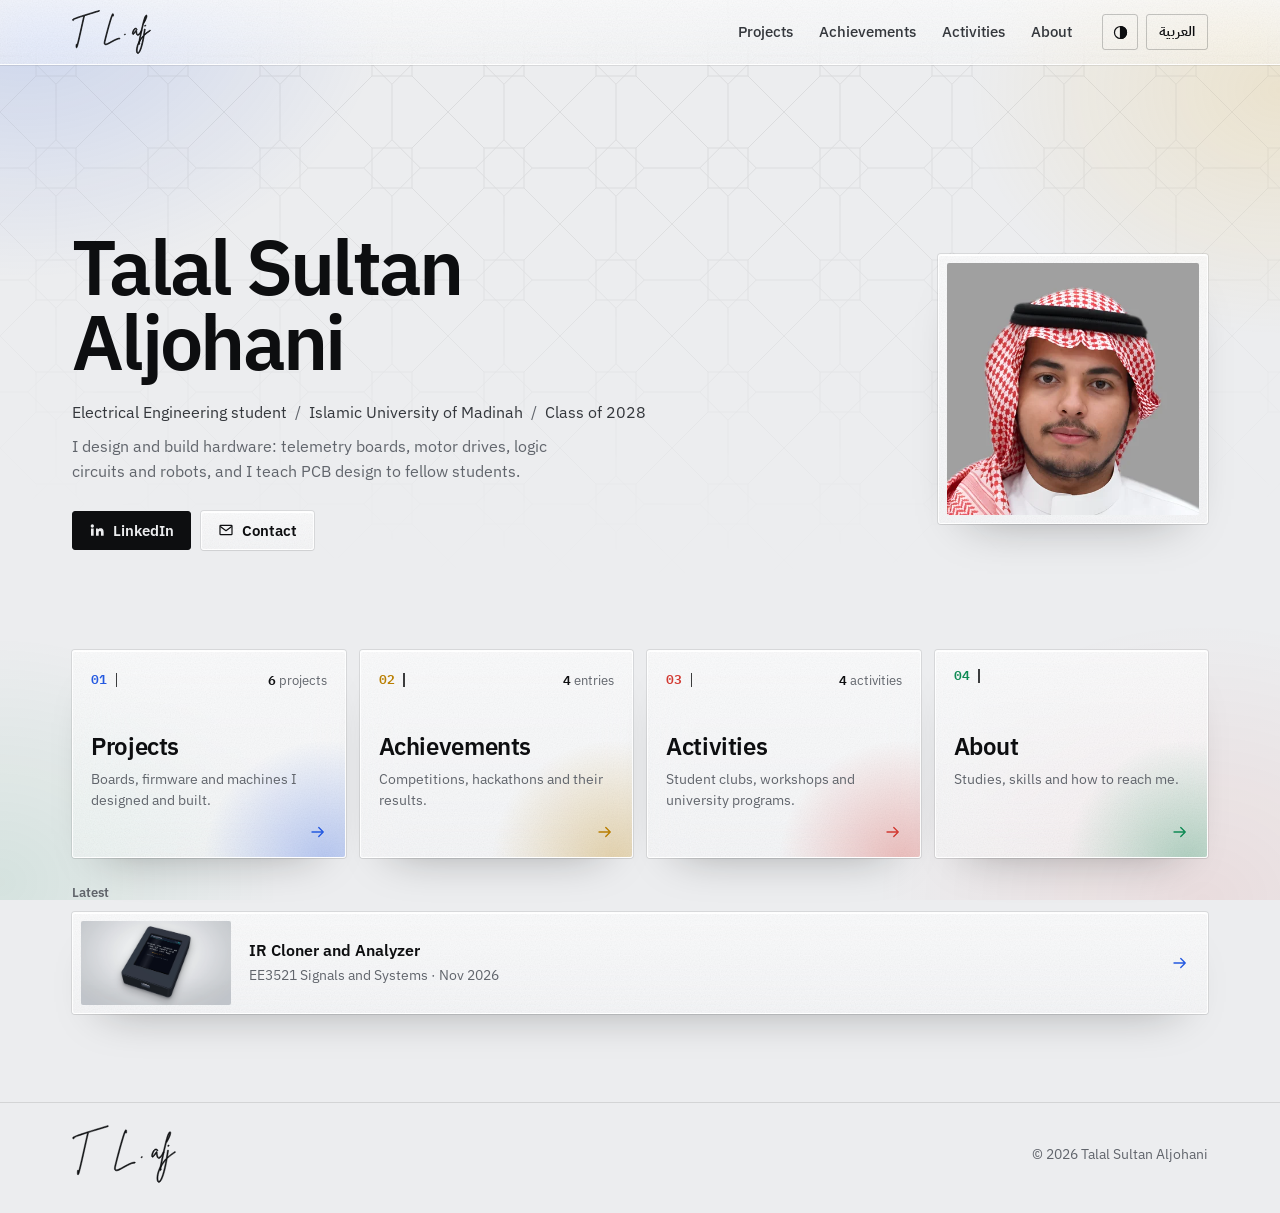
<file: index.html>
<!doctype html>
<html lang="en" dir="ltr" data-lang="en">
<head>
<meta charset="utf-8">
<meta name="viewport" content="width=device-width, initial-scale=1, viewport-fit=cover">
<title>Talal Aljohani</title>
<meta name="description" content="Portfolio of Talal Sultan Aljohani, electrical engineering student at the Islamic University of Madinah: embedded telemetry, motor control, digital logic and robotics projects.">
<meta property="og:title" content="Talal Sultan Aljohani">
<meta property="og:description" content="Electrical engineering projects: ANAQ Digital Twin, a BLDC motor with a PWM controller, a digital PWM generator and a fast line follower robot.">
<link rel="icon" href="data:image/svg+xml,%3Csvg xmlns='http://www.w3.org/2000/svg' viewBox='0 0 32 32'%3E%3Crect width='32' height='32' rx='7' fill='%23101416'/%3E%3Cpath d='M5 22V10h6v12h5V10h6v12h5' fill='none' stroke='%23F4CB4A' stroke-width='2.4'/%3E%3C/svg%3E">
<link rel="preconnect" href="https://fonts.googleapis.com">
<link rel="preconnect" href="https://fonts.gstatic.com" crossorigin>
<link rel="stylesheet" href="https://fonts.googleapis.com/css2?family=IBM+Plex+Mono:wght@400;500;600&family=IBM+Plex+Sans+Arabic:wght@400;500;600;700&family=IBM+Plex+Sans:wght@400;500;600&display=swap">
<script>
(function(){var l='en';try{l=localStorage.getItem('tsa-lang')||'en'}catch(e){}
if(location.hash==='#ar')l='ar';if(location.hash==='#en')l='en';
var h=location.hash.slice(1);var TB={projects:'projects',awards:'awards',activities:'activities',about:'about',skills:'about',contact:'about'};if(TB[h])document.documentElement.setAttribute('data-tab',TB[h]);if(['kicad','anaq','bldc','pwm','lfr','ihour','ieee','inno','engclub','sima','ircloner','hydronet','expo','twinsat'].indexOf(h)>=0)document.documentElement.setAttribute('data-view',h);
var r=document.documentElement;try{var th=localStorage.getItem('tsa-theme');if(th==='dark'||th==='light')r.setAttribute('data-theme',th)}catch(e){}r.setAttribute('data-lang',l);r.lang=l;r.dir=l==='ar'?'rtl':'ltr';})();
</script>
<style>
:root{
  color-scheme: light;
  --paper:#F0F2F1;
  --surface:#FFFFFF;
  --sunken:#E5E9E8;
  --ink:#101416;
  --ink-2:#343B41;
  --muted:#5A636B;
  --rule:#D1D7D9;
  --rule-2:#A9B1B6;
  --ch1:#8F6000;
  --ch2:#00768A;
  --ch3:#A42366;
  --ch4:#2C54C2;
  --ch5:#1D7A4C;
  --scope-panel:#161C1E;
  --scope-bg:#0A0E0F;
  --scope-grid:rgba(150,190,180,.13);
  --scope-grid-2:rgba(150,190,180,.30);
  --scope-text:#8EA29B;
  --scope-hi:#E7EDEB;
  --trace:#F4CB4A;
  --shadow:0 1px 0 rgba(16,20,22,.04), 0 18px 40px -24px rgba(16,20,22,.45);
  --display:"Archivo","Arial Narrow","Helvetica Neue",Arial,sans-serif;
  --sans:"IBM Plex Sans","Segoe UI",system-ui,-apple-system,sans-serif;
  --mono:"IBM Plex Mono","IBM Plex Sans Arabic",ui-monospace,"Cascadia Mono",Consolas,monospace;
  --arabic:"IBM Plex Sans Arabic","Segoe UI",Tahoma,system-ui,sans-serif;
  --maxw:1180px;
}
@media (prefers-color-scheme: dark){
  :root:not([data-theme="light"]){
    color-scheme: dark;
    --paper:#0C0F11;
    --surface:#141A1D;
    --sunken:#1A2024;
    --ink:#E8ECEE;
    --ink-2:#C3CAD0;
    --muted:#96A0A9;
    --rule:#262E33;
    --rule-2:#3A444B;
    --ch1:#F2C94C;
    --ch2:#46D0DF;
    --ch3:#FF7ABD;
    --ch4:#8AA8FF; --ch5:#5CD694;
    --scope-panel:#141A1C;
    --shadow:0 1px 0 rgba(0,0,0,.2), 0 18px 40px -24px rgba(0,0,0,.8);
  }
}
:root[data-theme="dark"]{
  color-scheme: dark;
  --paper:#0C0F11;
  --surface:#141A1D;
  --sunken:#1A2024;
  --ink:#E8ECEE;
  --ink-2:#C3CAD0;
  --muted:#96A0A9;
  --rule:#262E33;
  --rule-2:#3A444B;
  --ch1:#F2C94C;
  --ch2:#46D0DF;
  --ch3:#FF7ABD;
  --ch4:#8AA8FF; --ch5:#5CD694;
  --scope-panel:#141A1C;
  --shadow:0 1px 0 rgba(0,0,0,.2), 0 18px 40px -24px rgba(0,0,0,.8);
}

/* ---------- language switching ---------- */
html:not([data-lang="ar"]) .ar, html[data-lang="ar"] .en{display:none !important}

*,*::before,*::after{box-sizing:border-box}
html{scroll-behavior:smooth;scroll-padding-top:92px;-webkit-text-size-adjust:100%}
body{margin:0;background:var(--paper);color:var(--ink);font-family:var(--sans);font-size:16.5px;line-height:1.62;-webkit-font-smoothing:antialiased;text-rendering:optimizeLegibility}
html[data-lang="ar"] body{font-family:var(--arabic);font-size:17px;line-height:1.9}
html[data-lang="ar"] *{letter-spacing:0 !important}
img{max-width:100%}
a{color:inherit}
:focus-visible{outline:2px solid var(--ch4);outline-offset:3px;border-radius:4px}
h1,h2,h3,h4{text-wrap:balance}
p{margin:0}
.wrap{max-width:var(--maxw);margin-inline:auto;padding-inline:clamp(16px,4vw,32px)}
.eyebrow{font-family:var(--mono);font-weight:500;font-size:12px;line-height:1.4;letter-spacing:.12em;text-transform:uppercase;color:var(--muted);margin:0}
html[data-lang="ar"] .eyebrow{font-family:var(--arabic);font-size:13.5px;text-transform:none;font-weight:600}
.skip{position:absolute;inset-inline-start:-9999px;top:8px}
.skip:focus{inset-inline-start:12px;z-index:50;background:var(--ink);color:var(--paper);padding:8px 12px;border-radius:6px}

/* ---------- top bar ---------- */
.bar{position:sticky;top:env(safe-area-inset-top,0px);z-index:30;background:color-mix(in srgb,var(--paper) 88%,transparent);-webkit-backdrop-filter:blur(12px) saturate(1.2);backdrop-filter:blur(12px) saturate(1.2);border-bottom:1px solid var(--rule)}
.bar .wrap{display:flex;align-items:center;gap:20px;min-height:78px}
.mark{display:inline-flex;align-items:center;gap:10px;text-decoration:none;font-family:var(--mono);font-weight:600;font-size:15px;color:var(--ink);white-space:nowrap}
.mark svg{width:28px;height:28px;flex:none}
.mark .nm{font-family:var(--sans);font-weight:500;color:var(--muted);font-size:14px}
html[data-lang="ar"] .mark .nm{font-family:var(--arabic)}
.nav{margin-inline-start:auto;display:flex;align-items:center;gap:6px}
.nav ul{display:flex;gap:2px;list-style:none;margin:0;padding:0}
.nav a{display:block;padding:6px 11px;border-radius:6px;text-decoration:none;font-size:14.5px;color:var(--ink-2)}
.nav a:hover{background:var(--sunken);color:var(--ink)}
.sigmark{padding-block:6px;color:var(--ink)}
.bar .wrap > .homebtn{margin-inline-start:-6px}
.homebtn{display:inline-grid;place-items:center;width:34px;height:34px;flex:none;border-radius:9px;border:1px solid var(--rule-2);color:var(--ink-2);background:var(--surface);transition:border-color .15s ease,color .15s ease}
.homebtn:hover{border-color:var(--ink);color:var(--ink)}
.homebtn svg{width:17px;height:17px}
.mark .sig-head{display:block;height:60px;width:auto;aspect-ratio:1756.2/978.8;fill:currentColor;stroke:currentColor;stroke-width:16;stroke-linejoin:round}
.sigfoot{display:inline-flex;color:var(--ink)}
.sig-foot{display:block;height:112px;width:auto;aspect-ratio:1756.2/978.8;fill:currentColor;stroke:currentColor;stroke-width:9;stroke-linejoin:round}
.lang{margin-inline-start:8px;font:600 14px/1 var(--arabic);color:var(--ink);background:var(--surface);border:1px solid var(--rule-2);border-radius:999px;padding:8px 15px;cursor:pointer;display:inline-flex;align-items:center;gap:8px}
.lang:hover{border-color:var(--ink)}
.lang .en{font-family:var(--arabic)}
.lang .ar{font-family:var(--sans)}
.lang svg{width:15px;height:15px;opacity:.7}

/* ---------- hero ---------- */
.hero{padding-block:clamp(36px,6vw,84px) clamp(24px,4vw,48px)}
.hero .wrap{display:grid;grid-template-columns:minmax(0,1fr) minmax(0,1.08fr);gap:clamp(32px,5vw,72px);align-items:center}
h1{font-family:var(--display);font-stretch:66%;font-weight:850;font-size:clamp(3.1rem,7.6vw,6.4rem);line-height:.88;letter-spacing:-.004em;text-transform:uppercase;margin:16px 0 24px}
h1 .l2{display:block;color:var(--muted)}
html[data-lang="ar"] h1{font-family:var(--arabic);font-stretch:normal;font-weight:700;font-size:clamp(2.5rem,5.8vw,4.4rem);line-height:1.18;text-transform:none}
.lead{font-size:clamp(1.06rem,1.35vw,1.2rem);color:var(--ink-2);max-width:36em}
.cta{display:flex;flex-wrap:wrap;gap:12px;margin-top:28px}
.btn{display:inline-flex;align-items:center;gap:8px;padding:11px 18px;border-radius:8px;font-weight:600;font-size:15px;line-height:1.2;text-decoration:none;border:1px solid var(--ink);transition:transform .15s ease}
.btn:hover{transform:translateY(-1px)}
.btn.primary{background:var(--ink);color:var(--paper)}
.btn.ghost{background:transparent;color:var(--ink)}
.btn svg{width:16px;height:16px}
html[dir="rtl"] .btn svg.flip{transform:scaleX(-1)}
.me{display:flex;align-items:center;gap:20px}
.avatar{width:124px;height:124px;border-radius:50%;object-fit:cover;flex:none;background:var(--sunken);border:3px solid var(--surface);box-shadow:0 0 0 1px var(--rule-2),var(--shadow)}
.links .v a{text-decoration:none;border-bottom:1px solid var(--rule-2)}
.mailrow{display:flex;flex-wrap:wrap;align-items:center;gap:8px 12px}
.copy{font:600 12.5px/1 var(--sans);color:var(--ink);background:var(--surface);border:1px solid var(--rule-2);border-radius:999px;padding:6px 12px;cursor:pointer}
html[data-lang="ar"] .copy{font-family:var(--arabic)}
.copy:hover{border-color:var(--ink)}
.copied{font-size:13px;color:var(--ch5)}
.links .v a:hover{border-color:var(--ink)}
.facts{display:grid;grid-template-columns:repeat(3,minmax(0,1fr));margin:36px 0 0;border-top:1px solid var(--rule)}
.facts div{padding-block:14px;padding-inline-end:14px}
.facts dd{margin:4px 0 0;font-weight:500;font-size:15px;line-height:1.4}

/* ---------- oscilloscope ---------- */
.scope-fig{margin:0}
.scope{background:var(--scope-panel);border-radius:16px;padding:12px 12px 10px;box-shadow:var(--shadow);color:var(--scope-text);font-family:"IBM Plex Mono",ui-monospace,Consolas,monospace;border:1px solid #232C30}
.scope-head,.scope-foot{display:flex;justify-content:space-between;align-items:center;gap:10px 16px;flex-wrap:wrap;font-size:11.5px;letter-spacing:.06em;text-transform:uppercase;padding:2px 6px}
.scope-head{padding-bottom:10px}
.scope-head b,.scope-foot b{color:var(--scope-hi);font-weight:500}
.run{display:inline-flex;align-items:center;gap:7px;color:#8BE08F}
.run::before{content:"";width:7px;height:7px;border-radius:50%;background:#58D25E;box-shadow:0 0 8px #58D25E;animation:blink 1.4s steps(2,jump-none) infinite}
.scope-screen{background:var(--scope-bg);border-radius:8px;border:1px solid #1F292C;overflow:hidden;position:relative}
.scope-screen svg{display:block;width:100%;height:auto}
.scope-foot{padding-top:10px}
.c1{display:inline-block;background:var(--trace);color:#111;border-radius:3px;padding:0 5px;margin-inline-end:6px;font-weight:600}
.s-grid{stroke:var(--scope-grid);stroke-width:1;fill:none}
.s-ticks{stroke:var(--scope-grid-2);stroke-width:1;fill:none}
.s-trig{stroke:rgba(244,203,74,.35);stroke-width:1;stroke-dasharray:4 6;fill:none}
.s-trace{stroke:var(--trace);stroke-width:2.2;fill:none;stroke-linejoin:round;stroke-linecap:round}
.s-lbl{fill:var(--scope-text);font:500 25px "IBM Plex Mono",ui-monospace,monospace}
.s-lbl.hi{fill:var(--scope-hi)}
.s-mark{fill:var(--trace)}
.s-dot{fill:none;stroke:var(--scope-hi);stroke-width:1.5}
.beam{animation:beam 7s linear infinite}
@keyframes beam{from{transform:translateX(0)}to{transform:translateX(1060px)}}
@keyframes blink{0%{opacity:1}50%{opacity:.25}100%{opacity:1}}
.scope-cap{margin-top:14px;font-size:13.5px;line-height:1.5;color:var(--muted);max-width:52em}

/* ---------- sections ---------- */
.sec{padding-block:clamp(56px,8vw,104px)}
.home-part.sec{border-top:1px solid var(--rule)}
.sec-head{display:flex;align-items:flex-end;justify-content:space-between;gap:10px 32px;flex-wrap:wrap;border-bottom:2px solid var(--ink);padding-bottom:14px;margin-bottom:10px}
h2{font-family:var(--display);font-stretch:72%;font-weight:800;font-size:clamp(2.2rem,5vw,3.4rem);line-height:.95;text-transform:uppercase;margin:0}
html[data-lang="ar"] h2{font-family:var(--arabic);font-stretch:normal;font-weight:700;text-transform:none;line-height:1.3;font-size:clamp(1.8rem,3.8vw,2.5rem)}
.sec-head p{color:var(--muted);max-width:38em;font-size:15px}

/* channel tokens */
.k1{--ch:var(--ch1)} .k2{--ch:var(--ch2)} .k3{--ch:var(--ch3)} .k4{--ch:var(--ch4)} .k5{--ch:var(--ch5)}
.chip{display:inline-flex;align-items:center;gap:7px;font-family:"IBM Plex Mono",ui-monospace,monospace;font-weight:600;font-size:12.5px;letter-spacing:.06em;color:var(--ch);border:1px solid color-mix(in srgb,var(--ch) 45%,transparent);background:color-mix(in srgb,var(--ch) 9%,transparent);border-radius:5px;padding:3px 8px;line-height:1.3;white-space:nowrap;text-decoration:none}
.chip i{width:7px;height:7px;border-radius:50%;background:var(--ch)}
.sig{width:112px;height:26px;flex:none;overflow:visible}
.sig path{fill:none;stroke:var(--ch);stroke-width:2;stroke-linejoin:round;stroke-linecap:round;vector-effect:non-scaling-stroke}

/* ---------- index ---------- */
.index{list-style:none;margin:0;padding:0}
.index a{display:grid;grid-template-columns:84px minmax(0,1.5fr) minmax(0,1.25fr) 112px 100px;align-items:center;gap:8px 20px;padding:18px 4px;border-bottom:1px solid var(--rule);text-decoration:none;transition:background .15s ease}
.index a:hover{background:color-mix(in srgb,var(--ch) 6%,transparent)}
.ix-t{font-family:var(--display);font-stretch:78%;font-weight:750;font-size:clamp(1.25rem,2vw,1.5rem);line-height:1.1;text-transform:uppercase}
html[data-lang="ar"] .ix-t{font-family:var(--arabic);font-stretch:normal;font-weight:600;text-transform:none;font-size:1.15rem;line-height:1.5}
.ix-c{color:var(--muted);font-size:14.5px;line-height:1.4}
.ix-y{font-family:var(--mono);font-size:13px;color:var(--ink-2);font-variant-numeric:tabular-nums}
html[data-lang="ar"] .ix-y{font-family:var(--arabic);font-size:14px}

/* ---------- views ---------- */
.project{display:none}
html[data-view="expo"] #p-expo,html[data-view="ircloner"] #p-ircloner,html[data-view="sima"] #p-sima,html[data-view="hydronet"] #p-hydronet,html[data-view="twinsat"] #p-twinsat,html[data-view="ihour"] #p-ihour,html[data-view="ieee"] #p-ieee,html[data-view="inno"] #p-inno,html[data-view="engclub"] #p-engclub,html[data-view="kicad"] #p-kicad,html[data-view="anaq"] #p-anaq,html[data-view="bldc"] #p-bldc,html[data-view="pwm"] #p-pwm,html[data-view="lfr"] #p-lfr{display:block}
html[data-view] .home-part{display:none}
html[dir="rtl"] svg.flip{transform:scaleX(-1)}

/* ---------- project cards ---------- */
.cards{display:grid;grid-template-columns:repeat(2,minmax(0,1fr));gap:22px;margin-top:30px}
.card{display:grid;grid-template-rows:auto 1fr;background:var(--surface);border:1px solid var(--rule);border-radius:16px;overflow:hidden;text-decoration:none;color:inherit;transition:border-color .2s ease,transform .2s ease,box-shadow .2s ease}
.card:hover{border-color:color-mix(in srgb,var(--ch) 55%,var(--rule));transform:translateY(-3px);box-shadow:var(--shadow)}
.card-img{display:block;height:clamp(190px,22vw,250px);padding:22px;background:color-mix(in srgb,var(--ch) 7%,var(--sunken))}
.card-img img{display:block;width:100%;height:100%;object-fit:contain;transition:transform .35s ease}
.card:hover .card-img img{transform:scale(1.04)}
.card-body{display:grid;gap:8px;align-content:start;padding:18px 22px 22px}
.card-meta{display:flex;align-items:center;flex-wrap:wrap;gap:8px 12px;color:var(--muted);font-size:13.5px}
.card-t{display:block;font-family:var(--display);font-stretch:72%;font-weight:800;font-size:clamp(1.55rem,2.4vw,1.9rem);line-height:1;text-transform:uppercase;margin-top:6px}
html[data-lang="ar"] .card-t{font-family:var(--arabic);font-stretch:normal;font-weight:700;text-transform:none;font-size:1.35rem;line-height:1.4}
.card-d{color:var(--ink-2);font-size:15px;line-height:1.55}
.more{display:inline-flex;align-items:center;gap:6px;margin-top:6px;font-weight:600;font-size:14.5px;color:var(--ch)}
.more svg{width:16px;height:16px;transition:translate .2s ease}
.card:hover .more svg{translate:3px 0}
html[dir="rtl"] .card:hover .more svg{translate:-3px 0}

.card.feature{grid-column:1/-1;grid-template-columns:minmax(0,1.15fr) minmax(0,1fr);grid-template-rows:none}
.card.feature .card-img{height:auto;min-height:260px;padding:26px}
.card.feature .card-body{align-content:center;padding:26px 30px}
.card.feature .card-t{font-size:clamp(1.8rem,3vw,2.4rem)}
.badge{font-family:"IBM Plex Mono",monospace;font-size:11.5px;letter-spacing:.08em;text-transform:uppercase;color:var(--ch);font-weight:600}
html[data-lang="ar"] .badge{font-family:var(--arabic);font-size:12.5px}

/* ---------- awards ---------- */
.award{margin-top:28px;border:1px solid var(--rule);border-radius:16px;background:var(--surface);padding:clamp(18px,3vw,30px)}
.award .gallery{margin-top:24px}
.award + .award{margin-top:20px}
.award.split{display:grid;grid-template-columns:minmax(0,1fr) minmax(0,1fr);gap:clamp(20px,3vw,36px);align-items:center}
.award.split .aw-head{grid-template-columns:minmax(0,1fr);gap:16px}
.award.split .aw-place{justify-self:start;grid-auto-flow:column;align-items:center;gap:10px;padding:12px 18px;min-width:0}
.award.split .aw-n{font-size:2.6rem}
.award.split .frame.tall{--fh:clamp(220px,24vw,300px)}
.k4 .aw-place{background:color-mix(in srgb,var(--ch4) 12%,var(--surface));border-color:color-mix(in srgb,var(--ch4) 38%,var(--rule));color:var(--ch4)}
.chip.ext svg{width:13px;height:13px}
.btn-row{display:flex;flex-wrap:wrap;gap:8px}
.video-player{background:#000}
.video-player video{display:block;width:100%;height:100%;object-fit:contain;background:#000}
.tl.steps li{grid-template-columns:minmax(0,1fr);gap:2px}
.gallery .fig.wide{grid-column:1/-1}
.gallery .fig.wide .frame{aspect-ratio:1400/618}.gallery .fig.shots .frame{aspect-ratio:1395/634;background:#000}
.team{list-style:none;margin:8px 0 0;padding:0;display:grid;gap:8px}
.team li{display:grid;gap:1px}
.team b{font-weight:600;font-size:14.5px}
.team span{color:var(--muted);font-size:13px}
.desc .live + .live{margin-top:10px}
.chip-row{display:flex;flex-wrap:wrap;gap:8px}
.k5 .aw-place{background:color-mix(in srgb,var(--ch5) 12%,var(--surface));border-color:color-mix(in srgb,var(--ch5) 38%,var(--rule));color:var(--ch5)}
.gallery .field-fig{align-self:start}
.field-fig{margin:0;display:grid;gap:12px;padding:18px;border:1px solid var(--rule);border-radius:12px;background:var(--paper)}
.field{display:block;width:100%;height:auto}
.field .d{fill:var(--rule-2);opacity:.95}
.field .d.on{fill:var(--ch4);opacity:1}
.field .d.us{fill:var(--ch1);opacity:1}
.field .ring{fill:none;stroke:var(--ch1);stroke-width:1.8}
.legend{display:flex;flex-wrap:wrap;gap:6px 18px;font-size:13px;color:var(--muted)}
.legend > span{display:inline-flex;align-items:center;gap:7px}
.lg{width:9px;height:9px;border-radius:50%;background:var(--rule-2);display:inline-block}
.lg.on{background:var(--ch4)}
.lg.us{background:var(--ch1);box-shadow:0 0 0 2px var(--surface),0 0 0 3.5px var(--ch1)}
.aw-head{display:grid;grid-template-columns:auto minmax(0,1fr);gap:clamp(18px,3vw,36px);align-items:center}
.aw-place{display:grid;justify-items:center;gap:2px;padding:18px 22px;border-radius:14px;background:color-mix(in srgb,var(--ch1) 12%,var(--surface));border:1px solid color-mix(in srgb,var(--ch1) 38%,var(--rule));color:var(--ch1);min-width:132px}
.aw-place svg{width:30px;height:30px}
.aw-n{font-family:var(--display);font-stretch:70%;font-weight:850;font-size:3.4rem;line-height:.95;color:var(--ink)}
.aw-n sup{font-size:.4em;vertical-align:super;margin-inline-start:2px}
.aw-l{font-family:"IBM Plex Mono",monospace;font-size:12px;letter-spacing:.12em;text-transform:uppercase;font-weight:600}
html[data-lang="ar"] .aw-l{font-family:var(--arabic);font-size:14px}
.aw-txt{display:grid;gap:8px;justify-items:start}
.aw-txt h3{margin:0;font-family:var(--display);font-stretch:74%;font-weight:800;font-size:clamp(1.5rem,3vw,2.2rem);line-height:1.02;text-transform:uppercase}
html[data-lang="ar"] .aw-txt h3{font-family:var(--arabic);font-stretch:normal;font-weight:700;text-transform:none;font-size:clamp(1.3rem,2.6vw,1.7rem);line-height:1.4}
.aw-txt > p:not(.eyebrow){color:var(--ink-2);max-width:40em}
.prize{display:inline-flex;align-items:center;gap:6px;font-size:13px;font-weight:600;color:var(--ch1);text-decoration:none;border:1px solid color-mix(in srgb,var(--ch1) 40%,transparent);background:color-mix(in srgb,var(--ch1) 10%,transparent);border-radius:999px;padding:3px 10px 3px 8px;line-height:1.3}
.prize svg{width:14px;height:14px}
.empty{margin-top:26px;border:1px dashed var(--rule-2);border-radius:14px;padding:30px 24px;display:flex;align-items:center;gap:18px;color:var(--muted);background:color-mix(in srgb,var(--surface) 55%,transparent)}
.empty svg{width:34px;height:34px;flex:none;color:var(--ch1)}
.empty b{display:block;color:var(--ink);font-weight:600;margin-bottom:2px}

/* ---------- activities ---------- */
.acts{list-style:none;margin:26px 0 0;padding:0;border-top:1px solid var(--rule)}
.act{display:grid;grid-template-columns:130px minmax(0,1fr) auto;gap:8px 26px;align-items:center;padding:22px 8px;border-bottom:1px solid var(--rule);text-decoration:none;color:inherit;transition:background .15s ease}
.act:hover{background:color-mix(in srgb,var(--ch) 6%,transparent)}
.act-when{font-family:"IBM Plex Mono",monospace;font-size:13px;color:var(--muted);font-variant-numeric:tabular-nums}
html[data-lang="ar"] .act-when{font-family:var(--arabic);font-size:14px}
.act-main{display:grid;gap:6px;justify-items:start}
.act-org{font-family:var(--display);font-stretch:74%;font-weight:800;font-size:clamp(1.35rem,2.4vw,1.8rem);line-height:1.02;text-transform:uppercase}
html[data-lang="ar"] .act-org{font-family:var(--arabic);font-stretch:normal;font-weight:700;text-transform:none;font-size:1.3rem;line-height:1.4}
.act-d{color:var(--ink-2);font-size:15px}
.act-go{color:var(--ch)}
.act-go svg{width:22px;height:22px;transition:translate .2s ease}
.act:hover .act-go svg{translate:4px 0}
html[dir="rtl"] .act:hover .act-go svg{translate:-4px 0}
.rolepill{display:inline-flex;align-items:center;font-size:12.5px;font-weight:600;color:var(--ch);border:1px solid color-mix(in srgb,var(--ch) 45%,transparent);background:color-mix(in srgb,var(--ch) 9%,transparent);border-radius:999px;padding:2px 11px;line-height:1.5;white-space:nowrap}
.topics{list-style:none;margin:0;padding:0;display:flex;flex-wrap:wrap;gap:8px}
.topics li{font-size:14px;padding:5px 12px;border-radius:999px;border:1px solid color-mix(in srgb,var(--ch) 40%,var(--rule));background:color-mix(in srgb,var(--ch) 7%,transparent);color:var(--ink-2)}
.tl{list-style:none;margin:0;padding:0;border-top:1px solid var(--rule)}
.tl li{display:grid;grid-template-columns:118px minmax(0,1fr);gap:14px;padding-block:13px;border-bottom:1px solid var(--rule)}
.tl time{font-family:"IBM Plex Mono",monospace;font-size:12.5px;font-weight:600;color:var(--ch);padding-top:3px;font-variant-numeric:tabular-nums}
html[data-lang="ar"] .tl time{font-family:var(--arabic);font-size:13.5px;padding-top:1px}
.tl b{display:block;font-weight:600;line-height:1.4}
.tl .d{display:block;color:var(--ink-2);font-size:14.5px;line-height:1.55;margin-top:2px}
.stats{display:grid;grid-template-columns:repeat(4,minmax(0,1fr));gap:12px}
.stat{display:grid;gap:6px;align-content:start;padding:16px;border:1px solid var(--rule);border-radius:12px;background:var(--surface)}
.stat b{font-family:var(--display);font-stretch:70%;font-weight:850;font-size:2.3rem;line-height:1;color:var(--ch);font-variant-numeric:tabular-nums}
.stat span{font-size:13.5px;line-height:1.4;color:var(--muted)}
.posters{display:grid;grid-template-columns:repeat(5,minmax(0,1fr));gap:16px 14px;margin-top:44px}
.posters .fig{grid-column:auto}
.posters .frame,.side-fig .frame{height:auto;aspect-ratio:778/1100;background:#0F1113;border-color:#23292D}
.posters .frame img,.side-fig .frame img{object-fit:cover;object-position:top}
.side-fig{margin-top:24px}
.side-fig .frame{aspect-ratio:891/1100}
a.inl{text-decoration:none;border-bottom:1px solid var(--rule-2)}
a.inl:hover{border-color:var(--ink)}

/* ---------- project page chrome ---------- */
.crumbs{display:flex;align-items:center;justify-content:space-between;gap:12px;margin-bottom:30px;padding-bottom:14px;border-bottom:1px solid var(--rule)}
.back{display:inline-flex;align-items:center;gap:8px;padding:7px 12px;margin-inline-start:-12px;border-radius:8px;text-decoration:none;font-weight:500;color:var(--ink-2)}
.back:hover{background:var(--sunken);color:var(--ink)}
.back svg{width:17px;height:17px}
.pos{font-family:"IBM Plex Mono",monospace;font-size:12.5px;color:var(--muted)}
.pn{display:grid;grid-template-columns:repeat(2,minmax(0,1fr));gap:16px;margin-top:60px;padding-top:26px;border-top:1px solid var(--rule)}
.pn a{display:grid;gap:4px;padding:16px 18px;border:1px solid var(--rule);border-radius:12px;background:var(--surface);text-decoration:none;transition:border-color .2s ease}
.pn a:hover{border-color:var(--ch)}
.pn .next{grid-column:2;text-align:end}
.pn b{font-weight:600;line-height:1.35}
.pn .prev{grid-column:1}
.pn small{display:inline-flex;align-items:center;gap:6px}
.pn .next small{justify-content:flex-end}
.pn .prev small::before{content:"←";font-size:14px;letter-spacing:0}
.pn .next small::after{content:"→";font-size:14px;letter-spacing:0}
html[dir="rtl"] .pn .prev small::before{content:"→"}
html[dir="rtl"] .pn .next small::after{content:"←"}

/* ---------- project ---------- */
.project{padding-block:clamp(22px,3vw,34px) clamp(56px,8vw,90px)}
.p-meta{display:flex;align-items:center;flex-wrap:wrap;gap:10px 16px;color:var(--muted);font-size:14px}
.p-meta .sep{width:1px;height:14px;background:var(--rule-2)}
h3.p-title{font-family:var(--display);font-stretch:68%;font-weight:850;font-size:clamp(2.4rem,6vw,4.4rem);line-height:.9;text-transform:uppercase;margin:18px 0 14px;max-width:16ch}
html[data-lang="ar"] h3.p-title{font-family:var(--arabic);font-stretch:normal;font-weight:700;text-transform:none;line-height:1.3;font-size:clamp(1.9rem,4.2vw,2.9rem);max-width:none}
.p-sub{font-size:clamp(1.08rem,1.5vw,1.25rem);color:var(--ink-2);max-width:40em}
.p-body{display:grid;grid-template-columns:minmax(0,1.3fr) minmax(0,.9fr);gap:clamp(28px,4.5vw,64px);margin-top:36px;align-items:start}
.p-text{display:grid;gap:18px;max-width:40em}
.p-text h4{margin:10px 0 0}
.done{list-style:none;margin:0;padding:0;display:grid;gap:10px}
.done li{position:relative;padding-inline-start:22px}
.done li::before{content:"";position:absolute;inset-inline-start:2px;top:.62em;width:8px;height:8px;background:var(--ch);border-radius:1px}
.note{padding:16px 18px;border-radius:10px;background:color-mix(in srgb,var(--ch) 8%,var(--surface));border:1px solid color-mix(in srgb,var(--ch) 32%,var(--rule));display:grid;gap:6px}
.note .eyebrow{color:var(--ch)}
.live{display:flex;align-items:center;justify-content:space-between;flex-wrap:wrap;gap:14px 20px;padding:16px 18px;border-radius:10px;border:1px solid var(--rule-2);background:var(--surface)}
.live-t{font-weight:600}
.live-d{font-size:14.5px;color:var(--muted);max-width:30em}
.note p{font-size:15.5px;color:var(--ink-2)}

.spec{width:100%;border-collapse:collapse;font-size:14.5px}
.spec caption{caption-side:top;text-align:start;padding-bottom:10px;border-bottom:2px solid var(--ink)}
.spec th{text-align:start;font-weight:500;color:var(--muted);padding-block:9px;padding-inline-end:14px;border-bottom:1px solid var(--rule);vertical-align:top;width:40%;line-height:1.4}
.spec td{unicode-bidi:plaintext;padding-block:9px;border-bottom:1px solid var(--rule);font-family:var(--mono);font-size:13.5px;line-height:1.45;font-variant-numeric:tabular-nums;color:var(--ink)}
html[data-lang="ar"] .spec td{font-size:14px}
.people{margin:20px 0 0;display:grid;gap:12px;font-size:14.5px}
.people dd{margin:3px 0 0;color:var(--ink-2);line-height:1.5}

/* modes (ANAQ) */
.panel{margin-top:44px;display:grid;gap:14px}
.modes{list-style:none;margin:0;padding:0;display:grid;grid-template-columns:repeat(4,minmax(0,1fr));border:1px solid var(--rule);border-radius:12px;overflow:hidden;background:var(--surface)}
.modes li{padding:18px;display:grid;gap:6px;align-content:start;border-inline-start:1px solid var(--rule)}
.modes li:first-child{border-inline-start:0}
.m-top{display:flex;align-items:center;gap:10px}
.m-n{font-family:"IBM Plex Mono",monospace;font-size:12px;color:var(--muted)}
.m-name{font-weight:600}
.m-led{font-family:var(--mono);font-size:12px;color:var(--muted)}
html[data-lang="ar"] .m-led{font-family:var(--arabic);font-size:13px}
.modes p{font-size:14px;color:var(--ink-2);line-height:1.5}
.led{width:11px;height:11px;border-radius:50%;flex:none}
.led.b{background:#3D8BFF;box-shadow:0 0 0 3px rgba(61,139,255,.18),0 0 10px rgba(61,139,255,.8)}
.led.g{background:#3FCB5B;box-shadow:0 0 0 3px rgba(63,203,91,.18),0 0 10px rgba(63,203,91,.8)}
.led.slow{animation:blink 1.8s steps(2,jump-none) infinite}
.led.fast{animation:blink .45s steps(2,jump-none) infinite}

/* signal chain */
.chain{list-style:none;margin:0;padding:0;display:grid;grid-template-columns:repeat(6,minmax(0,1fr));gap:14px}
.chain li{position:relative;padding:14px;border:1px solid var(--rule);border-radius:10px;background:var(--surface);display:grid;gap:4px;align-content:start}
.chain li + li::before{content:"";position:absolute;top:50%;inset-inline-start:-12px;width:10px;height:10px;border-top:2px solid var(--ch);border-inline-end:2px solid var(--ch);transform:translateY(-50%) rotate(45deg)}
html[dir="rtl"] .chain li + li::before{transform:translateY(-50%) rotate(-45deg)}
.chain b{font-size:14.5px;line-height:1.3}
.chain span{unicode-bidi:plaintext;font-family:var(--mono);font-size:12px;color:var(--muted);line-height:1.45}
html[data-lang="ar"] .chain span{font-size:12.5px}

/* gallery */
.gallery{--fh:clamp(220px,27vw,330px);display:grid;grid-template-columns:repeat(12,minmax(0,1fr));gap:20px 18px;margin-top:44px}
.fig{margin:0;display:grid;gap:9px;align-content:start}
.s3{grid-column:span 3}.s4{grid-column:span 4}.s5{grid-column:span 5}.s6{grid-column:span 6}.s7{grid-column:span 7}.s8{grid-column:span 8}.s12{grid-column:span 12}
.frame{display:block;height:var(--fh);border-radius:10px;overflow:hidden;background:var(--sunken);border:1px solid var(--rule);cursor:zoom-in;position:relative}
.frame img{display:block;width:100%;height:100%;object-fit:contain;transition:transform .35s ease}
.frame:hover img{transform:scale(1.025)}
.frame.pad img{padding:16px}
.frame.cover img{object-fit:cover}
.frame.white{background:#FFFFFF;border-color:var(--rule)}
.frame.night{background:#0F1113;border-color:#23292D}
.frame.tall{--fh:clamp(260px,34vw,420px)}
.fig figcaption{font-size:13.5px;color:var(--muted);line-height:1.45}
.fn{font-family:"IBM Plex Mono",monospace;font-size:12px;color:var(--ink);margin-inline-end:6px;white-space:nowrap}
html[data-lang="ar"] .fn{font-family:var(--arabic);font-weight:600;font-size:13px}

.tags{list-style:none;margin:28px 0 0;padding:0;display:flex;flex-wrap:wrap;gap:8px}
.tags li{font-family:"IBM Plex Mono",monospace;font-size:12.5px;padding:4px 10px;border:1px solid var(--rule-2);border-radius:999px;color:var(--ink-2)}

/* PWM widget */
.pwm{margin-top:44px;border:1px solid var(--rule);border-radius:14px;background:var(--surface);padding:clamp(16px,2.6vw,26px);display:grid;grid-template-columns:minmax(0,.85fr) minmax(0,1.15fr);gap:clamp(20px,3vw,40px);align-items:center}
.pwm-l{display:grid;gap:14px}
.pwm-l h4{margin:0;font-size:1.15rem}
.pwm-l > p{color:var(--ink-2);font-size:15px}
.dipbox{direction:ltr;display:inline-grid;gap:6px;justify-self:start;background:#1F4FA8;border-radius:8px;padding:10px 12px 8px;box-shadow:inset 0 -3px 0 rgba(0,0,0,.25)}
html[dir="rtl"] .dipbox{justify-self:end}
.dipbox .on{font:600 11px "IBM Plex Mono",monospace;color:#fff;letter-spacing:.08em}
.dips{display:flex;gap:6px}
.dip{appearance:none;border:0;padding:0;width:26px;height:44px;border-radius:4px;background:#0E2F6E;position:relative;cursor:pointer}
.dip::after{content:"";position:absolute;left:4px;right:4px;height:18px;bottom:4px;border-radius:3px;background:#F4F6F8;transition:bottom .15s ease}
.dip[aria-pressed="true"]::after{bottom:22px}
.dip:focus-visible{outline:2px solid #F4CB4A;outline-offset:2px}
.dipw{display:flex;gap:6px}
.dipw span{width:26px;text-align:center;font:500 10.5px "IBM Plex Mono",monospace;color:#CFE0FF}
.readout{direction:ltr;display:flex;flex-wrap:wrap;gap:6px 18px;font-family:"IBM Plex Mono",monospace;font-size:14px;color:var(--ink-2);font-variant-numeric:tabular-nums}
html[dir="rtl"] .readout{justify-content:flex-end}
.readout b{color:var(--ink);font-weight:600}
.readout .duty b{color:var(--ch3);font-size:1.35em}
.pwm-plot{direction:ltr}
.pwm-plot svg{display:block;width:100%;height:auto}
.pp-axis{stroke:var(--rule-2);stroke-width:1;fill:none}
.pp-grid{stroke:var(--rule);stroke-width:1;fill:none;stroke-dasharray:3 5}
.pp-ramp{stroke:var(--ink-2);stroke-width:1.6;fill:none}
.pp-b{stroke:var(--ch3);stroke-width:2;fill:none;stroke-dasharray:6 5}
.pp-hi{fill:color-mix(in srgb,var(--ch3) 14%,transparent)}
.pp-out{stroke:var(--ch3);stroke-width:2.6;fill:none;stroke-linejoin:round}
.pp-t{fill:var(--muted);font:500 12px "IBM Plex Mono",monospace}
.pp-t.b{fill:var(--ch3)}

/* skills */
.skills{display:grid;grid-template-columns:repeat(3,minmax(0,1fr));gap:0;margin-top:26px;border-top:1px solid var(--rule)}
.skill{padding:22px 22px 24px 0;padding-inline:0 22px;border-bottom:1px solid var(--rule);display:grid;gap:12px;align-content:start}
.skill h3{margin:0;font-size:1.08rem;font-weight:600}
.skill ul{list-style:none;margin:0;padding:0;display:flex;flex-wrap:wrap;gap:6px 14px;color:var(--ink-2);font-size:15px}
.skill ul li{position:relative}
.skill .ev{display:flex;flex-wrap:wrap;gap:6px}
.skill .ev .chip{font-size:11.5px;padding:2px 7px}

/* about */
.about{display:grid;grid-template-columns:minmax(0,1fr) minmax(0,1fr);gap:clamp(28px,5vw,72px);margin-top:30px;align-items:start}
.about-text{display:grid;gap:16px;font-size:1.08rem;color:var(--ink-2);max-width:36em}
.edu{margin:0;display:grid;gap:0;border-top:2px solid var(--ink)}
.edu div{display:grid;grid-template-columns:130px minmax(0,1fr);gap:14px;padding-block:12px;border-bottom:1px solid var(--rule)}
.edu dt{color:var(--muted);font-size:14px}
.edu dd{margin:0;font-weight:500}
.courses{width:100%;border-collapse:collapse;margin-top:26px;font-size:14.5px}
.courses caption{caption-side:top;text-align:start;padding-bottom:10px}
.courses td{padding-block:10px;border-bottom:1px solid var(--rule);vertical-align:top;padding-inline-end:12px}
.courses td:first-child{font-family:"IBM Plex Mono",monospace;font-size:13px;white-space:nowrap;color:var(--ink)}
.courses td:last-child{padding-inline-end:0;text-align:end}

/* contact */
.contact{display:grid;grid-template-columns:minmax(0,1fr);margin-top:30px;max-width:720px}
.contact-lead{font-size:clamp(1.15rem,2vw,1.45rem);line-height:1.45;max-width:26em}
.links{list-style:none;margin:0;padding:0;border-top:2px solid var(--ink)}
.links li{display:grid;grid-template-columns:120px minmax(0,1fr);gap:14px;align-items:center;padding-block:14px;border-bottom:1px solid var(--rule)}
.links .k{color:var(--muted);font-size:14px}
.links .v{font-family:var(--mono);font-size:14.5px;overflow-wrap:anywhere}
.todo{display:inline-block;border:1px dashed var(--rule-2);border-radius:6px;padding:2px 8px;color:var(--muted);font-family:var(--sans);font-size:13.5px}
html[data-lang="ar"] .todo{font-family:var(--arabic)}

footer{border-top:1px solid var(--rule);padding-block:26px 34px;color:var(--muted);font-size:13.5px}
footer .wrap{display:flex;flex-wrap:wrap;justify-content:space-between;gap:14px 24px;align-items:center}
footer .mark{font-size:13.5px}

/* lightbox */
dialog.lb{border:0;padding:0;background:transparent;max-width:min(1200px,94vw);max-height:92vh;color:#E8ECEE}
dialog.lb::backdrop{background:rgba(6,8,9,.86)}
dialog.lb figure{margin:0;display:grid;gap:10px}
dialog.lb img{display:block;max-width:100%;max-height:80vh;margin-inline:auto;border-radius:8px;background:#fff}
dialog.lb figcaption{font-size:14px;text-align:center;color:#C9D1D6}
dialog.lb .x{position:fixed;top:14px;inset-inline-end:16px;width:40px;height:40px;border-radius:50%;border:1px solid rgba(255,255,255,.3);background:rgba(20,24,26,.8);color:#fff;font-size:22px;line-height:1;cursor:pointer}

/* ---------- responsive ---------- */
@media (max-width: 1020px){
  .chain{grid-template-columns:repeat(3,minmax(0,1fr))}
  .modes{grid-template-columns:repeat(2,minmax(0,1fr))}
  .modes li:nth-child(3){border-inline-start:0}
  .modes li:nth-child(n+3){border-top:1px solid var(--rule)}
  .skills{grid-template-columns:repeat(2,minmax(0,1fr))}
  .index a{grid-template-columns:84px minmax(0,1.4fr) minmax(0,1.2fr) 100px}
  .index .sig{display:none}
}
@media (max-width: 900px){
  .posters{grid-template-columns:repeat(3,minmax(0,1fr))}
  .stats{grid-template-columns:repeat(2,minmax(0,1fr))}
  .hero .wrap,.p-body,.about,.contact,.pwm{grid-template-columns:minmax(0,1fr)}
  .nav ul{display:none}
}
@media (max-width: 760px){
  .cards{grid-template-columns:minmax(0,1fr)}
  .act{grid-template-columns:minmax(0,1fr) auto;padding-inline:4px}
  .act-when{grid-column:1/-1}
  .posters{grid-template-columns:repeat(2,minmax(0,1fr))}
  .posters .frame,.side-fig .frame{max-height:none}
  .posters .frame img,.side-fig .frame img{height:100%;max-height:none}
  .tl li{grid-template-columns:minmax(0,1fr);gap:2px}
  .mark .sig-head{height:50px}
  .avatar{width:104px;height:104px}
  .sig-foot{height:80px}
  .aw-head{grid-template-columns:minmax(0,1fr)}
  .award.split{grid-template-columns:minmax(0,1fr)}
  .aw-place{justify-self:start;grid-auto-flow:column;align-items:center;gap:10px;padding:12px 16px;min-width:0}
  .aw-n{font-size:2.4rem}
  .card.feature{grid-template-columns:minmax(0,1fr);grid-template-rows:auto 1fr}
  .card.feature .card-img{height:clamp(190px,50vw,250px);min-height:0}
  .card.feature .card-body{padding:18px 22px 22px}
  .pn{gap:10px}
  .pn a{padding:12px 14px}
  .pn b{font-size:14px}
}
@media (max-width: 720px){
  .index a{grid-template-columns:auto minmax(0,1fr);grid-template-areas:"c t" ". d" ". y";gap:4px 14px;padding-block:16px}
  .index .chip{grid-area:c;align-self:start;margin-top:4px}
  .index .ix-t{grid-area:t}.index .ix-c{grid-area:d}.index .ix-y{grid-area:y}
  .facts{grid-template-columns:minmax(0,1fr)}
  .facts div{border-bottom:1px solid var(--rule)}
  .gallery{grid-template-columns:minmax(0,1fr)}
  .gallery .fig{grid-column:auto}
  .frame,.frame.tall{height:auto;max-height:440px}
  .frame img{height:auto;max-height:440px}
  .skills{grid-template-columns:minmax(0,1fr)}
  .edu div,.links li{grid-template-columns:100px minmax(0,1fr)}
  .scope-foot span:nth-child(4){display:none}
}
@media (max-width: 520px){
  .chain{grid-template-columns:minmax(0,1fr)}
  .chain li + li::before{top:-12px;inset-inline-start:22px;transform:rotate(135deg)}
  html[dir="rtl"] .chain li + li::before{transform:rotate(135deg)}
  .modes{grid-template-columns:minmax(0,1fr)}
  .modes li{border-inline-start:0 !important;border-top:1px solid var(--rule)}
  .modes li:first-child{border-top:0}
  .mark .nm{display:none}
  .dip{width:22px;height:40px}.dips,.dipw{gap:5px}.dipw span{width:22px}
}
@media (prefers-reduced-motion: reduce){
  html{scroll-behavior:auto}
  .beam{display:none}
  .run::before,.led.slow,.led.fast{animation:none}
  .frame img,.btn,.card,.card-img img,.more svg{transition:none}
}

/* =====================================================================
   Simple theme: calmer type, one accent, fewer lines and badges.
   Loaded last so it overrides the rules above.
   ===================================================================== */
:root{
  --paper:#F7F7F5; --surface:#FFFFFF; --sunken:#EFF0EE; --ink:#15181B; --ink-2:#3B4148; --muted:#646C74;
  --rule:#E3E5E6; --rule-2:#C9CDD1; --accent:#2B5DD1; --accent-soft:#EAF0FC; --on-accent:#FFFFFF;
  --display:var(--sans);
}
@media (prefers-color-scheme: dark){
  :root:not([data-theme="light"]){
    --paper:#101315; --surface:#171B1E; --sunken:#1D2226; --ink:#ECEFF1; --ink-2:#C6CDD3; --muted:#98A1A9;
    --rule:#252B30; --rule-2:#39424A; --accent:#8FB0FF; --accent-soft:#1B2436; --on-accent:#0D1420;
  }
}
:root[data-theme="dark"]{
  --paper:#101315; --surface:#171B1E; --sunken:#1D2226; --ink:#ECEFF1; --ink-2:#C6CDD3; --muted:#98A1A9;
  --rule:#252B30; --rule-2:#39424A; --accent:#8FB0FF; --accent-soft:#1B2436; --on-accent:#0D1420;
}
.k1,.k2,.k3,.k4,.k5{--ch:var(--accent)}

/* type: sentence case everywhere, one family */
h1,h2,h3,.p-title,.card-t,.act-org,.aw-n,.stat b{font-family:var(--sans);font-stretch:normal;text-transform:none;letter-spacing:-.012em}
html[data-lang="ar"] h1,html[data-lang="ar"] h2,html[data-lang="ar"] h3,html[data-lang="ar"] .p-title,html[data-lang="ar"] .card-t,html[data-lang="ar"] .act-org{font-family:var(--arabic)}
.eyebrow{font-family:var(--sans);font-size:13px;font-weight:600;letter-spacing:0;text-transform:none;color:var(--muted)}
.chip:not(.ext),.fn,.skill .ev,.sig{display:none}
.chip.ext{color:var(--accent);border-color:color-mix(in srgb,var(--accent) 35%,transparent);background:var(--accent-soft)}
.spec td,.links .v{font-family:var(--sans)}
.pos{font-family:var(--sans)}

/* header */
.bar{background:color-mix(in srgb,var(--paper) 92%,transparent)}

/* hero */
.hero{padding-block:clamp(40px,7vw,88px) clamp(24px,4vw,40px)}
.hero .wrap{display:block}
.hero .wrap > div{max-width:780px}
.me{gap:clamp(18px,3vw,28px);align-items:center}
.avatar{width:132px;height:132px;border-width:4px;box-shadow:0 0 0 1px var(--rule-2)}
.me-t{display:grid;gap:6px}
h1{font-weight:700;font-size:clamp(2rem,4.6vw,3.1rem);line-height:1.1;margin:0}
html[data-lang="ar"] h1{font-size:clamp(1.9rem,4.4vw,2.8rem);line-height:1.3}
.role{color:var(--muted);font-size:clamp(1rem,1.6vw,1.1rem)}
.lead{margin-top:26px;font-size:clamp(1.05rem,1.5vw,1.16rem);line-height:1.7;max-width:44em}
.btn.primary{background:var(--accent);border-color:var(--accent);color:var(--on-accent)}
.btn.ghost{border-color:var(--rule-2)}
.facts-line{list-style:none;margin:28px 0 0;padding:0;display:flex;flex-wrap:wrap;gap:8px 22px;color:var(--muted);font-size:14.5px}
.facts-line li{display:inline-flex;align-items:center;gap:8px}
.facts-line li::before{content:"";width:6px;height:6px;border-radius:50%;background:var(--accent)}

/* sections */
.sec{padding-block:clamp(48px,7vw,84px)}
.home-part.sec{border-top:0}
.sec-head{border-bottom:0;padding-bottom:0;margin-bottom:6px;align-items:baseline}
h2{font-weight:700;font-size:clamp(1.7rem,3.4vw,2.3rem);line-height:1.2}
html[data-lang="ar"] h2{font-size:clamp(1.6rem,3.2vw,2.1rem)}

/* cards (projects + awards) */
.cards{gap:20px}
.cards-3{grid-template-columns:repeat(3,minmax(0,1fr))}
.card{border-radius:14px;border-color:var(--rule);box-shadow:0 1px 2px rgba(0,0,0,.03)}
.card:hover{transform:translateY(-2px);border-color:var(--rule-2);box-shadow:0 10px 30px -18px rgba(0,0,0,.35)}
.card-img{background:var(--sunken)}
.card-img.photo{padding:0;height:clamp(170px,17vw,200px)}
.card-img.photo img{object-fit:cover}
.card-t{font-weight:650;font-size:clamp(1.15rem,1.7vw,1.3rem);line-height:1.3;margin-top:2px}
html[data-lang="ar"] .card-t{font-size:1.15rem;line-height:1.5}
.card.feature .card-t{font-size:clamp(1.35rem,2.2vw,1.65rem)}
.card-meta{font-size:13.5px}
.card-d{font-size:14.5px}
.more{color:var(--accent);font-size:14px}
.place{justify-self:start;font-size:12.5px;font-weight:700;color:var(--accent);background:var(--accent-soft);border-radius:999px;padding:3px 10px}
.prize{color:var(--accent);border-color:color-mix(in srgb,var(--accent) 35%,transparent);background:var(--accent-soft)}

/* activities list */
.acts{border-top:1px solid var(--rule)}
.act{padding-block:18px}
.act-org{font-weight:650;font-size:clamp(1.12rem,1.8vw,1.3rem);line-height:1.3}
.rolepill{color:var(--accent);background:var(--accent-soft);border-color:transparent}

/* skills */
.skills{border-top:0;gap:14px}
.skill{border:1px solid var(--rule);border-radius:12px;background:var(--surface);padding:18px 20px}
.skill h3{font-size:1.02rem}

/* about + contact */
.edu{border-top:1px solid var(--rule)}
.links{border-top:1px solid var(--rule)}

/* detail pages: one comfortable reading column */
.project .wrap{max-width:1000px}
h3.p-title{font-family:var(--sans);font-stretch:normal;text-transform:none;font-weight:700;font-size:clamp(1.8rem,4vw,2.6rem);line-height:1.15;margin:14px 0 12px;max-width:none}
.badge{font-family:var(--sans);text-transform:none;letter-spacing:0;font-size:12.5px}
.aw-l,.m-n{font-family:var(--sans);text-transform:none;letter-spacing:0}
html[data-lang="ar"] h3.p-title{font-size:clamp(1.7rem,3.8vw,2.4rem)}
.p-sub{font-size:clamp(1.05rem,1.5vw,1.15rem);max-width:46em}
.p-body{grid-template-columns:minmax(0,1fr);gap:34px;max-width:780px}
.p-text{max-width:none}
.spec caption{border-bottom:1px solid var(--rule-2)}
.spec th{width:34%}
.note{background:var(--accent-soft);border-color:transparent}
.live{border-color:var(--rule)}
.panel{max-width:1000px}
.project .scope-fig{max-width:780px}
.gallery{grid-template-columns:repeat(2,minmax(0,1fr));gap:18px}
.gallery .fig{grid-column:auto}
.gallery .frame,.gallery .frame.tall{height:auto;aspect-ratio:4/3;max-height:none}
.gallery .frame img{height:100%;max-height:none}
.gallery .field-fig{grid-column:auto}
.tags li{font-family:var(--sans);border-color:var(--rule)}
.chain li,.modes,.stat,.pwm{border-color:var(--rule)}
.pn a{border-color:var(--rule)}

@media (max-width: 900px){
  .cards-3{grid-template-columns:minmax(0,1fr)}
}
@media (max-width: 720px){
  .avatar{width:96px;height:96px}
  .me{align-items:center}
  .gallery{grid-template-columns:minmax(0,1fr)}
  .gallery .frame img{height:100%}
}

/* =====================================================================
   FROST: neutral black and white, frosted glass panels, square corners,
   four measured accents: 01 blue, 02 amber, 03 red, 04 green.
   ===================================================================== */
:root{
  --maxw:1200px; --r:3px;
  --paper:#ECEDEF; --surface:rgba(255,255,255,.5); --sunken:rgba(13,14,16,.045);
  --ink:#0D0E10; --ink-2:#34373C; --muted:#61656C; --rule:rgba(13,14,16,.11); --rule-2:rgba(13,14,16,.22);
  --a1:#2459E0; --a2:#B97E00; --a3:#D23A32; --a4:#0F8A54; --accent:var(--a1); --accent-soft:rgba(36,89,224,.09); --on-accent:#fff;
  --g1:rgba(255,255,255,.70); --g2:rgba(255,255,255,.42); --g-line:rgba(255,255,255,.85); --g-edge:rgba(13,14,16,.09); --g-hi:#fff;
  --g-shadow:0 1px 1px rgba(13,14,16,.04),0 24px 48px -32px rgba(13,14,16,.4);
  --b1:rgba(36,89,224,.17); --b2:rgba(232,170,20,.15); --b3:rgba(210,58,50,.09); --b4:rgba(15,138,84,.10);
  --lat:url("data:image/svg+xml,%3Csvg xmlns='http://www.w3.org/2000/svg' width='112' height='112' viewBox='0 0 112 112'%3E%3Cpath d='M36 36h40v40H36zM56 27.7 84.3 56 56 84.3 27.7 56zM56 27.7V0M84.3 56H112M56 84.3V112M27.7 56H0M36 36 0 0M76 36 112 0M76 76l36 36M36 76 0 112' fill='none' stroke='%23000' stroke-width='1'/%3E%3C/svg%3E"); --lat-o:.07;
  --grain:url("data:image/svg+xml,%3Csvg xmlns='http://www.w3.org/2000/svg' width='180' height='180'%3E%3Cfilter id='n'%3E%3CfeTurbulence type='fractalNoise' baseFrequency='.8' numOctaves='2' stitchTiles='stitch'/%3E%3CfeColorMatrix values='1 0 0 0 0 1 0 0 0 0 1 0 0 0 0 0 0 0 0 .06'/%3E%3C/filter%3E%3Crect width='100%25' height='100%25' filter='url(%23n)'/%3E%3C/svg%3E");
  --c-project:var(--a1); --c-award:var(--a2); --c-activity:var(--a3);
}
@media (prefers-color-scheme: dark){ :root:not([data-theme="light"]){ --paper:#0A0B0C; --surface:rgba(255,255,255,.035); --sunken:rgba(255,255,255,.05);
    --ink:#F1F2F3; --ink-2:#C8CBD0; --muted:#8D9299; --rule:rgba(255,255,255,.09); --rule-2:rgba(255,255,255,.2);
    --a1:#6B96FF; --a2:#F2B53A; --a3:#FF6A61; --a4:#3FCF8C; --accent-soft:rgba(107,150,255,.14); --on-accent:#0A0B0C;
    --g1:rgba(34,35,38,.62); --g2:rgba(20,21,23,.46); --g-line:rgba(255,255,255,.10); --g-edge:rgba(0,0,0,.55); --g-hi:rgba(255,255,255,.14);
    --g-shadow:0 1px 1px rgba(0,0,0,.3),0 28px 56px -32px rgba(0,0,0,.95);
    --b1:rgba(107,150,255,.20); --b2:rgba(242,181,58,.12); --b3:rgba(255,106,97,.11); --b4:rgba(63,207,140,.11);
    --lat:url("data:image/svg+xml,%3Csvg xmlns='http://www.w3.org/2000/svg' width='112' height='112' viewBox='0 0 112 112'%3E%3Cpath d='M36 36h40v40H36zM56 27.7 84.3 56 56 84.3 27.7 56zM56 27.7V0M84.3 56H112M56 84.3V112M27.7 56H0M36 36 0 0M76 36 112 0M76 76l36 36M36 76 0 112' fill='none' stroke='%23fff' stroke-width='1'/%3E%3C/svg%3E"); --lat-o:.07; color-scheme:dark; } }
:root[data-theme="dark"]{ --paper:#0A0B0C; --surface:rgba(255,255,255,.035); --sunken:rgba(255,255,255,.05);
    --ink:#F1F2F3; --ink-2:#C8CBD0; --muted:#8D9299; --rule:rgba(255,255,255,.09); --rule-2:rgba(255,255,255,.2);
    --a1:#6B96FF; --a2:#F2B53A; --a3:#FF6A61; --a4:#3FCF8C; --accent-soft:rgba(107,150,255,.14); --on-accent:#0A0B0C;
    --g1:rgba(34,35,38,.62); --g2:rgba(20,21,23,.46); --g-line:rgba(255,255,255,.10); --g-edge:rgba(0,0,0,.55); --g-hi:rgba(255,255,255,.14);
    --g-shadow:0 1px 1px rgba(0,0,0,.3),0 28px 56px -32px rgba(0,0,0,.95);
    --b1:rgba(107,150,255,.20); --b2:rgba(242,181,58,.12); --b3:rgba(255,106,97,.11); --b4:rgba(63,207,140,.11);
    --lat:url("data:image/svg+xml,%3Csvg xmlns='http://www.w3.org/2000/svg' width='112' height='112' viewBox='0 0 112 112'%3E%3Cpath d='M36 36h40v40H36zM56 27.7 84.3 56 56 84.3 27.7 56zM56 27.7V0M84.3 56H112M56 84.3V112M27.7 56H0M36 36 0 0M76 36 112 0M76 76l36 36M36 76 0 112' fill='none' stroke='%23fff' stroke-width='1'/%3E%3C/svg%3E"); --lat-o:.07; color-scheme:dark; }
:root[data-theme="light"]{color-scheme:light}

/* backdrop: four faint blooms and a fine lattice that fades down the page */
html{background:var(--paper)}
body{background:transparent;position:relative;min-height:100vh}
body::before{content:"";position:fixed;inset:0;z-index:-2;pointer-events:none;background:
  radial-gradient(44vmax 34vmax at 2% 0%,var(--b1),transparent 64%),
  radial-gradient(38vmax 30vmax at 100% 10%,var(--b2),transparent 64%),
  radial-gradient(40vmax 34vmax at 94% 100%,var(--b3),transparent 64%),
  radial-gradient(34vmax 30vmax at 0% 98%,var(--b4),transparent 64%)}
body::after{content:"";position:fixed;inset:0;z-index:-1;pointer-events:none;background:var(--lat) 0 0/112px 112px;opacity:var(--lat-o);
  -webkit-mask-image:radial-gradient(140% 85% at 50% 0%,#000 20%,transparent 78%);mask-image:radial-gradient(140% 85% at 50% 0%,#000 20%,transparent 78%)}

/* the glass recipe */
.glass,.vcard,.desc,.pager a,.skill,.about-tab .about,.about-tab .contact,.btn.ghost{
  background:var(--grain),linear-gradient(180deg,var(--g1),var(--g2));
  -webkit-backdrop-filter:blur(22px) saturate(1.6);backdrop-filter:blur(22px) saturate(1.6);
  border:1px solid var(--g-line);border-radius:var(--r);
  box-shadow:0 0 0 1px var(--g-edge),inset 0 1px 0 var(--g-hi),var(--g-shadow)}

/* square corners everywhere (LEDs and legend dots stay round) */
.frame,.note,.live,.chip,.stat,.modes,.chain li,.pwm,.award,.aw-place,.field-fig,.empty,.scope,.scope-screen,.btn,.dipbox,.thumb,.player,.lang,.iconbtn,dialog.lb img,dialog.lb .x{border-radius:var(--r)}
.tags li,.topics li,.rolepill,.prize,.place,.copy,.badge-t{border-radius:2px}
.facts-line li::before{border-radius:0}
:focus-visible{border-radius:var(--r)}

/* accents per section */
.k1,.k2,.k3,.k4,.k5{--ch:var(--acc,var(--a1))}
[data-sec="projects"],.vcard[data-cat="project"],.d1,.nav a[data-tab="projects"]{--acc:var(--a1)}
[data-sec="awards"],.vcard[data-cat="award"],.d2,.nav a[data-tab="awards"]{--acc:var(--a2)}
[data-sec="activities"],.vcard[data-cat="activity"],.d3,.nav a[data-tab="activities"]{--acc:var(--a3)}
[data-sec="about"],.d4,.nav a[data-tab="about"],#about-tab{--acc:var(--a4)}

/* top bar */
.bar{position:sticky;top:0;z-index:30;background:var(--grain),linear-gradient(180deg,var(--g1),var(--g2));-webkit-backdrop-filter:blur(22px) saturate(1.6);backdrop-filter:blur(22px) saturate(1.6);border-bottom:1px solid var(--g-line);box-shadow:0 1px 0 var(--g-edge)}
.bar .wrap{min-height:64px;gap:18px}
.mark .sig-head{height:44px}
.nav{margin-inline-start:auto;gap:0}
.nav ul{display:flex;gap:2px}
.nav a{position:relative;padding:8px 12px;border-radius:var(--r);font-size:14.5px;font-weight:500;color:var(--ink-2)}
.nav a:hover{background:var(--sunken);color:var(--ink)}
.nav a.on{color:var(--ink)}
.nav a.on::after{content:"";position:absolute;inset-inline:12px;bottom:1px;height:2px;background:var(--acc)}
.tools{display:flex;align-items:center;gap:8px}
.iconbtn,.lang{height:36px;display:inline-flex;align-items:center;justify-content:center;gap:8px;border:1px solid var(--rule-2);background:transparent;color:var(--ink);cursor:pointer}
.iconbtn{width:36px;padding:0}
.iconbtn svg{width:17px;height:17px}
.lang{margin:0;padding:0 12px;font-size:13.5px}
.iconbtn:hover,.lang:hover{border-color:var(--ink)}

/* shared bits */
.d-n{display:inline-flex;align-items:center;gap:8px;font:600 13px/1 var(--mono);color:var(--acc);letter-spacing:.02em}
.d-n::after{content:"";width:1.5px;height:1.05em;background:var(--ink);opacity:.8}
.crumb{display:flex;flex-wrap:wrap;align-items:center;gap:8px;font:500 12.5px/1.4 var(--mono);letter-spacing:.03em;color:var(--muted)}
html[data-lang="ar"] .crumb{font-family:var(--arabic);font-size:13.5px}
.crumb a{color:var(--muted);text-decoration:none}
.crumb a:hover{color:var(--ink)}
.crumb .sl{opacity:.5}
.crumb .cur{color:var(--ink)}
.btn{padding:10px 16px;font-size:14.5px}
.btn.primary{background:var(--ink);border-color:var(--ink);color:var(--paper)}
.btn.ghost{color:var(--ink)}
.btn:hover{transform:translateY(-1px)}
.arr{width:18px;height:18px;flex:none}
html[dir="rtl"] .arr{transform:scaleX(-1)}

/* home */
.home{padding-block:clamp(36px,6vw,76px) clamp(48px,7vw,88px)}
.hero{display:grid;grid-template-columns:minmax(0,1fr) auto;gap:clamp(24px,5vw,72px);align-items:center}
.hero h1{margin:0;font-family:var(--sans);font-weight:600;font-size:clamp(2.6rem,6vw,4.9rem);line-height:.98;letter-spacing:-.035em;max-width:10ch}
html[data-lang="ar"] .hero h1{font-family:var(--arabic);font-weight:700;line-height:1.2;letter-spacing:0;max-width:none;font-size:clamp(2.3rem,5.2vw,4.1rem)}
.role{margin-top:20px;color:var(--ink-2);font-size:15.5px;line-height:1.6}
.role i{font-style:normal;color:var(--muted);margin-inline:8px}
.intro{margin-top:10px;max-width:50ch;color:var(--muted);font-size:15.5px}
.hero .cta{margin-top:26px;gap:10px}
.portrait{margin:0;padding:8px;width:clamp(190px,22vw,270px)}
.portrait img{display:block;width:100%;height:auto;aspect-ratio:1;object-fit:cover;border-radius:2px}
.doors{display:grid;grid-template-columns:repeat(4,minmax(0,1fr));gap:14px;margin-top:clamp(36px,5vw,60px)}
.door{position:relative;overflow:hidden;display:grid;grid-template-rows:auto 1fr auto auto;gap:8px;min-height:208px;padding:18px 18px 16px;color:var(--ink);text-decoration:none;transition:transform .2s ease,box-shadow .2s ease}
.door > *{position:relative}
.door::before{content:"";position:absolute;width:90%;aspect-ratio:1;inset-inline-end:-38%;bottom:-62%;background:radial-gradient(closest-side,color-mix(in srgb,var(--acc) 30%,transparent),transparent);transition:transform .35s ease}
.door::after{content:"";position:absolute;inset-inline:-1px;top:-1px;height:2px;background:var(--acc);transform:scaleX(0);transform-origin:left;transition:transform .25s ease}
html[dir="rtl"] .door::after{transform-origin:right}
.door:hover{transform:translateY(-2px)}
.door:hover::after{transform:scaleX(1)}
.door:hover::before{transform:scale(1.25)}
.d-top{display:flex;align-items:center;justify-content:space-between;gap:10px}
.d-c{font-size:13px;color:var(--muted)}
.d-c b{font:600 13px var(--mono);color:var(--ink)}
.d-t{align-self:end;font-size:clamp(1.3rem,1.9vw,1.6rem);font-weight:600;letter-spacing:-.015em;line-height:1.15}
html[data-lang="ar"] .d-t{letter-spacing:0;font-weight:700}
.d-s{font-size:14px;line-height:1.5;color:var(--muted);min-height:3em}
.d-go{display:flex;justify-content:flex-end;color:var(--acc);margin-top:4px}
.door:hover .d-go .arr{translate:3px 0}
html[dir="rtl"] .door:hover .d-go .arr{translate:-3px 0}
.d-go .arr{transition:translate .2s ease}
.latest-row{margin-top:26px;display:grid;gap:10px}
.latest{display:grid;grid-template-columns:150px minmax(0,1fr) auto;align-items:center;gap:18px;padding:8px;padding-inline-end:18px;color:inherit;text-decoration:none;transition:transform .2s ease}
.latest:hover{transform:translateY(-2px)}
.latest .thumb{aspect-ratio:16/9;border-radius:2px}
.latest .thumb .badge-t{display:none}
.lt-t{display:grid;gap:3px;min-width:0}
.lt-t b{font-weight:600;font-size:16px;line-height:1.35}
.lt-t small{color:var(--muted);font-size:13.5px}
.latest > .arr{color:var(--a1)}

/* section pages */
.sechead{padding-top:clamp(28px,4vw,48px)}
.sh-t{display:flex;align-items:center;gap:16px;margin:16px 0 8px;font-family:var(--sans);font-size:clamp(2rem,4.4vw,3.2rem);font-weight:600;line-height:1.1;letter-spacing:-.025em;text-transform:none}
html[data-lang="ar"] .sh-t{font-family:var(--arabic);font-weight:700;letter-spacing:0}
.sh-t .d-n{font-size:15px}
.sh-d{color:var(--muted);max-width:60ch;font-size:15.5px}
.feed{padding-block:28px 80px}
.vgrid{display:grid;grid-template-columns:repeat(3,minmax(0,1fr));gap:16px}
.vcard{position:relative;display:grid;grid-template-rows:auto 1fr;overflow:hidden;color:inherit;text-decoration:none;transition:transform .2s ease}
.vcard::after{content:"";position:absolute;inset-inline:-1px;top:-1px;height:2px;background:var(--acc);transform:scaleX(0);transform-origin:left;transition:transform .25s ease}
html[dir="rtl"] .vcard::after{transform-origin:right}
.vcard:hover{transform:translateY(-2px)}
.vcard:hover::after{transform:scaleX(1)}
.thumb{position:relative;display:block;aspect-ratio:16/10;overflow:hidden;background:var(--bg,#111)}
.vcard .thumb{border-radius:0;border-bottom:1px solid var(--g-line)}
.thumb img{display:block;width:100%;height:100%;object-fit:cover;transition:transform .45s ease}
.thumb.contain img{object-fit:contain;padding:6% 10%}
.vcard:hover .thumb img{transform:scale(1.03)}
.badge-t{position:absolute;top:10px;inset-inline-start:10px;font:600 11.5px/1 var(--sans);padding:6px 8px;color:#fff;background:rgba(12,13,15,.5);border:1px solid rgba(255,255,255,.2);-webkit-backdrop-filter:blur(10px);backdrop-filter:blur(10px)}
html[data-lang="ar"] .badge-t{font-family:var(--arabic);font-size:12px}
.badge-t.gold{background:rgba(242,181,58,.92);color:#16130A;border-color:rgba(255,255,255,.4)}
.v-info{display:block;padding:14px 16px 16px}
.v-text{display:grid;gap:5px}
.vcard .v-cat{display:none}
.v-title{display:-webkit-box;-webkit-line-clamp:2;-webkit-box-orient:vertical;overflow:hidden;font-weight:600;font-size:16px;line-height:1.38;color:var(--ink)}
.v-meta{display:block;color:var(--muted);font-size:13.5px;line-height:1.45}
.tile{background:linear-gradient(135deg,#151619,#2A2C31)}
.tile-in{position:absolute;inset:0;display:grid;place-content:center;justify-items:center;gap:6px;color:#fff;text-align:center;padding:12px}
.tile-in svg{width:34px;height:34px;color:var(--a3)}
.tile-in b{font-size:clamp(1.1rem,2vw,1.4rem)}
.tile-in small{font-size:12.5px;opacity:.8}
.tile.big .tile-in svg{width:56px;height:56px}
.tile.big .tile-in b{font-size:clamp(1.6rem,3.4vw,2.4rem)}
.tile.big .tile-in small{font-size:15px}

/* visibility: home, section pages, about */
html[data-tab]:not([data-tab="all"]) #top{display:none}
html:not([data-tab]) #sechead,html[data-tab="all"] #sechead{display:none}
html:not([data-tab]) #feed,html[data-tab="all"] #feed,html[data-tab="about"] #feed{display:none}
html:not([data-tab="about"]) #about-tab{display:none}
html[data-tab="projects"] .vcard:not([data-cat="project"]),html[data-tab="awards"] .vcard:not([data-cat="award"]),html[data-tab="activities"] .vcard:not([data-cat="activity"]){display:none}

/* about page */
.about-tab{padding-block:12px 80px}
.about-tab .sec{padding-block:0;margin-top:30px}
.about-tab .sec:first-child{margin-top:20px}
#about .sec-head{display:none}
.about-tab .sec-head{margin-bottom:12px}
.about-tab .sec-head h2{font-size:1.2rem;font-weight:600;letter-spacing:0}
.about-tab .about{margin-top:0;padding:clamp(18px,2.8vw,30px)}
.about-tab .contact{margin-top:0;max-width:none;padding:6px clamp(18px,2.8vw,30px)}
.about-tab .links{border-top:0}
.about-tab .links li:last-child{border-bottom:0}
.about-tab .skills{margin-top:0;gap:12px}
.skill{padding:18px 20px}

/* item pages */
.watchpage{padding-block:24px 80px}
.watchpage .wrap.watch{max-width:980px;display:block}
.w-side{display:none}
.w-main > .crumb{margin-bottom:16px}
.player{position:relative;aspect-ratio:16/9;overflow:hidden;background:var(--bg,#0F1113);box-shadow:0 0 0 1px var(--g-edge),var(--g-shadow)}
.player .frame{display:block;width:100%;height:100%;border:0;border-radius:0;background:transparent}
.player .frame img{width:100%;height:100%;object-fit:cover}
.player.contain .frame img{object-fit:contain;padding:4% 8%}
.player .thumb{position:absolute;inset:0;aspect-ratio:auto;border-radius:0}
.player.scope-player{aspect-ratio:auto;overflow:visible;background:transparent;box-shadow:none}
.player.scope-player .scope-cap{margin-top:10px}
.w-main h3.p-title{font-size:clamp(1.6rem,3.2vw,2.3rem);font-weight:600;line-height:1.2;letter-spacing:-.02em;margin:24px 0 12px}
html[data-lang="ar"] .w-main h3.p-title{font-weight:700;letter-spacing:0;font-size:clamp(1.5rem,3vw,2.1rem)}
.w-row{display:flex;flex-wrap:wrap;align-items:center;gap:10px 16px}
.w-row .v-cat{display:inline-flex;align-items:center;gap:7px;font-size:13px;font-weight:600;line-height:1;padding:7px 10px;border-radius:2px;color:var(--acc);border:1px solid color-mix(in srgb,var(--acc) 40%,transparent);background:color-mix(in srgb,var(--acc) 9%,transparent)}
.w-row .v-cat svg{width:15px;height:15px}
.w-row .p-meta{margin:0;font-size:13.5px}
.desc{margin-top:18px;padding:clamp(18px,2.8vw,30px)}
.desc .p-sub{color:var(--ink);font-weight:500}
.desc .p-body{max-width:none;margin-top:22px}
.desc .gallery{margin-top:28px}
.note{background:color-mix(in srgb,var(--acc,var(--a1)) 7%,transparent);border:1px solid color-mix(in srgb,var(--acc,var(--a1)) 26%,transparent)}
.live{background:var(--surface);border-color:var(--rule)}
.pager{display:grid;grid-template-columns:repeat(2,minmax(0,1fr));gap:12px;margin-top:18px}
.pager a{display:grid;gap:4px;padding:14px 16px;color:inherit;text-decoration:none;transition:transform .2s ease}
.pager a:hover{transform:translateY(-2px)}
.pager .next{grid-column:2;text-align:end}
.pager small{display:inline-flex;align-items:center;gap:6px;font:500 12px/1.3 var(--mono);letter-spacing:.04em;text-transform:uppercase;color:var(--muted)}
html[data-lang="ar"] .pager small{font-family:var(--arabic);font-size:13px;text-transform:none;letter-spacing:0}
.pager .next small{justify-content:flex-end}
.pager .prev small::before{content:"\2190"}
.pager .next small::after{content:"\2192"}
html[dir="rtl"] .pager .prev small::before{content:"\2192"}
html[dir="rtl"] .pager .next small::after{content:"\2190"}
.pager b{font-weight:600;font-size:15px;line-height:1.35}

footer{border-top:1px solid var(--rule);padding-block:22px 30px}
.sig-foot{height:58px}

@media (max-width: 1000px){
  .doors{grid-template-columns:repeat(2,minmax(0,1fr))}
  .vgrid{grid-template-columns:repeat(2,minmax(0,1fr))}
}
@media (max-width: 760px){
  .nav{display:none}
  .tools{margin-inline-start:auto}
  .mark .sig-head{height:38px}
  .bar .wrap{min-height:58px}
  .hero{grid-template-columns:minmax(0,1fr);gap:20px}
  .portrait{order:-1;width:112px;padding:5px}
  .door{min-height:0;padding:15px 14px 12px;gap:6px}
  .d-s{font-size:13px;min-height:0}
  .doors{gap:10px}
  .latest{grid-template-columns:104px minmax(0,1fr) auto;gap:12px;padding-inline-end:12px}
  .lt-t b{font-size:14.5px}
  .vgrid{grid-template-columns:minmax(0,1fr)}
  .pager b{font-size:14px}
}
@media (max-width: 420px){
  .d-s{display:none}
  .door{grid-template-rows:auto 1fr auto}
}
@media (prefers-reduced-motion: reduce){
  .door,.vcard,.latest,.pager a,.thumb img,.door::before,.door::after,.vcard::after{transition:none}
}
</style>
</head>
<body>
<svg width="0" height="0" style="position:absolute" aria-hidden="true" focusable="false"><symbol id="sig" viewBox="14.8 463.7 1756.2 978.8"><g transform="translate(11,468)"><g transform="translate(16.108214,549.496808)"><path d="M 601.328125 -537.640625 C 601.941406 -535.160156 601.707031 -532.835938 600.625 -530.671875 C 599.539062 -528.503906 597.914062 -526.957031 595.75 -526.03125 C 579.332031 -520.757812 559.039062 -514.484375 534.875 -507.203125 C 510.707031 -499.929688 484.21875 -491.960938 455.40625 -483.296875 C 426.90625 -474.617188 396.546875 -465.398438 364.328125 -455.640625 C 332.109375 -445.878906 300.195312 -436.039062 268.59375 -426.125 C 263.332031 -405.988281 257.523438 -381.898438 251.171875 -353.859375 C 244.816406 -325.828125 237.921875 -295.238281 230.484375 -262.09375 C 223.054688 -228.945312 215.3125 -194.554688 207.25 -158.921875 C 199.507812 -123.921875 191.6875 -88.757812 183.78125 -53.4375 C 175.882812 -18.125 168.21875 15.875 160.78125 48.5625 C 153.351562 81.25 146.226562 111.6875 139.40625 139.875 C 128.5625 185.101562 119.734375 219.179688 112.921875 242.109375 C 107.960938 259.765625 103.859375 271.691406 100.609375 277.890625 C 97.359375 284.085938 93.5625 287.1875 89.21875 287.1875 C 88.601562 287.1875 87.984375 287.1875 87.359375 287.1875 C 83.953125 286.5625 81.394531 284.46875 79.6875 280.90625 C 77.988281 277.34375 77.140625 270.601562 77.140625 260.6875 C 77.140625 250.78125 78.066406 235.757812 79.921875 215.625 C 80.234375 213.144531 81.316406 211.128906 83.171875 209.578125 C 85.035156 208.023438 87.207031 207.40625 89.6875 207.71875 C 92.164062 208.03125 94.175781 209.113281 95.71875 210.96875 C 97.269531 212.832031 97.894531 215.003906 97.59375 217.484375 C 96.96875 224.296875 96.5 230.488281 96.1875 236.0625 C 100.53125 220.882812 105.566406 201.910156 111.296875 179.140625 C 117.023438 156.367188 123.140625 131.117188 129.640625 103.390625 C 136.148438 75.671875 142.890625 46.628906 149.859375 16.265625 C 156.835938 -14.097656 163.734375 -44.535156 170.546875 -75.046875 C 177.359375 -105.566406 183.863281 -134.921875 190.0625 -163.109375 C 197.5 -196.566406 204.703125 -229.019531 211.671875 -260.46875 C 218.640625 -291.914062 225.300781 -321.191406 231.65625 -348.296875 C 238.007812 -375.398438 243.660156 -399.175781 248.609375 -419.625 C 235.296875 -415.59375 222.285156 -411.5625 209.578125 -407.53125 C 196.878906 -403.507812 184.644531 -399.488281 172.875 -395.46875 C 137.863281 -383.6875 109.898438 -373.921875 88.984375 -366.171875 C 68.078125 -358.429688 52.429688 -352.160156 42.046875 -347.359375 C 31.671875 -342.554688 24.472656 -338.765625 20.453125 -335.984375 C 23.546875 -333.816406 24.785156 -330.875 24.171875 -327.15625 C 23.234375 -322.195312 20.285156 -319.71875 15.328125 -319.71875 C 14.710938 -319.71875 14.09375 -319.875 13.46875 -320.1875 C 7.28125 -321.425781 3.175781 -323.359375 1.15625 -325.984375 C -0.851562 -328.617188 -2.015625 -331.175781 -2.328125 -333.65625 C -2.328125 -336.75 -1.164062 -339.84375 1.15625 -342.9375 C 3.476562 -346.039062 8.125 -349.609375 15.09375 -353.640625 C 22.070312 -357.671875 32.53125 -362.628906 46.46875 -368.515625 C 71.875 -379.359375 108.738281 -392.832031 157.0625 -408.9375 C 186.5 -418.851562 218.097656 -429.078125 251.859375 -439.609375 C 285.628906 -450.140625 319.550781 -460.59375 353.625 -470.96875 C 387.707031 -481.351562 419.929688 -491.191406 450.296875 -500.484375 C 479.109375 -509.148438 505.519531 -517.125 529.53125 -524.40625 C 553.539062 -531.6875 573.753906 -537.957031 590.171875 -543.21875 C 592.335938 -543.84375 594.582031 -543.613281 596.90625 -542.53125 C 599.226562 -541.445312 600.703125 -539.816406 601.328125 -537.640625 Z M 601.328125 -537.640625 "/></g><g transform="translate(696.015588,549.496808)"><path d="M 367.109375 72.5 C 369.585938 72.5 371.675781 73.347656 373.375 75.046875 C 375.082031 76.753906 375.9375 78.847656 375.9375 81.328125 C 375.9375 83.804688 375.007812 85.894531 373.15625 87.59375 C 371.300781 89.300781 369.132812 90.15625 366.65625 90.15625 C 350.851562 89.84375 332.957031 93.40625 312.96875 100.84375 C 292.988281 108.28125 272.15625 117.726562 250.46875 129.1875 C 228.789062 140.644531 207.726562 152.109375 187.28125 163.578125 C 160.007812 179.066406 135.375 192.382812 113.375 203.53125 C 91.382812 214.6875 72.800781 220.265625 57.625 220.265625 C 49.257812 220.265625 42.289062 218.253906 36.71875 214.234375 C 22.457031 203.390625 19.507812 179.6875 27.875 143.125 C 33.144531 120.820312 39.421875 95.03125 46.703125 65.75 C 53.984375 36.476562 61.957031 5.347656 70.625 -27.640625 C 79.300781 -60.640625 88.207031 -94.097656 97.34375 -128.015625 C 106.488281 -161.941406 115.554688 -194.550781 124.546875 -225.84375 C 136.617188 -267.664062 147.070312 -302.90625 155.90625 -331.5625 C 164.738281 -360.21875 172.328125 -383.6875 178.671875 -401.96875 C 185.023438 -420.25 190.367188 -434.34375 194.703125 -444.25 C 199.046875 -454.164062 202.765625 -461.210938 205.859375 -465.390625 C 208.960938 -469.578125 211.519531 -471.976562 213.53125 -472.59375 C 215.539062 -473.21875 217.476562 -473.375 219.34375 -473.0625 C 225.226562 -472.132812 228.632812 -467.71875 229.5625 -459.8125 C 230.488281 -451.914062 230.332031 -439.601562 229.09375 -422.875 C 228.789062 -420.394531 227.707031 -418.378906 225.84375 -416.828125 C 223.988281 -415.285156 221.820312 -414.671875 219.34375 -414.984375 C 216.863281 -414.984375 214.769531 -415.910156 213.0625 -417.765625 C 211.363281 -419.628906 210.664062 -421.800781 210.96875 -424.28125 C 211.59375 -429.851562 212.0625 -434.960938 212.375 -439.609375 C 208.65625 -431.242188 203.617188 -418.234375 197.265625 -400.578125 C 190.910156 -382.921875 182.929688 -358.523438 173.328125 -327.390625 C 163.722656 -296.253906 151.953125 -256.207031 138.015625 -207.25 C 129.335938 -176.894531 120.582031 -145.375 111.75 -112.6875 C 102.925781 -80.007812 94.332031 -47.789062 85.96875 -16.03125 C 77.601562 15.714844 69.9375 45.613281 62.96875 73.65625 C 56 101.695312 50.191406 126.25 45.546875 147.3125 C 42.753906 159.707031 41.28125 169.539062 41.125 176.8125 C 40.96875 184.09375 41.585938 189.4375 42.984375 192.84375 C 44.378906 196.257812 45.851562 198.585938 47.40625 199.828125 C 51.738281 202.921875 58.472656 203.457031 67.609375 201.4375 C 76.753906 199.425781 87.363281 195.632812 99.4375 190.0625 C 111.519531 184.488281 124.378906 177.984375 138.015625 170.546875 C 151.648438 163.109375 165.128906 155.671875 178.453125 148.234375 C 199.515625 136.148438 221.273438 124.222656 243.734375 112.453125 C 266.191406 100.679688 287.953125 90.921875 309.015625 83.171875 C 330.085938 75.429688 349.453125 71.875 367.109375 72.5 Z M 367.109375 72.5 "/></g><g transform="translate(1153.697546,549.496808)"><path d="M 26.953125 -20.90625 C 31.597656 -22.144531 34.847656 -21.832031 36.703125 -19.96875 C 38.566406 -18.113281 39.1875 -15.710938 38.5625 -12.765625 C 37.945312 -9.828125 36.085938 -7.117188 32.984375 -4.640625 C 29.890625 -2.160156 25.710938 -1.078125 20.453125 -1.390625 C 16.109375 -1.703125 14.015625 -3.25 14.171875 -6.03125 C 14.328125 -8.820312 15.722656 -11.6875 18.359375 -14.625 C 20.992188 -17.570312 23.859375 -19.664062 26.953125 -20.90625 Z M 26.953125 -20.90625 "/></g><g transform="translate(1358.608876,549.496808)"><path d="M 194.703125 -103.171875 C 196.878906 -102.234375 198.351562 -100.601562 199.125 -98.28125 C 199.894531 -95.957031 199.816406 -93.710938 198.890625 -91.546875 C 193.003906 -79.460938 186.578125 -67.378906 179.609375 -55.296875 C 172.640625 -43.210938 165.359375 -32.132812 157.765625 -22.0625 C 150.171875 -12 142.347656 -3.945312 134.296875 2.09375 C 126.242188 8.132812 118.191406 11.15625 110.140625 11.15625 C 108.585938 11.15625 106.878906 11 105.015625 10.6875 C 84.265625 6.65625 71.410156 -21.222656 66.453125 -72.953125 C 61.179688 -65.828125 55.0625 -57.847656 48.09375 -49.015625 C 41.125 -40.191406 33.765625 -31.441406 26.015625 -22.765625 C 24.785156 -21.523438 22.773438 -19.585938 19.984375 -16.953125 C 17.191406 -14.328125 13.9375 -12.238281 10.21875 -10.6875 C 6.5 -9.132812 2.785156 -9.289062 -0.921875 -11.15625 C -8.359375 -13.9375 -11.925781 -21.988281 -11.625 -35.3125 C -11.625 -43.0625 -10.148438 -52.664062 -7.203125 -64.125 C -4.253906 -75.59375 -0.0703125 -87.132812 5.34375 -98.75 C 10.757812 -110.363281 17.109375 -120.660156 24.390625 -129.640625 C 31.671875 -138.628906 39.804688 -144.675781 48.796875 -147.78125 C 54.367188 -149.945312 61.179688 -150.332031 69.234375 -148.9375 C 77.296875 -147.539062 85.660156 -141.734375 94.328125 -131.515625 C 95.878906 -129.648438 96.578125 -127.476562 96.421875 -125 C 96.265625 -122.519531 95.257812 -120.507812 93.40625 -118.96875 C 91.539062 -117.414062 89.367188 -116.71875 86.890625 -116.875 C 84.421875 -117.03125 82.410156 -118.035156 80.859375 -119.890625 C 73.421875 -128.566406 66.988281 -132.671875 61.5625 -132.203125 C 56.144531 -131.742188 51.578125 -130.117188 47.859375 -127.328125 C 41.046875 -122.367188 34.847656 -115.242188 29.265625 -105.953125 C 23.691406 -96.660156 19.046875 -86.898438 15.328125 -76.671875 C 11.617188 -66.453125 8.988281 -56.925781 7.4375 -48.09375 C 5.882812 -39.269531 5.421875 -32.84375 6.046875 -28.8125 C 6.972656 -29.425781 7.976562 -30.195312 9.0625 -31.125 C 10.144531 -32.0625 11.304688 -33.304688 12.546875 -34.859375 C 21.835938 -45.078125 30.351562 -55.21875 38.09375 -65.28125 C 45.84375 -75.351562 52.507812 -84.265625 58.09375 -92.015625 C 59.632812 -94.179688 61.101562 -96.269531 62.5 -98.28125 C 63.894531 -100.300781 65.210938 -102.082031 66.453125 -103.625 C 68.929688 -106.726562 72.1875 -107.660156 76.21875 -106.421875 C 80.238281 -105.484375 82.40625 -102.847656 82.71875 -98.515625 C 83.644531 -78.378906 85.269531 -62.191406 87.59375 -49.953125 C 89.914062 -37.710938 92.472656 -28.570312 95.265625 -22.53125 C 98.054688 -16.488281 100.6875 -12.382812 103.15625 -10.21875 C 105.632812 -8.050781 107.492188 -6.96875 108.734375 -6.96875 C 114.617188 -5.726562 124.066406 -11.769531 137.078125 -25.09375 C 150.097656 -38.414062 165.28125 -63.046875 182.625 -98.984375 C 183.863281 -101.460938 185.644531 -103.085938 187.96875 -103.859375 C 190.289062 -104.628906 192.535156 -104.398438 194.703125 -103.171875 Z M 194.703125 -103.171875 "/></g><g transform="translate(1531.459306,549.496808)"><path d="M 136.625 -435.421875 C 140.644531 -429.535156 140.71875 -417.609375 136.84375 -399.640625 C 132.976562 -381.671875 125.003906 -359.441406 112.921875 -332.953125 C 100.835938 -306.472656 84.726562 -277.125 64.59375 -244.90625 C 64.28125 -244.59375 63.972656 -244.28125 63.671875 -243.96875 C 55.609375 -211.125 47.625 -177.660156 39.71875 -143.578125 C 31.820312 -109.503906 24.3125 -76.046875 17.1875 -43.203125 C 10.0625 -10.367188 3.554688 20.523438 -2.328125 49.484375 C -8.210938 78.453125 -13.242188 104.242188 -17.421875 126.859375 C -21.609375 149.472656 -24.628906 167.597656 -26.484375 181.234375 C -26.171875 181.234375 -25.863281 181.234375 -25.5625 181.234375 C -23.082031 182.160156 -21.300781 183.707031 -20.21875 185.875 C -19.132812 188.050781 -19.054688 190.378906 -19.984375 192.859375 C -22.148438 198.742188 -24.394531 204.085938 -26.71875 208.890625 C -29.039062 213.691406 -32.21875 216.09375 -36.25 216.09375 C -37.175781 216.09375 -38.257812 215.9375 -39.5 215.625 C -42.289062 214.695312 -44.304688 212.757812 -45.546875 209.8125 C -46.785156 206.875 -46.9375 200.988281 -46 192.15625 C -45.070312 183.320312 -43.0625 169.769531 -39.96875 151.5 C -34.382812 118.039062 -26.019531 74.359375 -14.875 20.453125 C -6.8125 -17.347656 1.628906 -55.84375 10.453125 -95.03125 C 19.285156 -134.21875 28.035156 -172.007812 36.703125 -208.40625 C 45.378906 -244.8125 53.75 -277.890625 61.8125 -307.640625 C 63.351562 -313.523438 65.671875 -321.734375 68.765625 -332.265625 C 71.867188 -342.796875 75.429688 -354.101562 79.453125 -366.1875 C 83.484375 -378.269531 87.976562 -389.882812 92.9375 -401.03125 C 97.894531 -412.1875 103.003906 -421.40625 108.265625 -428.6875 C 113.535156 -435.96875 118.804688 -440.070312 124.078125 -441 C 129.335938 -441.925781 133.519531 -440.066406 136.625 -435.421875 Z M 79.921875 -306.234375 C 94.796875 -334.117188 105.253906 -357.351562 111.296875 -375.9375 C 117.335938 -394.53125 120.820312 -408.007812 121.75 -416.375 C 117.414062 -410.175781 111.53125 -398.476562 104.09375 -381.28125 C 96.65625 -364.09375 88.597656 -339.078125 79.921875 -306.234375 Z M 79.921875 -306.234375 "/></g><g transform="translate(1602.086391,549.496808)"><path d="M 145.921875 -101.3125 C 147.460938 -99.445312 147.921875 -97.273438 147.296875 -94.796875 C 146.679688 -92.316406 145.445312 -90.457031 143.59375 -89.21875 C 120.976562 -74.351562 98.285156 -58.398438 75.515625 -41.359375 C 52.742188 -24.316406 30.515625 -4.800781 8.828125 17.1875 C -9.449219 126.238281 -29.585938 215 -51.578125 283.46875 C -55.921875 297.101562 -60.800781 311.125 -66.21875 325.53125 C -71.644531 339.9375 -77.53125 353.410156 -83.875 365.953125 C -90.226562 378.503906 -96.96875 389.113281 -104.09375 397.78125 C -111.21875 406.457031 -118.5 411.878906 -125.9375 414.046875 C -128.414062 414.671875 -130.738281 414.984375 -132.90625 414.984375 C -140.03125 414.984375 -146.226562 411.726562 -151.5 405.21875 C -158 397.164062 -162.253906 384.539062 -164.265625 367.34375 C -166.285156 350.15625 -165.898438 330.175781 -163.109375 307.40625 C -160.316406 284.632812 -154.894531 260.390625 -146.84375 234.671875 C -138.789062 208.960938 -128.101562 183.25 -114.78125 157.53125 C -98.976562 127.175781 -82.015625 99.679688 -63.890625 75.046875 C -45.773438 50.421875 -27.113281 28.191406 -7.90625 8.359375 C -0.78125 -33.765625 6.035156 -78.375 12.546875 -125.46875 C 12.859375 -127.632812 13.941406 -129.492188 15.796875 -131.046875 C 17.660156 -132.597656 19.832031 -133.21875 22.3125 -132.90625 C 24.78125 -132.59375 26.789062 -131.429688 28.34375 -129.421875 C 29.894531 -127.410156 30.515625 -125.164062 30.203125 -122.6875 C 24.941406 -84.269531 19.519531 -47.554688 13.9375 -12.546875 C 33.457031 -30.828125 53.285156 -47.398438 73.421875 -62.265625 C 93.554688 -77.140625 113.691406 -91.082031 133.828125 -104.09375 C 135.691406 -105.332031 137.863281 -105.71875 140.34375 -105.25 C 142.820312 -104.789062 144.679688 -103.476562 145.921875 -101.3125 Z M -68.3125 277.890625 C -58.707031 247.523438 -49.253906 212.4375 -39.953125 172.625 C -30.660156 132.820312 -21.832031 88.910156 -13.46875 40.890625 C -28.96875 58.242188 -43.914062 77.21875 -58.3125 97.8125 C -72.71875 118.414062 -86.273438 141.113281 -98.984375 165.90625 C -113.234375 193.164062 -124.070312 219.34375 -131.5 244.4375 C -138.9375 269.53125 -143.660156 292.375 -145.671875 312.96875 C -147.691406 333.570312 -147.847656 350.921875 -146.140625 365.015625 C -144.441406 379.117188 -141.578125 388.800781 -137.546875 394.0625 C -136.003906 395.613281 -134.765625 396.46875 -133.828125 396.625 C -132.898438 396.78125 -131.972656 396.859375 -131.046875 396.859375 C -129.804688 396.546875 -127.484375 395.070312 -124.078125 392.4375 C -120.671875 389.800781 -116.175781 384.535156 -110.59375 376.640625 C -105.019531 368.742188 -98.671875 356.894531 -91.546875 341.09375 C -84.421875 325.289062 -76.675781 304.222656 -68.3125 277.890625 Z M 24.625 -193.3125 C 18.425781 -193.625 15.25 -195.328125 15.09375 -198.421875 C 14.945312 -201.523438 16.34375 -204.703125 19.28125 -207.953125 C 22.226562 -211.203125 25.40625 -213.445312 28.8125 -214.6875 C 33.457031 -216.238281 36.941406 -216.003906 39.265625 -213.984375 C 41.585938 -211.972656 42.671875 -209.265625 42.515625 -205.859375 C 42.359375 -202.453125 40.804688 -199.429688 37.859375 -196.796875 C 34.921875 -194.171875 30.507812 -193.007812 24.625 -193.3125 Z M 24.625 -193.3125 "/></g></g></symbol></svg>
<a class="skip" href="#main"><span class="en">Skip to content</span><span class="ar">تخطَّ إلى المحتوى</span></a>

<header class="bar">
  <div class="wrap">
    <a class="mark sigmark" href="#top" aria-label="Talal Aljohani, home"><svg class="sig-head" viewBox="0 0 1756.2 978.8" role="img" aria-label="Talal Aljohani"><use href="#sig"/></svg></a>
    <nav class="nav" aria-label="Main">
      <ul>
        <li><a href="#projects" data-tab="projects"><span class="en">Projects</span><span class="ar">المشاريع</span></a></li>
        <li><a href="#awards" data-tab="awards"><span class="en">Achievements</span><span class="ar">الإنجازات</span></a></li>
        <li><a href="#activities" data-tab="activities"><span class="en">Activities</span><span class="ar">الأنشطة</span></a></li>
        <li><a href="#about" data-tab="about"><span class="en">About</span><span class="ar">نبذة</span></a></li>
      </ul>
    </nav>
    <div class="tools">
      <button class="iconbtn" id="themeBtn" type="button" aria-label="Light or dark theme" title="Light / dark"><svg viewBox="0 0 24 24" fill="none" stroke="currentColor" stroke-width="1.7" aria-hidden="true"><circle cx="12" cy="12" r="8.5"/><path d="M12 3.5a8.5 8.5 0 0 1 0 17Z" fill="currentColor"/></svg></button>
      <button class="lang" id="langBtn" type="button" aria-label="Switch language / تغيير اللغة"><span class="en" lang="ar">العربية</span><span class="ar" lang="en">English</span></button>
    </div>
  </div>
</header>

<main id="main">
<!-- ================= HOME ================= -->
<section class="home home-part" id="top">
  <div class="wrap">
    <div class="hero">
      <div class="hero-t">
        <h1><span class="en">Talal Sultan Aljohani</span><span class="ar">طلال سلطان الجهني</span></h1>
        <p class="role"><span class="en">Electrical Engineering student<i>/</i>Islamic University of Madinah<i>/</i>Class of 2028</span><span class="ar">طالب هندسة كهربائية<i>/</i>الجامعة الإسلامية بالمدينة المنورة<i>/</i>دفعة 2028</span></p>
        <p class="intro"><span class="en">I design and build hardware: telemetry boards, motor drives, logic circuits and robots, and I teach PCB design to fellow students.</span><span class="ar">أصمّم وأبني أنظمة العتاد: لوحات التيليمتري، ومشغّلات المحرّكات، والدوائر المنطقية، والروبوتات، وأدرّس تصميم اللوحات المطبوعة لزملائي.</span></p>
        <div class="cta">
          <a class="btn primary" href="https://www.linkedin.com/in/talal-aljohani-4b7717397" target="_blank" rel="noopener"><svg viewBox="0 0 24 24" fill="currentColor" aria-hidden="true"><path d="M4.98 3.5a2.5 2.5 0 1 1 0 5 2.5 2.5 0 0 1 0-5ZM3 9.75h4v11H3v-11Zm6.5 0h3.83v1.5h.05c.53-1 1.84-2.05 3.79-2.05 4.05 0 4.8 2.67 4.8 6.13v5.42h-4v-4.8c0-1.15-.02-2.62-1.6-2.62-1.6 0-1.84 1.25-1.84 2.54v4.88h-4v-11Z"/></svg>LinkedIn</a>
          <a class="btn ghost" href="#contact"><svg viewBox="0 0 24 24" fill="none" stroke="currentColor" stroke-width="1.8" stroke-linecap="round" stroke-linejoin="round" aria-hidden="true"><rect x="3" y="5" width="18" height="14" rx="1"/><path d="m4 7 8 6 8-6"/></svg><span class="en">Contact</span><span class="ar">تواصل</span></a>
        </div>
      </div>
      <figure class="portrait glass"><img src="assets/img/talal.webp" width="440" height="440" alt="Portrait of Talal Aljohani" data-alt-ar="صورة طلال الجهني"></figure>
    </div>
    <nav class="doors" aria-label="Sections">
      <a class="door glass d1" href="#projects">
        <span class="d-top"><span class="d-n">01</span><span class="d-c"><b data-count="project"></b> <span class="en">projects</span><span class="ar">مشاريع</span></span></span>
        <b class="d-t"><span class="en">Projects</span><span class="ar">المشاريع</span></b>
        <span class="d-s"><span class="en">Boards, firmware and machines I designed and built.</span><span class="ar">لوحات وبرامج وأجهزة صمّمتها وبنيتها.</span></span>
        <span class="d-go"><svg class="arr" viewBox="0 0 24 24" fill="none" stroke="currentColor" stroke-width="1.8" stroke-linecap="round" stroke-linejoin="round" aria-hidden="true"><path d="M4 12h15M13 6l6 6-6 6"/></svg></span>
      </a>
      <a class="door glass d2" href="#awards">
        <span class="d-top"><span class="d-n">02</span><span class="d-c"><b data-count="award"></b> <span class="en">entries</span><span class="ar">مشاركات</span></span></span>
        <b class="d-t"><span class="en">Achievements</span><span class="ar">الإنجازات</span></b>
        <span class="d-s"><span class="en">Competitions, hackathons and their results.</span><span class="ar">المسابقات والهاكاثونات ونتائجها.</span></span>
        <span class="d-go"><svg class="arr" viewBox="0 0 24 24" fill="none" stroke="currentColor" stroke-width="1.8" stroke-linecap="round" stroke-linejoin="round" aria-hidden="true"><path d="M4 12h15M13 6l6 6-6 6"/></svg></span>
      </a>
      <a class="door glass d3" href="#activities">
        <span class="d-top"><span class="d-n">03</span><span class="d-c"><b data-count="activity"></b> <span class="en">activities</span><span class="ar">أنشطة</span></span></span>
        <b class="d-t"><span class="en">Activities</span><span class="ar">الأنشطة</span></b>
        <span class="d-s"><span class="en">Student clubs, workshops and university programs.</span><span class="ar">الأندية الطلابية والورش وبرامج الجامعة.</span></span>
        <span class="d-go"><svg class="arr" viewBox="0 0 24 24" fill="none" stroke="currentColor" stroke-width="1.8" stroke-linecap="round" stroke-linejoin="round" aria-hidden="true"><path d="M4 12h15M13 6l6 6-6 6"/></svg></span>
      </a>
      <a class="door glass d4" href="#about">
        <span class="d-top"><span class="d-n">04</span><span class="d-c"></span></span>
        <b class="d-t"><span class="en">About</span><span class="ar">نبذة</span></b>
        <span class="d-s"><span class="en">Studies, skills and how to reach me.</span><span class="ar">الدراسة والمهارات وطرق التواصل.</span></span>
        <span class="d-go"><svg class="arr" viewBox="0 0 24 24" fill="none" stroke="currentColor" stroke-width="1.8" stroke-linecap="round" stroke-linejoin="round" aria-hidden="true"><path d="M4 12h15M13 6l6 6-6 6"/></svg></span>
      </a>
    </nav>
    <div class="latest-row">
      <p class="eyebrow"><span class="en">Latest</span><span class="ar">الأحدث</span></p>
      <a class="latest glass" id="latest" href="#top"></a>
    </div>
  </div>
</section>

<section class="sechead home-part" id="sechead">
  <div class="wrap">
    <nav class="crumb" aria-label="Breadcrumb"><a href="#top"><span class="en">Home</span><span class="ar">الرئيسية</span></a><span class="sl">/</span><span class="cur" id="shCur"></span></nav>
    <h2 class="sh-t"><span class="d-n" id="shN"></span><span id="shT"></span></h2>
    <p class="sh-d" id="shD"></p>
  </div>
</section>

<section class="feed home-part" id="feed" aria-label="Work">
  <div class="wrap">
    <div class="vgrid">
      <a class="vcard" href="#ircloner" data-cat="project">
        <span class="thumb cover" style="--bg:#D9DBDE"><img src="assets/img/ir-product.webp" width="1600" height="900" alt="" loading="lazy" style="object-position:50% 50%"></span>
        <span class="v-info"><span class="v-text"><span class="v-cat c-project"><svg viewBox="0 0 24 24" fill="none" stroke="currentColor" stroke-width="2" stroke-linecap="round" aria-hidden="true"><rect x="6" y="6" width="12" height="12" rx="2"/><path d="M9 2.5V6M15 2.5V6M9 18v3.5M15 18v3.5M2.5 9H6M2.5 15H6M18 9h3.5M18 15h3.5"/></svg><span class="en">Project</span><span class="ar">مشروع</span></span><span class="v-title"><span class="en">IR Cloner and Analyzer</span><span class="ar">ناسخ ومحلّل إشارات الأشعة تحت الحمراء</span></span><span class="v-meta"><span class="en">EE3521 Signals and Systems · Nov 2026</span><span class="ar">EE3521 الإشارات والأنظمة · نوفمبر 2026</span></span></span></span>
      </a>
      <a class="vcard" href="#sima" data-cat="award">
        <span class="thumb cover" style="--bg:#0B0D10"><img src="assets/img/sima-site.webp" width="1600" height="900" alt="" loading="lazy" style="object-position:50% 50%"><span class="badge-t"><span class="en">Hackathon</span><span class="ar">هاكاثون</span></span></span>
        <span class="v-info"><span class="v-text"><span class="v-cat c-award"><svg viewBox="0 0 24 24" fill="none" stroke="currentColor" stroke-width="2" stroke-linecap="round" stroke-linejoin="round" aria-hidden="true"><path d="M8 21h8M12 17v4M7 4h10v5a5 5 0 0 1-10 0V4Z"/><path d="M17 5h3v2a3 3 0 0 1-3 3M7 5H4v2a3 3 0 0 0 3 3"/></svg><span class="en">Achievement</span><span class="ar">إنجاز</span></span><span class="v-title"><span class="en">Sima, NASA Space Apps Challenge</span><span class="ar">سيما، هاكاثون ناسا لتطبيقات الفضاء</span></span><span class="v-meta"><span class="en">Madinah · Nov 2026</span><span class="ar">المدينة المنورة · نوفمبر 2026</span></span></span></span>
      </a>
      <a class="vcard" href="#kicad" data-cat="project">
        <span class="thumb cover" style="--bg:#1B2A44"><img src="assets/img/pcb-ws-hall.webp" width="1600" height="900" alt="" loading="lazy" style="object-position:50% 45%"><span class="badge-t"><span class="en">Workshop</span><span class="ar">ورشة</span></span></span>
        <span class="v-info"><span class="v-text"><span class="v-cat c-project"><svg viewBox="0 0 24 24" fill="none" stroke="currentColor" stroke-width="2" stroke-linecap="round" aria-hidden="true"><rect x="6" y="6" width="12" height="12" rx="2"/><path d="M9 2.5V6M15 2.5V6M9 18v3.5M15 18v3.5M2.5 9H6M2.5 15H6M18 9h3.5M18 15h3.5"/></svg><span class="en">Project</span><span class="ar">مشروع</span></span><span class="v-title"><span class="en">PCB Design Basics Using KiCad</span><span class="ar">أساسيات تصميم اللوحات المطبوعة باستخدام KiCad</span></span><span class="v-meta"><span class="en">IEEE IUM Student Branch · Oct 2026</span><span class="ar">فرع IEEE الطلابي · أكتوبر 2026</span></span></span></span>
      </a>
      <a class="vcard" href="#ihour" data-cat="activity">
        <span class="thumb tile"><span class="tile-in"><svg viewBox="0 0 24 24" fill="none" stroke="currentColor" stroke-width="1.8" stroke-linecap="round" aria-hidden="true"><rect x="6" y="6" width="12" height="12" rx="2"/><path d="M9 2.5V6M15 2.5V6M9 18v3.5M15 18v3.5M2.5 9H6M2.5 15H6M18 9h3.5M18 15h3.5"/></svg><b><span class="en">Innovation Hour</span><span class="ar">ساعة ابتكار</span></b><small><span class="en">AI and digital fabrication</span><span class="ar">الذكاء الاصطناعي والتصنيع الرقمي</span></small></span><span class="badge-t"><span class="en">Program</span><span class="ar">برنامج</span></span></span>
        <span class="v-info"><span class="v-text"><span class="v-cat c-activity"><svg viewBox="0 0 24 24" fill="none" stroke="currentColor" stroke-width="2" stroke-linecap="round" aria-hidden="true"><circle cx="9" cy="8" r="3.2"/><path d="M3 20c0-3.3 2.7-6 6-6s6 2.7 6 6"/><path d="M16 4.6a3 3 0 0 1 0 6M21 20c0-2.6-1.6-4.8-4-5.6"/></svg><span class="en">Activity</span><span class="ar">نشاط</span></span><span class="v-title"><span class="en">Innovation Hour</span><span class="ar">برنامج ساعة ابتكار</span></span><span class="v-meta"><span class="en">Organizer and presenter · Aug – Nov 2026</span><span class="ar">منظّم ومقدّم ورش · أغسطس – نوفمبر 2026</span></span></span></span>
      </a>
      <a class="vcard" href="#ieee" data-cat="activity">
        <span class="thumb cover" style="--bg:#0F1B33"><img src="assets/img/act-ieee-en.webp" width="891" height="1100" alt="" loading="lazy" style="object-position:50% 90%"><span class="badge-t"><span class="en">Member</span><span class="ar">عضو</span></span></span>
        <span class="v-info"><span class="v-text"><span class="v-cat c-activity"><svg viewBox="0 0 24 24" fill="none" stroke="currentColor" stroke-width="2" stroke-linecap="round" aria-hidden="true"><circle cx="9" cy="8" r="3.2"/><path d="M3 20c0-3.3 2.7-6 6-6s6 2.7 6 6"/><path d="M16 4.6a3 3 0 0 1 0 6M21 20c0-2.6-1.6-4.8-4-5.6"/></svg><span class="en">Activity</span><span class="ar">نشاط</span></span><span class="v-title"><span class="en">IEEE Student Branch at IUM</span><span class="ar">فرع IEEE الطلابي بالجامعة الإسلامية</span></span><span class="v-meta"><span class="en">Member · Current</span><span class="ar">عضو · حالياً</span></span></span></span>
      </a>
      <a class="vcard" href="#anaq" data-cat="project">
        <span class="thumb contain" style="--bg:#151A1D"><img src="assets/img/anaq-board.webp" width="690" height="653" alt="" loading="lazy" style="object-position:50% 50%"></span>
        <span class="v-info"><span class="v-text"><span class="v-cat c-project"><svg viewBox="0 0 24 24" fill="none" stroke="currentColor" stroke-width="2" stroke-linecap="round" aria-hidden="true"><rect x="6" y="6" width="12" height="12" rx="2"/><path d="M9 2.5V6M15 2.5V6M9 18v3.5M15 18v3.5M2.5 9H6M2.5 15H6M18 9h3.5M18 15h3.5"/></svg><span class="en">Project</span><span class="ar">مشروع</span></span><span class="v-title"><span class="en">ANAQ Digital Twin</span><span class="ar">التوأم الرقمي لفريق عنق</span></span><span class="v-meta"><span class="en">With Team ANAQ · 2026</span><span class="ar">بالتعاون مع فريق عنق · 2026</span></span></span></span>
      </a>
      <a class="vcard" href="#twinsat" data-cat="award">
        <span class="thumb cover" style="--bg:#05080C"><img src="assets/img/sari-cover.webp" width="1400" height="788" alt="" loading="lazy" style="object-position:50% 50%"><span class="badge-t gold"><span class="en">Top 50</span><span class="ar">أفضل 50</span></span></span>
        <span class="v-info"><span class="v-text"><span class="v-cat c-award"><svg viewBox="0 0 24 24" fill="none" stroke="currentColor" stroke-width="2" stroke-linecap="round" stroke-linejoin="round" aria-hidden="true"><path d="M8 21h8M12 17v4M7 4h10v5a5 5 0 0 1-10 0V4Z"/><path d="M17 5h3v2a3 3 0 0 1-3 3M7 5H4v2a3 3 0 0 0 3 3"/></svg><span class="en">Achievement</span><span class="ar">إنجاز</span></span><span class="v-title"><span class="en">TwinSat, Sari Initiative</span><span class="ar">TwinSat، مبادرة ساري</span></span><span class="v-meta"><span class="en">Saudi Space Agency · 2026</span><span class="ar">وكالة الفضاء السعودية · 2026</span></span></span></span>
      </a>
      <a class="vcard" href="#engclub" data-cat="activity">
        <span class="thumb cover" style="--bg:#1E2E5C"><img src="assets/img/act-eng-album.webp" width="891" height="1100" alt="" loading="lazy" style="object-position:50% 55%"><span class="badge-t"><span class="en">Club</span><span class="ar">نادٍ</span></span></span>
        <span class="v-info"><span class="v-text"><span class="v-cat c-activity"><svg viewBox="0 0 24 24" fill="none" stroke="currentColor" stroke-width="2" stroke-linecap="round" aria-hidden="true"><circle cx="9" cy="8" r="3.2"/><path d="M3 20c0-3.3 2.7-6 6-6s6 2.7 6 6"/><path d="M16 4.6a3 3 0 0 1 0 6M21 20c0-2.6-1.6-4.8-4-5.6"/></svg><span class="en">Activity</span><span class="ar">نشاط</span></span><span class="v-title"><span class="en">IU Engineering Club</span><span class="ar">النادي الهندسي بالجامعة الإسلامية</span></span><span class="v-meta"><span class="en">Design lead, media team · 2025–2026</span><span class="ar">مسؤول التصميم · 2025–2026</span></span></span></span>
      </a>
      <a class="vcard" href="#expo" data-cat="award">
        <span class="thumb cover" style="--bg:#123"><img src="assets/img/award-ceremony.webp" width="1400" height="942" alt="" loading="lazy" style="object-position:50% 40%"><span class="badge-t gold"><span class="en">2nd place</span><span class="ar">المركز الثاني</span></span></span>
        <span class="v-info"><span class="v-text"><span class="v-cat c-award"><svg viewBox="0 0 24 24" fill="none" stroke="currentColor" stroke-width="2" stroke-linecap="round" stroke-linejoin="round" aria-hidden="true"><path d="M8 21h8M12 17v4M7 4h10v5a5 5 0 0 1-10 0V4Z"/><path d="M17 5h3v2a3 3 0 0 1-3 3M7 5H4v2a3 3 0 0 0 3 3"/></svg><span class="en">Achievement</span><span class="ar">إنجاز</span></span><span class="v-title"><span class="en">Faculty of Engineering Projects Exhibition</span><span class="ar">معرض مشاريع كلية الهندسة</span></span><span class="v-meta"><span class="en">2nd of 100+ projects · 2026</span><span class="ar">الثاني من 100+ مشروع · 2026</span></span></span></span>
      </a>
      <a class="vcard" href="#bldc" data-cat="project">
        <span class="thumb contain" style="--bg:#E9ECEF"><img src="assets/img/bldc-outer-rotor.webp" width="442" height="348" alt="" loading="lazy" style="object-position:50% 50%"></span>
        <span class="v-info"><span class="v-text"><span class="v-cat c-project"><svg viewBox="0 0 24 24" fill="none" stroke="currentColor" stroke-width="2" stroke-linecap="round" aria-hidden="true"><rect x="6" y="6" width="12" height="12" rx="2"/><path d="M9 2.5V6M15 2.5V6M9 18v3.5M15 18v3.5M2.5 9H6M2.5 15H6M18 9h3.5M18 15h3.5"/></svg><span class="en">Project</span><span class="ar">مشروع</span></span><span class="v-title"><span class="en">Brushless DC Motor with PWM Controller</span><span class="ar">محرّك عديم الفرش مع متحكّم PWM</span></span><span class="v-meta"><span class="en">EE4381 · Apr 2026</span><span class="ar">EE4381 · أبريل 2026</span></span></span></span>
      </a>
      <a class="vcard" href="#hydronet" data-cat="award">
        <span class="thumb cover" style="--bg:#DDD"><img src="assets/img/award-energython.webp" width="1600" height="828" alt="" loading="lazy" style="object-position:50% 45%"><span class="badge-t gold"><span class="en">1st place</span><span class="ar">المركز الأول</span></span></span>
        <span class="v-info"><span class="v-text"><span class="v-cat c-award"><svg viewBox="0 0 24 24" fill="none" stroke="currentColor" stroke-width="2" stroke-linecap="round" stroke-linejoin="round" aria-hidden="true"><path d="M8 21h8M12 17v4M7 4h10v5a5 5 0 0 1-10 0V4Z"/><path d="M17 5h3v2a3 3 0 0 1-3 3M7 5H4v2a3 3 0 0 0 3 3"/></svg><span class="en">Achievement</span><span class="ar">إنجاز</span></span><span class="v-title"><span class="en">HydroNet, EnergyThon 2.0</span><span class="ar">HydroNet، هاكاثون EnergyThon 2.0</span></span><span class="v-meta"><span class="en">Western Region · Feb 2026</span><span class="ar">المنطقة الغربية · فبراير 2026</span></span></span></span>
      </a>
      <a class="vcard" href="#pwm" data-cat="project">
        <span class="thumb contain" style="--bg:#15181B"><img src="assets/img/pwm-box.webp" width="623" height="539" alt="" loading="lazy" style="object-position:50% 50%"></span>
        <span class="v-info"><span class="v-text"><span class="v-cat c-project"><svg viewBox="0 0 24 24" fill="none" stroke="currentColor" stroke-width="2" stroke-linecap="round" aria-hidden="true"><rect x="6" y="6" width="12" height="12" rx="2"/><path d="M9 2.5V6M15 2.5V6M9 18v3.5M15 18v3.5M2.5 9H6M2.5 15H6M18 9h3.5M18 15h3.5"/></svg><span class="en">Project</span><span class="ar">مشروع</span></span><span class="v-title"><span class="en">Digital PWM Generator</span><span class="ar">مولّد PWM رقمي</span></span><span class="v-meta"><span class="en">EE3361 · Dec 2025</span><span class="ar">EE3361 · ديسمبر 2025</span></span></span></span>
      </a>
      <a class="vcard" href="#inno" data-cat="activity">
        <span class="thumb cover" style="--bg:#1E2E8C"><img src="assets/img/act-inno-formula.webp" width="778" height="1100" alt="" loading="lazy" style="object-position:50% 72%"><span class="badge-t"><span class="en">Club</span><span class="ar">نادٍ</span></span></span>
        <span class="v-info"><span class="v-text"><span class="v-cat c-activity"><svg viewBox="0 0 24 24" fill="none" stroke="currentColor" stroke-width="2" stroke-linecap="round" aria-hidden="true"><circle cx="9" cy="8" r="3.2"/><path d="M3 20c0-3.3 2.7-6 6-6s6 2.7 6 6"/><path d="M16 4.6a3 3 0 0 1 0 6M21 20c0-2.6-1.6-4.8-4-5.6"/></svg><span class="en">Activity</span><span class="ar">نشاط</span></span><span class="v-title"><span class="en">The Scientific Innovation Club</span><span class="ar">نادي الابتكار العلمي</span></span><span class="v-meta"><span class="en">Vice president · Fall 2025</span><span class="ar">نائب الرئيس · الفصل الأول 2025</span></span></span></span>
      </a>
      <a class="vcard" href="#lfr" data-cat="project">
        <span class="thumb cover" style="--bg:#777"><img src="assets/img/lfr-final.webp" width="800" height="570" alt="" loading="lazy" style="object-position:50% 50%"></span>
        <span class="v-info"><span class="v-text"><span class="v-cat c-project"><svg viewBox="0 0 24 24" fill="none" stroke="currentColor" stroke-width="2" stroke-linecap="round" aria-hidden="true"><rect x="6" y="6" width="12" height="12" rx="2"/><path d="M9 2.5V6M15 2.5V6M9 18v3.5M15 18v3.5M2.5 9H6M2.5 15H6M18 9h3.5M18 15h3.5"/></svg><span class="en">Project</span><span class="ar">مشروع</span></span><span class="v-title"><span class="en">Fast Line Follower Robot</span><span class="ar">روبوت سريع لتتبّع الخط</span></span><span class="v-meta"><span class="en">ENGR3020 · 2025</span><span class="ar">ENGR3020 · 2025</span></span></span></span>
      </a>
    </div>
  </div>
</section>

<!-- ================= AWARD PAGES ================= -->
<article class="project watchpage activity k4" id="p-sima" aria-labelledby="t-sima">
  <div class="wrap watch">
    <div class="w-main">
      <div class="player video-player"><video controls playsinline preload="none" poster="assets/img/sima-poster.webp" aria-label="Sima demo video"><source src="assets/video/sima-demo.mp4" type="video/mp4"></video></div>

      <h3 class="p-title" id="t-sima"><span class="en">Sima: watch the infrared sky change</span><span class="ar">سيما: شاهد سماء الأشعة تحت الحمراء تتغيّر</span></h3>
      <div class="w-row">
        <span class="v-cat c-award"><svg viewBox="0 0 24 24" fill="none" stroke="currentColor" stroke-width="2" stroke-linecap="round" stroke-linejoin="round" aria-hidden="true"><path d="M8 21h8M12 17v4M7 4h10v5a5 5 0 0 1-10 0V4Z"/><path d="M17 5h3v2a3 3 0 0 1-3 3M7 5H4v2a3 3 0 0 0 3 3"/></svg><span class="en">Achievement</span><span class="ar">إنجاز</span></span>
  <div class="p-meta">
      <span class="rolepill"><span class="en">UX designer</span><span class="ar">مصمّم تجربة المستخدم</span></span>
      <span><span class="en">NASA Space Apps Challenge 2026 · Madinah</span><span class="ar">هاكاثون ناسا لتطبيقات الفضاء 2026 · المدينة المنورة</span></span>
      <span class="sep" aria-hidden="true"></span>
      <span><span class="en">November 2026</span><span class="ar">نوفمبر 2026</span></span>
    </div>
      </div>
      <div class="desc">
    <p class="p-sub"><span class="en">Sima is a website that lets anyone watch NASA's SPHEREx infrared sky change over time. Our team built it for the Planet X and SPHEREx challenge at the NASA Space Apps Challenge 2026 in Madinah.</span><span class="ar">سيما موقع يتيح لأي شخص أن يشاهد سماء الأشعة تحت الحمراء من تلسكوب SPHEREx التابع لناسا وهي تتغيّر مع الوقت. بناه فريقنا لتحدّي «الكوكب X وSPHEREx» في هاكاثون ناسا لتطبيقات الفضاء 2026 بالمدينة المنورة.</span></p>
    <div class="p-body">
      <div class="p-text">
        <p class="en">You pick a spot on the sky, either by moving around a globe or by typing a star's name or coordinates. Sima then plays SPHEREx's real pictures of that spot in date order, like a short video. Stars that don't move stay still, so anything that moves or changes jumps out.</p>
        <p class="ar">تختار موضعاً في السماء، إمّا بتحريك الكرة السماوية أو بكتابة اسم نجم أو إحداثياته. ثم يعرض سيما صور SPHEREx الحقيقية لذلك الموضع مرتّبة حسب التاريخ مثل مقطع قصير. النجوم الثابتة تبقى ساكنة، فيبرز كل ما يتحرّك أو يتغيّر.</p>
        <p class="en">In 1930, Pluto was found by flipping between two photos of the same sky taken on different nights. SPHEREx photographs the whole sky every six months in 102 infrared colors, and all of it is public. But its all-sky map blends a year of pictures into one, which hides anything that moved. To compare single dates today, you have to find the pictures, crop them and line them up yourself, usually by writing code.</p>
        <p class="ar">عام 1930 اكتُشف بلوتو بالتنقّل بين صورتين للسماء نفسها التُقطتا في ليلتين مختلفتين. وتلسكوب SPHEREx يصوّر السماء كلها مرة كل ستة أشهر في 102 من ألوان الأشعة تحت الحمراء، وكل صوره متاحة للجميع. لكن خريطته الشاملة تدمج صور سنة كاملة في صورة واحدة، فتُخفي كل ما تحرّك. ولمقارنة تواريخ منفردة اليوم عليك أن تجد الصور وتقصّها وتطابقها بنفسك، وغالباً بكتابة كود.</p>
        <p class="en">Sima does that work for you. Beginners get short missions, like catching a runaway star. Experts get real measurements: Sima measures Barnard's Star moving 10.50″ per year straight from the pictures, close to the known value of 10.39″ from the Gaia space telescope. Every picture is real NASA data and says where it came from. Sima works on phones and in Arabic.</p>
        <p class="ar">سيما يقوم بهذا العمل عنك. للمبتدئين مهمّات قصيرة، مثل الإمساك بنجم هارب. وللخبراء قياسات حقيقية: يقيس سيما حركة نجم برنارد بمقدار 10.50″ في السنة مباشرة من الصور، قريباً من القيمة المعروفة 10.39″ من تلسكوب Gaia الفضائي. كل صورة بيانات حقيقية من ناسا، وتذكر مصدرها. ويعمل سيما على الجوال وباللغة العربية.</p>

        <div class="note">
          <p class="eyebrow"><span class="en">My part</span><span class="ar">دوري</span></p>
          <p><span class="en">I was the team's user experience designer: how a beginner finds a star, how the missions guide them, and how the same screens serve an expert who wants the numbers.</span><span class="ar">كنت مصمّم تجربة المستخدم في الفريق: كيف يجد المبتدئ نجماً، وكيف ترشده المهمّات، وكيف تخدم الشاشات نفسها الخبير الذي يريد الأرقام.</span></p>
        </div>

        <div class="live">
          <div>
            <p class="live-t"><span class="en">Try Sima</span><span class="ar">جرّب سيما</span></p>
            <p class="live-d"><span class="en">A permanent copy kept on this site. The five challenge targets, the missions and the sky map all work. Searching any other spot needs the team's live server.</span><span class="ar">نسخة دائمة محفوظة على هذا الموقع، تعمل فيها الأهداف الخمسة للتحدّي والمهمّات وخريطة السماء. أمّا البحث عن أي موضع آخر فيحتاج خادم الفريق المباشر.</span></p>
          </div>
          <a class="btn primary" href="sima/?intro=1" target="_blank" rel="noopener"><span class="en">Open Sima</span><span class="ar">افتح سيما</span><svg class="flip" viewBox="0 0 24 24" fill="none" stroke="currentColor" stroke-width="2" aria-hidden="true"><path d="M7 17 17 7M9 7h8v8"/></svg></a>
        </div>
        <div class="live">
          <div>
            <p class="live-t"><span class="en">Full version and source code</span><span class="ar">النسخة الكاملة والكود</span></p>
            <p class="live-d"><span class="en">The team's live site, which can fetch any spot on the sky, and the code on GitHub by Moath Altamimi.</span><span class="ar">موقع الفريق المباشر الذي يجلب أي موضع في السماء، والكود على GitHub بحساب معاذ التميمي.</span></p>
          </div>
          <span class="btn-row">
            <a class="btn ghost" href="https://sima-spherex.onrender.com/" target="_blank" rel="noopener"><span class="en">Live site</span><span class="ar">الموقع المباشر</span><svg class="flip" viewBox="0 0 24 24" fill="none" stroke="currentColor" stroke-width="2" aria-hidden="true"><path d="M7 17 17 7M9 7h8v8"/></svg></a>
            <a class="btn ghost" href="https://github.com/MoathCodes/sima" target="_blank" rel="noopener"><svg viewBox="0 0 24 24" fill="currentColor" aria-hidden="true"><path d="M12 .5a11.5 11.5 0 0 0-3.64 22.41c.58.1.79-.25.79-.56v-2c-3.2.7-3.88-1.37-3.88-1.37-.53-1.33-1.28-1.69-1.28-1.69-1.05-.71.08-.7.08-.7 1.16.08 1.77 1.19 1.77 1.19 1.03 1.77 2.71 1.26 3.37.96.1-.75.4-1.26.73-1.55-2.55-.29-5.24-1.28-5.24-5.69 0-1.26.45-2.29 1.19-3.09-.12-.29-.52-1.46.11-3.05 0 0 .97-.31 3.17 1.18a11 11 0 0 1 5.77 0c2.2-1.49 3.17-1.18 3.17-1.18.63 1.59.23 2.76.11 3.05.74.8 1.19 1.83 1.19 3.09 0 4.42-2.69 5.39-5.26 5.68.41.36.78 1.06.78 2.14v3.17c0 .31.21.67.8.56A11.5 11.5 0 0 0 12 .5Z"/></svg>GitHub</a>
          </span>
        </div>
      </div>

      <aside>
        <table class="spec">
          <caption class="eyebrow"><span class="en">At a glance</span><span class="ar">نظرة سريعة</span></caption>
          <tbody>
            <tr><th><span class="en">Event</span><span class="ar">الفعالية</span></th><td><span class="en">NASA Space Apps Challenge 2026, Madinah</span><span class="ar">هاكاثون ناسا لتطبيقات الفضاء 2026، المدينة المنورة</span></td></tr>
            <tr><th><span class="en">Challenge</span><span class="ar">التحدّي</span></th><td><span class="en">Planet X and SPHEREx</span><span class="ar">الكوكب X وSPHEREx</span></td></tr>
            <tr><th><span class="en">Data</span><span class="ar">البيانات</span></th><td><span class="en">Public SPHEREx images, 0.75 to 5 µm</span><span class="ar">صور SPHEREx العامة، من 0.75 إلى 5 ميكرومتر</span></td></tr>
            <tr><th><span class="en">Views</span><span class="ar">طرق المقارنة</span></th><td><span class="en">Flip, swipe, two dates, difference, stack, trail</span><span class="ar">التقليب، والسحب، وتاريخان، والفرق، والتكديس، والأثر</span></td></tr>
            <tr><th><span class="en">Check</span><span class="ar">التحقّق</span></th><td><span class="en">Barnard's Star 10.50″/yr, Gaia 10.39″/yr</span><span class="ar">نجم برنارد 10.50″/سنة، وGaia 10.39″/سنة</span></td></tr>
            <tr><th><span class="en">Works on</span><span class="ar">يعمل على</span></th><td><span class="en">Phones and computers, English and Arabic</span><span class="ar">الجوال والكمبيوتر، بالعربية والإنجليزية</span></td></tr>
          </tbody>
        </table>
        <div class="people">
          <p class="eyebrow"><span class="en">Team Sima</span><span class="ar">فريق سيما</span></p>
          <ul class="team">
            <li><b><span class="en">Moath Altamimi</span><span class="ar">معاذ التميمي</span></b><span><span class="en">Lead developer</span><span class="ar">المطوّر الرئيسي</span></span></li>
            <li><b><span class="en">Talal Aljohani</span><span class="ar">طلال الجهني</span></b><span><span class="en">User experience designer</span><span class="ar">مصمّم تجربة المستخدم</span></span></li>
            <li><b><span class="en">Sahl Mersal</span><span class="ar">سهل مرسال</span></b><span><span class="en">Project manager</span><span class="ar">مدير المشروع</span></span></li>
            <li><b><span class="en">Mohammed Sami</span><span class="ar">محمد سامي</span></b><span><span class="en">Testing and scientific validation</span><span class="ar">مسؤول الاختبار والتحقق العلمي</span></span></li>
            <li><b><span class="en">Ahmed Saif</span><span class="ar">أحمد سيف</span></b><span><span class="en">Presentation and content designer</span><span class="ar">مصمّم العرض والمحتوى</span></span></li>
          </ul>
        </div>
      </aside>
    </div>

    <div class="gallery">
      <figure class="fig"><a class="frame cover" href="assets/img/sima-team.webp"><img src="assets/img/sima-team.webp" width="825" height="1100" loading="lazy" style="object-position:50% 62%" alt="Talal with two teammates in front of the NASA Space Apps Challenge 2026 Madinah venue" data-alt-ar="طلال مع زميلين أمام مقرّ هاكاثون ناسا لتطبيقات الفضاء 2026 بالمدينة المنورة"></a><figcaption><span class="en">At the NASA Space Apps Challenge 2026 in Madinah.</span><span class="ar">في هاكاثون ناسا لتطبيقات الفضاء 2026 بالمدينة المنورة.</span></figcaption></figure>
      <figure class="fig"><a class="frame cover" href="assets/img/sima-expert.webp"><img src="assets/img/sima-expert.webp" width="1600" height="900" loading="lazy" style="object-position:50% 50%" alt="Sima in Expert mode measuring Barnard's Star at 10.50 arcseconds per year, matching the catalogue" data-alt-ar="سيما في وضع الخبير يقيس حركة نجم برنارد بمقدار 10.50 ثانية قوسية في السنة، مطابقاً للفهرس"></a><figcaption><span class="en">Expert mode: Barnard's Star measured at 10.50″ per year.</span><span class="ar">وضع الخبير: حركة نجم برنارد 10.50″ في السنة.</span></figcaption></figure>
      <figure class="fig"><a class="frame cover" href="assets/img/sima-site.webp"><img src="assets/img/sima-site.webp" width="1600" height="900" loading="lazy" style="object-position:50% 50%" alt="Sima home: the infrared sky globe with Barnard's Star selected and its SPHEREx images playing" data-alt-ar="الصفحة الرئيسية لسيما: كرة السماء بالأشعة تحت الحمراء ونجم برنارد محدّد وصوره تُعرض"></a><figcaption><span class="en">Discover mode: pick a star, then watch its real pictures play.</span><span class="ar">وضع الاستكشاف: اختر نجماً وشاهد صوره الحقيقية.</span></figcaption></figure>
      <figure class="fig"><a class="frame contain" href="assets/img/sima-phone.webp"><img src="assets/img/sima-phone.webp" width="430" height="932" loading="lazy" style="object-position:50% 50%" alt="Sima on a phone" data-alt-ar="سيما على الجوال"></a><figcaption><span class="en">Sima on a phone.</span><span class="ar">سيما على الجوال.</span></figcaption></figure>
    </div>

    <ul class="tags" aria-label="Topics">
      <li>NASA SPHEREx</li><li>Infrared astronomy</li><li>UX design</li><li>Web app</li><li>Hackathon</li>
    </ul>
      </div>
    </div>
    <aside class="w-side" aria-label="More work"><h4><span class="en">Up next</span><span class="ar">التالي</span></h4><div class="upnext" data-self="sima"></div></aside>
  </div>
</article>
<article class="project watchpage activity k5" id="p-hydronet" aria-labelledby="t-hydronet">
  <div class="wrap watch">
    <div class="w-main">
      <div class="player cover" style="--bg:#DDD"><a class="frame" href="assets/img/award-energython.webp"><img src="assets/img/award-energython.webp" width="1600" height="828" alt="" style="object-position:50% 45%"></a></div>

      <h3 class="p-title" id="t-hydronet">HydroNet</h3>
      <div class="w-row">
        <span class="v-cat c-award"><svg viewBox="0 0 24 24" fill="none" stroke="currentColor" stroke-width="2" stroke-linecap="round" stroke-linejoin="round" aria-hidden="true"><path d="M8 21h8M12 17v4M7 4h10v5a5 5 0 0 1-10 0V4Z"/><path d="M17 5h3v2a3 3 0 0 1-3 3M7 5H4v2a3 3 0 0 0 3 3"/></svg><span class="en">Achievement</span><span class="ar">إنجاز</span></span>
  <div class="p-meta">
      <span class="rolepill"><span class="en">1st place, Western Region</span><span class="ar">المركز الأول، المنطقة الغربية</span></span>
      <span><span class="en">EnergyThon 2.0 · KSA Energy Week</span><span class="ar">EnergyThon 2.0 · أسبوع الطاقة السعودي</span></span>
      <span class="sep" aria-hidden="true"></span>
      <span><span class="en">February 2026</span><span class="ar">فبراير 2026</span></span>
    </div>
      </div>
      <div class="desc">
    <p class="p-sub"><span class="en">Safer hydrogen storage at 100 bar instead of 700, using metal-organic frameworks. Our entry in the Hydrogen and Clean Fuels track won the Western Region round and reached the national final.</span><span class="ar">تخزين أكثر أماناً للهيدروجين عند 100 بار بدلاً من 700 باستخدام الأطر الفلزية العضوية (MOFs). فازت مشاركتنا في مسار الهيدروجين والوقود النظيف بالمركز الأول في تصفيات المنطقة الغربية، ووصلت إلى النهائي على مستوى المملكة.</span></p>
    <div class="p-body">
      <div class="p-text">
        <p class="en">The hard part of a hydrogen economy is keeping the fuel, not making it. Hydrogen is the smallest molecule there is: at normal pressure it takes a huge tank, compressing or liquefying it costs up to 30% of its energy, it makes steel tanks brittle, and liquid hydrogen at −253 °C slowly boils off.</p>
        <p class="ar">التحدّي الأكبر أمام اقتصاد الهيدروجين هو تخزينه لا إنتاجه. فالهيدروجين أصغر جزيء على الإطلاق: يحتاج عند الضغط العادي خزاناً ضخماً، وضغطه أو تسييله يستهلك ما يصل إلى 30% من طاقته، ويجعل الخزانات المعدنية هشّة، والهيدروجين السائل عند −253 °م يتبخّر تدريجياً.</p>
        <p class="en">HydroNet stores hydrogen by adsorption instead. A tank filled with a metal-organic framework, the chemistry behind the 2025 Nobel Prize in Chemistry, soaks up hydrogen like a sponge at a moderate 100 bar. We compared three frameworks for the job and paired the MOF with activated carbon to manage the heat released while filling.</p>
        <p class="ar">يعتمد HydroNet على الامتزاز بدلاً من ذلك: خزان مملوء بإطار فلزي عضوي، وهي الكيمياء التي نالت جائزة نوبل في الكيمياء لعام 2025، يمتصّ الهيدروجين كالإسفنجة عند ضغط معتدل قدره 100 بار. قارنّا ثلاثة أطر مرشّحة، ودمجنا الإطار مع الكربون المنشّط لإدارة الحرارة الناتجة أثناء التعبئة.</p>
        <h4 class="eyebrow"><span class="en">The design</span><span class="ar">التصميم</span></h4>
        <ul class="done">
          <li><span class="en">A MOF-based tank that works at 100 bar, which is safer and cheaper than 700-bar compressed gas.</span><span class="ar">خزان قائم على الأطر الفلزية العضوية يعمل عند 100 بار، وهو أكثر أماناً وأقل تكلفة من الغاز المضغوط عند 700 بار.</span></li>
          <li><span class="en">Three candidate frameworks: MOF-5 (zinc), MIL-101 (chromium) and UiO-66 (zirconium).</span><span class="ar">ثلاثة أطر مرشّحة: MOF-5 (زنك)، وMIL-101 (كروم)، وUiO-66 (زركونيوم).</span></li>
          <li><span class="en">A MOF and activated carbon hybrid for active heat management, with the powder pressed into pellets.</span><span class="ar">مزيج من الإطار والكربون المنشّط لإدارة الحرارة، مع كبس المسحوق في حبيبات.</span></li>
          <li><span class="en">First market: indoor forklifts and warehouse robots, where high-pressure gas is often restricted by safety codes.</span><span class="ar">السوق الأولى: الرافعات الشوكية وروبوتات المستودعات داخل المباني، حيث تقيّد أنظمة السلامة الغاز عالي الضغط غالباً.</span></li>
        </ul>
        <div class="note">
          <p class="eyebrow"><span class="en">Next step</span><span class="ar">الخطوة التالية</span></p>
          <p><span class="en">Battery-like, swappable hydrogen capsules, so refueling becomes swap and go.</span><span class="ar">كبسولات هيدروجين قابلة للاستبدال مثل البطاريات، ليصبح التزوّد بالوقود مجرد استبدال سريع.</span></p>
        </div>
      </div>
      <aside>
        <table class="spec">
          <caption class="eyebrow"><span class="en">At a glance</span><span class="ar">نظرة سريعة</span></caption>
          <tbody>
            <tr><th><span class="en">Event</span><span class="ar">الفعالية</span></th><td><span class="en">EnergyThon 2.0, KSA Energy Week</span><span class="ar">EnergyThon 2.0، أسبوع الطاقة السعودي</span></td></tr>
            <tr><th><span class="en">Host</span><span class="ar">المستضيف</span></th><td><span class="en">KFUPM, Center of Excellence in Energy Efficiency</span><span class="ar">جامعة الملك فهد للبترول والمعادن، مركز التميّز في كفاءة الطاقة</span></td></tr>
            <tr><th><span class="en">Track</span><span class="ar">المسار</span></th><td><span class="en">Track 1, Hydrogen and Clean Fuels</span><span class="ar">المسار الأول، الهيدروجين والوقود النظيف</span></td></tr>
            <tr><th><span class="en">Result</span><span class="ar">النتيجة</span></th><td><span class="en">1st place, Western Region; national finalist</span><span class="ar">المركز الأول في المنطقة الغربية، والتأهّل للنهائي</span></td></tr>
            <tr><th><span class="en">Certificate</span><span class="ar">الشهادة</span></th><td><span class="en">25 Feb 2026</span><span class="ar">25 فبراير 2026</span></td></tr>
          </tbody>
        </table>
        <dl class="people">
          <div><dt class="eyebrow"><span class="en">Team HydroNet</span><span class="ar">فريق HydroNet</span></dt><dd><span class="en">Abderrahman Rochdi Elbakkali, Muhammad Dzikri Maripattuloh, Talal Aljohani, Naufal Al Ramzi Latif</span><span class="ar">Abderrahman Rochdi Elbakkali، Muhammad Dzikri Maripattuloh، طلال الجهني، Naufal Al Ramzi Latif</span></dd></div>
        </dl>
      </aside>
    </div>
    <div class="gallery">
      <figure class="fig s6"><a class="frame white" href="assets/img/award-energy-cert.webp"><img src="assets/img/award-energy-cert.webp" width="1400" height="1083" loading="lazy" alt="Certificate of Achievement awarded to Talal Sultan Aljohani for advancing to the EnergyThon 2.0 final stage at KSA Energy Week, KFUPM, dated 25 February 2026" data-alt-ar="شهادة إنجاز لطلال سلطان الجهني للتأهّل إلى المرحلة النهائية من EnergyThon 2.0 في أسبوع الطاقة السعودي بجامعة الملك فهد، بتاريخ 25 فبراير 2026"></a><figcaption><span class="en">Certificate for advancing to the EnergyThon 2.0 final.</span><span class="ar">شهادة التأهّل إلى نهائي EnergyThon 2.0.</span></figcaption></figure>
      <figure class="fig s6"><a class="frame cover" href="assets/img/award-energython.webp"><img src="assets/img/award-energython.webp" width="1600" height="828" loading="lazy" alt="The team holding the boarding pass to the EnergyThon final with the judges" data-alt-ar="الفريق يحمل بطاقة الصعود إلى نهائي EnergyThon مع لجنة التحكيم"></a><figcaption><span class="en">Announcing our advancement to the final.</span><span class="ar">لحظة إعلان تأهّلنا إلى النهائي.</span></figcaption></figure>
      <figure class="fig s6"><a class="frame white" href="assets/img/hydro-tank.webp"><img src="assets/img/hydro-tank.webp" width="1400" height="788" loading="lazy" alt="Slide: a compressed gas tank at 350 to 700 bar compared with a MOF tank at 50 to 100 bar" data-alt-ar="شريحة: مقارنة بين خزان غاز مضغوط عند 350–700 بار وخزان MOF عند 50–100 بار"></a><figcaption><span class="en">Compressed tank versus MOF tank.</span><span class="ar">الخزان المضغوط مقابل خزان MOF.</span></figcaption></figure>
      <figure class="fig s6"><a class="frame white" href="assets/img/hydro-solution.webp"><img src="assets/img/hydro-solution.webp" width="1400" height="788" loading="lazy" alt="Slide: comparison of MOF-5, MIL-101 and UiO-66, and traditional storage versus the MOF hybrid solution" data-alt-ar="شريحة: مقارنة بين MOF-5 وMIL-101 وUiO-66، وبين التخزين التقليدي وحل MOF الهجين"></a><figcaption><span class="en">The three frameworks and the hybrid design.</span><span class="ar">الأطر الثلاثة والتصميم الهجين.</span></figcaption></figure>
    </div>

      </div>
    </div>
    <aside class="w-side" aria-label="More work"><h4><span class="en">Up next</span><span class="ar">التالي</span></h4><div class="upnext" data-self="hydronet"></div></aside>
  </div>
</article>
<article class="project watchpage activity k2" id="p-expo" aria-labelledby="t-expo">
  <div class="wrap watch">
    <div class="w-main">
      <div class="player cover" style="--bg:#123"><a class="frame" href="assets/img/award-ceremony.webp"><img src="assets/img/award-ceremony.webp" width="1400" height="942" alt="" style="object-position:50% 40%"></a></div>

      <h3 class="p-title" id="t-expo"><span class="en">Faculty of Engineering Annual Projects Exhibition</span><span class="ar">المعرض السنوي لمشاريع طلاب كلية الهندسة</span></h3>
      <div class="w-row">
        <span class="v-cat c-award"><svg viewBox="0 0 24 24" fill="none" stroke="currentColor" stroke-width="2" stroke-linecap="round" stroke-linejoin="round" aria-hidden="true"><path d="M8 21h8M12 17v4M7 4h10v5a5 5 0 0 1-10 0V4Z"/><path d="M17 5h3v2a3 3 0 0 1-3 3M7 5H4v2a3 3 0 0 0 3 3"/></svg><span class="en">Achievement</span><span class="ar">إنجاز</span></span>
  <div class="p-meta">
      <span class="rolepill"><span class="en">2nd place of 100+ projects</span><span class="ar">المركز الثاني من 100+ مشروع</span></span>
      <span><span class="en">Islamic University of Madinah</span><span class="ar">الجامعة الإسلامية بالمدينة المنورة</span></span>
      <span class="sep" aria-hidden="true"></span>
      <span>2026</span>
    </div>
      </div>
      <div class="desc">
    <p class="p-sub"><span class="en">Second place among more than 100 competing projects, with the Brushless DC Motor with PWM Controller.</span><span class="ar">المركز الثاني من بين أكثر من 100 مشروع متنافس، بمشروع المحرّك عديم الفرش مع متحكّم PWM.</span></p>
    <div class="p-body">
      <div class="p-text">
        <p class="en">Every year the Faculty of Engineering exhibits its students' projects and a jury ranks them. Our 3D-printed brushless motor, commutated entirely by logic ICs instead of a microcontroller, took second place. I built it with Albaraa Alahmad for EE4381 Electromagnetic Field Theory, advised by Prof. Bilal A. Khawaja and Eng. Ahmed Emam.</p>
        <p class="ar">تعرض كلية الهندسة مشاريع طلابها كل عام، وتقيّمها لجنة تحكيم. حصل محرّكنا عديم الفرش المطبوع ثلاثياً، الذي يُبدَّل بالكامل بدوائر منطقية بدلاً من متحكّم دقيق، على المركز الثاني. بنيته مع البراء الأحمد في مقرر EE4381 نظرية المجالات الكهرومغناطيسية، بإشراف أ.د. بلال أ. خواجة وم. أحمد إمام.</p>
        <div class="note">
          <p><span class="en">"It was a journey filled with challenges and learning."</span><span class="ar">«كانت رحلة مليئة بالتحدّيات والتعلّم.»</span></p>
        </div>
        <div class="live">
          <div>
            <p class="live-t"><span class="en">Brushless DC Motor with PWM Controller</span><span class="ar">محرّك تيار مستمر عديم الفرش مع متحكّم PWM</span></p>
            <p class="live-d"><span class="en">How the winning project works.</span><span class="ar">كيف يعمل المشروع الفائز.</span></p>
          </div>
          <a class="btn primary" href="#bldc"><span class="en">See the project</span><span class="ar">شاهد المشروع</span><svg class="flip" style="width:16px;height:16px" viewBox="0 0 24 24" fill="none" stroke="currentColor" stroke-width="2" aria-hidden="true"><path d="M5 12h14M13 6l6 6-6 6"/></svg></a>
        </div>
      </div>
    </div>
    <div class="gallery">
      <figure class="fig"><a class="frame cover" href="assets/img/award-ceremony.webp"><img src="assets/img/award-ceremony.webp" width="1400" height="942" loading="lazy" alt="Talal Aljohani receiving the second-place award on stage at the Faculty of Engineering projects exhibition" data-alt-ar="طلال الجهني يتسلّم جائزة المركز الثاني على المسرح في معرض مشاريع كلية الهندسة"></a>
        <figcaption><span class="en">Receiving the award at the exhibition ceremony.</span><span class="ar">تسلّم الجائزة في حفل المعرض.</span></figcaption></figure>
      <figure class="fig"><a class="frame cover" href="assets/img/award-trophy.webp"><img src="assets/img/award-trophy.webp" width="1400" height="1055" loading="lazy" style="object-position:50% 78%" alt="Talal holding the second-place trophy and the BLDC motor project in front of the Islamic University of Madinah sign" data-alt-ar="طلال يحمل درع المركز الثاني ومشروع المحرّك أمام شعار الجامعة الإسلامية بالمدينة المنورة"></a>
        <figcaption><span class="en">The trophy and the project.</span><span class="ar">الدرع والمشروع.</span></figcaption></figure>
    </div>

      </div>
    </div>
    <aside class="w-side" aria-label="More work"><h4><span class="en">Up next</span><span class="ar">التالي</span></h4><div class="upnext" data-self="expo"></div></aside>
  </div>
</article>
<article class="project watchpage activity k4" id="p-twinsat" aria-labelledby="t-twinsat">
  <div class="wrap watch">
    <div class="w-main">
      <div class="player cover" style="--bg:#05080C"><a class="frame" href="assets/img/sari-cover.webp"><img src="assets/img/sari-cover.webp" width="1400" height="788" alt="" style="object-position:50% 50%"></a></div>

      <h3 class="p-title" id="t-twinsat">TwinSat</h3>
      <div class="w-row">
        <span class="v-cat c-award"><svg viewBox="0 0 24 24" fill="none" stroke="currentColor" stroke-width="2" stroke-linecap="round" stroke-linejoin="round" aria-hidden="true"><path d="M8 21h8M12 17v4M7 4h10v5a5 5 0 0 1-10 0V4Z"/><path d="M17 5h3v2a3 3 0 0 1-3 3M7 5H4v2a3 3 0 0 0 3 3"/></svg><span class="en">Achievement</span><span class="ar">إنجاز</span></span>
  <div class="p-meta">
      <span class="rolepill"><span class="en">Top 50 of 600+ teams</span><span class="ar">أفضل 50 من 600+ فريق</span></span>
      <span><span class="en">Sari Initiative, 2nd edition · Saudi Space Agency</span><span class="ar">مبادرة ساري، النسخة الثانية · وكالة الفضاء السعودية</span></span>
      <span class="sep" aria-hidden="true"></span>
      <span>2026</span>
    </div>
      </div>
      <div class="desc">
    <p class="p-sub"><span class="en">A 6U CubeSat mission that feeds data from remote oil and gas assets into Aramco's Digital Twin. I led team Mustabaq, and our proposal was shortlisted among the top 50 of more than 600 teams.</span><span class="ar">مهمة قمر صناعي مكعّب بحجم 6U تنقل بيانات الأصول النفطية والغازية النائية إلى التوأم الرقمي لأرامكو. قدت فريق «مُستبِق»، وتأهّل مقترحنا ضمن أفضل 50 فريقاً من بين أكثر من 600 فريق.</span></p>
    <div class="p-body">
      <div class="p-text">
        <p class="en">Aramco already uses low Earth orbit satellites to monitor pipelines, and it builds digital twins of its fields. A digital twin is only as good as its data, and the hardest data to collect comes from remote assets. TwinSat connects the two: it gathers readings from remote terminal units at pipelines, wellheads and offshore structures and feeds them to the digital twin, so maintenance can move from reacting to failures to predicting them.</p>
        <p class="ar">تستخدم أرامكو أقماراً صناعية في المدار الأرضي المنخفض لمراقبة خطوط الأنابيب، وتبني توائم رقمية لحقولها. لكن التوأم الرقمي لا يكون أفضل من بياناته، وأصعب البيانات جمعاً هي بيانات الأصول النائية. يربط TwinSat بين الاثنين: يجمع القراءات من وحدات الطرفيات البعيدة (RTUs) في خطوط الأنابيب ورؤوس الآبار والمنشآت البحرية، ويرسلها إلى التوأم الرقمي، لتنتقل الصيانة من ردّ الفعل بعد الأعطال إلى التنبّؤ بها.</p>
        <h4 class="eyebrow"><span class="en">Mission design</span><span class="ar">تصميم المهمة</span></h4>
        <ul class="done">
          <li><span class="en">Primary payload: a software-defined radio on UHF/VHF that collects industrial IoT data from ground gateways by store and forward, drawing 4 to 5 W with scheduled wake-ups.</span><span class="ar">الحمولة الأساسية: راديو معرّف برمجياً (SDR) على نطاقي UHF/VHF يجمع بيانات إنترنت الأشياء الصناعي من البوابات الأرضية بأسلوب التخزين ثم الإرسال، باستهلاك 4 إلى 5 واط مع تشغيل مجدول.</span></li>
          <li><span class="en">Secondary payload: a hyperspectral short-wave infrared camera to detect chemical signatures and gas emissions, on its own high-speed bus to an S-band transmitter.</span><span class="ar">الحمولة الثانوية: كاميرا فائقة الطيف بالأشعة تحت الحمراء قصيرة الموجة (SWIR) لرصد البصمات الكيميائية وانبعاثات الغاز، على ناقل بيانات عالي السرعة مستقل ومتصل بمرسل S-band.</span></li>
          <li><span class="en">Edge computing on the ground: gateways compress sensor data with bit-packing and delta encoding to save battery at remote sites and cut radio bandwidth.</span><span class="ar">حوسبة طرفية على الأرض: تضغط البوابات بيانات الحسّاسات بتقنيتي Bit-Packing وDelta Encoding لتوفير بطاريات المواقع النائية وتقليل استهلاك النطاق الترددي.</span></li>
        </ul>
        <div class="note">
          <p class="eyebrow"><span class="en">The team name</span><span class="ar">اسم الفريق</span></p>
          <p><span class="en">Mustabaq means "ahead of time". Rather than inventing something from scratch, the team looks for two good solutions that exist apart and builds the bridge between them.</span><span class="ar">«مُستبِق» تعني السابق لوقته. بدلاً من البحث عن حل جديد كلياً، يبحث الفريق عن حلّين ممتازين منفصلين ويبني الجسر بينهما.</span></p>
        </div>
      </div>
      <aside>
        <table class="spec">
          <caption class="eyebrow"><span class="en">At a glance</span><span class="ar">نظرة سريعة</span></caption>
          <tbody>
            <tr><th><span class="en">My role</span><span class="ar">دوري</span></th><td><span class="en">Team leader, project manager and systems engineer</span><span class="ar">قائد الفريق، ومدير المشروع ومهندس الأنظمة</span></td></tr>
            <tr><th><span class="en">Result</span><span class="ar">النتيجة</span></th><td><span class="en">Top 50 of 600+ teams, 52 universities</span><span class="ar">أفضل 50 من 600+ فريق من 52 جامعة</span></td></tr>
            <tr><th><span class="en">Spacecraft</span><span class="ar">القمر</span></th><td><span class="en">6U CubeSat, CAN bus</span><span class="ar">قمر مكعّب 6U، ناقل CAN</span></td></tr>
            <tr><th><span class="en">Links</span><span class="ar">الاتصال</span></th><td>UHF/VHF · S-band</td></tr>
            <tr><th><span class="en">Payloads</span><span class="ar">الحمولات</span></th><td><span class="en">SDR, hyperspectral SWIR camera</span><span class="ar">راديو SDR، وكاميرا SWIR فائقة الطيف</span></td></tr>
          </tbody>
        </table>
        <dl class="people">
          <div><dt class="eyebrow"><span class="en">Team Mustabaq</span><span class="ar">فريق مُستبِق</span></dt><dd><span class="en">Talal Aljohani, leader (Electrical Eng.) · Ahmed Ibn Omer, mechanical alignment and payload · Mohammed Mustafa, thermal and space environment · Ahmed Hamedto, ground data and IoT</span><span class="ar">طلال الجهني، القائد (هندسة كهربائية) · Ahmed Ibn Omer، المحاذاة الميكانيكية والحمولة · Mohammed Mustafa، الحرارة وبيئة الفضاء · Ahmed Hamedto، البيانات الأرضية وإنترنت الأشياء</span></dd></div>
        </dl>
        <p><a class="chip ext" href="https://ssa.gov.sa/Sari2-en/" target="_blank" rel="noopener"><span class="en">About the Sari initiative</span><span class="ar" data-href-ar="https://ssa.gov.sa/Sari2-ar/">عن مبادرة ساري</span><svg viewBox="0 0 24 24" fill="none" stroke="currentColor" stroke-width="2" aria-hidden="true"><path d="M7 17 17 7M9 7h8v8"/></svg></a></p>
      </aside>
    </div>
    <div class="gallery">
      <figure class="fig s6"><a class="frame night" href="assets/img/sari-cover.webp"><img src="assets/img/sari-cover.webp" width="1400" height="788" loading="lazy" alt="Cover slide: SARI-II Proposal, TwinSat, Expanding Aramco Digital Twin" data-alt-ar="غلاف المقترح: SARI-II، TwinSat، توسيع التوأم الرقمي لأرامكو"></a><figcaption><span class="en">The proposal cover.</span><span class="ar">غلاف المقترح.</span></figcaption></figure>
      <figure class="fig s6"><a class="frame night" href="assets/img/sari-architecture.webp"><img src="assets/img/sari-architecture.webp" width="1400" height="788" loading="lazy" alt="Mission architecture diagram with space, ground and data segments" data-alt-ar="مخطط معمارية المهمة بالقطاعات الفضائية والأرضية وقطاع البيانات"></a><figcaption><span class="en">Mission architecture: space, ground and data segments.</span><span class="ar">معمارية المهمة: القطاع الفضائي والأرضي وقطاع البيانات.</span></figcaption></figure>
      <figure class="fig s6"><a class="frame night" href="assets/img/sari-payloads.webp"><img src="assets/img/sari-payloads.webp" width="1400" height="788" loading="lazy" alt="Slide listing the primary SDR payload and the secondary hyperspectral SWIR camera" data-alt-ar="شريحة الحمولة الأساسية SDR والحمولة الثانوية كاميرا SWIR"></a><figcaption><span class="en">The two payloads.</span><span class="ar">الحمولتان.</span></figcaption></figure>
      <figure class="fig s6 field-fig">
        <svg class="field" viewBox="0 0 604 404" role="img" aria-labelledby="fieldT2"><title id="fieldT2">600 dots for the registered teams; 50 highlighted for the shortlist, one of them ringed for team Mustabaq.</title><circle class="d" cx="12" cy="12" r="3.2"/><circle class="d" cx="32" cy="12" r="3.2"/><circle class="d" cx="52" cy="12" r="3.2"/><circle class="d" cx="72" cy="12" r="3.2"/><circle class="d" cx="92" cy="12" r="3.2"/><circle class="d" cx="112" cy="12" r="3.2"/><circle class="d" cx="132" cy="12" r="3.2"/><circle class="d" cx="152" cy="12" r="3.2"/><circle class="d" cx="172" cy="12" r="3.2"/><circle class="d" cx="192" cy="12" r="3.2"/><circle class="d" cx="212" cy="12" r="3.2"/><circle class="d" cx="232" cy="12" r="3.2"/><circle class="d" cx="252" cy="12" r="3.2"/><circle class="d" cx="272" cy="12" r="3.2"/><circle class="d" cx="292" cy="12" r="3.2"/><circle class="d" cx="312" cy="12" r="3.2"/><circle class="d" cx="332" cy="12" r="3.2"/><circle class="d" cx="352" cy="12" r="3.2"/><circle class="d" cx="372" cy="12" r="3.2"/><circle class="d" cx="392" cy="12" r="3.2"/><circle class="d" cx="412" cy="12" r="3.2"/><circle class="d" cx="432" cy="12" r="3.2"/><circle class="d" cx="452" cy="12" r="3.2"/><circle class="d" cx="472" cy="12" r="3.2"/><circle class="d" cx="492" cy="12" r="3.2"/><circle class="d" cx="512" cy="12" r="3.2"/><circle class="d" cx="532" cy="12" r="3.2"/><circle class="d" cx="552" cy="12" r="3.2"/><circle class="d" cx="572" cy="12" r="3.2"/><circle class="d" cx="592" cy="12" r="3.2"/><circle class="d" cx="12" cy="32" r="3.2"/><circle class="d" cx="32" cy="32" r="3.2"/><circle class="d" cx="52" cy="32" r="3.2"/><circle class="d" cx="72" cy="32" r="3.2"/><circle class="d" cx="92" cy="32" r="3.2"/><circle class="d" cx="112" cy="32" r="3.2"/><circle class="d" cx="132" cy="32" r="3.2"/><circle class="d" cx="152" cy="32" r="3.2"/><circle class="d on" cx="172" cy="32" r="4.2"/><circle class="d" cx="192" cy="32" r="3.2"/><circle class="d" cx="212" cy="32" r="3.2"/><circle class="d" cx="232" cy="32" r="3.2"/><circle class="d" cx="252" cy="32" r="3.2"/><circle class="d" cx="272" cy="32" r="3.2"/><circle class="d" cx="292" cy="32" r="3.2"/><circle class="d" cx="312" cy="32" r="3.2"/><circle class="d" cx="332" cy="32" r="3.2"/><circle class="d on" cx="352" cy="32" r="4.2"/><circle class="d" cx="372" cy="32" r="3.2"/><circle class="d on" cx="392" cy="32" r="4.2"/><circle class="d on" cx="412" cy="32" r="4.2"/><circle class="d" cx="432" cy="32" r="3.2"/><circle class="d" cx="452" cy="32" r="3.2"/><circle class="d" cx="472" cy="32" r="3.2"/><circle class="d" cx="492" cy="32" r="3.2"/><circle class="d" cx="512" cy="32" r="3.2"/><circle class="d" cx="532" cy="32" r="3.2"/><circle class="d" cx="552" cy="32" r="3.2"/><circle class="d" cx="572" cy="32" r="3.2"/><circle class="d on" cx="592" cy="32" r="4.2"/><circle class="d on" cx="12" cy="52" r="4.2"/><circle class="d" cx="32" cy="52" r="3.2"/><circle class="d" cx="52" cy="52" r="3.2"/><circle class="d on" cx="72" cy="52" r="4.2"/><circle class="d on" cx="92" cy="52" r="4.2"/><circle class="d" cx="112" cy="52" r="3.2"/><circle class="d" cx="132" cy="52" r="3.2"/><circle class="d" cx="152" cy="52" r="3.2"/><circle class="d" cx="172" cy="52" r="3.2"/><circle class="d" cx="192" cy="52" r="3.2"/><circle class="d" cx="212" cy="52" r="3.2"/><circle class="d on" cx="232" cy="52" r="4.2"/><circle class="d" cx="252" cy="52" r="3.2"/><circle class="d" cx="272" cy="52" r="3.2"/><circle class="d on" cx="292" cy="52" r="4.2"/><circle class="d" cx="312" cy="52" r="3.2"/><circle class="d" cx="332" cy="52" r="3.2"/><circle class="d" cx="352" cy="52" r="3.2"/><circle class="d" cx="372" cy="52" r="3.2"/><circle class="d" cx="392" cy="52" r="3.2"/><circle class="d" cx="412" cy="52" r="3.2"/><circle class="d" cx="432" cy="52" r="3.2"/><circle class="d" cx="452" cy="52" r="3.2"/><circle class="d" cx="472" cy="52" r="3.2"/><circle class="d" cx="492" cy="52" r="3.2"/><circle class="d" cx="512" cy="52" r="3.2"/><circle class="d" cx="532" cy="52" r="3.2"/><circle class="d" cx="552" cy="52" r="3.2"/><circle class="d on" cx="572" cy="52" r="4.2"/><circle class="d" cx="592" cy="52" r="3.2"/><circle class="d" cx="12" cy="72" r="3.2"/><circle class="d" cx="32" cy="72" r="3.2"/><circle class="d on" cx="52" cy="72" r="4.2"/><circle class="d" cx="72" cy="72" r="3.2"/><circle class="d" cx="92" cy="72" r="3.2"/><circle class="d" cx="112" cy="72" r="3.2"/><circle class="d on" cx="132" cy="72" r="4.2"/><circle class="d" cx="152" cy="72" r="3.2"/><circle class="d" cx="172" cy="72" r="3.2"/><circle class="d on" cx="192" cy="72" r="4.2"/><circle class="d" cx="212" cy="72" r="3.2"/><circle class="d" cx="232" cy="72" r="3.2"/><circle class="d" cx="252" cy="72" r="3.2"/><circle class="d" cx="272" cy="72" r="3.2"/><circle class="d" cx="292" cy="72" r="3.2"/><circle class="d on" cx="312" cy="72" r="4.2"/><circle class="d" cx="332" cy="72" r="3.2"/><circle class="d" cx="352" cy="72" r="3.2"/><circle class="d" cx="372" cy="72" r="3.2"/><circle class="d" cx="392" cy="72" r="3.2"/><circle class="d" cx="412" cy="72" r="3.2"/><circle class="d" cx="432" cy="72" r="3.2"/><circle class="d" cx="452" cy="72" r="3.2"/><circle class="d" cx="472" cy="72" r="3.2"/><circle class="d" cx="492" cy="72" r="3.2"/><circle class="d" cx="512" cy="72" r="3.2"/><circle class="d" cx="532" cy="72" r="3.2"/><circle class="d" cx="552" cy="72" r="3.2"/><circle class="d" cx="572" cy="72" r="3.2"/><circle class="d" cx="592" cy="72" r="3.2"/><circle class="d on" cx="12" cy="92" r="4.2"/><circle class="d" cx="32" cy="92" r="3.2"/><circle class="d" cx="52" cy="92" r="3.2"/><circle class="d" cx="72" cy="92" r="3.2"/><circle class="d" cx="92" cy="92" r="3.2"/><circle class="d" cx="112" cy="92" r="3.2"/><circle class="d on" cx="132" cy="92" r="4.2"/><circle class="d" cx="152" cy="92" r="3.2"/><circle class="d" cx="172" cy="92" r="3.2"/><circle class="d" cx="192" cy="92" r="3.2"/><circle class="d" cx="212" cy="92" r="3.2"/><circle class="d" cx="232" cy="92" r="3.2"/><circle class="d" cx="252" cy="92" r="3.2"/><circle class="d" cx="272" cy="92" r="3.2"/><circle class="d" cx="292" cy="92" r="3.2"/><circle class="d" cx="312" cy="92" r="3.2"/><circle class="d on" cx="332" cy="92" r="4.2"/><circle class="d" cx="352" cy="92" r="3.2"/><circle class="d" cx="372" cy="92" r="3.2"/><circle class="d" cx="392" cy="92" r="3.2"/><circle class="d" cx="412" cy="92" r="3.2"/><circle class="d" cx="432" cy="92" r="3.2"/><circle class="d" cx="452" cy="92" r="3.2"/><circle class="d" cx="472" cy="92" r="3.2"/><circle class="d" cx="492" cy="92" r="3.2"/><circle class="d" cx="512" cy="92" r="3.2"/><circle class="d" cx="532" cy="92" r="3.2"/><circle class="d on" cx="552" cy="92" r="4.2"/><circle class="d" cx="572" cy="92" r="3.2"/><circle class="d" cx="592" cy="92" r="3.2"/><circle class="d" cx="12" cy="112" r="3.2"/><circle class="d" cx="32" cy="112" r="3.2"/><circle class="d" cx="52" cy="112" r="3.2"/><circle class="d" cx="72" cy="112" r="3.2"/><circle class="d on" cx="92" cy="112" r="4.2"/><circle class="d" cx="112" cy="112" r="3.2"/><circle class="d" cx="132" cy="112" r="3.2"/><circle class="d" cx="152" cy="112" r="3.2"/><circle class="d" cx="172" cy="112" r="3.2"/><circle class="d" cx="192" cy="112" r="3.2"/><circle class="d" cx="212" cy="112" r="3.2"/><circle class="d" cx="232" cy="112" r="3.2"/><circle class="d" cx="252" cy="112" r="3.2"/><circle class="d" cx="272" cy="112" r="3.2"/><circle class="d" cx="292" cy="112" r="3.2"/><circle class="d" cx="312" cy="112" r="3.2"/><circle class="d" cx="332" cy="112" r="3.2"/><circle class="d" cx="352" cy="112" r="3.2"/><circle class="d" cx="372" cy="112" r="3.2"/><circle class="d" cx="392" cy="112" r="3.2"/><circle class="d" cx="412" cy="112" r="3.2"/><circle class="d" cx="432" cy="112" r="3.2"/><circle class="d" cx="452" cy="112" r="3.2"/><circle class="d" cx="472" cy="112" r="3.2"/><circle class="d" cx="492" cy="112" r="3.2"/><circle class="d" cx="512" cy="112" r="3.2"/><circle class="d" cx="532" cy="112" r="3.2"/><circle class="d" cx="552" cy="112" r="3.2"/><circle class="d" cx="572" cy="112" r="3.2"/><circle class="d" cx="592" cy="112" r="3.2"/><circle class="d" cx="12" cy="132" r="3.2"/><circle class="d" cx="32" cy="132" r="3.2"/><circle class="d" cx="52" cy="132" r="3.2"/><circle class="d" cx="72" cy="132" r="3.2"/><circle class="d" cx="92" cy="132" r="3.2"/><circle class="d on" cx="112" cy="132" r="4.2"/><circle class="d" cx="132" cy="132" r="3.2"/><circle class="d" cx="152" cy="132" r="3.2"/><circle class="d" cx="172" cy="132" r="3.2"/><circle class="d" cx="192" cy="132" r="3.2"/><circle class="d" cx="212" cy="132" r="3.2"/><circle class="d" cx="232" cy="132" r="3.2"/><circle class="d on" cx="252" cy="132" r="4.2"/><circle class="d" cx="272" cy="132" r="3.2"/><circle class="d" cx="292" cy="132" r="3.2"/><circle class="d" cx="312" cy="132" r="3.2"/><circle class="d" cx="332" cy="132" r="3.2"/><circle class="d" cx="352" cy="132" r="3.2"/><circle class="d" cx="372" cy="132" r="3.2"/><circle class="d" cx="392" cy="132" r="3.2"/><circle class="d" cx="412" cy="132" r="3.2"/><circle class="d" cx="432" cy="132" r="3.2"/><circle class="d" cx="452" cy="132" r="3.2"/><circle class="d" cx="472" cy="132" r="3.2"/><circle class="d" cx="492" cy="132" r="3.2"/><circle class="d" cx="512" cy="132" r="3.2"/><circle class="d" cx="532" cy="132" r="3.2"/><circle class="d" cx="552" cy="132" r="3.2"/><circle class="d" cx="572" cy="132" r="3.2"/><circle class="d" cx="592" cy="132" r="3.2"/><circle class="d" cx="12" cy="152" r="3.2"/><circle class="d" cx="32" cy="152" r="3.2"/><circle class="d" cx="52" cy="152" r="3.2"/><circle class="d" cx="72" cy="152" r="3.2"/><circle class="d" cx="92" cy="152" r="3.2"/><circle class="d" cx="112" cy="152" r="3.2"/><circle class="d" cx="132" cy="152" r="3.2"/><circle class="d" cx="152" cy="152" r="3.2"/><circle class="d" cx="172" cy="152" r="3.2"/><circle class="d on" cx="192" cy="152" r="4.2"/><circle class="d" cx="212" cy="152" r="3.2"/><circle class="d" cx="232" cy="152" r="3.2"/><circle class="d" cx="252" cy="152" r="3.2"/><circle class="d" cx="272" cy="152" r="3.2"/><circle class="d" cx="292" cy="152" r="3.2"/><circle class="d" cx="312" cy="152" r="3.2"/><circle class="d on" cx="332" cy="152" r="4.2"/><circle class="d" cx="352" cy="152" r="3.2"/><circle class="d on" cx="372" cy="152" r="4.2"/><circle class="d" cx="392" cy="152" r="3.2"/><circle class="d" cx="412" cy="152" r="3.2"/><circle class="d" cx="432" cy="152" r="3.2"/><circle class="d" cx="452" cy="152" r="3.2"/><circle class="d" cx="472" cy="152" r="3.2"/><circle class="d" cx="492" cy="152" r="3.2"/><circle class="d" cx="512" cy="152" r="3.2"/><circle class="d" cx="532" cy="152" r="3.2"/><circle class="d" cx="552" cy="152" r="3.2"/><circle class="d" cx="572" cy="152" r="3.2"/><circle class="d" cx="592" cy="152" r="3.2"/><circle class="d" cx="12" cy="172" r="3.2"/><circle class="d" cx="32" cy="172" r="3.2"/><circle class="d" cx="52" cy="172" r="3.2"/><circle class="d" cx="72" cy="172" r="3.2"/><circle class="d" cx="92" cy="172" r="3.2"/><circle class="d" cx="112" cy="172" r="3.2"/><circle class="d on" cx="132" cy="172" r="4.2"/><circle class="d" cx="152" cy="172" r="3.2"/><circle class="d" cx="172" cy="172" r="3.2"/><circle class="d" cx="192" cy="172" r="3.2"/><circle class="d" cx="212" cy="172" r="3.2"/><circle class="d" cx="232" cy="172" r="3.2"/><circle class="d" cx="252" cy="172" r="3.2"/><circle class="d" cx="272" cy="172" r="3.2"/><circle class="d" cx="292" cy="172" r="3.2"/><circle class="d" cx="312" cy="172" r="3.2"/><circle class="d" cx="332" cy="172" r="3.2"/><circle class="d" cx="352" cy="172" r="3.2"/><circle class="d" cx="372" cy="172" r="3.2"/><circle class="d" cx="392" cy="172" r="3.2"/><circle class="d" cx="412" cy="172" r="3.2"/><circle class="d" cx="432" cy="172" r="3.2"/><circle class="d" cx="452" cy="172" r="3.2"/><circle class="d" cx="472" cy="172" r="3.2"/><circle class="d" cx="492" cy="172" r="3.2"/><circle class="d" cx="512" cy="172" r="3.2"/><circle class="d" cx="532" cy="172" r="3.2"/><circle class="d" cx="552" cy="172" r="3.2"/><circle class="d" cx="572" cy="172" r="3.2"/><circle class="d" cx="592" cy="172" r="3.2"/><circle class="d" cx="12" cy="192" r="3.2"/><circle class="d" cx="32" cy="192" r="3.2"/><circle class="d" cx="52" cy="192" r="3.2"/><circle class="d" cx="72" cy="192" r="3.2"/><circle class="d" cx="92" cy="192" r="3.2"/><circle class="d" cx="112" cy="192" r="3.2"/><circle class="d" cx="132" cy="192" r="3.2"/><circle class="d" cx="152" cy="192" r="3.2"/><circle class="d" cx="172" cy="192" r="3.2"/><circle class="d" cx="192" cy="192" r="3.2"/><circle class="d" cx="212" cy="192" r="3.2"/><circle class="d" cx="232" cy="192" r="3.2"/><circle class="d" cx="252" cy="192" r="3.2"/><circle class="d" cx="272" cy="192" r="3.2"/><circle class="d" cx="292" cy="192" r="3.2"/><circle class="d" cx="312" cy="192" r="3.2"/><circle class="d" cx="332" cy="192" r="3.2"/><circle class="d" cx="352" cy="192" r="3.2"/><circle class="d" cx="372" cy="192" r="3.2"/><circle class="d" cx="392" cy="192" r="3.2"/><circle class="d" cx="412" cy="192" r="3.2"/><circle class="d" cx="432" cy="192" r="3.2"/><circle class="d" cx="452" cy="192" r="3.2"/><circle class="d" cx="472" cy="192" r="3.2"/><circle class="d" cx="492" cy="192" r="3.2"/><circle class="d" cx="512" cy="192" r="3.2"/><circle class="d on" cx="532" cy="192" r="4.2"/><circle class="d" cx="552" cy="192" r="3.2"/><circle class="d" cx="572" cy="192" r="3.2"/><circle class="d" cx="592" cy="192" r="3.2"/><circle class="d" cx="12" cy="212" r="3.2"/><circle class="d" cx="32" cy="212" r="3.2"/><circle class="d" cx="52" cy="212" r="3.2"/><circle class="d" cx="72" cy="212" r="3.2"/><circle class="d" cx="92" cy="212" r="3.2"/><circle class="d" cx="112" cy="212" r="3.2"/><circle class="d" cx="132" cy="212" r="3.2"/><circle class="d" cx="152" cy="212" r="3.2"/><circle class="d" cx="172" cy="212" r="3.2"/><circle class="d" cx="192" cy="212" r="3.2"/><circle class="d" cx="212" cy="212" r="3.2"/><circle class="d" cx="232" cy="212" r="3.2"/><circle class="d" cx="252" cy="212" r="3.2"/><circle class="d" cx="272" cy="212" r="3.2"/><circle class="d" cx="292" cy="212" r="3.2"/><circle class="d" cx="332" cy="212" r="3.2"/><circle class="d" cx="352" cy="212" r="3.2"/><circle class="d" cx="372" cy="212" r="3.2"/><circle class="d" cx="392" cy="212" r="3.2"/><circle class="d" cx="412" cy="212" r="3.2"/><circle class="d" cx="432" cy="212" r="3.2"/><circle class="d" cx="452" cy="212" r="3.2"/><circle class="d" cx="472" cy="212" r="3.2"/><circle class="d" cx="492" cy="212" r="3.2"/><circle class="d" cx="512" cy="212" r="3.2"/><circle class="d" cx="532" cy="212" r="3.2"/><circle class="d" cx="552" cy="212" r="3.2"/><circle class="d" cx="572" cy="212" r="3.2"/><circle class="d" cx="592" cy="212" r="3.2"/><circle class="d" cx="12" cy="232" r="3.2"/><circle class="d on" cx="32" cy="232" r="4.2"/><circle class="d" cx="52" cy="232" r="3.2"/><circle class="d" cx="72" cy="232" r="3.2"/><circle class="d" cx="92" cy="232" r="3.2"/><circle class="d" cx="112" cy="232" r="3.2"/><circle class="d" cx="132" cy="232" r="3.2"/><circle class="d" cx="152" cy="232" r="3.2"/><circle class="d" cx="172" cy="232" r="3.2"/><circle class="d" cx="192" cy="232" r="3.2"/><circle class="d" cx="212" cy="232" r="3.2"/><circle class="d" cx="232" cy="232" r="3.2"/><circle class="d" cx="252" cy="232" r="3.2"/><circle class="d" cx="272" cy="232" r="3.2"/><circle class="d" cx="292" cy="232" r="3.2"/><circle class="d" cx="312" cy="232" r="3.2"/><circle class="d" cx="332" cy="232" r="3.2"/><circle class="d" cx="352" cy="232" r="3.2"/><circle class="d" cx="372" cy="232" r="3.2"/><circle class="d" cx="392" cy="232" r="3.2"/><circle class="d" cx="412" cy="232" r="3.2"/><circle class="d" cx="432" cy="232" r="3.2"/><circle class="d" cx="452" cy="232" r="3.2"/><circle class="d" cx="472" cy="232" r="3.2"/><circle class="d" cx="492" cy="232" r="3.2"/><circle class="d" cx="512" cy="232" r="3.2"/><circle class="d" cx="532" cy="232" r="3.2"/><circle class="d" cx="552" cy="232" r="3.2"/><circle class="d" cx="572" cy="232" r="3.2"/><circle class="d" cx="592" cy="232" r="3.2"/><circle class="d" cx="12" cy="252" r="3.2"/><circle class="d" cx="32" cy="252" r="3.2"/><circle class="d" cx="52" cy="252" r="3.2"/><circle class="d" cx="72" cy="252" r="3.2"/><circle class="d" cx="92" cy="252" r="3.2"/><circle class="d" cx="112" cy="252" r="3.2"/><circle class="d" cx="132" cy="252" r="3.2"/><circle class="d" cx="152" cy="252" r="3.2"/><circle class="d" cx="172" cy="252" r="3.2"/><circle class="d" cx="192" cy="252" r="3.2"/><circle class="d" cx="212" cy="252" r="3.2"/><circle class="d" cx="232" cy="252" r="3.2"/><circle class="d" cx="252" cy="252" r="3.2"/><circle class="d" cx="272" cy="252" r="3.2"/><circle class="d on" cx="292" cy="252" r="4.2"/><circle class="d" cx="312" cy="252" r="3.2"/><circle class="d" cx="332" cy="252" r="3.2"/><circle class="d" cx="352" cy="252" r="3.2"/><circle class="d" cx="372" cy="252" r="3.2"/><circle class="d" cx="392" cy="252" r="3.2"/><circle class="d" cx="412" cy="252" r="3.2"/><circle class="d on" cx="432" cy="252" r="4.2"/><circle class="d" cx="452" cy="252" r="3.2"/><circle class="d" cx="472" cy="252" r="3.2"/><circle class="d" cx="492" cy="252" r="3.2"/><circle class="d" cx="512" cy="252" r="3.2"/><circle class="d" cx="532" cy="252" r="3.2"/><circle class="d" cx="552" cy="252" r="3.2"/><circle class="d" cx="572" cy="252" r="3.2"/><circle class="d" cx="592" cy="252" r="3.2"/><circle class="d" cx="12" cy="272" r="3.2"/><circle class="d" cx="32" cy="272" r="3.2"/><circle class="d" cx="52" cy="272" r="3.2"/><circle class="d" cx="72" cy="272" r="3.2"/><circle class="d" cx="92" cy="272" r="3.2"/><circle class="d" cx="112" cy="272" r="3.2"/><circle class="d" cx="132" cy="272" r="3.2"/><circle class="d" cx="152" cy="272" r="3.2"/><circle class="d" cx="172" cy="272" r="3.2"/><circle class="d" cx="192" cy="272" r="3.2"/><circle class="d" cx="212" cy="272" r="3.2"/><circle class="d" cx="232" cy="272" r="3.2"/><circle class="d" cx="252" cy="272" r="3.2"/><circle class="d" cx="272" cy="272" r="3.2"/><circle class="d on" cx="292" cy="272" r="4.2"/><circle class="d" cx="312" cy="272" r="3.2"/><circle class="d on" cx="332" cy="272" r="4.2"/><circle class="d" cx="352" cy="272" r="3.2"/><circle class="d" cx="372" cy="272" r="3.2"/><circle class="d" cx="392" cy="272" r="3.2"/><circle class="d" cx="412" cy="272" r="3.2"/><circle class="d" cx="432" cy="272" r="3.2"/><circle class="d" cx="452" cy="272" r="3.2"/><circle class="d" cx="472" cy="272" r="3.2"/><circle class="d" cx="492" cy="272" r="3.2"/><circle class="d" cx="512" cy="272" r="3.2"/><circle class="d" cx="532" cy="272" r="3.2"/><circle class="d" cx="552" cy="272" r="3.2"/><circle class="d" cx="572" cy="272" r="3.2"/><circle class="d" cx="592" cy="272" r="3.2"/><circle class="d" cx="12" cy="292" r="3.2"/><circle class="d" cx="32" cy="292" r="3.2"/><circle class="d" cx="52" cy="292" r="3.2"/><circle class="d" cx="72" cy="292" r="3.2"/><circle class="d" cx="92" cy="292" r="3.2"/><circle class="d" cx="112" cy="292" r="3.2"/><circle class="d" cx="132" cy="292" r="3.2"/><circle class="d" cx="152" cy="292" r="3.2"/><circle class="d on" cx="172" cy="292" r="4.2"/><circle class="d on" cx="192" cy="292" r="4.2"/><circle class="d" cx="212" cy="292" r="3.2"/><circle class="d" cx="232" cy="292" r="3.2"/><circle class="d" cx="252" cy="292" r="3.2"/><circle class="d" cx="272" cy="292" r="3.2"/><circle class="d on" cx="292" cy="292" r="4.2"/><circle class="d" cx="312" cy="292" r="3.2"/><circle class="d" cx="332" cy="292" r="3.2"/><circle class="d" cx="352" cy="292" r="3.2"/><circle class="d" cx="372" cy="292" r="3.2"/><circle class="d" cx="392" cy="292" r="3.2"/><circle class="d" cx="412" cy="292" r="3.2"/><circle class="d" cx="432" cy="292" r="3.2"/><circle class="d" cx="452" cy="292" r="3.2"/><circle class="d" cx="472" cy="292" r="3.2"/><circle class="d on" cx="492" cy="292" r="4.2"/><circle class="d" cx="512" cy="292" r="3.2"/><circle class="d" cx="532" cy="292" r="3.2"/><circle class="d" cx="552" cy="292" r="3.2"/><circle class="d" cx="572" cy="292" r="3.2"/><circle class="d" cx="592" cy="292" r="3.2"/><circle class="d" cx="12" cy="312" r="3.2"/><circle class="d" cx="32" cy="312" r="3.2"/><circle class="d" cx="52" cy="312" r="3.2"/><circle class="d" cx="72" cy="312" r="3.2"/><circle class="d" cx="92" cy="312" r="3.2"/><circle class="d" cx="112" cy="312" r="3.2"/><circle class="d" cx="132" cy="312" r="3.2"/><circle class="d" cx="152" cy="312" r="3.2"/><circle class="d" cx="172" cy="312" r="3.2"/><circle class="d" cx="192" cy="312" r="3.2"/><circle class="d" cx="212" cy="312" r="3.2"/><circle class="d" cx="232" cy="312" r="3.2"/><circle class="d" cx="252" cy="312" r="3.2"/><circle class="d" cx="272" cy="312" r="3.2"/><circle class="d" cx="292" cy="312" r="3.2"/><circle class="d" cx="312" cy="312" r="3.2"/><circle class="d" cx="332" cy="312" r="3.2"/><circle class="d" cx="352" cy="312" r="3.2"/><circle class="d" cx="372" cy="312" r="3.2"/><circle class="d" cx="392" cy="312" r="3.2"/><circle class="d" cx="412" cy="312" r="3.2"/><circle class="d" cx="432" cy="312" r="3.2"/><circle class="d" cx="452" cy="312" r="3.2"/><circle class="d" cx="472" cy="312" r="3.2"/><circle class="d" cx="492" cy="312" r="3.2"/><circle class="d" cx="512" cy="312" r="3.2"/><circle class="d" cx="532" cy="312" r="3.2"/><circle class="d" cx="552" cy="312" r="3.2"/><circle class="d" cx="572" cy="312" r="3.2"/><circle class="d" cx="592" cy="312" r="3.2"/><circle class="d" cx="12" cy="332" r="3.2"/><circle class="d" cx="32" cy="332" r="3.2"/><circle class="d" cx="52" cy="332" r="3.2"/><circle class="d" cx="72" cy="332" r="3.2"/><circle class="d" cx="92" cy="332" r="3.2"/><circle class="d" cx="112" cy="332" r="3.2"/><circle class="d" cx="132" cy="332" r="3.2"/><circle class="d" cx="152" cy="332" r="3.2"/><circle class="d" cx="172" cy="332" r="3.2"/><circle class="d" cx="192" cy="332" r="3.2"/><circle class="d" cx="212" cy="332" r="3.2"/><circle class="d" cx="232" cy="332" r="3.2"/><circle class="d" cx="252" cy="332" r="3.2"/><circle class="d" cx="272" cy="332" r="3.2"/><circle class="d" cx="292" cy="332" r="3.2"/><circle class="d" cx="312" cy="332" r="3.2"/><circle class="d" cx="332" cy="332" r="3.2"/><circle class="d" cx="352" cy="332" r="3.2"/><circle class="d" cx="372" cy="332" r="3.2"/><circle class="d" cx="392" cy="332" r="3.2"/><circle class="d" cx="412" cy="332" r="3.2"/><circle class="d" cx="432" cy="332" r="3.2"/><circle class="d" cx="452" cy="332" r="3.2"/><circle class="d" cx="472" cy="332" r="3.2"/><circle class="d" cx="492" cy="332" r="3.2"/><circle class="d" cx="512" cy="332" r="3.2"/><circle class="d" cx="532" cy="332" r="3.2"/><circle class="d" cx="552" cy="332" r="3.2"/><circle class="d" cx="572" cy="332" r="3.2"/><circle class="d" cx="592" cy="332" r="3.2"/><circle class="d" cx="12" cy="352" r="3.2"/><circle class="d" cx="32" cy="352" r="3.2"/><circle class="d" cx="52" cy="352" r="3.2"/><circle class="d" cx="72" cy="352" r="3.2"/><circle class="d" cx="92" cy="352" r="3.2"/><circle class="d" cx="112" cy="352" r="3.2"/><circle class="d" cx="132" cy="352" r="3.2"/><circle class="d" cx="152" cy="352" r="3.2"/><circle class="d" cx="172" cy="352" r="3.2"/><circle class="d on" cx="192" cy="352" r="4.2"/><circle class="d" cx="212" cy="352" r="3.2"/><circle class="d" cx="232" cy="352" r="3.2"/><circle class="d" cx="252" cy="352" r="3.2"/><circle class="d" cx="272" cy="352" r="3.2"/><circle class="d" cx="292" cy="352" r="3.2"/><circle class="d" cx="312" cy="352" r="3.2"/><circle class="d" cx="332" cy="352" r="3.2"/><circle class="d" cx="352" cy="352" r="3.2"/><circle class="d" cx="372" cy="352" r="3.2"/><circle class="d" cx="392" cy="352" r="3.2"/><circle class="d" cx="412" cy="352" r="3.2"/><circle class="d" cx="432" cy="352" r="3.2"/><circle class="d" cx="452" cy="352" r="3.2"/><circle class="d" cx="472" cy="352" r="3.2"/><circle class="d" cx="492" cy="352" r="3.2"/><circle class="d" cx="512" cy="352" r="3.2"/><circle class="d" cx="532" cy="352" r="3.2"/><circle class="d" cx="552" cy="352" r="3.2"/><circle class="d" cx="572" cy="352" r="3.2"/><circle class="d" cx="592" cy="352" r="3.2"/><circle class="d" cx="12" cy="372" r="3.2"/><circle class="d" cx="32" cy="372" r="3.2"/><circle class="d" cx="52" cy="372" r="3.2"/><circle class="d" cx="72" cy="372" r="3.2"/><circle class="d" cx="92" cy="372" r="3.2"/><circle class="d" cx="112" cy="372" r="3.2"/><circle class="d" cx="132" cy="372" r="3.2"/><circle class="d" cx="152" cy="372" r="3.2"/><circle class="d on" cx="172" cy="372" r="4.2"/><circle class="d" cx="192" cy="372" r="3.2"/><circle class="d" cx="212" cy="372" r="3.2"/><circle class="d" cx="232" cy="372" r="3.2"/><circle class="d" cx="252" cy="372" r="3.2"/><circle class="d on" cx="272" cy="372" r="4.2"/><circle class="d" cx="292" cy="372" r="3.2"/><circle class="d" cx="312" cy="372" r="3.2"/><circle class="d" cx="332" cy="372" r="3.2"/><circle class="d" cx="352" cy="372" r="3.2"/><circle class="d" cx="372" cy="372" r="3.2"/><circle class="d" cx="392" cy="372" r="3.2"/><circle class="d on" cx="412" cy="372" r="4.2"/><circle class="d" cx="432" cy="372" r="3.2"/><circle class="d" cx="452" cy="372" r="3.2"/><circle class="d" cx="472" cy="372" r="3.2"/><circle class="d on" cx="492" cy="372" r="4.2"/><circle class="d" cx="512" cy="372" r="3.2"/><circle class="d" cx="532" cy="372" r="3.2"/><circle class="d" cx="552" cy="372" r="3.2"/><circle class="d" cx="572" cy="372" r="3.2"/><circle class="d" cx="592" cy="372" r="3.2"/><circle class="d on" cx="12" cy="392" r="4.2"/><circle class="d" cx="32" cy="392" r="3.2"/><circle class="d" cx="52" cy="392" r="3.2"/><circle class="d on" cx="72" cy="392" r="4.2"/><circle class="d" cx="92" cy="392" r="3.2"/><circle class="d" cx="112" cy="392" r="3.2"/><circle class="d" cx="132" cy="392" r="3.2"/><circle class="d" cx="152" cy="392" r="3.2"/><circle class="d" cx="172" cy="392" r="3.2"/><circle class="d on" cx="192" cy="392" r="4.2"/><circle class="d" cx="212" cy="392" r="3.2"/><circle class="d" cx="232" cy="392" r="3.2"/><circle class="d" cx="252" cy="392" r="3.2"/><circle class="d" cx="272" cy="392" r="3.2"/><circle class="d on" cx="292" cy="392" r="4.2"/><circle class="d" cx="312" cy="392" r="3.2"/><circle class="d" cx="332" cy="392" r="3.2"/><circle class="d" cx="352" cy="392" r="3.2"/><circle class="d" cx="372" cy="392" r="3.2"/><circle class="d" cx="392" cy="392" r="3.2"/><circle class="d on" cx="412" cy="392" r="4.2"/><circle class="d" cx="432" cy="392" r="3.2"/><circle class="d" cx="452" cy="392" r="3.2"/><circle class="d" cx="472" cy="392" r="3.2"/><circle class="d" cx="492" cy="392" r="3.2"/><circle class="d on" cx="512" cy="392" r="4.2"/><circle class="d on" cx="532" cy="392" r="4.2"/><circle class="d" cx="552" cy="392" r="3.2"/><circle class="d" cx="572" cy="392" r="3.2"/><circle class="d on" cx="592" cy="392" r="4.2"/><circle class="d us" cx="312" cy="212" r="5"/><circle class="ring" cx="312" cy="212" r="9.5"/></svg>
        <figcaption class="legend"><span><i class="lg"></i><span class="en">600+ teams registered</span><span class="ar">أكثر من 600 فريق مسجّل</span></span><span><i class="lg on"></i><span class="en">50 shortlisted</span><span class="ar">50 فريقاً متأهّلاً</span></span><span><i class="lg us"></i><span class="en">Mustabaq</span><span class="ar">مُستبِق</span></span></figcaption>
      </figure>
    </div>

      </div>
    </div>
    <aside class="w-side" aria-label="More work"><h4><span class="en">Up next</span><span class="ar">التالي</span></h4><div class="upnext" data-self="twinsat"></div></aside>
  </div>
</article>
<!-- ================= ACTIVITY PAGES ================= -->
<article class="project watchpage activity k5" id="p-ihour" aria-labelledby="t-ihour">
  <div class="wrap watch">
    <div class="w-main">
      <div class="player"><span class="thumb tile big"><span class="tile-in"><svg viewBox="0 0 24 24" fill="none" stroke="currentColor" stroke-width="1.8" stroke-linecap="round" aria-hidden="true"><rect x="6" y="6" width="12" height="12" rx="2"/><path d="M9 2.5V6M15 2.5V6M9 18v3.5M15 18v3.5M2.5 9H6M2.5 15H6M18 9h3.5M18 15h3.5"/></svg><b><span class="en">Innovation Hour</span><span class="ar">ساعة ابتكار</span></b><small><span class="en">AI and digital fabrication</span><span class="ar">الذكاء الاصطناعي والتصنيع الرقمي</span></small></span></span></div>

      <h3 class="p-title" id="t-ihour"><span class="en">Innovation Hour</span><span class="ar">برنامج ساعة ابتكار</span></h3>
      <div class="w-row">
        <span class="v-cat c-activity"><svg viewBox="0 0 24 24" fill="none" stroke="currentColor" stroke-width="2" stroke-linecap="round" aria-hidden="true"><circle cx="9" cy="8" r="3.2"/><path d="M3 20c0-3.3 2.7-6 6-6s6 2.7 6 6"/><path d="M16 4.6a3 3 0 0 1 0 6M21 20c0-2.6-1.6-4.8-4-5.6"/></svg><span class="en">Activity</span><span class="ar">نشاط</span></span>
  <div class="p-meta">
      <span class="rolepill"><span class="en">Organizer, Workshop Presenter</span><span class="ar">منظّم ومقدّم ورش</span></span>
      <span><span class="en">University program</span><span class="ar">برنامج جامعي</span></span>
      <span class="sep" aria-hidden="true"></span>
      <span><span class="en">Aug – Nov 2026</span><span class="ar">أغسطس – نوفمبر 2026</span></span>
    </div>
      </div>
      <div class="desc">
    <p class="p-sub"><span class="en">I help organize and present hands-on workshops in Innovation Hour, a program of the university's Innovation and Entrepreneurship Center for students and the Madinah community.</span><span class="ar">أشارك في تنظيم الورش العملية وتقديمها ضمن برنامج «ساعة ابتكار» الذي يقدّمه مركز الابتكار وريادة الأعمال بالجامعة لطلابها ولمجتمع المدينة المنورة.</span></p>
    <div class="p-body">
      <div class="p-text">
        <p class="en">The Islamic University launched the program to build innovation skills in artificial intelligence and digital fabrication. Every Tuesday for 13 weeks, participants spend an hour on a hands-on workshop, working toward turning their ideas into prototypes. The program ends with an exhibition where judges choose the winning projects.</p>
        <p class="ar">أطلقت الجامعة الإسلامية البرنامج لتنمية مهارات الابتكار في مجالات الذكاء الاصطناعي والتصنيع الرقمي. كل ثلاثاء، ولمدة 13 أسبوعاً، يقضي المشاركون ساعة في ورشة عملية، سعياً لتحويل أفكارهم إلى نماذج أولية. ويُختتم البرنامج بمعرض تختار فيه لجنة التحكيم المشاريع الفائزة.</p>
        <h4 class="eyebrow"><span class="en">Program topics</span><span class="ar">محاور البرنامج</span></h4>
        <ul class="topics"><li><span class="en">3D printing</span><span class="ar">الطباعة ثلاثية الأبعاد</span></li><li><span class="en">Circuits and measurement</span><span class="ar">الدوائر الكهربائية والقياس</span></li><li><span class="en">CAD with Fusion 360</span><span class="ar">التصميم بـ Fusion 360</span></li><li><span class="en">Sensors and Arduino</span><span class="ar">الحسّاسات وبرمجة Arduino</span></li><li><span class="en">Solar energy</span><span class="ar">الطاقة الشمسية</span></li><li><span class="en">Laser cutting</span><span class="ar">القص بالليزر</span></li><li><span class="en">AI applications</span><span class="ar">تطبيقات الذكاء الاصطناعي</span></li><li><span class="en">Python basics</span><span class="ar">أساسيات Python</span></li><li><span class="en">App development</span><span class="ar">تطوير التطبيقات</span></li><li><span class="en">Building robots</span><span class="ar">تصنيع الروبوتات</span></li></ul>
        <div class="live">
          <div>
            <p class="live-t"><span class="en">University news</span><span class="ar">خبر الجامعة</span></p>
            <p class="live-d"><span class="en">The Islamic University's announcement of the program.</span><span class="ar">إعلان الجامعة الإسلامية عن البرنامج.</span></p>
          </div>
          <a class="btn primary" href="https://iu.edu.sa/news1448319" target="_blank" rel="noopener"><span class="en">Read the news</span><span class="ar">اقرأ الخبر</span>
            <svg class="flip" viewBox="0 0 24 24" fill="none" stroke="currentColor" stroke-width="2" aria-hidden="true"><path d="M7 17 17 7M9 7h8v8"/></svg></a>
        </div>
      </div>
      <aside>
        <table class="spec">
          <caption class="eyebrow"><span class="en">At a glance</span><span class="ar">نظرة سريعة</span></caption>
          <tbody>
            <tr><th><span class="en">Role</span><span class="ar">الدور</span></th><td><span class="en">Organizer, workshop presenter</span><span class="ar">منظّم ومقدّم ورش</span></td></tr>
            <tr><th><span class="en">Host</span><span class="ar">الجهة</span></th><td><span class="en">Innovation and Entrepreneurship Center, IU</span><span class="ar">مركز الابتكار وريادة الأعمال بالجامعة</span></td></tr>
            <tr><th><span class="en">Dates</span><span class="ar">التاريخ</span></th><td><span class="en">25 Aug – 24 Nov 2026</span><span class="ar">25 أغسطس – 24 نوفمبر 2026</span></td></tr>
            <tr><th><span class="en">Schedule</span><span class="ar">الموعد</span></th><td><span class="en">Tuesdays, 4–5 PM, 13 weeks</span><span class="ar">كل ثلاثاء، 4–5 مساءً، 13 أسبوعاً</span></td></tr>
            <tr><th><span class="en">Audience</span><span class="ar">الفئة المستهدفة</span></th><td><span class="en">Students and the Madinah community</span><span class="ar">طلاب الجامعة ومجتمع المدينة المنورة</span></td></tr>
          </tbody>
        </table>
      </aside>
    </div>

      </div>
    </div>
    <aside class="w-side" aria-label="More work"><h4><span class="en">Up next</span><span class="ar">التالي</span></h4><div class="upnext" data-self="ihour"></div></aside>
  </div>
</article>
<article class="project watchpage activity k4" id="p-ieee" aria-labelledby="t-ieee">
  <div class="wrap watch">
    <div class="w-main">
      <div class="player cover" style="--bg:#0F1B33"><a class="frame" href="assets/img/act-ieee-en.webp"><img src="assets/img/act-ieee-en.webp" width="891" height="1100" alt="" style="object-position:50% 90%"></a></div>

      <h3 class="p-title" id="t-ieee"><span class="en">IEEE Student Branch at IUM</span><span class="ar">فرع IEEE الطلابي بالجامعة الإسلامية</span></h3>
      <div class="w-row">
        <span class="v-cat c-activity"><svg viewBox="0 0 24 24" fill="none" stroke="currentColor" stroke-width="2" stroke-linecap="round" aria-hidden="true"><circle cx="9" cy="8" r="3.2"/><path d="M3 20c0-3.3 2.7-6 6-6s6 2.7 6 6"/><path d="M16 4.6a3 3 0 0 1 0 6M21 20c0-2.6-1.6-4.8-4-5.6"/></svg><span class="en">Activity</span><span class="ar">نشاط</span></span>
  <div class="p-meta">
      <span class="rolepill"><span class="en">Member</span><span class="ar">عضو</span></span>
      <span><span class="en">Student organization</span><span class="ar">منظمة طلابية</span></span>
      <span class="sep" aria-hidden="true"></span>
      <span><span class="en">Current</span><span class="ar">حالياً</span></span>
    </div>
      </div>
      <div class="desc">
    <p class="p-sub"><span class="en">Member of the IEEE student branch at the Islamic University of Madinah, where I also run the branch's PCB design workshop.</span><span class="ar">عضو في فرع IEEE الطلابي بالجامعة الإسلامية بالمدينة المنورة، وأقدّم فيه ورشة تصميم اللوحات المطبوعة.</span></p>
    <div class="p-body">
      <div class="p-text">
        <p class="en">IEEE is the world's largest technical professional organization. Our student branch was founded in 2019 and reopened with a new student committee, with Prof. Bilal A. Khawaja as branch counselor. At the reopening ceremony the committee introduced IEEE, its activities and what membership offers students.</p>
        <p class="ar">IEEE أكبر منظمة مهنية تقنية في العالم. تأسّس فرعنا الطلابي عام 2019، ثم أُعيد افتتاحه بلجنة طلابية جديدة وبإشراف أ.د. بلال أ. خواجة مشرفاً للفرع، وفي حفل إعادة الافتتاح عرّفت اللجنة بالمنظمة وأنشطتها وما تقدّمه العضوية للطلاب.</p>
        <p class="en">As a member, I designed the branch's two-day hands-on workshop, PCB Design Basics Using KiCad, and presented it to fellow students on 27 and 29 October 2026.</p>
        <p class="ar">وبصفتي عضواً في الفرع، صمّمت ورشته العملية «أساسيات تصميم اللوحات المطبوعة باستخدام KiCad» على يومين، وقدّمتها لزملائي الطلاب يومي 27 و29 أكتوبر 2026.</p>
        <div class="live">
          <div>
            <p class="live-t"><span class="en">PCB Design Basics Using KiCad</span><span class="ar">أساسيات تصميم اللوحات المطبوعة باستخدام KiCad</span></p>
            <p class="live-d"><span class="en">The workshop I prepared for the branch.</span><span class="ar">الورشة التي أعددتها للفرع.</span></p>
          </div>
          <a class="btn primary" href="#kicad"><span class="en">See the workshop</span><span class="ar">شاهد الورشة</span><svg class="flip" style="width:16px;height:16px" viewBox="0 0 24 24" fill="none" stroke="currentColor" stroke-width="2" aria-hidden="true"><path d="M5 12h14M13 6l6 6-6 6"/></svg></a>
        </div>
      </div>
      <aside>
        <table class="spec">
          <caption class="eyebrow"><span class="en">At a glance</span><span class="ar">نظرة سريعة</span></caption>
          <tbody>
            <tr><th><span class="en">Role</span><span class="ar">الدور</span></th><td><span class="en">Member, workshop presenter</span><span class="ar">عضو، ومقدّم ورشة</span></td></tr>
            <tr><th><span class="en">Founded</span><span class="ar">التأسيس</span></th><td>2019</td></tr>
            <tr><th><span class="en">Counselor</span><span class="ar">مشرف الفرع</span></th><td><span class="en">Prof. Bilal A. Khawaja</span><span class="ar">أ.د. بلال أ. خواجة</span></td></tr>
            <tr><th><span class="en">Website</span><span class="ar">الموقع</span></th><td><a class="inl" href="https://edu.ieee.org/sa-ium" target="_blank" rel="noopener">edu.ieee.org/sa-ium</a></td></tr>
          </tbody>
        </table>
        <figure class="fig side-fig en"><a class="frame" href="assets/img/act-ieee-en.webp"><img src="assets/img/act-ieee-en.webp" width="891" height="1100" loading="lazy" alt="Post: IEEE Student Branch reopening highlights, with a group photo of the branch members and faculty" data-alt-ar="منشور أبرز محطات حفل إعادة افتتاح فرع IEEE الطلابي مع صورة جماعية للأعضاء وأعضاء هيئة التدريس"></a><figcaption><span class="en">Highlights from the branch reopening ceremony.</span><span class="ar">أبرز محطات حفل إعادة افتتاح الفرع.</span></figcaption></figure>
        <figure class="fig side-fig ar"><a class="frame" href="assets/img/act-ieee-ar.webp"><img src="assets/img/act-ieee-ar.webp" width="891" height="1100" loading="lazy" alt="Post: IEEE Student Branch reopening highlights, with a group photo of the branch members and faculty" data-alt-ar="منشور أبرز محطات حفل إعادة افتتاح فرع IEEE الطلابي مع صورة جماعية للأعضاء وأعضاء هيئة التدريس"></a><figcaption><span class="en">Highlights from the branch reopening ceremony.</span><span class="ar">أبرز محطات حفل إعادة افتتاح الفرع.</span></figcaption></figure>
      </aside>
    </div>

      </div>
    </div>
    <aside class="w-side" aria-label="More work"><h4><span class="en">Up next</span><span class="ar">التالي</span></h4><div class="upnext" data-self="ieee"></div></aside>
  </div>
</article>
<article class="project watchpage activity k2" id="p-inno" aria-labelledby="t-inno">
  <div class="wrap watch">
    <div class="w-main">
      <div class="player cover" style="--bg:#1E2E8C"><a class="frame" href="assets/img/act-inno-formula.webp"><img src="assets/img/act-inno-formula.webp" width="778" height="1100" alt="" style="object-position:50% 72%"></a></div>

      <h3 class="p-title" id="t-inno"><span class="en">The Scientific Innovation Club</span><span class="ar">نادي الابتكار العلمي</span></h3>
      <div class="w-row">
        <span class="v-cat c-activity"><svg viewBox="0 0 24 24" fill="none" stroke="currentColor" stroke-width="2" stroke-linecap="round" aria-hidden="true"><circle cx="9" cy="8" r="3.2"/><path d="M3 20c0-3.3 2.7-6 6-6s6 2.7 6 6"/><path d="M16 4.6a3 3 0 0 1 0 6M21 20c0-2.6-1.6-4.8-4-5.6"/></svg><span class="en">Activity</span><span class="ar">نشاط</span></span>
  <div class="p-meta">
      <span class="rolepill"><span class="en">Vice President</span><span class="ar">نائب الرئيس</span></span>
      <span><span class="en">Student club</span><span class="ar">نادٍ طلابي</span></span>
      <span class="sep" aria-hidden="true"></span>
      <span><span class="en">2025</span><span class="ar">2025</span></span>
    </div>
      </div>
      <div class="desc">
    <p class="p-sub"><span class="en">Vice president of a university-wide science club. We organized workshops, a math competition and visits for students of every college.</span><span class="ar">نائب رئيس نادٍ علمي على مستوى الجامعة، نظّمنا فيه ورشاً ومسابقة رياضيات وزيارات لطلاب جميع الكليات.</span></p>
    <div class="p-body">
      <div class="p-text">
        <p class="en">As vice president I planned and ran the club's program together with the team. Events were open to all majors and mixed engineering, emerging technology and mathematics, with faculty members as speakers.</p>
        <p class="ar">بصفتي نائباً للرئيس خطّطت مع الفريق لبرنامج النادي ونفّذناه. كانت الفعاليات مفتوحة لجميع التخصصات، وجمعت بين الهندسة والتقنيات الناشئة والرياضيات، بمشاركة أعضاء من هيئة التدريس متحدّثين.</p>
        <h4 class="eyebrow"><span class="en">Events we organized</span><span class="ar">الفعاليات التي نظّمناها</span></h4>
        <ol class="tl">
          <li><time><span class="en">24 Sep 2025</span><span class="ar">24 سبتمبر 2025</span></time><span><b><span class="en">National Day visit</span><span class="ar">زيارة اليوم الوطني</span></b><span class="d"><span class="en">A visit to the Faculty of Engineering to see national innovations, for Saudi National Day.</span><span class="ar">زيارة لكلية الهندسة بمناسبة اليوم الوطني للتعرّف على الابتكارات الوطنية.</span></span></span></li>
          <li><time><span class="en">1 Oct 2025</span><span class="ar">1 أكتوبر 2025</span></time><span><b><span class="en">Formula Mechanics</span><span class="ar">ميكانيكا الفورمولا</span></b><span class="d"><span class="en">A workshop on the university's Formula car project: powertrain and motors, chassis and suspension, aerodynamics and performance. Presented by Dr. Faisal O. Almahroogi Aledreisie.</span><span class="ar">ورشة عن مشروع سيارة الفورمولا بالجامعة: نظام الدفع والمحركات، وتصميم الهيكل والتعليق، والديناميكا الهوائية وسرعة الأداء. قدّمها د. فيصل عمر المحروقي الإدريسي.</span></span></span></li>
          <li><time><span class="en">30 Oct 2025</span><span class="ar">30 أكتوبر 2025</span></time><span><b><span class="en">Quantum Computing: The Next Technological Revolution</span><span class="ar">الحوسبة الكمّية: الثورة التقنية القادمة</span></b><span class="d"><span class="en">From classical limits to qubits, quantum gates, key algorithms and the state of the hardware. Presented by Dr. Mohammed Taukeer Khan.</span><span class="ar">من حدود الحوسبة التقليدية إلى الكيوبتات والبوابات الكمّية وأهم الخوارزميات وواقع العتاد اليوم. قدّمها د. محمد توقير خان.</span></span></span></li>
          <li><time><span class="en">5 Nov 2025</span><span class="ar">5 نوفمبر 2025</span></time><span><b><span class="en">Extracurricular Mathematics: Competition Problems</span><span class="ar">الرياضيات اللامنهجية: مسائل من المسابقات</span></b><span class="d"><span class="en">The first training workshop to prepare students for the ICMC. Presented by Dr. Abdulrahman bin Mohammed Alharbi, a medalist in national and international math olympiads.</span><span class="ar">أولى الورش التدريبية استعداداً لمسابقة ICMC، قدّمها د. عبدالرحمن بن محمد الحربي الحاصل على ميداليات في أولمبيادات الرياضيات المحلية والعالمية.</span></span></span></li>
          <li><time><span class="en">2025</span><span class="ar">2025</span></time><span><b><span class="en">Innovation Club Math Competition (ICMC)</span><span class="ar">مسابقة الرياضيات لنادي الابتكار العلمي (ICMC)</span></b><span class="d"><span class="en">A math competition open to students of every level and college, with training workshops and prizes for the top places.</span><span class="ar">مسابقة رياضيات مفتوحة لطلاب جميع المستويات والكليات، مع ورش تدريبية وجوائز للمراكز الأولى.</span></span></span></li>
        </ol>
      </div>
      <aside>
        <table class="spec">
          <caption class="eyebrow"><span class="en">At a glance</span><span class="ar">نظرة سريعة</span></caption>
          <tbody>
            <tr><th><span class="en">Role</span><span class="ar">الدور</span></th><td><span class="en">Vice President</span><span class="ar">نائب الرئيس</span></td></tr>
            <tr><th><span class="en">Period</span><span class="ar">الفترة</span></th><td><span class="en">Fall 2025</span><span class="ar">الفصل الأول 2025</span></td></tr>
            <tr><th><span class="en">Program</span><span class="ar">البرنامج</span></th><td><span class="en">4 events, 1 competition</span><span class="ar">4 فعاليات ومسابقة واحدة</span></td></tr>
            <tr><th><span class="en">Audience</span><span class="ar">الفئة المستهدفة</span></th><td><span class="en">All colleges and levels</span><span class="ar">جميع الكليات والمستويات</span></td></tr>
          </tbody>
        </table>
      </aside>
    </div>
    <div class="posters">
      <figure class="fig"><a class="frame" href="assets/img/act-inno-national.webp"><img src="assets/img/act-inno-national.webp" width="778" height="1100" loading="lazy" alt="Event poster: National Day visit" data-alt-ar="إعلان فعالية: زيارة اليوم الوطني"></a><figcaption><span class="en">National Day visit</span><span class="ar">زيارة اليوم الوطني</span></figcaption></figure>
      <figure class="fig"><a class="frame" href="assets/img/act-inno-formula.webp"><img src="assets/img/act-inno-formula.webp" width="778" height="1100" loading="lazy" alt="Event poster: Formula Mechanics" data-alt-ar="إعلان فعالية: ميكانيكا الفورمولا"></a><figcaption><span class="en">Formula Mechanics</span><span class="ar">ميكانيكا الفورمولا</span></figcaption></figure>
      <figure class="fig"><a class="frame" href="assets/img/act-inno-quantum.webp"><img src="assets/img/act-inno-quantum.webp" width="778" height="1100" loading="lazy" alt="Event poster: Quantum Computing" data-alt-ar="إعلان فعالية: الحوسبة الكمّية"></a><figcaption><span class="en">Quantum Computing</span><span class="ar">الحوسبة الكمّية</span></figcaption></figure>
      <figure class="fig"><a class="frame" href="assets/img/act-inno-math.webp"><img src="assets/img/act-inno-math.webp" width="778" height="895" loading="lazy" alt="Event poster: Competition math workshop" data-alt-ar="إعلان فعالية: ورشة مسائل المسابقات"></a><figcaption><span class="en">Competition math workshop</span><span class="ar">ورشة مسائل المسابقات</span></figcaption></figure>
      <figure class="fig"><a class="frame" href="assets/img/act-inno-icmc.webp"><img src="assets/img/act-inno-icmc.webp" width="778" height="1100" loading="lazy" alt="Event poster: ICMC announcement" data-alt-ar="إعلان فعالية: إعلان مسابقة ICMC"></a><figcaption><span class="en">ICMC announcement</span><span class="ar">إعلان مسابقة ICMC</span></figcaption></figure>
    </div>

      </div>
    </div>
    <aside class="w-side" aria-label="More work"><h4><span class="en">Up next</span><span class="ar">التالي</span></h4><div class="upnext" data-self="inno"></div></aside>
  </div>
</article>
<article class="project watchpage activity k1" id="p-engclub" aria-labelledby="t-engclub">
  <div class="wrap watch">
    <div class="w-main">
      <div class="player cover" style="--bg:#1E2E5C"><a class="frame" href="assets/img/act-eng-album.webp"><img src="assets/img/act-eng-album.webp" width="891" height="1100" alt="" style="object-position:50% 55%"></a></div>

      <h3 class="p-title" id="t-engclub"><span class="en">IU Engineering Club</span><span class="ar">النادي الهندسي بالجامعة الإسلامية</span></h3>
      <div class="w-row">
        <span class="v-cat c-activity"><svg viewBox="0 0 24 24" fill="none" stroke="currentColor" stroke-width="2" stroke-linecap="round" aria-hidden="true"><circle cx="9" cy="8" r="3.2"/><path d="M3 20c0-3.3 2.7-6 6-6s6 2.7 6 6"/><path d="M16 4.6a3 3 0 0 1 0 6M21 20c0-2.6-1.6-4.8-4-5.6"/></svg><span class="en">Activity</span><span class="ar">نشاط</span></span>
  <div class="p-meta">
      <span class="rolepill"><span class="en">Design Lead, Media Team</span><span class="ar">مسؤول التصميم، قسم الميديا</span></span>
      <span><span class="en">Student club</span><span class="ar">نادٍ طلابي</span></span>
      <span class="sep" aria-hidden="true"></span>
      <span><span class="en">2025–2026</span><span class="ar">2025–2026</span></span>
    </div>
      </div>
      <div class="desc">
    <p class="p-sub"><span class="en">Design lead in the media team of the Faculty of Engineering's student club for the 2025–2026 academic year.</span><span class="ar">مسؤول التصميم في قسم الميديا بالنادي الهندسي لكلية الهندسة للعام الجامعي 2025–2026.</span></p>
    <div class="p-body">
      <div class="p-text">
        <p class="en">The Engineering Club brings the students and faculty of the Faculty of Engineering together through scientific events, field visits, training camps and social activities. In the media team I was responsible for design, and the club's annual report sums up that year.</p>
        <p class="ar">يجمع النادي الهندسي طلاب كلية الهندسة وأعضاء هيئة التدريس في مجتمع واحد من خلال الفعاليات العلمية والزيارات الميدانية والمعسكرات التدريبية والأنشطة الترفيهية. كنت مسؤولاً عن التصميم في قسم الميديا، ويلخّص تقرير النادي السنوي حصيلة ذلك العام.</p>
        <h4 class="eyebrow"><span class="en">The year in numbers, from the club report</span><span class="ar">العام بالأرقام، من تقرير النادي</span></h4>
        <div class="stats">
          <div class="stat"><b>24</b><span><span class="en">Scientific events (15 + 9)</span><span class="ar">فعالية علمية (15 + 9)</span></span></div>
          <div class="stat"><b>1,030+</b><span><span class="en">Student participations over two semesters</span><span class="ar">مشاركة طلابية خلال فصلين</span></span></div>
          <div class="stat"><b>94%</b><span><span class="en">Satisfaction in both semesters</span><span class="ar">نسبة الرضا في الفصلين</span></span></div>
          <div class="stat"><b>4</b><span><span class="en">Field visits</span><span class="ar">زيارات ميدانية</span></span></div>
        </div>
        <h4 class="eyebrow"><span class="en">New this year</span><span class="ar">برامج استُحدثت هذا العام</span></h4>
        <ul class="done">
          <li><span class="en">Audience tracks: first-stage, advanced and general, so each group gets content that fits its level.</span><span class="ar">تقسيم الشرائح المستهدفة إلى مرحلة أولى ومرحلة متقدمة وفئة عامة، لتلبية احتياجات كل فئة.</span></li>
          <li><span class="en">An incentive points system that rewards the most active participants.</span><span class="ar">نظام نقاط تحفيزي تفاعلي يكرّم المشاركين الأكثر تفاعلاً.</span></li>
          <li><span class="en">A weekly enrichment program: a weekly question, followed by a detailed article with the answer.</span><span class="ar">برنامج إثراء أسبوعي: «سؤال أسبوعي» يتبعه مقال علمي مفصّل للإجابة عنه.</span></li>
        </ul>
      </div>
      <aside>
        <table class="spec">
          <caption class="eyebrow"><span class="en">At a glance</span><span class="ar">نظرة سريعة</span></caption>
          <tbody>
            <tr><th><span class="en">Role</span><span class="ar">الدور</span></th><td><span class="en">Design lead, media team</span><span class="ar">مسؤول التصميم، قسم الميديا</span></td></tr>
            <tr><th><span class="en">Year</span><span class="ar">العام</span></th><td><span class="en">2025–2026</span><span class="ar">2025–2026</span></td></tr>
            <tr><th><span class="en">Faculty</span><span class="ar">الكلية</span></th><td><span class="en">Faculty of Engineering</span><span class="ar">كلية الهندسة</span></td></tr>
            <tr><th><span class="en">Reach</span><span class="ar">الوصول</span></th><td><span class="en">550+ and 480+ students per semester</span><span class="ar">أكثر من 550 و480 طالباً في الفصلين</span></td></tr>
          </tbody>
        </table>
      </aside>
    </div>
    <div class="posters">
      <figure class="fig"><a class="frame" href="assets/img/act-eng-cover.webp"><img src="assets/img/act-eng-cover.webp" width="891" height="1100" loading="lazy" alt="Engineering Club 2025–2026 report page: Report cover" data-alt-ar="صفحة من تقرير النادي الهندسي 2025–2026: غلاف التقرير"></a><figcaption><span class="en">Report cover</span><span class="ar">غلاف التقرير</span></figcaption></figure>
      <figure class="fig"><a class="frame" href="assets/img/act-eng-sem1.webp"><img src="assets/img/act-eng-sem1.webp" width="891" height="1100" loading="lazy" alt="Engineering Club 2025–2026 report page: First semester in numbers" data-alt-ar="صفحة من تقرير النادي الهندسي 2025–2026: الفصل الأول بالأرقام"></a><figcaption><span class="en">First semester in numbers</span><span class="ar">الفصل الأول بالأرقام</span></figcaption></figure>
      <figure class="fig"><a class="frame" href="assets/img/act-eng-sem2.webp"><img src="assets/img/act-eng-sem2.webp" width="891" height="1100" loading="lazy" alt="Engineering Club 2025–2026 report page: Second semester in numbers" data-alt-ar="صفحة من تقرير النادي الهندسي 2025–2026: الفصل الثاني بالأرقام"></a><figcaption><span class="en">Second semester in numbers</span><span class="ar">الفصل الثاني بالأرقام</span></figcaption></figure>
      <figure class="fig"><a class="frame" href="assets/img/act-eng-programs.webp"><img src="assets/img/act-eng-programs.webp" width="891" height="1100" loading="lazy" alt="Engineering Club 2025–2026 report page: New programs" data-alt-ar="صفحة من تقرير النادي الهندسي 2025–2026: البرامج المستحدثة"></a><figcaption><span class="en">New programs</span><span class="ar">البرامج المستحدثة</span></figcaption></figure>
      <figure class="fig"><a class="frame" href="assets/img/act-eng-album.webp"><img src="assets/img/act-eng-album.webp" width="891" height="1100" loading="lazy" alt="Engineering Club 2025–2026 report page: Photo album" data-alt-ar="صفحة من تقرير النادي الهندسي 2025–2026: ألبوم الصور"></a><figcaption><span class="en">Photo album</span><span class="ar">ألبوم الصور</span></figcaption></figure>
    </div>

      </div>
    </div>
    <aside class="w-side" aria-label="More work"><h4><span class="en">Up next</span><span class="ar">التالي</span></h4><div class="upnext" data-self="engclub"></div></aside>
  </div>
</article>
<!-- ================= IR CLONER ================= -->
<article class="project watchpage activity k1" id="p-ircloner" aria-labelledby="t-ircloner">
  <div class="wrap watch">
    <div class="w-main">
      <div class="player cover" style="--bg:#D9DBDE"><a class="frame" href="assets/img/ir-product.webp"><img src="assets/img/ir-product.webp" width="1600" height="900" alt="The IR Cloner in its 3D-printed case, showing the Capture screen (3D render)" data-alt-ar="جهاز ناسخ الأشعة تحت الحمراء داخل علبته المطبوعة وتظهر شاشة الالتقاط (مجسّم ثلاثي الأبعاد)" style="object-position:50% 50%"></a></div>

      <h3 class="p-title" id="t-ircloner"><span class="en">IR Cloner and Analyzer</span><span class="ar">ناسخ ومحلّل إشارات الأشعة تحت الحمراء</span></h3>
      <div class="w-row">
        <span class="v-cat c-project"><svg viewBox="0 0 24 24" fill="none" stroke="currentColor" stroke-width="2" stroke-linecap="round" aria-hidden="true"><rect x="6" y="6" width="12" height="12" rx="2"/><path d="M9 2.5V6M15 2.5V6M9 18v3.5M15 18v3.5M2.5 9H6M2.5 15H6M18 9h3.5M18 15h3.5"/></svg><span class="en">Project</span><span class="ar">مشروع</span></span>
  <div class="p-meta">
      <span><span class="en">EE3521 Signals and Systems</span><span class="ar">EE3521 الإشارات والأنظمة</span></span>
      <span class="sep" aria-hidden="true"></span>
      <span><span class="en">November 2026</span><span class="ar">نوفمبر 2026</span></span>
    </div>
      </div>
      <div class="desc">
    <p class="p-sub"><span class="en">A handheld device that captures the signal of any infrared remote, analyzes it with the tools of the Signals and Systems course, and sends it again in place of the original remote.</span><span class="ar">جهاز محمول يلتقط إشارة أي جهاز تحكّم بالأشعة تحت الحمراء، ويحلّلها بأدوات مقرر الإشارات والأنظمة، ثم يعيد إرسالها بدلاً من جهاز التحكّم الأصلي.</span></p>
    <div class="p-body">
      <div class="p-text">
        <p class="en">Instead of a ready-made IR receiver chip, the device reads a raw photodiode with the ESP32's ADC and does the demodulation in software. That puts the whole course on the screen: sampling, convolution, Fourier series, the DFT and the Z-transform each have a job in the signal chain. A Math screen applies them to your own capture: it measures the sensor's RC time constant from the 90 % to 10 % fall, plots |H(jω)|, and runs a first-order filter with its pole on the z-plane.</p>
        <p class="ar">بدلاً من شريحة استقبال جاهزة، يقرأ الجهاز ثنائياً ضوئياً خاماً عبر المحوّل التناظري الرقمي في ESP32 ويفكّ التعديل برمجياً. وهكذا يظهر المقرر كله على الشاشة: أخذ العيّنات، والالتفاف، ومتسلسلة فورييه، وتحويل DFT، وتحويل Z، ولكلّ منها دور في سلسلة معالجة الإشارة. وفي شاشة «الرياضيات» تُطبَّق على الإشارة التي التقطتها بنفسك: تقيس ثابت الزمن RC للحسّاس من هبوط الإشارة بين 90 % و10 %، وترسم |H(jω)|، وتشغّل مرشّحاً من الرتبة الأولى مع قطبه على مستوى Z.</p>

        <h4 class="eyebrow"><span class="en">The signal chain</span><span class="ar">سلسلة معالجة الإشارة</span></h4>
        <ol class="tl steps">
          <li><b><span class="en">Sampling</span><span class="ar">أخذ العيّنات</span></b><span class="d"><span class="en">The ADC samples the photodiode at 200 kSa/s through DMA. The 38 kHz carrier lands at 0.38π, below π, so there is no aliasing.</span><span class="ar">يأخذ المحوّل التناظري الرقمي عيّنات من الثنائي الضوئي بمعدل 200 ألف عيّنة في الثانية عبر DMA، فتقع الموجة الحاملة 38 كيلوهرتز عند 0.38π، أقل من π، فلا يحدث تداخل طيفي.</span></span></li>
          <li><b><span class="en">Envelope</span><span class="ar">الغلاف</span></b><span class="d"><span class="en">The maximum of every 50 µs window removes the carrier, and a first-order difference equation tracks and removes ambient light.</span><span class="ar">أكبر قيمة في كل نافذة 50 ميكروثانية تُزيل الحاملة، ومعادلة فرق من الرتبة الأولى تتتبّع الضوء المحيط وتطرحه.</span></span></li>
          <li><b><span class="en">Marks and spaces</span><span class="ar">النبضات والفواصل</span></b><span class="d"><span class="en">A threshold turns the envelope into the message m(t). The sensor is a slow LTI system, so its convolution stretches every mark.</span><span class="ar">العتبة تحوّل الغلاف إلى الرسالة m(t). والحسّاس نظام خطي ثابت بطيء، فالالتفاف يطيل كل نبضة.</span></span></li>
          <li><b><span class="en">Carrier frequency</span><span class="ar">تردد الحاملة</span></b><span class="d"><span class="en">A Hann window and an FFT over 1024 samples find the carrier: 38.00 kHz on an LG TV remote.</span><span class="ar">نافذة Hann وتحويل FFT على 1024 عيّنة يحدّدان تردد الحاملة: 38.00 كيلوهرتز في جهاز تحكّم تلفاز LG.</span></span></li>
          <li><b><span class="en">Decode and transmit</span><span class="ar">فك الترميز والإرسال</span></b><span class="d"><span class="en">NEC codes are decoded from mark plus space, the stretch is removed, and the RMT rebuilds x(t) = m(t)·c(t) on three IR LEDs.</span><span class="ar">يُفكّ ترميز NEC من مجموع النبضة والفاصل، ثم تُزال الإطالة، ويعيد مولّد RMT بناء x(t) = m(t)·c(t) على ثلاثة مصابيح أشعة تحت حمراء.</span></span></li>
        </ol>

        <div class="note">
          <p class="eyebrow"><span class="en">Two versions</span><span class="ar">نسختان</span></p>
          <p><span class="en">The first version used a main board I designed with an ESP32 module, a separate display, a charger and a boost converter: six modules and 31 wires. The final version is one CYD board (ESP32 with a 2.8 inch touch screen and charger) plus my IR board, in a 3D-printed case.</span><span class="ar">النسخة الأولى كانت على لوحة رئيسية صمّمتها مع وحدة ESP32 وشاشة منفصلة وشاحن ومحوّل رافع: ست وحدات و31 سلكاً. أمّا النسخة النهائية فلوحة CYD واحدة (ESP32 مع شاشة لمس 2.8 بوصة وشاحن) مع لوحة الأشعة تحت الحمراء التي صمّمتها، داخل علبة مطبوعة ثلاثياً.</span></p>
        </div>

        <div class="live">
          <div>
            <p class="live-t"><span class="en">Code and build guide</span><span class="ar">الكود ودليل البناء</span></p>
            <p class="live-d"><span class="en">The firmware, the KiCad IR board, the case files and a step-by-step hardware guide, on GitHub.</span><span class="ar">البرنامج الثابت، ولوحة KiCad، وملفات العلبة، ودليل بناء خطوة بخطوة، على GitHub.</span></p>
          </div>
          <span class="btn-row">
            <a class="btn primary" href="https://github.com/Talal-Aljohani/IR-Cloner-Analyzer" target="_blank" rel="noopener"><svg viewBox="0 0 24 24" fill="currentColor" aria-hidden="true"><path d="M12 .5a11.5 11.5 0 0 0-3.64 22.41c.58.1.79-.25.79-.56v-2c-3.2.7-3.88-1.37-3.88-1.37-.53-1.33-1.28-1.69-1.28-1.69-1.05-.71.08-.7.08-.7 1.16.08 1.77 1.19 1.77 1.19 1.03 1.77 2.71 1.26 3.37.96.1-.75.4-1.26.73-1.55-2.55-.29-5.24-1.28-5.24-5.69 0-1.26.45-2.29 1.19-3.09-.12-.29-.52-1.46.11-3.05 0 0 .97-.31 3.17 1.18a11 11 0 0 1 5.77 0c2.2-1.49 3.17-1.18 3.17-1.18.63 1.59.23 2.76.11 3.05.74.8 1.19 1.83 1.19 3.09 0 4.42-2.69 5.39-5.26 5.68.41.36.78 1.06.78 2.14v3.17c0 .31.21.67.8.56A11.5 11.5 0 0 0 12 .5Z"/></svg>GitHub</a>
            <a class="btn ghost" href="https://github.com/Talal-Aljohani/IR-Cloner-Analyzer/blob/main/docs/Hardware_Guide.pdf" target="_blank" rel="noopener"><span class="en">Hardware guide</span><span class="ar">دليل العتاد</span><svg class="flip" viewBox="0 0 24 24" fill="none" stroke="currentColor" stroke-width="2" aria-hidden="true"><path d="M7 17 17 7M9 7h8v8"/></svg></a>
          </span>
        </div>
      </div>

      <aside>
        <table class="spec">
          <caption class="eyebrow"><span class="en">At a glance</span><span class="ar">نظرة سريعة</span></caption>
          <tbody>
            <tr><th><span class="en">Course</span><span class="ar">المقرر</span></th><td><span class="en">EE3521 Signals and Systems</span><span class="ar">EE3521 الإشارات والأنظمة</span></td></tr>
            <tr><th><span class="en">Controller</span><span class="ar">المتحكّم</span></th><td><span class="en">ESP32, 2.8 in ILI9341 touch screen (CYD)</span><span class="ar">ESP32 مع شاشة لمس ILI9341 مقاس 2.8 بوصة (CYD)</span></td></tr>
            <tr><th><span class="en">Receiver</span><span class="ar">الاستقبال</span></th><td><span class="en">Raw photodiode, ADC at 200 kSa/s</span><span class="ar">ثنائي ضوئي خام، ومحوّل بمعدل 200 ألف عيّنة/ث</span></td></tr>
            <tr><th><span class="en">Transmitter</span><span class="ar">الإرسال</span></th><td><span class="en">3 IR LEDs, 2N2222, ESP32 RMT</span><span class="ar">3 مصابيح IR، وترانزستور 2N2222، ومولّد RMT</span></td></tr>
            <tr><th><span class="en">Carrier found</span><span class="ar">الحاملة المقاسة</span></th><td><span class="en">38.00 kHz, FFT bin 195 Hz</span><span class="ar">38.00 كيلوهرتز، دقة FFT 195 هرتز</span></td></tr>
            <tr><th><span class="en">Firmware</span><span class="ar">البرنامج الثابت</span></th><td><span class="en">3,746 lines, Arduino C++</span><span class="ar">3,746 سطراً، Arduino C++</span></td></tr>
            <tr><th><span class="en">Hardware</span><span class="ar">العتاد</span></th><td><span class="en">KiCad IR board, Fusion 3D-printed case</span><span class="ar">لوحة IR على KiCad، وعلبة مطبوعة من Fusion</span></td></tr>
          </tbody>
        </table>
        <dl class="people">
          <div><dt class="eyebrow"><span class="en">My role</span><span class="ar">دوري</span></dt><dd><span class="en">Built it alone: the IR board, firmware, DSP, case and report</span><span class="ar">نفّذته وحدي: لوحة الأشعة، والبرنامج الثابت، ومعالجة الإشارة، والعلبة، والتقرير</span></dd></div>
          <div><dt class="eyebrow"><span class="en">Supervisor</span><span class="ar">المشرف</span></dt><dd><span class="en">Dr. Abdulmajeed Alenezi</span><span class="ar">د. عبدالمجيد العنزي</span></dd></div>
        </dl>
      </aside>
    </div>

    <div class="gallery">
      <figure class="fig"><a class="frame" href="assets/img/ir-tv-off.webp"><img src="assets/img/ir-tv-off.webp" width="488" height="268" loading="lazy" alt="The IR Cloner switching the LG TV off, the LG logo on the screen" data-alt-ar="جهاز ناسخ الأشعة يطفئ تلفاز LG وشعار LG على الشاشة"></a><figcaption><span class="en">Switching the LG TV off with the cloned power key.</span><span class="ar">إطفاء تلفاز LG بزر التشغيل المنسوخ.</span></figcaption></figure>
      <figure class="fig"><a class="frame" href="assets/img/ir-math.webp"><img src="assets/img/ir-math.webp" width="920" height="634" loading="lazy" alt="Math screens: sensor RC = 61 µs with |H(jω)|, and the Z-transform with the pole at z = 0.905" data-alt-ar="شاشتا الرياضيات: ثابت الحسّاس RC = 61 ميكروثانية مع |H(jω)|، وتحويل Z مع القطب عند z = 0.905"></a><figcaption><span class="en">Math screens: RC = 61 µs and the pole at z = 0.905.</span><span class="ar">شاشتا الرياضيات: RC = 61 ميكروثانية والقطب عند z = 0.905.</span></figcaption></figure>
      <figure class="fig wide shots"><a class="frame" href="assets/img/ir-screens.webp"><img src="assets/img/ir-screens.webp" width="1395" height="634" loading="lazy" alt="Device screens after capturing the LG power key: capture result at 38.0 kHz, signal steps, and waveform with spectrum" data-alt-ar="شاشات الجهاز بعد التقاط زر التشغيل في جهاز تحكّم LG: نتيجة الالتقاط عند 38.0 كيلوهرتز، وخطوات الإشارة، والموجة مع الطيف"></a><figcaption><span class="en">On the device after capturing the LG power key: NEC address 0x04, command 0x08, carrier peak at 37.98 kHz.</span><span class="ar">على الجهاز بعد التقاط زر التشغيل في جهاز تحكّم LG: العنوان 0x04، والأمر 0x08، وقمّة الحاملة عند 37.98 كيلوهرتز.</span></figcaption></figure>
      <figure class="fig wide"><a class="frame white" href="assets/img/ir-pipeline.webp"><img src="assets/img/ir-pipeline.webp" width="1400" height="618" loading="lazy" alt="Signal chain diagram: remote light, sensor, sampling, ripple removal, timings, spectrum, carrier frequency, rebuilding the light, IR LEDs" data-alt-ar="مخطط سلسلة الإشارة: ضوء جهاز التحكّم، والحسّاس، وأخذ العيّنات، وإزالة التموّج، والتوقيتات، والطيف، وتردد الحاملة، وإعادة بناء الضوء، والمصابيح"></a><figcaption><span class="en">The signal chain, with the course chapter behind each step.</span><span class="ar">سلسلة الإشارة، مع فصل المقرر وراء كل خطوة.</span></figcaption></figure>
      <figure class="fig"><a class="frame white" href="assets/img/ir-spectrum.webp"><img src="assets/img/ir-spectrum.webp" width="1400" height="448" loading="lazy" alt="Measured spectrum with the carrier peak at 38.00 kHz" data-alt-ar="الطيف المقاس مع قمّة الحاملة عند 38.00 كيلوهرتز"></a><figcaption><span class="en">Measured spectrum: the carrier at 38.00 kHz.</span><span class="ar">الطيف المقاس: الحاملة عند 38.00 كيلوهرتز.</span></figcaption></figure>
      <figure class="fig"><a class="frame contain" href="assets/img/ir-board.webp"><img src="assets/img/ir-board.webp" width="800" height="614" loading="lazy" alt="3D render of the IR board with three IR LEDs, the receiver and a 2N2222 transistor" data-alt-ar="مجسّم لوحة الأشعة تحت الحمراء مع ثلاثة مصابيح والمستقبل وترانزستور 2N2222"></a><figcaption><span class="en">The IR board (render): receiver and three IR LEDs.</span><span class="ar">لوحة الأشعة (مجسّم): المستقبل وثلاثة مصابيح أشعة تحت حمراء.</span></figcaption></figure>
      <figure class="fig"><a class="frame white" href="assets/img/ir-case.webp"><img src="assets/img/ir-case.webp" width="1000" height="771" loading="lazy" alt="Exploded view of the 3D-printed case with all parts" data-alt-ar="منظر مفكّك للعلبة المطبوعة ثلاثياً بكل أجزائها"></a><figcaption><span class="en">The 3D-printed case, exploded (render).</span><span class="ar">العلبة المطبوعة ثلاثياً مفكّكة (مجسّم).</span></figcaption></figure>
      <figure class="fig"><a class="frame white" href="assets/img/ir-old-new.webp"><img src="assets/img/ir-old-new.webp" width="1000" height="725" loading="lazy" alt="Inside view: the first design with six modules on the left, the final CYD design on the right" data-alt-ar="من الداخل: التصميم الأول بست وحدات على اليسار، والتصميم النهائي بلوحة CYD على اليمين"></a><figcaption><span class="en">Version 1 (left) and the final CYD design (right), renders.</span><span class="ar">النسخة الأولى (يسار) والتصميم النهائي بلوحة CYD (يمين)، مجسّمات.</span></figcaption></figure>
    </div>

    <ul class="tags" aria-label="Tools">
      <li>ESP32</li><li>DSP</li><li>FFT</li><li>Z-transform</li><li>Arduino C++</li><li>KiCad</li><li>Fusion</li><li>3D printing</li>
    </ul>
      </div>
    </div>
    <aside class="w-side" aria-label="More work"><h4><span class="en">Up next</span><span class="ar">التالي</span></h4><div class="upnext" data-self="ircloner"></div></aside>
  </div>
</article>
<!-- ================= KICAD WORKSHOP ================= -->
<article class="project watchpage k5" id="p-kicad" aria-labelledby="t-kicad">
  <div class="wrap watch">
    <div class="w-main">
      <div class="player cover" style="--bg:#1B2A44"><a class="frame" href="assets/img/pcb-ws-hall.webp"><img src="assets/img/pcb-ws-hall.webp" width="1600" height="900" alt="Talal presenting the PCB Design Basics workshop to a full hall of students working in KiCad on their laptops" data-alt-ar="طلال يقدّم ورشة أساسيات تصميم اللوحات لقاعة ممتلئة بالطلاب يعملون على KiCad في أجهزتهم" style="object-position:50% 45%"></a></div>

      <h3 class="p-title" id="t-kicad"><span class="en">PCB Design Basics Using KiCad</span><span class="ar">أساسيات تصميم اللوحات المطبوعة باستخدام KiCad</span></h3>
      <div class="w-row">
        <span class="v-cat c-project"><svg viewBox="0 0 24 24" fill="none" stroke="currentColor" stroke-width="2" stroke-linecap="round" aria-hidden="true"><rect x="6" y="6" width="12" height="12" rx="2"/><path d="M9 2.5V6M15 2.5V6M9 18v3.5M15 18v3.5M2.5 9H6M2.5 15H6M18 9h3.5M18 15h3.5"/></svg><span class="en">Project</span><span class="ar">مشروع</span></span>
  <div class="p-meta">
      <span class="chip"><i></i>CH1</span>
      <span><span class="en">Workshop · IEEE IUM Student Branch</span><span class="ar">ورشة عمل · فرع IEEE الطلابي بالجامعة الإسلامية</span></span>
      <span class="sep" aria-hidden="true"></span>
      <span><span class="en">27 and 29 Oct 2026</span><span class="ar">27 و29 أكتوبر 2026</span></span>
    </div>
      </div>
      <div class="desc">
    <p class="p-sub"><span class="en">A two-day hands-on workshop I designed and presented for the IEEE IUM Student Branch on 27 and 29 October 2026. Every participant designed a real board in KiCad, from an empty file to the files a factory needs.</span><span class="ar">ورشة عملية على يومين صمّمتها وقدّمتها لفرع IEEE الطلابي بالجامعة الإسلامية يومي 27 و29 أكتوبر 2026. صمّم فيها كل مشارك لوحة حقيقية على KiCad، من ملف فارغ حتى الملفات التي يطلبها المصنع.</span></p>
    <div class="p-body">
      <div class="p-text">
        <p class="en">The workshop is built around one board, an LED flasher. A 555 timer blinks a green and a red LED in turn, a trimmer sets the speed, and a USB-C port powers it. It is small enough to finish in four hours, yet it covers the rules found on almost every board: decoupling at every chip, a current-limiting resistor for every LED, 5.1 kΩ pull-downs for USB-C power, and no floating inputs. No experience in KiCad or in electronics was needed.</p>
        <p class="ar">تُبنى الورشة على لوحة واحدة: وامض LED. مؤقّت 555 يومِض مصباحين أخضر وأحمر بالتناوب، ومقاومة متغيّرة تضبط السرعة، ومنفذ USB-C يغذّي اللوحة. حجمها يكفي لإنهائها في أربع ساعات، وتغطّي مع ذلك القواعد الموجودة في أغلب اللوحات: مكثّف فصل عند كل شريحة، ومقاومة تحديد تيار لكل LED، ومقاومتا سحب 5.1 كيلو أوم لتغذية USB-C، وعدم ترك أي مدخل حراً. ولم تكن هناك حاجة لأي خبرة سابقة في KiCad أو الإلكترونيات.</p>
        <p class="en">Day one covered what a PCB is, the circuit block by block, and drawing the full schematic until the electrical rules check showed zero errors. Day two turned the schematic into a board: footprints, net classes, the outline and placement, then routing with a ground pour on both layers, the design rules check, and the Gerber, drill, BOM and position files.</p>
        <p class="ar">اليوم الأول: ما اللوحة المطبوعة، والدائرة كتلةً كتلة، ثم رسم المخطّط كاملاً حتى يُظهر فحص القواعد الكهربائية صفر أخطاء. اليوم الثاني: تحويل المخطّط إلى لوحة، من البصمات وفئات المسارات وحدود اللوحة وتوزيع القطع، إلى التوجيه مع صبّة أرضي على الطبقتين، وفحص قواعد التصميم، وملفات Gerber والثقوب وقائمة القطع والمواضع.</p>

        <h4 class="eyebrow"><span class="en">What I built</span><span class="ar">ما قمت به</span></h4>
        <ul class="done">
          <li><span class="en">Designed the LED flasher board: 60 × 40 mm, two layers, 14 parts on 11 order lines, and only 2 signal vias.</span><span class="ar">صمّمت لوحة الوامض: 60 × 40 ملم، بطبقتين، و14 قطعة في 11 بند طلب، وفتحتا إشارة فقط.</span></li>
          <li><span class="en">Wrote a 98-slide deck in English and Arabic, split into Day 1 and Day 2, with one small step per slide like a LEGO booklet.</span><span class="ar">كتبت عرضاً من 98 شريحة بالعربية والإنجليزية، مقسّماً على اليومين، بخطوة صغيرة واحدة في كل شريحة مثل كتيّب ليغو.</span></li>
          <li><span class="en">Built the workshop website: an interactive board to explore, the two-day route with a checklist, and calculators for the 555 frequency and LED resistors.</span><span class="ar">بنيت موقع الورشة: لوحة تفاعلية للاستكشاف، وخط سير اليومين مع قائمة مهام، وحاسبات لتردد 555 ومقاومات LED.</span></li>
          <li><span class="en">Prepared the fabrication package: Gerbers, drill files, BOM and pick-and-place file.</span><span class="ar">جهّزت حزمة التصنيع: ملفات Gerber والثقوب وقائمة القطع وملف المواضع.</span></li>
          <li><span class="en">Kept my first, Arduino-compatible board (ATmega328P, CH340C, USB-C) as the Level 2 project for participants who want to go further.</span><span class="ar">أبقيت لوحتي الأولى المتوافقة مع Arduino (ATmega328P وCH340C وUSB-C) مشروعاً للمستوى الثاني لمن يريد التقدّم أكثر.</span></li>
        </ul>

        <div class="note">
          <p class="eyebrow"><span class="en">Teaching approach</span><span class="ar">أسلوب التدريس</span></p>
          <p><span class="en">One board, start to finish. Each slide is one small job with a picture of the screen after it, so every participant ends with the same working board and knows why each rule is there.</span><span class="ar">لوحة واحدة من البداية إلى النهاية. كل شريحة مهمة صغيرة واحدة مع صورة الشاشة بعدها، فينتهي كل مشارك باللوحة نفسها تعمل، ويعرف سبب كل قاعدة.</span></p>
        </div>

        <div class="live">
          <div>
            <p class="live-t"><span class="en">Workshop website</span><span class="ar">موقع الورشة</span></p>
            <p class="live-d"><span class="en">The board in 3D, the route, the checklist and the calculators.</span><span class="ar">اللوحة ثلاثية الأبعاد، وخط السير، وقائمة المهام، والحاسبات.</span></p>
          </div>
          <a class="btn primary" href="led-flasher/" target="_blank" rel="noopener"><span class="en">Open the site</span><span class="ar">افتح الموقع</span><svg class="flip" viewBox="0 0 24 24" fill="none" stroke="currentColor" stroke-width="2" aria-hidden="true"><path d="M7 17 17 7M9 7h8v8"/></svg></a>
        </div>
        <div class="live">
          <div>
            <p class="live-t"><span class="en">The slides</span><span class="ar">الشرائح</span></p>
            <p class="live-d"><span class="en">All 98 slides as PDF, about 20 MB each.</span><span class="ar">الشرائح الـ98 كاملة بصيغة PDF، نحو 20 ميجا لكل نسخة.</span></p>
          </div>
          <span class="btn-row">
            <a class="btn ghost" href="workshop/PCB-Design-Basics-LED-Flasher-Workshop-EN.pdf" target="_blank" rel="noopener"><svg viewBox="0 0 24 24" fill="none" stroke="currentColor" stroke-width="2" stroke-linecap="round" stroke-linejoin="round" aria-hidden="true"><path d="M12 4v11M7 10l5 5 5-5M5 20h14"/></svg>English</a>
            <a class="btn ghost" href="workshop/PCB-Design-Basics-LED-Flasher-Workshop-AR.pdf" target="_blank" rel="noopener"><svg viewBox="0 0 24 24" fill="none" stroke="currentColor" stroke-width="2" stroke-linecap="round" stroke-linejoin="round" aria-hidden="true"><path d="M12 4v11M7 10l5 5 5-5M5 20h14"/></svg>العربية</a>
          </span>
        </div>
      </div>

      <aside>
        <table class="spec">
          <caption class="eyebrow"><span class="en">At a glance</span><span class="ar">نظرة سريعة</span></caption>
          <tbody>
            <tr><th><span class="en">Dates</span><span class="ar">التاريخ</span></th><td><span class="en">27 and 29 October 2026</span><span class="ar">27 و29 أكتوبر 2026</span></td></tr>
            <tr><th><span class="en">Format</span><span class="ar">المدة</span></th><td><span class="en">2 days, 6 parts, 4 hours</span><span class="ar">يومان، 6 أجزاء، 4 ساعات</span></td></tr>
            <tr><th><span class="en">Tool</span><span class="ar">البرنامج</span></th><td>KiCad 10</td></tr>
            <tr><th><span class="en">Board</span><span class="ar">اللوحة</span></th><td><span class="en">LED flasher, 60 × 40 mm, 2 layers</span><span class="ar">وامض LED، 60 × 40 ملم، طبقتان</span></td></tr>
            <tr><th><span class="en">Circuit</span><span class="ar">الدائرة</span></th><td><span class="en">NE555 astable, USB-C power, 2 LEDs, speed trimmer</span><span class="ar">NE555 غير مستقر، تغذية USB-C، مصباحان، مقاومة ضبط السرعة</span></td></tr>
            <tr><th><span class="en">Parts</span><span class="ar">القطع</span></th><td><span class="en">14 parts, 11 order lines, 2 signal vias</span><span class="ar">14 قطعة، 11 بند طلب، فتحتا إشارة</span></td></tr>
            <tr><th><span class="en">Output</span><span class="ar">المخرجات</span></th><td>Gerber · Drill · BOM · CPL</td></tr>
            <tr><th><span class="en">Slides</span><span class="ar">الشرائح</span></th><td><span class="en">98, English and Arabic</span><span class="ar">98، بالعربية والإنجليزية</span></td></tr>
          </tbody>
        </table>
        <dl class="people">
          <div><dt class="eyebrow"><span class="en">My role</span><span class="ar">دوري</span></dt><dd><span class="en">Presenter, course and board design</span><span class="ar">المقدّم، ومصمّم المحتوى واللوحة</span></dd></div>
          <div><dt class="eyebrow"><span class="en">Organizer</span><span class="ar">الجهة المنظّمة</span></dt><dd><span class="en">IEEE IUM Student Branch</span><span class="ar">فرع IEEE الطلابي بالجامعة الإسلامية</span></dd></div>
        </dl>
      </aside>
    </div>

    <div class="gallery">
      <figure class="fig"><a class="frame cover" href="assets/img/pcb-ws-collage.webp"><img src="assets/img/pcb-ws-collage.webp" width="1400" height="1400" loading="lazy" style="object-position:50% 22%" alt="Talal at the podium beside a screen showing the KiCad board, and participants routing their own boards on laptops" data-alt-ar="طلال على المنصّة بجانب شاشة تعرض اللوحة على KiCad، والمشاركون يوجّهون لوحاتهم على أجهزتهم"></a>
        <figcaption><span class="en">Presenting on day two, and participants routing their boards.</span><span class="ar">التقديم في اليوم الثاني، والمشاركون يوجّهون لوحاتهم.</span></figcaption></figure>
      <figure class="fig"><a class="frame cover" href="assets/img/pcb-ws-hall.webp"><img src="assets/img/pcb-ws-hall.webp" width="1600" height="900" loading="lazy" style="object-position:50% 45%" alt="The workshop hall on day one, full of students following along in KiCad" data-alt-ar="قاعة الورشة في اليوم الأول ممتلئة بالطلاب يتابعون على KiCad"></a>
        <figcaption><span class="en">Day one: a full hall drawing the schematic together.</span><span class="ar">اليوم الأول: قاعة ممتلئة ترسم المخطّط معاً.</span></figcaption></figure>
      <figure class="fig"><a class="frame white" href="assets/img/ledf-board-front.webp"><img src="assets/img/ledf-board-front.webp" width="1500" height="1159" loading="lazy" alt="3D render of the LED flasher board: USB-C port, 555 timer, trimmer and two LEDs" data-alt-ar="مجسّم ثلاثي الأبعاد للوحة الوامض: منفذ USB-C ومؤقّت 555 ومقاومة الضبط والمصباحان"></a>
        <figcaption><span class="en">The LED flasher board every participant built.</span><span class="ar">لوحة الوامض التي بناها كل مشارك.</span></figcaption></figure>
      <figure class="fig"><a class="frame white" href="assets/img/ledf-copper-filled.webp"><img src="assets/img/ledf-copper-filled.webp" width="1400" height="954" loading="lazy" alt="Copper layers of the LED flasher with the ground pour filled" data-alt-ar="طبقات النحاس في لوحة الوامض مع صبّة الأرضي"></a>
        <figcaption><span class="en">Routed copper with the ground pour on both layers.</span><span class="ar">النحاس بعد التوجيه مع صبّة الأرضي على الطبقتين.</span></figcaption></figure>
    </div>

    <ul class="tags" aria-label="Tools">
      <li>KiCad 10</li><li>NE555</li><li>USB-C</li><li>PCB layout</li><li>ERC / DRC</li><li>Gerber</li><li>Teaching</li>
    </ul>
      </div>
    </div>
    <aside class="w-side" aria-label="More work"><h4><span class="en">Up next</span><span class="ar">التالي</span></h4><div class="upnext" data-self="kicad"></div></aside>
  </div>
</article>

<!-- ================= CH2 ANAQ ================= -->
<article class="project watchpage k1" id="p-anaq" aria-labelledby="t-anaq">
  <div class="wrap watch">
    <div class="w-main">
      <div class="player scope-player"><figure class="scope-fig">
      <div class="scope" dir="ltr">
        <div class="scope-head"><span><b>ANAQ</b> black box</span><span>race_3.csv</span><span class="run">acq 1 kHz</span></div>
        <div class="scope-screen">
          <svg viewBox="0 0 1000 600" role="img" aria-labelledby="scopeTitle">
            <title id="scopeTitle">Forward acceleration during a real STEM Racing launch: a peak of +8.0 g at 50 ms after the trigger and a −11.9 g spike at 1.16 s.</title>
            <defs>
              <linearGradient id="beamG" x1="0" x2="1" y1="0" y2="0">
                <stop offset="0" stop-color="#F4CB4A" stop-opacity="0"/>
                <stop offset="1" stop-color="#F4CB4A" stop-opacity=".16"/>
              </linearGradient>
              <filter id="glow" x="-5%" y="-5%" width="110%" height="110%">
                <feGaussianBlur stdDeviation="3.2" result="b"/>
                <feMerge><feMergeNode in="b"/><feMergeNode in="SourceGraphic"/></feMerge>
              </filter>
            </defs>
            <path class="s-grid" d="M100 0V600M200 0V600M300 0V600M400 0V600M500 0V600M600 0V600M700 0V600M800 0V600M900 0V600M0 100H1000M0 200H1000M0 300H1000M0 400H1000M0 500H1000"/>
            <path class="s-ticks" d="M20 294V306M40 294V306M60 294V306M80 294V306M120 294V306M140 294V306M160 294V306M180 294V306M220 294V306M240 294V306M260 294V306M280 294V306M320 294V306M340 294V306M360 294V306M380 294V306M420 294V306M440 294V306M460 294V306M480 294V306M520 294V306M540 294V306M560 294V306M580 294V306M620 294V306M640 294V306M660 294V306M680 294V306M720 294V306M740 294V306M760 294V306M780 294V306M820 294V306M840 294V306M860 294V306M880 294V306M920 294V306M940 294V306M960 294V306M980 294V306M494 20H506M494 40H506M494 60H506M494 80H506M494 120H506M494 140H506M494 160H506M494 180H506M494 220H506M494 240H506M494 260H506M494 280H506M494 320H506M494 340H506M494 360H506M494 380H506M494 420H506M494 440H506M494 460H506M494 480H506M494 520H506M494 540H506M494 560H506M494 580H506"/>
            <path class="s-trig" d="M250 0V600"/>
            <rect class="beam" x="-60" y="0" width="60" height="600" fill="url(#beamG)"/>
            <g filter="url(#glow)"><path class="s-trace" d="M0.5,300.0 L2.5,300.0 L5.0,300.0 L7.0,300.0 L8.5,300.0 L10.5,300.0 L12.5,300.0 L14.5,300.0 L16.5,300.0 L19.0,300.0 L21.5,300.0 L22.5,300.0 L24.5,300.0 L28.0,300.0 L29.0,300.0 L32.0,300.0 L32.5,300.0 L34.5,300.0 L36.5,300.0 L38.5,300.0 L42.0,300.0 L42.5,300.0 L44.5,300.0 L48.0,300.0 L48.5,300.0 L50.5,300.0 L53.0,300.0 L54.5,300.0 L56.5,300.0 L59.0,300.0 L60.5,300.0 L62.5,300.0 L64.5,300.0 L67.5,300.0 L69.0,300.0 L70.5,300.0 L73.5,300.0 L74.5,300.0 L77.0,300.0 L80.0,300.0 L81.0,300.0 L83.0,300.0 L84.5,300.0 L86.5,300.0 L88.5,300.0 L92.0,300.0 L93.5,300.0 L95.5,300.0 L96.5,300.0 L99.0,300.0 L102.0,300.0 L102.5,300.0 L104.5,300.0 L106.5,300.0 L110.0,300.0 L112.0,300.0 L113.5,300.0 L114.5,300.0 L118.0,300.0 L118.5,300.0 L120.5,300.0 L124.0,300.0 L125.5,300.0 L126.5,300.0 L128.5,300.0 L131.5,300.0 L132.5,300.0 L136.0,300.0 L137.0,300.0 L138.5,300.0 L140.5,300.0 L143.0,300.0 L144.5,300.0 L146.5,300.0 L150.0,300.0 L150.5,300.0 L152.5,300.0 L154.5,300.0 L156.5,300.0 L158.5,300.0 L162.0,300.0 L163.0,300.0 L166.0,300.0 L166.5,300.0 L169.0,300.0 L171.5,300.0 L172.5,300.0 L175.5,300.0 L176.5,300.0 L179.5,300.0 L180.5,300.0 L182.5,300.0 L184.5,300.0 L187.0,300.0 L189.0,300.0 L190.5,300.0 L193.5,300.0 L194.5,300.0 L198.0,300.0 L199.5,300.0 L200.5,300.0 L202.5,300.0 L205.0,300.0 L206.5,300.0 L210.0,300.0 L211.5,300.0 L212.5,300.0 L215.0,300.0 L217.5,300.0 L219.5,300.0 L220.5,300.0 L222.5,300.0 L225.5,300.0 L228.0,299.9 L228.5,299.9 L232.0,299.8 L232.5,299.9 L235.0,300.1 L238.0,299.9 L238.5,299.9 L240.5,300.1 L243.5,299.6 L246.0,299.2 L248.0,270.4 L250.0,251.8 L252.0,227.7 L254.0,195.7 L256.0,176.2 L258.0,161.4 L260.0,146.1 L262.0,136.3 L264.0,124.3 L266.0,116.4 L267.0,113.0 L270.0,113.8 L272.0,105.9 L274.0,101.6 L275.0,100.1 L276.5,108.4 L280.0,103.3 L282.0,100.7 L282.5,100.9 L284.5,104.6 L288.0,107.2 L288.5,106.3 L292.0,105.7 L294.0,102.4 L294.5,102.0 L296.5,108.8 L300.0,108.8 L300.5,109.4 L304.0,113.3 L304.5,115.8 L308.0,118.4 L309.5,114.8 L311.0,116.9 L314.0,115.7 L315.0,114.6 L316.5,121.8 L318.5,126.2 L322.0,126.7 L324.0,125.1 L326.0,123.4 L327.0,123.2 L328.5,126.2 L331.0,138.3 L333.0,136.8 L336.0,134.7 L336.5,134.5 L338.5,138.7 L341.5,144.5 L342.5,144.3 L345.0,144.1 L346.5,147.7 L349.0,149.4 L351.0,149.3 L352.5,151.0 L354.5,157.5 L356.5,158.6 L358.5,160.1 L362.0,159.6 L362.5,162.0 L364.5,178.0 L367.0,174.8 L370.0,172.0 L372.0,170.9 L372.5,168.8 L374.5,169.4 L376.5,170.8 L380.0,175.7 L381.5,174.8 L383.5,177.2 L385.0,178.2 L386.5,180.6 L388.5,186.0 L390.5,190.2 L392.5,193.3 L394.5,214.1 L398.0,219.6 L400.0,219.6 L401.5,219.1 L403.0,220.0 L404.5,221.4 L406.5,225.8 L408.5,229.3 L410.5,231.6 L412.5,233.6 L414.5,237.8 L418.0,241.7 L418.5,244.7 L420.5,255.6 L424.0,254.5 L424.5,253.9 L427.5,255.5 L429.5,256.6 L431.0,257.4 L432.5,260.0 L434.5,264.7 L437.5,265.8 L438.5,266.2 L440.5,269.7 L444.0,280.4 L445.5,281.0 L446.5,281.1 L448.5,283.0 L452.0,283.7 L453.5,283.7 L455.5,284.1 L457.0,284.8 L458.5,284.9 L460.5,289.3 L464.0,304.1 L465.5,306.2 L466.5,304.1 L468.5,301.8 L470.5,301.4 L473.0,297.9 L475.0,298.5 L476.5,298.1 L478.5,298.6 L482.0,301.9 L484.0,307.1 L485.5,307.8 L488.0,307.9 L490.0,309.1 L492.0,314.6 L494.0,320.0 L495.0,321.8 L497.0,319.6 L499.0,320.2 L501.0,323.0 L503.0,321.8 L505.0,320.9 L508.0,320.3 L509.5,323.1 L511.5,323.4 L512.5,322.7 L514.5,321.1 L517.0,319.7 L519.5,319.4 L521.0,318.8 L523.0,317.5 L524.5,316.2 L528.0,316.1 L529.5,318.8 L531.0,319.1 L532.5,317.5 L535.5,320.1 L537.0,322.5 L538.5,319.3 L542.0,318.7 L543.0,321.6 L545.5,321.5 L547.5,318.5 L549.0,316.8 L551.0,315.6 L552.5,313.6 L555.0,313.3 L557.5,314.2 L560.0,319.1 L561.0,319.9 L564.0,320.5 L564.5,320.8 L566.5,319.0 L568.5,317.7 L570.5,316.8 L574.0,315.9 L576.0,315.5 L578.0,317.3 L579.5,318.1 L581.5,318.9 L583.5,319.5 L586.0,319.3 L587.0,319.8 L588.5,318.2 L591.5,317.6 L594.0,316.7 L596.0,317.7 L596.5,318.4 L600.0,319.6 L600.5,319.5 L603.5,318.2 L605.0,317.5 L607.5,318.8 L609.0,318.4 L610.5,318.5 L613.0,319.1 L614.5,318.4 L618.0,318.3 L618.5,318.0 L622.0,316.7 L622.5,316.2 L625.0,315.2 L627.0,315.2 L628.5,314.6 L632.0,315.6 L633.5,319.6 L635.5,319.6 L637.0,319.3 L639.5,319.9 L640.5,318.0 L643.5,317.2 L644.5,315.5 L647.0,316.4 L650.0,317.7 L652.0,318.4 L653.0,320.4 L654.5,320.2 L656.5,319.0 L659.5,317.4 L662.0,317.9 L662.5,318.1 L664.5,317.9 L668.0,317.7 L670.0,320.4 L671.5,318.2 L672.5,317.8 L676.0,318.4 L676.5,319.5 L679.0,317.8 L680.5,316.6 L682.5,314.1 L684.5,313.3 L687.5,313.4 L689.5,320.2 L691.5,320.8 L694.0,322.4 L694.5,320.8 L697.0,318.4 L698.5,317.1 L701.5,315.5 L702.5,314.5 L704.5,313.9 L708.0,320.1 L709.0,322.1 L710.5,320.4 L714.0,319.3 L714.5,318.2 L716.5,315.2 L719.1,314.9 L720.5,313.9 L723.5,313.0 L726.0,313.7 L727.5,314.3 L729.5,322.8 L731.5,321.0 L732.5,318.5 L734.5,317.4 L736.5,314.4 L738.5,314.6 L741.5,313.5 L744.0,312.0 L745.5,311.1 L748.0,310.5 L750.0,311.4 L751.5,321.9 L753.5,321.9 L754.5,321.2 L756.5,319.1 L758.5,317.5 L760.5,315.0 L762.5,314.4 L766.0,312.2 L767.0,311.6 L769.5,312.1 L772.0,322.0 L773.0,322.7 L774.5,321.4 L776.5,318.3 L779.0,317.0 L780.5,314.5 L782.5,313.4 L785.5,312.7 L786.5,311.6 L790.0,312.6 L791.5,318.7 L793.5,320.0 L794.5,317.9 L797.5,316.1 L798.5,313.4 L800.5,312.9 L804.0,312.5 L806.0,319.9 L808.0,319.4 L808.5,319.4 L811.5,315.4 L814.0,337.8 L816.0,403.2 L818.0,456.4 L820.0,499.8 L822.0,535.2 L824.0,564.0 L826.0,587.4 L828.0,597.1 L828.5,595.5 L830.5,578.1 L832.5,558.1 L834.5,541.1 L836.5,523.6 L838.5,507.0 L840.5,494.4 L842.5,487.7 L844.5,479.6 L846.5,469.1 L848.5,456.3 L850.5,443.5 L852.5,431.8 L854.5,422.2 L856.5,412.6 L858.5,404.1 L860.5,396.7 L862.5,390.0 L864.5,382.9 L866.5,375.0 L868.5,367.0 L870.5,358.8 L872.5,350.8 L874.5,343.1 L876.5,335.9 L878.5,330.7 L880.5,326.2 L882.5,322.2 L884.5,318.6 L886.5,315.4 L888.5,312.5 L890.5,310.0 L892.5,308.3 L894.5,307.0 L897.0,306.6 L899.5,306.5 L902.0,308.0 L904.0,309.3 L906.0,309.5 L906.5,309.4 L908.5,309.0 L910.5,308.3 L912.5,308.0 L914.5,308.1 L917.0,308.1 L918.5,308.2 L920.5,308.1 L922.5,307.9 L926.0,307.7 L928.0,307.9 L929.0,307.9 L930.5,307.9 L932.5,307.8 L934.5,307.7 L936.5,307.3 L938.5,306.3 L940.5,305.0 L942.5,303.8 L944.5,303.0 L946.5,302.3 L948.5,301.8 L950.5,301.5 L952.5,301.3 L954.5,301.2 L956.5,301.2 L958.5,301.2 L960.5,301.1 L962.5,301.1 L964.5,301.0 L966.5,300.9 L968.5,300.8 L970.5,300.7 L972.5,300.6 L974.5,300.5 L976.5,300.4 L978.5,300.3 L982.0,299.9 L984.0,299.7 L986.0,299.6 L987.0,299.5 L988.5,299.5 L990.5,299.5 L992.5,299.5 L994.5,299.6 L996.5,299.6 L998.5,299.6"/></g>
            <path class="s-mark" d="M241 0h18l-9 13z"/>
            <path class="s-mark" d="M0 291l13 9-13 9z"/>
            <text class="s-lbl hi" x="20" y="288">2</text>
            <circle class="s-dot" cx="275" cy="100" r="8"/>
            <text class="s-lbl hi" x="294" y="96">+8.0 g</text>
            <text class="s-lbl" x="294" y="126">t = 50 ms</text>
            <circle class="s-dot" cx="828" cy="592" r="8"/>
            <text class="s-lbl hi" x="842" y="530">−11.9 g</text>
            <text class="s-lbl" x="842" y="560">t = 1.16 s</text>
            <text class="s-lbl" x="260" y="584">t = 0</text>
          </svg>
        </div>
        <div class="scope-foot"><span><span class="c1">2</span><b>4.00 g</b>/div</span><span><b>200 ms</b>/div</span><span>trig <b>↑ 1.50 g</b></span><span><b>2000</b> pts</span></div>
      </div>
      <figcaption class="scope-cap">
        <span class="en">Forward acceleration from a real launch, recorded at 1000 samples per second by the black box I designed for Team ANAQ. The trigger sits at t = 0; the board also kept the half second before it.</span>
        <span class="ar">تسارع أمامي من انطلاقة حقيقية، سجّله الصندوق الأسود الذي صمّمته لفريق عنق بمعدل 1000 قراءة في الثانية. لحظة الإطلاق عند t = 0، واحتفظت اللوحة أيضاً بنصف الثانية التي سبقتها.</span>
      </figcaption>
    </figure></div>

      <h3 class="p-title" id="t-anaq"><span class="en">ANAQ Digital Twin</span><span class="ar">التوأم الرقمي لفريق عنق</span></h3>
      <div class="w-row">
        <span class="v-cat c-project"><svg viewBox="0 0 24 24" fill="none" stroke="currentColor" stroke-width="2" stroke-linecap="round" aria-hidden="true"><rect x="6" y="6" width="12" height="12" rx="2"/><path d="M9 2.5V6M15 2.5V6M9 18v3.5M15 18v3.5M2.5 9H6M2.5 15H6M18 9h3.5M18 15h3.5"/></svg><span class="en">Project</span><span class="ar">مشروع</span></span>
  <div class="p-meta">
      <span class="chip"><i></i>CH2</span>
      <span><span class="en">Collaboration with Team ANAQ · STEM Racing</span><span class="ar">بالتعاون مع فريق عنق · STEM Racing</span></span>
      <span class="sep" aria-hidden="true"></span>
      <span>2026</span>
    </div>
      </div>
      <div class="desc">
    <p class="p-sub"><span class="en">A black box for STEM Racing cars that records every launch at 1 kHz and replays it in 3D.</span><span class="ar">صندوق أسود لسيارات STEM Racing يسجّل كل انطلاقة بمعدل 1000 قراءة في الثانية ويعيد تشغيلها بشكل ثلاثي الأبعاد.</span></p>

    <div class="p-body">
      <div class="p-text">
        <p class="en">STEM Racing cars are small CO₂-powered cars that run a 20 m track on a guide line in about a second. That is too fast to see what the car is doing, so I built a data logger small enough to ride inside one. A custom 39 × 19 mm PCB carries an ESP32-C3 and an ICM-20602 six-axis IMU. The board arms itself, detects the launch from the thrust spike, and saves each run as a CSV file. A browser dashboard then rebuilds the run as a 3D digital twin with velocity, distance and stability analysis.</p>
        <p class="en">I built it in collaboration with Team ANAQ, one of the teams representing Saudi Arabia at the STEM Racing World Finals.</p>
        <p class="ar">سيارات STEM Racing سيارات صغيرة تندفع بكبسولة CO₂ على مضمار طوله 20 متراً مربوطةً بخيط توجيه، وتقطعه في نحو ثانية واحدة. هذه السرعة لا تسمح برؤية ما يحدث للسيارة فعلاً، لذلك بنيت مسجّل بيانات صغيراً بما يكفي ليُركَّب داخلها. لوحة PCB مخصّصة بمقاس 39 × 19 ملم تحمل معالج ESP32-C3 وحسّاس حركة سداسي المحاور ICM-20602. تتسلّح اللوحة تلقائياً، وتكتشف لحظة الانطلاق من قفزة الدفع، وتحفظ كل سباق في ملف CSV. بعد ذلك تعيد لوحة تحكّم تعمل في المتصفح بناء السباق كتوأم رقمي ثلاثي الأبعاد مع تحليل للسرعة والمسافة والثبات.</p>
        <p class="ar">بنيته بالتعاون مع فريق عنق، أحد الفرق الممثّلة للمملكة في النهائيات العالمية لمسابقة STEM Racing.</p>

        <h4 class="eyebrow"><span class="en">What I built</span><span class="ar">ما قمت به</span></h4>
        <ul class="done">
          <li><span class="en">Designed the carrier PCB, with battery charging, a mode switch and status LEDs.</span><span class="ar">صمّمت اللوحة المطبوعة الحاملة، مع دائرة شحن البطارية ومفتاح الأوضاع ومؤشرات الحالة.</span></li>
          <li><span class="en">Wrote the firmware: a FreeRTOS loop locked to exactly 1000 Hz, SPI burst reads, and a ring buffer that keeps the 0.5 s before launch.</span><span class="ar">كتبت البرنامج الثابت: حلقة FreeRTOS مضبوطة على 1000 هرتز بالضبط، وقراءات SPI متتابعة، ومخزن دائري يحتفظ بنصف الثانية التي تسبق الانطلاق.</span></li>
          <li><span class="en">Built the on-board signal chain: offset calibration at rest, a high-pass filter on the lateral and vertical axes, and a low-pass filter on all six.</span><span class="ar">بنيت سلسلة معالجة الإشارة على اللوحة: معايرة الإزاحة أثناء السكون، ومرشّح تمرير عالٍ على المحورين الجانبي والرأسي، ومرشّح تمرير منخفض على المحاور الستة.</span></li>
          <li><span class="en">Served the logs from a Wi-Fi access point, keeping the last five races in flash.</span><span class="ar">أتحت السجلات عبر نقطة وصول Wi-Fi مع حفظ آخر خمسة سباقات في الذاكرة.</span></li>
          <li><span class="en">Wrote the web dashboard (Three.js, Plotly) with a tunable physics engine that can re-run the firmware filters on raw data.</span><span class="ar">برمجت لوحة التحكّم على الويب (Three.js و Plotly) مع محرّك فيزياء قابل للضبط يعيد تشغيل فلاتر البرنامج الثابت على البيانات الخام.</span></li>
        </ul>

        <div class="note">
          <p class="eyebrow"><span class="en">Design decision</span><span class="ar">قرار هندسي</span></p>
          <p class="en">No high-pass filter on the thrust axis. CO₂ thrust is close to a DC signal, so a high-pass filter removes the very force being measured. Turning it on in the dashboard drops the computed distance from about 21 m to 3.8 m.</p>
          <p class="ar">لا يوجد مرشّح تمرير عالٍ على محور الدفع. دفع كبسولة CO₂ إشارة شبه مستمرة (DC)، فالمرشّح يحذف القوة التي نريد قياسها أصلاً. عند تفعيله في لوحة التحكّم تهبط المسافة المحسوبة من نحو 21 م إلى 3.8 م.</p>
        </div>
        <div class="live">
          <div>
            <p class="live-t"><span class="en">Try the dashboard</span><span class="ar">جرّب لوحة التحكّم</span></p>
            <p class="live-d"><span class="en">The real Digital Twin dashboard. Press <b>Demo Run</b> to replay a race, or load a CSV from the board.</span><span class="ar">لوحة التوأم الرقمي الحقيقية. اضغط <b>Demo Run</b> لتشغيل سباق تجريبي، أو حمّل ملف CSV من اللوحة.</span></p>
          </div>
          <a class="btn primary" href="dashboard/index.html" target="_blank" rel="noopener"><span class="en">Open dashboard</span><span class="ar">افتح لوحة التحكّم</span>
            <svg class="flip" viewBox="0 0 24 24" fill="none" stroke="currentColor" stroke-width="2" aria-hidden="true"><path d="M7 17 17 7M9 7h8v8"/></svg></a>
        </div>
      </div>

      <aside>
        <table class="spec">
          <caption class="eyebrow"><span class="en">Specifications</span><span class="ar">المواصفات</span></caption>
          <tbody>
            <tr><th><span class="en">Microcontroller</span><span class="ar">المتحكّم</span></th><td>ESP32-C3 SuperMini</td></tr>
            <tr><th><span class="en">IMU</span><span class="ar">حسّاس الحركة</span></th><td>ICM-20602, 6-axis, SPI</td></tr>
            <tr><th><span class="en">Sample rate</span><span class="ar">معدل القراءة</span></th><td>1000 Hz</td></tr>
            <tr><th><span class="en">Ranges</span><span class="ar">المدى</span></th><td>±16 g · ±2000 °/s</td></tr>
            <tr><th><span class="en">Launch trigger</span><span class="ar">عتبة الانطلاق</span></th><td>1.5 g</td></tr>
            <tr><th><span class="en">Capture window</span><span class="ar">نافذة التسجيل</span></th><td><span class="en">−0.5 s to +1.5 s, 2000 samples</span><span class="ar">من −0.5 ث إلى +1.5 ث، 2000 قراءة</span></td></tr>
            <tr><th><span class="en">Storage</span><span class="ar">التخزين</span></th><td><span class="en">Last 5 races, CSV on flash</span><span class="ar">آخر 5 سباقات، CSV في الذاكرة</span></td></tr>
            <tr><th><span class="en">Board size</span><span class="ar">أبعاد اللوحة</span></th><td>39 × 19 mm</td></tr>
            <tr><th><span class="en">Battery</span><span class="ar">البطارية</span></th><td>LiPo 3.7 V, 30 mAh</td></tr>
          </tbody>
        </table>
        <dl class="people">
          <div><dt class="eyebrow"><span class="en">My role</span><span class="ar">دوري</span></dt><dd><span class="en">Hardware, firmware and dashboard</span><span class="ar">العتاد والبرنامج الثابت ولوحة التحكّم</span></dd></div>
          <div><dt class="eyebrow"><span class="en">In collaboration with</span><span class="ar">بالتعاون مع</span></dt><dd><span class="en">Team ANAQ, Saudi Arabia, STEM Racing World Finals</span><span class="ar">فريق عنق، ممثّل المملكة في النهائيات العالمية لـ STEM Racing</span></dd></div>
        </dl>
      </aside>
    </div>

    <div class="panel">
      <h4 class="eyebrow"><span class="en">Signal chain, on the board</span><span class="ar">سلسلة معالجة الإشارة على اللوحة</span></h4>
      <ol class="chain">
        <li><b>ICM-20602</b><span><span class="en">raw counts</span><span class="ar">قراءات خام</span></span></li>
        <li><b><span class="en">Offset removal</span><span class="ar">إزالة الإزاحة</span></b><span><span class="en">200-sample average at rest</span><span class="ar">متوسط 200 قراءة وقت السكون</span></span></li>
        <li><b><span class="en">High-pass, Y and Z</span><span class="ar">تمرير عالٍ على Y و Z</span></b><span>α 0.996 · f<sub>c</sub> ≈ 0.64 Hz</span></li>
        <li><b><span class="en">Low-pass, all axes</span><span class="ar">تمرير منخفض لكل المحاور</span></b><span>α 0.05 · f<sub>c</sub> ≈ 8.2 Hz</span></li>
        <li><b><span class="en">Launch trigger</span><span class="ar">كشف الانطلاق</span></b><span><span class="en">1.5 g on filtered data</span><span class="ar">عند 1.5 g على البيانات المرشّحة</span></span></li>
        <li><b>race_N.csv</b><span><span class="en">oldest race rotated out</span><span class="ar">يُستبدل أقدم سباق</span></span></li>
      </ol>
    </div>

    <div class="panel">
      <h4 class="eyebrow"><span class="en">Operating modes</span><span class="ar">أوضاع التشغيل</span></h4>
      <ol class="modes">
        <li><div class="m-top"><span class="led b slow" aria-hidden="true"></span><span class="m-n">1</span><span class="m-name"><span class="en">Setup</span><span class="ar">الإعداد</span></span></div>
          <span class="m-led"><span class="en">Blue, slow blink</span><span class="ar">أزرق، وميض بطيء</span></span>
          <p><span class="en">Waits for 8 s of stillness, then calibrates the offsets.</span><span class="ar">تنتظر 8 ثوانٍ من السكون التام، ثم تعاير الإزاحات.</span></p></li>
        <li><div class="m-top"><span class="led b fast" aria-hidden="true"></span><span class="m-n">2</span><span class="m-name"><span class="en">Ready to race</span><span class="ar">جاهز للسباق</span></span></div>
          <span class="m-led"><span class="en">Blue, fast blink</span><span class="ar">أزرق، وميض سريع</span></span>
          <p><span class="en">Armed. The launch spike starts the recording.</span><span class="ar">مسلّحة. قفزة الانطلاق تبدأ التسجيل تلقائياً.</span></p></li>
        <li><div class="m-top"><span class="led b" aria-hidden="true"></span><span class="m-n">3</span><span class="m-name"><span class="en">Wi-Fi</span><span class="ar">وضع Wi-Fi</span></span></div>
          <span class="m-led"><span class="en">Blue, solid</span><span class="ar">أزرق، ثابت</span></span>
          <p><span class="en">Hold BOOT for 3 s, then download the CSV files from a browser.</span><span class="ar">اضغط زر BOOT لمدة 3 ثوانٍ، ثم حمّل ملفات CSV من المتصفح.</span></p></li>
        <li><div class="m-top"><span class="led g" aria-hidden="true"></span><span class="m-n">4</span><span class="m-name"><span class="en">Charging</span><span class="ar">الشحن</span></span></div>
          <span class="m-led"><span class="en">Green, solid</span><span class="ar">أخضر، ثابت</span></span>
          <p><span class="en">Hold BOOT again to sleep, then charge over USB-C.</span><span class="ar">اضغط BOOT مرة أخرى للنوم، ثم اشحن عبر USB-C.</span></p></li>
      </ol>
    </div>

    <div class="gallery">
      <figure class="fig s5"><a class="frame pad" href="assets/img/anaq-board.webp"><img src="assets/img/anaq-board.webp" width="690" height="653" loading="lazy" alt="3D render of the ANAQ board: an ESP32-C3 module on a red custom PCB" data-alt-ar="مجسّم ثلاثي الأبعاد للوحة عنق: وحدة ESP32-C3 على لوحة PCB حمراء مخصّصة"></a>
        <figcaption><span class="fn"><span class="en">Fig. 2.1</span><span class="ar">شكل 2.1</span></span><span class="en">The assembled board, 39 × 19 mm.</span><span class="ar">اللوحة بعد التجميع، 39 × 19 ملم.</span></figcaption></figure>
      <figure class="fig s7"><a class="frame night" href="assets/img/anaq-dashboard.webp"><img src="assets/img/anaq-dashboard.webp" width="1059" height="802" loading="lazy" alt="Digital Twin dashboard replaying a run in 3D, with race summary numbers above the track" data-alt-ar="لوحة التوأم الرقمي تعيد تشغيل سباق بشكل ثلاثي الأبعاد مع ملخّص أرقام السباق"></a>
        <figcaption><span class="fn"><span class="en">Fig. 2.2</span><span class="ar">شكل 2.2</span></span><span class="en">The dashboard replaying a run as a 3D digital twin.</span><span class="ar">لوحة التحكّم تعيد تشغيل السباق كتوأم رقمي ثلاثي الأبعاد.</span></figcaption></figure>
      <figure class="fig s4"><a class="frame night tall" href="assets/img/anaq-layout.webp"><img src="assets/img/anaq-layout.webp" width="509" height="1004" loading="lazy" alt="PCB layout of the ANAQ board showing copper traces on both layers" data-alt-ar="تخطيط لوحة عنق يظهر المسارات النحاسية على الطبقتين"></a>
        <figcaption><span class="fn"><span class="en">Fig. 2.3</span><span class="ar">شكل 2.3</span></span><span class="en">Two-layer PCB layout.</span><span class="ar">تخطيط اللوحة ذات الطبقتين.</span></figcaption></figure>
      <figure class="fig s8"><a class="frame night tall" href="assets/img/anaq-telemetry.webp"><img src="assets/img/anaq-telemetry.webp" width="963" height="488" loading="lazy" alt="Telemetry charts: forward acceleration, velocity, distance, lateral position and yaw" data-alt-ar="منحنيات التيليمتري: التسارع الأمامي والسرعة والمسافة والموضع الجانبي والانعراج"></a>
        <figcaption><span class="fn"><span class="en">Fig. 2.4</span><span class="ar">شكل 2.4</span></span><span class="en">Telemetry traces: acceleration, velocity, distance, lateral position and yaw.</span><span class="ar">منحنيات التيليمتري: التسارع والسرعة والمسافة والموضع الجانبي والانعراج.</span></figcaption></figure>
    </div>

    <ul class="tags" aria-label="Tools">
      <li>ESP32-C3</li><li>C++ / Arduino</li><li>FreeRTOS</li><li>SPI</li><li>IIR filters</li><li>PCB design</li><li>LittleFS</li><li>Three.js</li><li>Plotly</li>
    </ul>

      </div>
    </div>
    <aside class="w-side" aria-label="More work"><h4><span class="en">Up next</span><span class="ar">التالي</span></h4><div class="upnext" data-self="anaq"></div></aside>
  </div>
</article>

<!-- ================= CH3 BLDC ================= -->
<article class="project watchpage k2" id="p-bldc" aria-labelledby="t-bldc">
  <div class="wrap watch">
    <div class="w-main">
      <div class="player contain" style="--bg:#E9ECEF"><a class="frame" href="assets/img/bldc-outer-rotor.webp"><img src="assets/img/bldc-outer-rotor.webp" width="442" height="348" alt="" style="object-position:50% 50%"></a></div>

      <h3 class="p-title" id="t-bldc"><span class="en">Brushless DC Motor with PWM Controller</span><span class="ar">محرّك تيار مستمر عديم الفرش مع متحكّم PWM</span></h3>
      <div class="w-row">
        <span class="v-cat c-project"><svg viewBox="0 0 24 24" fill="none" stroke="currentColor" stroke-width="2" stroke-linecap="round" aria-hidden="true"><rect x="6" y="6" width="12" height="12" rx="2"/><path d="M9 2.5V6M15 2.5V6M9 18v3.5M15 18v3.5M2.5 9H6M2.5 15H6M18 9h3.5M18 15h3.5"/></svg><span class="en">Project</span><span class="ar">مشروع</span></span>
  <div class="p-meta">
      <span class="chip"><i></i>CH3</span>
      <span><span class="en">EE4381 Electromagnetic Field Theory</span><span class="ar">EE4381 نظرية المجالات الكهرومغناطيسية</span></span>
      <span class="sep" aria-hidden="true"></span>
      <span><span class="en">April 2026</span><span class="ar">أبريل 2026</span></span>
      <a class="prize" href="#awards"><svg viewBox="0 0 24 24" fill="none" stroke="currentColor" stroke-width="1.8" aria-hidden="true"><path d="M8 21h8M12 17v4M7 4h10v5a5 5 0 0 1-10 0V4Z"/><path d="M17 5h3v2a3 3 0 0 1-3 3M7 5H4v2a3 3 0 0 0 3 3"/></svg><span class="en">2nd place · Engineering Projects Exhibition 2026</span><span class="ar">المركز الثاني · معرض مشاريع كلية الهندسة 2026</span></a>
    </div>
      </div>
      <div class="desc">
    <p class="p-sub"><span class="en">A 3D-printed BLDC motor driven by a rotating magnetic field, with commutation done in hardware logic instead of a microcontroller.</span><span class="ar">محرّك BLDC مطبوع ثلاثي الأبعاد يدور بمجال مغناطيسي دوّار، ويتم فيه التبديل الإلكتروني بدوائر منطقية بدلاً من متحكّم دقيق.</span></p>

    <div class="p-body">
      <div class="p-text">
        <p class="en">A brushless motor has no brushes to switch its coils, so the electronics must energize each stator coil at the right moment. Passing current through a copper coil turns it into a temporary magnet; switching the coils in sequence makes that magnetic force rotate around the center, and it pulls the rotor's permanent magnets along with it. The three coils are star-connected at 120°, and the polarity must switch at the moment the magnet points at a coil.</p>
        <p class="ar">لا يحتوي المحرّك عديم الفرش على فرش تبدّل ملفاته، لذا يجب أن تغذّي الإلكترونيات كل ملف في الجزء الثابت في اللحظة المناسبة. مرور التيار في الملف النحاسي يحوّله إلى مغناطيس مؤقّت، وتبديل الملفات بالتتابع يجعل هذه القوة المغناطيسية تدور حول المركز فتسحب معها المغناطيسات الدائمة في الدوّار. الملفات الثلاثة موصّلة بتوصيلة نجمة بزاوية 120°، ويجب عكس القطبية في اللحظة التي يواجه فيها المغناطيس الملف.</p>

        <h4 class="eyebrow"><span class="en">What we built</span><span class="ar">ما أنجزناه</span></h4>
        <ul class="done">
          <li><span class="en">Designed and 3D-printed the stator and rotor, and hand-wound the coils with enameled copper wire.</span><span class="ar">صمّمنا الجزء الثابت والدوّار وطبعناهما بالطباعة ثلاثية الأبعاد، ولففنا الملفات يدوياً بسلك نحاسي معزول.</span></li>
          <li><span class="en">Built inner-rotor and outer-rotor versions of the motor.</span><span class="ar">بنينا نسختين من المحرّك: بدوّار داخلي وبدوّار خارجي.</span></li>
          <li><span class="en">Generated the speed-control PWM with a 555 timer, a 74HC4040 counter and a 74HC85 comparator.</span><span class="ar">ولّدنا إشارة PWM للتحكّم بالسرعة بمؤقّت 555 وعدّاد 74HC4040 ومقارن 74HC85.</span></li>
          <li><span class="en">Drove the three phases through a switching controller built from a CD4017 counter, 74HC08 gates, IR2101 gate drivers and IRFP260N MOSFETs.</span><span class="ar">غذّينا الأطوار الثلاثة عبر متحكّم تبديل مكوّن من عدّاد CD4017 وبوابات 74HC08 ومشغّلات بوابات IR2101 وترانزستورات IRFP260N.</span></li>
        </ul>

        <div class="note">
          <p class="eyebrow"><span class="en">Design decision</span><span class="ar">قرار هندسي</span></p>
          <p class="en">Timed hardware sequencing instead of back-EMF sensing. On a breadboard, back-EMF readings are easily corrupted by noise. A hard-wired commutation sequence needs no back-EMF filtering and no Hall sensors, and runs stably at low to medium frequencies.</p>
          <p class="ar">تسلسل عتادي موقوت بدلاً من استشعار القوة الدافعة العكسية (Back-EMF). على لوحة التجارب تتأثر قراءات Back-EMF بالضوضاء بسهولة، أما تسلسل التبديل المثبّت في العتاد فلا يحتاج إلى ترشيح Back-EMF ولا إلى حسّاسات Hall، ويعمل بثبات على الترددات المنخفضة والمتوسطة.</p>
        </div>
      </div>

      <aside>
        <table class="spec">
          <caption class="eyebrow"><span class="en">Specifications</span><span class="ar">المواصفات</span></caption>
          <tbody>
            <tr><th><span class="en">Winding</span><span class="ar">التوصيل</span></th><td><span class="en">3-phase, star, 120°</span><span class="ar">ثلاثي الأطوار، نجمة، 120°</span></td></tr>
            <tr><th><span class="en">Commutation</span><span class="ar">التبديل</span></th><td><span class="en">Sensorless, timed hardware sequence</span><span class="ar">بدون حسّاسات، تسلسل عتادي موقوت</span></td></tr>
            <tr><th><span class="en">Speed control</span><span class="ar">التحكّم بالسرعة</span></th><td>555 · 74HC4040 · 74HC85</td></tr>
            <tr><th><span class="en">Sequencing logic</span><span class="ar">منطق التسلسل</span></th><td>CD4017 · 74HC08</td></tr>
            <tr><th><span class="en">Gate drivers</span><span class="ar">مشغّلات البوابات</span></th><td>IR2101</td></tr>
            <tr><th><span class="en">Power switches</span><span class="ar">مفاتيح القدرة</span></th><td>IRFP260N MOSFET</td></tr>
            <tr><th><span class="en">Supply</span><span class="ar">التغذية</span></th><td><span class="en">18650 Li-ion cells</span><span class="ar">خلايا ليثيوم 18650</span></td></tr>
            <tr><th><span class="en">Mechanics</span><span class="ar">الميكانيكا</span></th><td><span class="en">3D-printed stator and rotor</span><span class="ar">جزء ثابت ودوّار مطبوعان ثلاثياً</span></td></tr>
          </tbody>
        </table>
        <dl class="people">
          <div><dt class="eyebrow"><span class="en">Team</span><span class="ar">الفريق</span></dt><dd><span class="en">Talal Aljohani, Albaraa Alahmad</span><span class="ar">طلال الجهني، البراء الأحمد</span></dd></div>
          <div><dt class="eyebrow"><span class="en">Advisors</span><span class="ar">المشرفون</span></dt><dd><span class="en">Prof. Bilal A. Khawaja, Eng. Ahmed Emam</span><span class="ar">أ.د. بلال أ. خواجة، م. أحمد إمام</span></dd></div>
        </dl>
      </aside>
    </div>

    <div class="gallery">
      <figure class="fig s4"><a class="frame pad tall" href="assets/img/bldc-build.webp"><img src="assets/img/bldc-build.webp" width="609" height="868" loading="lazy" alt="The finished motor and its control circuit inside a black enclosure" data-alt-ar="المحرّك المكتمل ودائرة التحكّم داخل صندوق أسود"></a>
        <figcaption><span class="fn"><span class="en">Fig. 3.1</span><span class="ar">شكل 3.1</span></span><span class="en">The finished motor and controller.</span><span class="ar">المحرّك والمتحكّم بعد التجميع.</span></figcaption></figure>
      <figure class="fig s8"><a class="frame white tall pad" href="assets/img/bldc-sequence.webp"><img src="assets/img/bldc-sequence.webp" width="1400" height="320" loading="lazy" alt="Three-step diagram: star-connected coils at 120 degrees, the rotor magnet, and the coil polarities switching as it turns" data-alt-ar="مخطط من ثلاث خطوات: ملفات بتوصيلة نجمة بزاوية 120 درجة ومغناطيس الدوّار وتبدّل قطبية الملفات أثناء الدوران"></a>
        <figcaption><span class="fn"><span class="en">Fig. 3.2</span><span class="ar">شكل 3.2</span></span><span class="en">Commutation steps: star connection at 120°, with polarity switching as the magnet passes each coil.</span><span class="ar">خطوات التبديل: توصيلة نجمة بزاوية 120°، وتنعكس القطبية كلما مرّ المغناطيس أمام ملف.</span></figcaption></figure>
      <figure class="fig s4"><a class="frame pad" href="assets/img/bldc-outer-rotor.webp"><img src="assets/img/bldc-outer-rotor.webp" width="442" height="348" loading="lazy" alt="Blue 3D-printed outer-rotor BLDC motor with copper coils visible" data-alt-ar="محرّك BLDC بدوّار خارجي أزرق مطبوع ثلاثياً تظهر فيه الملفات النحاسية"></a>
        <figcaption><span class="fn"><span class="en">Fig. 3.3</span><span class="ar">شكل 3.3</span></span><span class="en">Outer-rotor version.</span><span class="ar">نسخة الدوّار الخارجي.</span></figcaption></figure>
      <figure class="fig s4"><a class="frame white pad" href="assets/img/bldc-3d.webp"><img src="assets/img/bldc-3d.webp" width="602" height="873" loading="lazy" alt="CAD model of the three-arm stator frame" data-alt-ar="نموذج CAD لهيكل الجزء الثابت ذي الأذرع الثلاثة"></a>
        <figcaption><span class="fn"><span class="en">Fig. 3.4</span><span class="ar">شكل 3.4</span></span><span class="en">3D design of the stator parts.</span><span class="ar">التصميم ثلاثي الأبعاد لأجزاء الجزء الثابت.</span></figcaption></figure>
      <figure class="fig s4"><a class="frame white" href="assets/img/bldc-control-circuit.webp"><img src="assets/img/bldc-control-circuit.webp" width="691" height="510" loading="lazy" alt="Schematic of the three-phase switching controller" data-alt-ar="مخطط دائرة متحكّم التبديل ثلاثي الأطوار"></a>
        <figcaption><span class="fn"><span class="en">Fig. 3.5</span><span class="ar">شكل 3.5</span></span><span class="en">Three-phase control circuit.</span><span class="ar">دائرة التحكّم ثلاثية الأطوار.</span></figcaption></figure>
    </div>

    <ul class="tags" aria-label="Tools">
      <li>Electromagnetics</li><li>3-phase commutation</li><li>IR2101</li><li>Power MOSFETs</li><li>CMOS logic</li><li>3D printing</li><li>NI Multisim</li>
    </ul>

      </div>
    </div>
    <aside class="w-side" aria-label="More work"><h4><span class="en">Up next</span><span class="ar">التالي</span></h4><div class="upnext" data-self="bldc"></div></aside>
  </div>
</article>

<!-- ================= CH4 PWM ================= -->
<article class="project watchpage k3" id="p-pwm" aria-labelledby="t-pwm">
  <div class="wrap watch">
    <div class="w-main">
      <div class="player contain" style="--bg:#15181B"><a class="frame" href="assets/img/pwm-box.webp"><img src="assets/img/pwm-box.webp" width="623" height="539" alt="" style="object-position:50% 50%"></a></div>

      <h3 class="p-title" id="t-pwm"><span class="en">Digital PWM Generator</span><span class="ar">مولّد PWM رقمي</span></h3>
      <div class="w-row">
        <span class="v-cat c-project"><svg viewBox="0 0 24 24" fill="none" stroke="currentColor" stroke-width="2" stroke-linecap="round" aria-hidden="true"><rect x="6" y="6" width="12" height="12" rx="2"/><path d="M9 2.5V6M15 2.5V6M9 18v3.5M15 18v3.5M2.5 9H6M2.5 15H6M18 9h3.5M18 15h3.5"/></svg><span class="en">Project</span><span class="ar">مشروع</span></span>
  <div class="p-meta">
      <span class="chip"><i></i>CH4</span>
      <span><span class="en">EE3361 Digital Logic Design</span><span class="ar">EE3361 تصميم الدوائر المنطقية الرقمية</span></span>
      <span class="sep" aria-hidden="true"></span>
      <span><span class="en">December 2025</span><span class="ar">ديسمبر 2025</span></span>
    </div>
      </div>
      <div class="desc">
    <p class="p-sub"><span class="en">Variable-duty PWM for DC motor speed control, built from logic ICs with no microcontroller.</span><span class="ar">إشارة PWM بنسبة تشغيل متغيّرة للتحكّم بسرعة محرّك تيار مستمر، مبنية من دوائر منطقية بدون أي متحكّم دقيق.</span></p>

    <div class="p-body">
      <div class="p-text">
        <p class="en">PWM is usually generated in software. This design builds it from three logic stages. A 555 timer supplies the clock. A 74HC4040 binary counter counts from 0 to 255 and wraps back to zero. Two cascaded 74HC85 comparators check the count against an 8-bit value set on DIP switches. The output stays high while the count is below the switch value, so the duty cycle, and with it the motor speed, is directly proportional to the binary input.</p>
        <p class="ar">تُولَّد إشارة PWM عادةً بالبرمجة. هذا التصميم يبنيها من ثلاث مراحل منطقية: مؤقّت 555 يولّد نبضات الساعة، وعدّاد ثنائي 74HC4040 يعدّ من 0 إلى 255 ثم يعود إلى الصفر، ومقارنان 74HC85 متتاليان يقارنان العدّ بقيمة من 8 بتات تُضبط بمفاتيح DIP. يبقى الخرج مرتفعاً ما دام العدّ أقل من قيمة المفاتيح، فتتناسب نسبة التشغيل، ومعها سرعة المحرّك، طردياً مع المدخل الثنائي.</p>
        <div class="note">
          <p class="eyebrow"><span class="en">From the presentation</span><span class="ar">من العرض التقديمي</span></p>
          <p class="en">The secret of PWM: control the time, not the power. The motor runs during the high part of each cycle and stops during the low part, but it switches so fast that you can barely see it stop.</p>
          <p class="ar">سرّ الـ PWM: تحكّم بالزمن لا بالقدرة. يدور المحرّك أثناء الجزء المرتفع من كل دورة ويتوقّف أثناء الجزء المنخفض، لكن التبديل سريع جداً فلا تكاد تلاحظ توقّفه.</p>
        </div>
      </div>
      <aside>
        <table class="spec">
          <caption class="eyebrow"><span class="en">Specifications</span><span class="ar">المواصفات</span></caption>
          <tbody>
            <tr><th><span class="en">Clock</span><span class="ar">الساعة</span></th><td><span class="en">555 timer, astable</span><span class="ar">مؤقّت 555، غير مستقر</span></td></tr>
            <tr><th><span class="en">Counter</span><span class="ar">العدّاد</span></th><td><span class="en">74HC4040, 8 bits used</span><span class="ar">عدّاد 74HC4040 بثماني بتات</span></td></tr>
            <tr><th><span class="en">Comparator</span><span class="ar">المقارن</span></th><td><span class="en">2 × 74HC85, cascaded</span><span class="ar">مقارنان 74HC85 متتاليان</span></td></tr>
            <tr><th><span class="en">Resolution</span><span class="ar">الدقة</span></th><td><span class="en">256 steps, 0.39 % each</span><span class="ar">256 خطوة، 0.39 % لكل خطوة</span></td></tr>
            <tr><th><span class="en">Input</span><span class="ar">المدخل</span></th><td><span class="en">8-position DIP switch</span><span class="ar">مفتاح DIP بثماني خانات</span></td></tr>
            <tr><th><span class="en">Load</span><span class="ar">الحمل</span></th><td><span class="en">DC motor via MOSFET, LED</span><span class="ar">محرّك DC عبر ترانزستور MOSFET، ومصباح LED</span></td></tr>
            <tr><th><span class="en">Supply</span><span class="ar">التغذية</span></th><td><span class="en">9 V battery, regulated</span><span class="ar">بطارية 9 فولت مع منظّم جهد</span></td></tr>
          </tbody>
        </table>
        <dl class="people">
          <div><dt class="eyebrow"><span class="en">Team</span><span class="ar">الفريق</span></dt><dd><span class="en">Talal Aljohani, Albaraa Alahmad, Mohammed Aljarushah</span><span class="ar">طلال الجهني، البراء الأحمد، محمد الجروشة</span></dd></div>
        </dl>
      </aside>
    </div>

    <div class="pwm">
      <div class="pwm-l">
        <h4><span class="en">Set the switches</span><span class="ar">اضبط المفاتيح</span></h4>
        <p><span class="en">Each switch is one bit of B. The comparator drives the output high while the counter A is below B.</span><span class="ar">كل مفتاح يمثّل بتاً واحداً من القيمة B. يجعل المقارن الخرج مرتفعاً ما دام العدّاد A أقل من B.</span></p>
        <div class="dipbox">
          <span class="on">ON ▲</span>
          <div class="dips" id="dips" role="group" aria-label="8-bit switch value B, most significant bit first">
            <button class="dip" type="button" aria-pressed="false" aria-label="Bit 7, value 128"></button>
            <button class="dip" type="button" aria-pressed="true" aria-label="Bit 6, value 64"></button>
            <button class="dip" type="button" aria-pressed="false" aria-label="Bit 5, value 32"></button>
            <button class="dip" type="button" aria-pressed="false" aria-label="Bit 4, value 16"></button>
            <button class="dip" type="button" aria-pressed="false" aria-label="Bit 3, value 8"></button>
            <button class="dip" type="button" aria-pressed="false" aria-label="Bit 2, value 4"></button>
            <button class="dip" type="button" aria-pressed="false" aria-label="Bit 1, value 2"></button>
            <button class="dip" type="button" aria-pressed="false" aria-label="Bit 0, value 1"></button>
          </div>
          <div class="dipw" aria-hidden="true"><span>128</span><span>64</span><span>32</span><span>16</span><span>8</span><span>4</span><span>2</span><span>1</span></div>
        </div>
        <div class="readout" aria-live="polite">
          <span>B = <b id="pwmBin">01000000</b>₂ = <b id="pwmDec">64</b></span>
          <span class="duty">duty <b id="pwmDuty">25.0%</b></span>
        </div>
      </div>
      <div class="pwm-plot">
        <svg id="pwmPlot" viewBox="0 0 600 250" role="img" aria-label="Counter ramp A, switch level B, and the resulting PWM output">
          <path class="pp-axis" d="M40 140H590M40 236H590M40 20V140M40 170V236"/>
          <path class="pp-grid" d="M40 20H590"/>
          <g id="ppHi"></g>
          <path class="pp-ramp" id="ppRamp" d=""/>
          <path class="pp-b" id="ppB" d=""/>
          <path class="pp-out" id="ppOut" d=""/>
          <text class="pp-t" x="0" y="24">255</text>
          <text class="pp-t" x="0" y="144">0</text>
          <text class="pp-t" x="46" y="36">A</text>
          <text class="pp-t b" id="ppBl" x="572" y="0">B</text>
          <text class="pp-t" x="0" y="178">OUT</text>
          <text class="pp-t" x="0" y="240">0</text>
        </svg>
      </div>
    </div>

    <div class="gallery">
      <figure class="fig s5"><a class="frame pad" href="assets/img/pwm-box.webp"><img src="assets/img/pwm-box.webp" width="623" height="539" loading="lazy" alt="Black laser-engraved enclosure labeled Digital PWM Generator with a DIP switch on the side" data-alt-ar="صندوق أسود محفور بالليزر مكتوب عليه Digital PWM Generator مع مفتاح DIP على جانبه"></a>
        <figcaption><span class="fn"><span class="en">Fig. 4.1</span><span class="ar">شكل 4.1</span></span><span class="en">The finished generator in its enclosure.</span><span class="ar">المولّد بعد التجميع داخل صندوقه.</span></figcaption></figure>
      <figure class="fig s7"><a class="frame white" href="assets/img/pwm-circuit.webp"><img src="assets/img/pwm-circuit.webp" width="940" height="817" loading="lazy" alt="Schematic: 555 timer, 4040 counter, 74LS85 comparator, DIP switch and MOSFET motor driver" data-alt-ar="المخطط: مؤقّت 555 وعدّاد 4040 ومقارن 74LS85 ومفتاح DIP ومشغّل محرّك بترانزستور MOSFET"></a>
        <figcaption><span class="fn"><span class="en">Fig. 4.2</span><span class="ar">شكل 4.2</span></span><span class="en">Circuit schematic.</span><span class="ar">مخطط الدائرة.</span></figcaption></figure>
    </div>

    <ul class="tags" aria-label="Tools">
      <li>555 timer</li><li>74HC4040</li><li>74HC85</li><li>Sequential logic</li><li>MOSFET switching</li><li>NI Multisim</li>
    </ul>

      </div>
    </div>
    <aside class="w-side" aria-label="More work"><h4><span class="en">Up next</span><span class="ar">التالي</span></h4><div class="upnext" data-self="pwm"></div></aside>
  </div>
</article>

<!-- ================= CH5 LFR ================= -->
<article class="project watchpage k4" id="p-lfr" aria-labelledby="t-lfr">
  <div class="wrap watch">
    <div class="w-main">
      <div class="player cover" style="--bg:#777"><a class="frame" href="assets/img/lfr-final.webp"><img src="assets/img/lfr-final.webp" width="800" height="570" alt="" style="object-position:50% 50%"></a></div>

      <h3 class="p-title" id="t-lfr"><span class="en">Fast Line Follower Robot</span><span class="ar">روبوت سريع لتتبّع الخط</span></h3>
      <div class="w-row">
        <span class="v-cat c-project"><svg viewBox="0 0 24 24" fill="none" stroke="currentColor" stroke-width="2" stroke-linecap="round" aria-hidden="true"><rect x="6" y="6" width="12" height="12" rx="2"/><path d="M9 2.5V6M15 2.5V6M9 18v3.5M15 18v3.5M2.5 9H6M2.5 15H6M18 9h3.5M18 15h3.5"/></svg><span class="en">Project</span><span class="ar">مشروع</span></span>
  <div class="p-meta">
      <span class="chip"><i></i>CH5</span>
      <span><span class="en">ENGR3020 Creativity in Engineering Design</span><span class="ar">ENGR3020 الإبداع في التصميم الهندسي</span></span>
      <span class="sep" aria-hidden="true"></span>
      <span><span class="en">Second year, spring 2025</span><span class="ar">السنة الثانية، الفصل الثاني 2025</span></span>
    </div>
      </div>
      <div class="desc">
    <p class="p-sub"><span class="en">An Arduino robot that follows a track at speed and reacts to obstacles in its path.</span><span class="ar">روبوت بمتحكّم Arduino يتتبّع المسار بسرعة ويتفاعل مع العوائق التي تعترضه.</span></p>

    <div class="p-body">
      <div class="p-text">
        <p class="en">A five-channel IR sensor array reads the line, and an Arduino Nano turns each 5-bit sensor pattern into a motor command: go straight, correct gently, or take a sharp turn. An ultrasonic sensor watches for obstacles ahead. We went from hand sketches to a Tinkercad model and simulation, then to the final chassis, and tested the robot on printed tracks with sharp corners and loops.</p>
        <p class="ar">تقرأ مصفوفة من خمسة حسّاسات أشعة تحت حمراء الخطَّ، ويحوّل Arduino Nano كل نمط من 5 بتات إلى أمر للمحرّكات: التقدّم للأمام، أو تصحيح خفيف، أو انعطاف حاد. ويراقب حسّاس فوق صوتي العوائق أمام الروبوت. انتقلنا من الرسومات اليدوية إلى نموذج ومحاكاة على Tinkercad، ثم إلى الهيكل النهائي، واختبرنا الروبوت على مسارات مطبوعة فيها منعطفات حادة وحلقات.</p>

        <h4 class="eyebrow"><span class="en">What we built</span><span class="ar">ما أنجزناه</span></h4>
        <ul class="done">
          <li><span class="en">Wrote the Arduino C++ control logic: sensor-pattern cases, gentle and sharp turns, and obstacle detection.</span><span class="ar">كتبنا منطق التحكّم بلغة C++ على Arduino: حالات أنماط الحسّاسات، والانعطافات الخفيفة والحادة، وكشف العوائق.</span></li>
          <li><span class="en">Simulated the wiring and layout in Tinkercad before building.</span><span class="ar">حاكينا التوصيلات وتوزيع المكوّنات على Tinkercad قبل البناء.</span></li>
          <li><span class="en">Built the robot on a 3D-printed, laser-cut chassis and tested it on printed tracks.</span><span class="ar">بنينا الروبوت على هيكل مطبوع ثلاثياً ومقصوص بالليزر واختبرناه على مسارات مطبوعة.</span></li>
          <li><span class="en">Delivered the project in 11 weeks, from idea to final submission.</span><span class="ar">سلّمنا المشروع خلال 11 أسبوعاً من الفكرة حتى التسليم النهائي.</span></li>
        </ul>

        <div class="note">
          <p class="eyebrow"><span class="en">Budget and next step</span><span class="ar">الميزانية والخطوة التالية</span></p>
          <p class="en">The robot cost 466 SAR including shipping, under the 500 SAR budget. The next step is PID control for smoother tracking at high speed.</p>
          <p class="ar">بلغت تكلفة الروبوت 466 ريالاً شاملة الشحن، أقل من الميزانية المحدّدة بـ 500 ريال. الخطوة التالية هي التحكّم بخوارزمية PID لتتبّع أنعم على السرعات العالية.</p>
        </div>
      </div>
      <aside>
        <table class="spec">
          <caption class="eyebrow"><span class="en">Specifications</span><span class="ar">المواصفات</span></caption>
          <tbody>
            <tr><th><span class="en">Controller</span><span class="ar">المتحكّم</span></th><td>Arduino Nano + shield</td></tr>
            <tr><th><span class="en">Line sensing</span><span class="ar">استشعار الخط</span></th><td><span class="en">5-channel IR array</span><span class="ar">مصفوفة IR بخمس قنوات</span></td></tr>
            <tr><th><span class="en">Obstacles</span><span class="ar">العوائق</span></th><td><span class="en">HC-SR04 ultrasonic</span><span class="ar">حسّاس فوق صوتي HC-SR04</span></td></tr>
            <tr><th><span class="en">Motor driver</span><span class="ar">مشغّل المحرّكات</span></th><td>L298N</td></tr>
            <tr><th><span class="en">Drive</span><span class="ar">الحركة</span></th><td><span class="en">2 gear motors, ball caster</span><span class="ar">محرّكان بتروس، وعجلة كروية</span></td></tr>
            <tr><th><span class="en">Power</span><span class="ar">التغذية</span></th><td><span class="en">2 × 3.7 V lithium cells</span><span class="ar">خليتا ليثيوم 3.7 فولت</span></td></tr>
            <tr><th><span class="en">Cost</span><span class="ar">التكلفة</span></th><td><span class="en">466 SAR of 500 SAR</span><span class="ar">466 ريالاً من 500 ريال</span></td></tr>
          </tbody>
        </table>
        <dl class="people">
          <div><dt class="eyebrow"><span class="en">Team</span><span class="ar">الفريق</span></dt><dd><span class="en">Ahmed Youssef Fooly, Talal Aljohani, Yousef Mohamed, Abdulaziz Gahaf, Jawad Almadani</span><span class="ar">أحمد يوسف فولي، طلال الجهني، يوسف محمد، عبدالعزيز جحاف، جواد المدني</span></dd></div>
          <div><dt class="eyebrow"><span class="en">Advisors</span><span class="ar">المشرفون</span></dt><dd><span class="en">Dr. Faisal O. Almahroogi Aledreisie, Eng. Ahmed Emam</span><span class="ar">د. فيصل المحروقي الإدريسي، م. أحمد إمام</span></dd></div>
        </dl>
      </aside>
    </div>

    <div class="gallery">
      <figure class="fig s7"><a class="frame cover" href="assets/img/lfr-final.webp"><img src="assets/img/lfr-final.webp" width="800" height="570" loading="lazy" alt="The line follower robot with its ultrasonic sensor at the front and batteries on top" data-alt-ar="روبوت تتبّع الخط وفي مقدّمته الحسّاس فوق الصوتي والبطاريات في أعلاه"></a>
        <figcaption><span class="fn"><span class="en">Fig. 5.1</span><span class="ar">شكل 5.1</span></span><span class="en">The finished robot.</span><span class="ar">الروبوت بعد اكتماله.</span></figcaption></figure>
      <figure class="fig s5"><a class="frame cover" href="assets/img/lfr-bottom.webp"><img src="assets/img/lfr-bottom.webp" width="1029" height="1400" loading="lazy" alt="Underside of the robot showing the five-sensor IR array, ball caster and gear motors" data-alt-ar="الجهة السفلية للروبوت وتظهر فيها مصفوفة الحسّاسات الخمسة والعجلة الكروية والمحرّكات"></a>
        <figcaption><span class="fn"><span class="en">Fig. 5.2</span><span class="ar">شكل 5.2</span></span><span class="en">Underside: 5-sensor IR array and ball caster.</span><span class="ar">الجهة السفلية: مصفوفة الحسّاسات الخمسة والعجلة الكروية.</span></figcaption></figure>
      <figure class="fig s5"><a class="frame white pad" href="assets/img/lfr-tinkercad.webp"><img src="assets/img/lfr-tinkercad.webp" width="1280" height="992" loading="lazy" alt="Tinkercad circuit with an Arduino, breadboard, ultrasonic sensor and two motors" data-alt-ar="دائرة على Tinkercad فيها Arduino ولوحة تجارب وحسّاس فوق صوتي ومحرّكان"></a>
        <figcaption><span class="fn"><span class="en">Fig. 5.3</span><span class="ar">شكل 5.3</span></span><span class="en">Circuit simulated in Tinkercad.</span><span class="ar">الدائرة في محاكاة Tinkercad.</span></figcaption></figure>
      <figure class="fig s7"><a class="frame cover" href="assets/img/lfr-track.webp"><img src="assets/img/lfr-track.webp" width="896" height="504" loading="lazy" alt="The robot following a curved black line on a white track" data-alt-ar="الروبوت يتتبّع خطاً أسود منحنياً على مسار أبيض"></a>
        <figcaption><span class="fn"><span class="en">Fig. 5.4</span><span class="ar">شكل 5.4</span></span><span class="en">Testing on a printed track.</span><span class="ar">الاختبار على مسار مطبوع.</span></figcaption></figure>
    </div>

    <ul class="tags" aria-label="Tools">
      <li>Arduino Nano</li><li>C++</li><li>IR sensors</li><li>HC-SR04</li><li>L298N</li><li>Tinkercad</li><li>3D printing</li><li>Laser cutting</li>
    </ul>

      </div>
    </div>
    <aside class="w-side" aria-label="More work"><h4><span class="en">Up next</span><span class="ar">التالي</span></h4><div class="upnext" data-self="lfr"></div></aside>
  </div>
</article>

<!-- ================= ABOUT PAGE ================= -->
<div class="about-tab home-part" id="about-tab">

<!-- ================= ABOUT ================= -->
<section class="sec home-part" id="about">
  <div class="wrap">
    <div class="sec-head">
      <h2><span class="en">About</span><span class="ar">نبذة</span></h2>
    </div>
    <div class="about">
      <div class="about-text">
        <p class="en">I study electrical engineering at the Islamic University of Madinah. My projects so far span embedded telemetry, motor control, digital logic and robotics.</p>
        <p class="ar">أدرس الهندسة الكهربائية في الجامعة الإسلامية بالمدينة المنورة، وتمتد مشاريعي حتى الآن بين التيليمتري المدمج والتحكّم بالمحرّكات والدوائر المنطقية الرقمية والروبوتات.</p>
        <p class="en">I like to take a design through every stage myself: the schematic, the PCB, the firmware, and the software that makes the data readable. ANAQ is the clearest example; I built all four layers of it. I also teach this process in a two-day KiCad workshop for the IEEE student branch.</p>
        <p class="en">Outside the lab I am active in student organizations: vice president of the Scientific Innovation Club, design lead in the Engineering Club's media team, a member of the IEEE student branch, and a workshop organizer and presenter in the university's Innovation Hour program.</p>
        <p class="ar">أحب أن أمرّ بالتصميم في كل مراحله بنفسي: المخطّط، ثم اللوحة المطبوعة، ثم البرنامج الثابت، ثم البرمجيات التي تجعل البيانات مقروءة. ومشروع عنق أوضح مثال على ذلك، فقد بنيت طبقاته الأربع كلها. وأدرّس هذه المراحل أيضاً في ورشة KiCad لمدة يومين لفرع IEEE الطلابي.</p>
        <p class="ar">وخارج المعمل أشارك في الأندية الطلابية: نائب رئيس نادي الابتكار العلمي، ومسؤول التصميم في قسم الميديا بالنادي الهندسي، وعضو في فرع IEEE الطلابي، ومنظّم ومقدّم ورش في برنامج «ساعة ابتكار» بالجامعة.</p>
      </div>
      <div>
        <dl class="edu">
          <div><dt><span class="en">Degree</span><span class="ar">الدرجة</span></dt><dd><span class="en">B.Sc. Electrical Engineering, fourth year</span><span class="ar">بكالوريوس الهندسة الكهربائية، السنة الرابعة</span></dd></div>
          <div><dt><span class="en">Graduation</span><span class="ar">التخرّج</span></dt><dd><span class="en">Expected 2028</span><span class="ar">متوقّع في 2028</span></dd></div>
          <div><dt><span class="en">University</span><span class="ar">الجامعة</span></dt><dd><span class="en">Islamic University of Madinah, Faculty of Engineering</span><span class="ar">الجامعة الإسلامية بالمدينة المنورة، كلية الهندسة</span></dd></div>
          <div><dt><span class="en">Languages</span><span class="ar">اللغات</span></dt><dd><span class="en">Arabic, English</span><span class="ar">العربية، الإنجليزية</span></dd></div>
        </dl>
        <table class="courses">
          <caption class="eyebrow"><span class="en">Courses with project work</span><span class="ar">مقررات تضمّنت مشاريع</span></caption>
          <tbody>
            <tr><td>EE4381</td><td><span class="en">Electromagnetic Field Theory</span><span class="ar">نظرية المجالات الكهرومغناطيسية</span></td><td><a class="chip k2" href="#bldc"><i></i>CH3</a></td></tr>
            <tr><td>EE3361</td><td><span class="en">Digital Logic Design</span><span class="ar">تصميم الدوائر المنطقية الرقمية</span></td><td><a class="chip k3" href="#pwm"><i></i>CH4</a></td></tr>
            <tr><td>ENGR3020</td><td><span class="en">Creativity in Engineering Design</span><span class="ar">الإبداع في التصميم الهندسي</span></td><td><a class="chip k4" href="#lfr"><i></i>CH5</a></td></tr>
          </tbody>
        </table>
      </div>
    </div>
  </div>
</section>

<!-- ================= CONTACT ================= -->
<section class="sec home-part" id="contact">
  <div class="wrap">
    <div class="sec-head">
      <h2><span class="en">Contact</span><span class="ar">تواصل</span></h2>
    </div>
    <div class="contact">
      <ul class="links">
        <li><span class="k"><span class="en">Email</span><span class="ar">البريد</span></span><span class="v mailrow"><a class="mail" id="mailLink" href="#contact" data-u="08inahojlalalat" data-d="moc.liamg">talalaljohani80 [at] gmail [dot] com</a><button class="copy" id="mailCopy" type="button"><span class="en">Copy</span><span class="ar">نسخ</span></button><span class="copied" id="mailCopied" hidden><span class="en">Copied</span><span class="ar">تم النسخ</span></span></span></li>
        <li><span class="k">LinkedIn</span><span class="v"><a href="https://www.linkedin.com/in/talal-aljohani-4b7717397" target="_blank" rel="noopener">linkedin.com/in/talal-aljohani</a></span></li>
        <li><span class="k"><span class="en">Location</span><span class="ar">الموقع</span></span><span class="v" style="font-family:inherit"><span class="en">Madinah, Saudi Arabia</span><span class="ar">المدينة المنورة، المملكة العربية السعودية</span></span></li>
      </ul>
    </div>
  </div>
</section>

<section class="sec home-part" id="skills">
  <div class="wrap">
    <div class="sec-head">
      <h2><span class="en">Skills</span><span class="ar">المهارات</span></h2>
    </div>
    <div class="skills">
      <div class="skill">
        <h3><span class="en">Embedded systems</span><span class="ar">الأنظمة المدمجة</span></h3>
        <ul><li>ESP32-C3</li><li>Arduino Nano</li><li>C++</li><li>FreeRTOS</li><li>SPI</li><li><span class="en">Wi-Fi access point and web server</span><span class="ar">نقطة وصول Wi-Fi وخادم ويب</span></li><li>LittleFS</li></ul>
        <div class="ev"><a class="chip k1" href="#anaq"><i></i>CH2</a><a class="chip k4" href="#lfr"><i></i>CH5</a></div>
      </div>
      <div class="skill">
        <h3><span class="en">Signal processing</span><span class="ar">معالجة الإشارات</span></h3>
        <ul><li><span class="en">IIR high-pass and low-pass filters</span><span class="ar">مرشّحات IIR عالية ومنخفضة التمرير</span></li><li><span class="en">Sensor calibration</span><span class="ar">معايرة الحسّاسات</span></li><li><span class="en">Numerical integration</span><span class="ar">التكامل العددي</span></li><li><span class="en">IMU data</span><span class="ar">بيانات وحدات IMU</span></li></ul>
        <div class="ev"><a class="chip k1" href="#anaq"><i></i>CH2</a></div>
      </div>
      <div class="skill">
        <h3><span class="en">Power and motor control</span><span class="ar">القدرة والتحكّم بالمحرّكات</span></h3>
        <ul><li><span class="en">PWM speed control</span><span class="ar">التحكّم بالسرعة عبر PWM</span></li><li><span class="en">3-phase BLDC commutation</span><span class="ar">التبديل ثلاثي الأطوار لمحرّكات BLDC</span></li><li><span class="en">Gate drivers and MOSFETs</span><span class="ar">مشغّلات البوابات وترانزستورات MOSFET</span></li><li><span class="en">H-bridge drivers</span><span class="ar">مشغّلات H-bridge</span></li></ul>
        <div class="ev"><a class="chip k2" href="#bldc"><i></i>CH3</a><a class="chip k3" href="#pwm"><i></i>CH4</a><a class="chip k4" href="#lfr"><i></i>CH5</a></div>
      </div>
      <div class="skill">
        <h3><span class="en">Digital logic</span><span class="ar">الدوائر المنطقية الرقمية</span></h3>
        <ul><li><span class="en">555 timers</span><span class="ar">مؤقّتات 555</span></li><li><span class="en">Binary counters</span><span class="ar">العدّادات الثنائية</span></li><li><span class="en">Magnitude comparators</span><span class="ar">مقارنات المقدار</span></li><li><span class="en">Logic gates</span><span class="ar">البوابات المنطقية</span></li></ul>
        <div class="ev"><a class="chip k2" href="#bldc"><i></i>CH3</a><a class="chip k3" href="#pwm"><i></i>CH4</a></div>
      </div>
      <div class="skill">
        <h3><span class="en">Hardware and PCB</span><span class="ar">العتاد واللوحات المطبوعة</span></h3>
        <ul><li><span class="en">PCB layout in KiCad</span><span class="ar">تصميم اللوحات على KiCad</span></li><li><span class="en">Teaching PCB design</span><span class="ar">تدريس تصميم اللوحات</span></li><li><span class="en">Schematics and NI Multisim</span><span class="ar">المخططات ومحاكاة Multisim</span></li><li><span class="en">LiPo power and charging</span><span class="ar">تغذية وشحن بطاريات LiPo</span></li><li><span class="en">Prototyping and soldering</span><span class="ar">النماذج الأولية واللحام</span></li></ul>
        <div class="ev"><a class="chip k5" href="#kicad"><i></i>CH1</a><a class="chip k1" href="#anaq"><i></i>CH2</a><a class="chip k2" href="#bldc"><i></i>CH3</a><a class="chip k3" href="#pwm"><i></i>CH4</a></div>
      </div>
      <div class="skill">
        <h3><span class="en">Software and tools</span><span class="ar">البرمجيات والأدوات</span></h3>
        <ul><li>JavaScript</li><li>Three.js</li><li>Plotly</li><li>Python</li><li>Tinkercad</li><li><span class="en">3D printing</span><span class="ar">الطباعة ثلاثية الأبعاد</span></li></ul>
        <div class="ev"><a class="chip k1" href="#anaq"><i></i>CH2</a><a class="chip k2" href="#bldc"><i></i>CH3</a><a class="chip k4" href="#lfr"><i></i>CH5</a></div>
      </div>
    </div>
  </div>
</section>
</div>
</main>

<footer>
  <div class="wrap">
    <span class="sigfoot"><svg class="sig-foot" viewBox="0 0 1756.2 978.8" role="img" aria-label="Talal Aljohani"><use href="#sig"/></svg></span>
    <span><span class="en">© 2026 Talal Sultan Aljohani</span><span class="ar">© 2026 طلال سلطان الجهني</span></span>
  </div>
</footer>

<dialog class="lb" id="lightbox" aria-label="Image viewer">
  <button class="x" type="button" id="lbClose" aria-label="Close">×</button>
  <figure><img id="lbImg" alt=""><figcaption id="lbCap"></figcaption></figure>
</dialog>

<script>
(function(){
  var root=document.documentElement;
  try{ if('scrollRestoration' in history) history.scrollRestoration='manual'; }catch(e){}
  /* ---- views (one page per item) and section pages ---- */
  var VIEWS={ircloner:['IR Cloner and Analyzer','ناسخ ومحلّل الأشعة تحت الحمراء'],sima:['Sima, NASA Space Apps','سيما، هاكاثون ناسا'],expo:['Projects Exhibition','معرض مشاريع الكلية'],hydronet:['HydroNet','HydroNet'],twinsat:['TwinSat','TwinSat'],ihour:['Innovation Hour','ساعة ابتكار'],ieee:['IEEE Student Branch','فرع IEEE الطلابي'],inno:['Scientific Innovation Club','نادي الابتكار العلمي'],engclub:['IU Engineering Club','النادي الهندسي'],kicad:['PCB Design Workshop','ورشة تصميم اللوحات المطبوعة'],anaq:['ANAQ Digital Twin','التوأم الرقمي لفريق عنق'],bldc:['Brushless DC Motor','محرّك عديم الفرش'],pwm:['Digital PWM Generator','مولّد PWM رقمي'],lfr:['Fast Line Follower Robot','روبوت تتبّع الخط']};
  var SECS={
    projects:{n:'01',cat:'project',t:['Projects','المشاريع'],d:['Boards, firmware and machines I designed and built, newest first.','لوحات وبرامج وأجهزة صمّمتها وبنيتها، من الأحدث إلى الأقدم.']},
    awards:{n:'02',cat:'award',t:['Achievements','الإنجازات'],d:['Competitions and hackathons I took part in, newest first.','المسابقات والهاكاثونات التي شاركت فيها، من الأحدث إلى الأقدم.']},
    activities:{n:'03',cat:'activity',t:['Activities','الأنشطة'],d:['Student clubs, workshops and university programs, newest first.','الأندية الطلابية والورش وبرامج الجامعة، من الأحدث إلى الأقدم.']},
    about:{n:'04',t:['About','نبذة'],d:['My studies, how to reach me, and the skills behind the work.','دراستي، وطرق التواصل معي، والمهارات وراء الأعمال.']}
  };
  var CAT2TAB={project:'projects',award:'awards',activity:'activities'};
  var TABMAP={'':'all',top:'all',projects:'projects',awards:'awards',activities:'activities',about:'about',skills:'about',contact:'about'};
  function bi(a){return '<span class="en">'+a[0]+'</span><span class="ar">'+a[1]+'</span>';}
  var vcards=[].slice.call(document.querySelectorAll('.vgrid .vcard'));
  function catOf(id){ var c=document.querySelector('.vgrid .vcard[href="#'+id+'"]'); return c?c.getAttribute('data-cat'):null; }
  function setTitle(){
    var ar=root.getAttribute('data-lang')==='ar', v=root.getAttribute('data-view'), t=root.getAttribute('data-tab'), base=ar?'طلال الجهني':'Talal Aljohani';
    var name=(v&&VIEWS[v])?VIEWS[v][ar?1:0]:(!v&&SECS[t]?SECS[t].t[ar?1:0]:'');
    document.title=name?name+' · '+base:base;
  }
  function jump(fn){ var st=root.style; st.scrollBehavior='auto'; fn(); requestAnimationFrame(function(){ st.scrollBehavior=''; }); }
  var sh=document.getElementById('sechead');
  function setTab(t){
    root.setAttribute('data-tab',t);
    [].forEach.call(document.querySelectorAll('.nav a[data-tab]'),function(a){ var on=a.getAttribute('data-tab')===t; a.classList.toggle('on',on); if(on) a.setAttribute('aria-current','page'); else a.removeAttribute('aria-current'); });
    var x=SECS[t]; if(!x) return;
    sh.setAttribute('data-sec',t);
    document.getElementById('shN').textContent=x.n;
    document.getElementById('shT').innerHTML=bi(x.t);
    document.getElementById('shCur').innerHTML=bi(x.t);
    document.getElementById('shD').innerHTML=bi(x.d);
  }
  function route(hash,fromClick){
    var h=(hash||'').replace(/^#/,'');
    if(VIEWS[h]){
      root.setAttribute('data-view',h);
      setTab(CAT2TAB[catOf(h)]||'all');
      jump(function(){window.scrollTo(0,0);});
      var t=document.getElementById('t-'+h); if(t&&fromClick){t.setAttribute('tabindex','-1');t.focus({preventScroll:true});}
    }else{
      root.removeAttribute('data-view');
      if(Object.prototype.hasOwnProperty.call(TABMAP,h)){
        var tab=TABMAP[h]; setTab(tab);
        var el=(tab==='about'&&h!=='about')?document.getElementById(h):null;
        jump(function(){ if(el) el.scrollIntoView(); else window.scrollTo(0,0); });
      }else{
        var el2=h&&h!=='ar'&&h!=='en'&&document.getElementById(h);
        if(el2) jump(function(){el2.scrollIntoView();});
      }
    }
    setTitle();
  }

  /* ---- counts on the home doors ---- */
  [].forEach.call(document.querySelectorAll('[data-count]'),function(b){
    b.textContent=document.querySelectorAll('.vgrid .vcard[data-cat="'+b.getAttribute('data-count')+'"]').length;
  });

  /* ---- latest item on the home page ---- */
  var ARR='<svg class="arr" viewBox="0 0 24 24" fill="none" stroke="currentColor" stroke-width="1.8" stroke-linecap="round" stroke-linejoin="round" aria-hidden="true"><path d="M4 12h15M13 6l6 6-6 6"/></svg>';
  var lt=document.getElementById('latest');
  if(lt&&vcards[0]){
    var c0=vcards[0]; lt.setAttribute('href',c0.getAttribute('href'));
    var th=c0.querySelector('.thumb').cloneNode(true); var im=th.querySelector('img'); if(im) im.removeAttribute('loading');
    lt.appendChild(th);
    var tx=document.createElement('span'); tx.className='lt-t';
    tx.innerHTML='<b>'+c0.querySelector('.v-title').innerHTML+'</b><small>'+c0.querySelector('.v-meta').innerHTML+'</small>';
    lt.appendChild(tx); lt.insertAdjacentHTML('beforeend',ARR);
  }

  /* ---- item pages: breadcrumb on top, previous / next in the same section below ---- */
  [].forEach.call(document.querySelectorAll('.watchpage'),function(art){
    var id=art.id.replace(/^p-/,''), cat=catOf(id), tab=CAT2TAB[cat], x=SECS[tab]; if(!x) return;
    art.setAttribute('data-sec',tab);
    var main=art.querySelector('.w-main');
    var cr=document.createElement('nav'); cr.className='crumb'; cr.setAttribute('aria-label','Breadcrumb');
    cr.innerHTML='<a href="#top">'+bi(['Home','الرئيسية'])+'</a><span class="sl">/</span><a href="#'+tab+'">'+bi(x.t)+'</a>';
    main.insertBefore(cr,main.firstChild);
    var list=vcards.filter(function(c){return c.getAttribute('data-cat')===cat;}), i=-1;
    for(var k=0;k<list.length;k++) if(list[k].getAttribute('href')==='#'+id) i=k;
    function link(c,cls,lab){ return '<a class="'+cls+'" href="'+c.getAttribute('href')+'"><small>'+bi(lab)+'</small><b>'+c.querySelector('.v-title').innerHTML+'</b></a>'; }
    var html=(i>0?link(list[i-1],'prev',['Previous','السابق']):'')+(i>=0&&i<list.length-1?link(list[i+1],'next',['Next','التالي']):'');
    if(html){ var pg=document.createElement('nav'); pg.className='pager'; pg.setAttribute('aria-label','More in this section'); pg.innerHTML=html; main.appendChild(pg); }
  });

  document.addEventListener('click',function(e){
    var a=e.target.closest&&e.target.closest('a[href^="#"]'); if(!a) return;
    var h=a.getAttribute('href'); if(h.length<2) return;
    e.preventDefault();
    try{ if(location.hash!==h) history.pushState(null,'',h); }catch(err){}
    route(h,true);
  });
  window.addEventListener('popstate',function(){route(location.hash,false);});
  window.addEventListener('hashchange',function(){route(location.hash,false);});

  /* ---- light / dark ---- */
  document.getElementById('themeBtn').addEventListener('click',function(){
    var cur=root.getAttribute('data-theme')||((window.matchMedia&&matchMedia('(prefers-color-scheme: dark)').matches)?'dark':'light');
    var nx=cur==='dark'?'light':'dark'; root.setAttribute('data-theme',nx);
    try{localStorage.setItem('tsa-theme',nx)}catch(e){}
  });

  /* ---- language ---- */
  function applyLang(l){
    root.setAttribute('data-lang',l); root.lang=l; root.dir=(l==='ar')?'rtl':'ltr';
    setTitle();
    var imgs=document.querySelectorAll('img[data-alt-ar]');
    for(var i=0;i<imgs.length;i++){var im=imgs[i]; if(!im.hasAttribute('data-alt-en')) im.setAttribute('data-alt-en',im.alt); im.alt=(l==='ar')?im.getAttribute('data-alt-ar'):im.getAttribute('data-alt-en');}
    var ex=document.querySelectorAll('a.ext');for(var j=0;j<ex.length;j++){var sp=ex[j].querySelector('[data-href-ar]');if(!ex[j].hasAttribute('data-href-en'))ex[j].setAttribute('data-href-en',ex[j].href);ex[j].href=(l==='ar'&&sp)?sp.getAttribute('data-href-ar'):ex[j].getAttribute('data-href-en');}
    try{localStorage.setItem('tsa-lang',l)}catch(e){}
  }
  applyLang(root.getAttribute('data-lang')==='ar'?'ar':'en');
  route(location.hash,false);
  document.getElementById('langBtn').addEventListener('click',function(){applyLang(root.getAttribute('data-lang')==='ar'?'en':'ar');});

  /* ---- PWM widget ---- */
  var dips=[].slice.call(document.querySelectorAll('#dips .dip'));
  var ns='http://www.w3.org/2000/svg';
  function drawPWM(){
    var B=0; dips.forEach(function(d,i){ if(d.getAttribute('aria-pressed')==='true') B|=(128>>i); });
    var duty=B/256, x0=40, W=550, P=3, per=W/P, yTop=20, yBot=140, oHi=170, oLo=236;
    document.getElementById('pwmBin').textContent=('00000000'+B.toString(2)).slice(-8);
    document.getElementById('pwmDec').textContent=B;
    document.getElementById('pwmDuty').textContent=(duty*100).toFixed(1)+'%';
    var ramp='',out='M'+x0+' '+oLo,hi=document.getElementById('ppHi');
    while(hi.firstChild) hi.removeChild(hi.firstChild);
    for(var k=0;k<P;k++){
      var a=x0+k*per,b=a+per,h=a+duty*per;
      ramp+='M'+a+' '+yBot+'L'+b+' '+(yBot-(yBot-yTop)*255/256)+(k<P-1?'L'+b+' '+yBot:'');
      if(B>0){ out+='L'+a+' '+oLo+'L'+a+' '+oHi+'L'+h+' '+oHi+'L'+h+' '+oLo;
        var r=document.createElementNS(ns,'rect'); r.setAttribute('class','pp-hi'); r.setAttribute('x',a); r.setAttribute('y',yTop); r.setAttribute('width',h-a); r.setAttribute('height',yBot-yTop); hi.appendChild(r); }
    }
    out+='L'+(x0+W)+' '+oLo;
    var yB=yBot-(yBot-yTop)*B/256;
    document.getElementById('ppRamp').setAttribute('d',ramp);
    document.getElementById('ppB').setAttribute('d','M'+x0+' '+yB+'H'+(x0+W));
    document.getElementById('ppOut').setAttribute('d',out);
    var bl=document.getElementById('ppBl'); bl.setAttribute('y',Math.max(yTop+12,yB-6));
  }
  dips.forEach(function(d){ d.addEventListener('click',function(){ d.setAttribute('aria-pressed',d.getAttribute('aria-pressed')==='true'?'false':'true'); drawPWM(); }); });
  drawPWM();

  /* ---- email: assembled here so the address is not plain text in the page source ---- */
  var ml=document.getElementById('mailLink');
  if(ml){
    var rv=function(t){return t.split('').reverse().join('');};
    var addr=rv(ml.getAttribute('data-u'))+'@'+rv(ml.getAttribute('data-d'));
    ml.textContent=addr; ml.href='mailto:'+addr; ml.dir='ltr';
    var cb=document.getElementById('mailCopy'), ok=document.getElementById('mailCopied');
    cb.addEventListener('click',function(){
      var done=function(){ ok.hidden=false; setTimeout(function(){ok.hidden=true;},1800); };
      var sel=function(){ var r=document.createRange(); r.selectNodeContents(ml); var w=getSelection(); w.removeAllRanges(); w.addRange(r); };
      try{ navigator.clipboard.writeText(addr).then(done,sel); }catch(e){ sel(); }
    });
  }

  /* ---- lightbox ---- */
  var dlg=document.getElementById('lightbox'), lbImg=document.getElementById('lbImg'), lbCap=document.getElementById('lbCap');
  document.addEventListener('click',function(e){
    var a=e.target.closest && e.target.closest('a.frame'); if(!a||!dlg.showModal) return;
    e.preventDefault();
    var im=a.querySelector('img'); lbImg.src=im?(im.currentSrc||im.src):a.getAttribute('href'); lbImg.alt=im?im.alt:'';
    var cap=a.parentNode.querySelector('figcaption'); lbCap.textContent=cap?cap.innerText:'';
    dlg.showModal();
  });
  document.getElementById('lbClose').addEventListener('click',function(){dlg.close();});
  dlg.addEventListener('click',function(e){ if(e.target===dlg) dlg.close(); });
})();
</script>
</body>
</html>
</file>
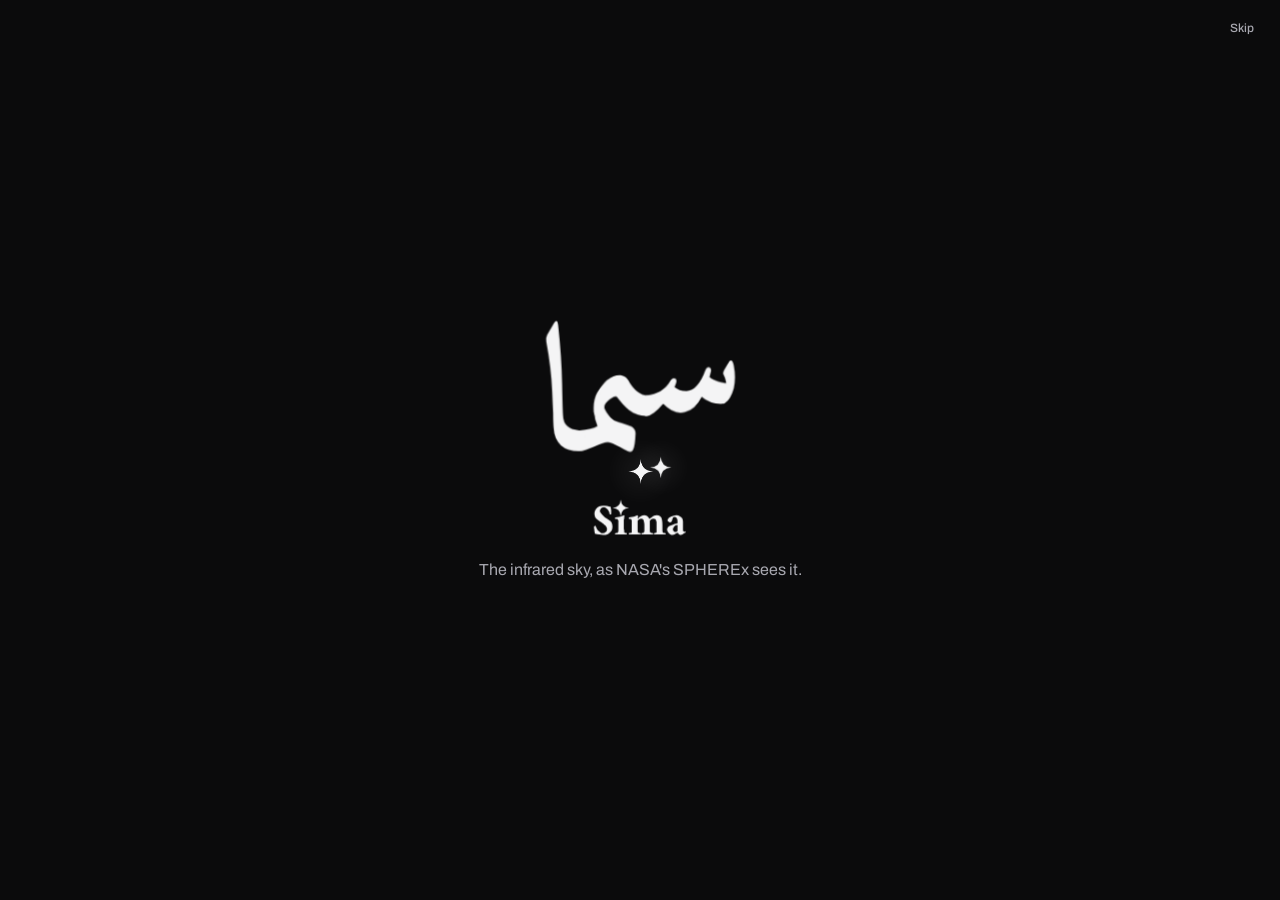
<file: sima/index.html>
<!doctype html>
<html lang="en">
  <head>
    <meta charset="UTF-8" />
    <meta name="viewport" content="width=device-width, initial-scale=1, viewport-fit=cover" />
    <title>Sima (سيما): watch the infrared sky change</title>
    <meta
      name="description"
      content="NASA SPHEREx's infrared sky: put a frame on any spot and play its real exposures in date order. Stars stay still; anything that moves or changes stands out."
    />
    <link
      rel="icon"
      href="data:image/svg+xml,%3Csvg xmlns='http://www.w3.org/2000/svg' viewBox='0 0 32 32'%3E%3Crect width='32' height='32' rx='7' fill='%2305070d'/%3E%3Crect x='9' y='9' width='14' height='14' fill='none' stroke='%23ff4a9c' stroke-width='2.5'/%3E%3C/svg%3E"
    />
    <!-- The intro (src/intro/intro.ts introWanted): decided before the first paint, so the page
         never flashes under it. ?intro=1 forces it; ?intro=0, embed=1 and a #w= workspace link
         stop it. -->
    <script>
      (function () {
        var q = new URLSearchParams(location.search);
        var flag = q.get('intro');
        var seen = null;
        try {
          seen = sessionStorage.getItem('sima-intro') !== null;
        } catch (e) {}
        var shared = /(?:^#|&)w=/.test(location.hash);
        if (q.get('embed') !== '1' && !shared && (flag === '1' || (flag !== '0' && seen === false))) {
          document.documentElement.dataset.intro = 'wait';
        }
      })();
    </script>
    <!-- The interface language (src/shell/i18n.ts pickLocale, the same rule): ?lang=ar|en, else
         the Settings choice, else English. Set before the first paint, so no flash of the other
         direction. -->
    <script>
      (function () {
        var l = new URLSearchParams(location.search).get('lang');
        if (l !== 'ar' && l !== 'en') {
          try {
            l = localStorage.getItem('sima-lang');
          } catch (e) {}
        }
        if (l === 'ar') {
          document.documentElement.lang = 'ar';
          document.documentElement.dir = 'rtl';
        }
      })();
    </script>
    <style>html[data-intro=wait] body:after{content:"";z-index:2147483647;background:#05070d;position:fixed;inset:0}</style>
    <script type="module" crossorigin src="/sima/assets/index-CyefuMFU.js"></script>
    <link rel="modulepreload" crossorigin href="/sima/assets/real-B1fdL9AF.js">
    <link rel="stylesheet" crossorigin href="/sima/assets/index-Bp7J4W9U.css">
  </head>
  <body>
    <!--
      The page skeleton: mount points only, no logic. Owner: lane F (written in phase 0).
      Every id is a contract between lanes; docs/lanes.md lists them with their owners.
      Only lane F edits this file. A lane that needs a new mount point asks lane F.

      Attributes every lane keeps:
      - data-card="name"   a card floating on the sky. No two visible cards may overlap, and none
                           may leave the window (the smoke test checks). Lane C keeps sky labels
                           clear of every visible [data-card].
      - data-overlay="name" a popover, dialog, tip, tour or toast that may sit over cards.
      - data-escape="N"    Escape closes the visible one with the highest N first, by clicking the
                           [data-close] button inside it: 50 popover-like cards, 30 lists and
                           cards, 20 tools, 10 Measure (GEN-1); the one opened last first on a
                           tie. Open popovers and dialogs close before any of these.
                           src/shell/escape.ts is the one place that decides; see its header.
      - data-guide="name"  a stable name the guide uses to point at a part (docs/lanes.md).
      - data-scroll        on the one element of a card that may scroll inside (a long list).
    -->

    <!-- Lane C: the sky map (Aladin Lite) fills the window. -->
    <div id="sky" data-guide="sky"></div>
    <!-- Lane C: drawn on the sky: the patch outline, the tether to the frame, dots, labels, pins. -->
    <div id="sky-marks" aria-hidden="true"></div>
    <!-- Lane C: the sky note, bottom left: what the map is, which channel, what was filled in (H1). -->
    <p id="sky-note" data-card="sky-note" data-guide="sky-note"></p>
    <!-- Lane C: the pointer's coordinates, bottom right. -->
    <p id="sky-coords" data-card="sky-coords" data-guide="coords"></p>
    <!-- Lane C: "Move the frame here", at the spot the user clicked (FRM-3). -->
    <div
      id="sky-click"
      class="card"
      data-card="sky-click"
      data-guide="sky-click"
      data-escape="50"
      hidden
    ></div>

    <!-- Lane F: the top row, left: the wordmark and the search; lane G's chips under the search. -->
    <div id="top-left">
      <!-- Lane F: the wordmark: سيما then Sima. -->
      <h1 id="wordmark" class="card" data-card="wordmark" data-guide="wordmark"></h1>
      <!-- Lane F: the search field (viewer/omnibox.ts). Lane G adds places as a search source. -->
      <div id="search" class="card" data-card="search" data-guide="search" role="search"></div>
      <!-- Lane F: search suggestions, under the search field. -->
      <div
        id="search-results"
        class="popover"
        popover="manual"
        data-overlay="search-results"
        data-guide="search-results"
      ></div>
      <!-- Lane G: chips: Stars, Nearby, Changing, Clusters, Nebulae, Galaxies, Tours, Surprise me.
           Lane F sets the row's max-width to the room beside the frame; lane G hides the chips
           that do not fit and offers them in its own "More" menu. -->
      <nav id="chips" data-card="chips" data-guide="chips" aria-label="Kinds of places"></nav>
    </div>
    <!-- Lane F: the top row, right: Guide, Places, Share, Settings, About (Settings and About in
         Discover); the menu button on phones. The view switch sits right of it. -->
    <nav id="actions" class="card" data-card="actions" data-guide="actions" aria-label="Page"></nav>
    <!-- Lane F: the phone menu (under 700 px): Find, Settings, Share, About. -->
    <div id="phone-menu" class="popover" popover data-overlay="phone-menu" data-guide="phone-menu-list"></div>
    <!-- Lane F: the sky's loading card, top centre. Lane C reports through shell.ts skyReady(). -->
    <div
      id="sky-loading"
      class="card"
      data-card="sky-loading"
      data-guide="sky-loading"
      role="status"
    >
      <!-- On screen from the first paint, until the sky reports (GEN-4). -->
      <p class="sky-loading-head">Loading the sky map</p>
      <p class="sky-loading-line">The frame and the bar work meanwhile.</p>
      <span class="sky-loading-bar" aria-hidden="true"><span></span></span>
    </div>

    <!-- Lane F: the map's tool rail: zoom in, zoom out, sky map, coordinate grid. -->
    <nav id="rail" class="card" data-card="rail" data-guide="rail" aria-label="Sky map"></nav>
    <!-- Lane F: the sky map chooser: SPHEREx, AllWISE 3.4 µm, AllWISE 4.6 µm (SKY-4). -->
    <div
      id="sky-layers"
      class="popover"
      popover
      data-overlay="sky-layers"
      data-guide="sky-layers"
    ></div>

    <!-- The workspace's tool tray (src/workspace/tray.ts): frame types to drop on the sky, and
         saved workspaces. Opened from the rail. -->
    <div
      id="workspace"
      class="popover"
      popover
      data-overlay="workspace"
      data-guide="workspace-tray"
    ></div>

    <!--
      The frame. Lane F places it: drag by #frame-head, size by #frame-grip, glide, hide, and the
      remembered box (frame-box). Lane D fills it, except #frame-task (lane H) and #pic-tools and
      #frame-legend (lane E).
    -->
    <section id="frame" class="card panel" data-card="frame" data-guide="frame" aria-label="Frame">
      <!-- Lane D: the name, the source line, field size, the tools button, Measure, close. -->
      <header id="frame-head"></header>
      <!-- Lane H: the task ("Runaway star. One dot jumps. Tap it.") and Hint. -->
      <div id="frame-task" data-guide="task"></div>
      <!-- Lane D: the loading line ("Fetching 9 of 12"); its height is kept so nothing jumps (O-I5). -->
      <div id="frame-load"></div>
      <!-- Lane D: the picture: canvas, date badge, scale bar, north and east. -->
      <div id="frame-pic" data-guide="picture">
        <!-- Lane E: over the picture: the "Original" button and the "Processed:" label (H8). -->
        <div id="pic-tools"></div>
        <!-- Lane D: the busy cover while a spot loads, over the sky map's preview. -->
        <div id="frame-cover" hidden></div>
      </div>
      <!-- Lane D: the views: Flip, Two dates, Difference (and Swipe, Stack, Trail in Measure). -->
      <div id="frame-views" data-guide="views"></div>
      <!-- In Measure's Stack view: the motion handle's readout and its two checks (O-V6, viewer/motion.ts). -->
      <div id="frame-motion" hidden></div>
      <!-- Lane D: one line saying exactly what data this is: source, release, dates, count, detector (H2). -->
      <p id="frame-exif" data-guide="exif"></p>
      <!-- Lane D: in Measure, what the view on screen shows. -->
      <p id="frame-explain"></p>
      <!-- Lane E: legends for what the tools draw on the picture (Gaia circles, AllWISE squares…). -->
      <div id="frame-legend"></div>
      <!-- Lane F: the size corner, bottom left. -->
      <div id="frame-grip" aria-hidden="true"></div>
    </section>
    <!-- Lane F: while the frame is hidden, this small card in its place shows it again (FRM-5). -->
    <div id="frame-show" class="card" data-card="frame-show" hidden></div>

    <!-- The workspace's extra frames (src/workspace/card.ts): each is a [data-card]. -->
    <div id="frames"></div>

    <!-- Lane E: Measure, beside the frame. Lane E puts an empty #detectors in it for lane D's detector strip. -->
    <section
      id="measure"
      class="card panel"
      data-card="measure"
      data-guide="measure-panel"
      data-escape="10"
      aria-label="Measure"
      hidden
    ></section>
    <!-- Lane E: the picture tools: Picture, Clean up, Find changes, Layers. -->
    <section
      id="tools"
      class="card panel"
      data-card="tools"
      data-guide="tools-panel"
      data-escape="20"
      aria-label="Picture tools"
      hidden
    ></section>

    <!-- Lane D: the bar: play controls, the date scale, loop and speed, the wavelength scale. -->
    <section
      id="bar"
      class="card big"
      data-card="bar"
      data-guide="bar"
      aria-label="Playback and wavelength"
    ></section>

    <!-- Lane G: the Places menu: starting points, test targets, practice, saved places. -->
    <div
      id="places-menu"
      class="popover"
      popover
      data-overlay="places-menu"
      data-guide="places-menu"
    ></div>
    <!-- Lane G: a list of one kind of place (from a chip), or the tours. -->
    <section
      id="places-list"
      class="card"
      data-card="places-list"
      data-guide="places-list"
      data-escape="30"
      hidden
    ></section>
    <!-- Lane G: one place's card. -->
    <section
      id="place-card"
      class="card"
      data-card="place-card"
      data-guide="place-card"
      data-escape="30"
      hidden
    ></section>
    <!-- Catalogue search (O-V5): fast movers (Gaia DR3) and cold objects (CatWISE2020) in the view. -->
    <section id="finds" class="card" data-card="finds" data-guide="finds" data-escape="30" hidden></section>
    <!-- The sandbox (O-V7): a pretend planet, and whether SPHEREx would show it. -->
    <section id="sandbox" class="card" data-card="sandbox" data-guide="sandbox" data-escape="30" hidden></section>

    <!-- Lane H: the welcome card, first visit. -->
    <section
      id="welcome"
      class="card big"
      data-card="welcome"
      data-guide="welcome"
      data-escape="30"
      hidden
    ></section>
    <!-- Lane H: the Guide menu: the tours, Explain the screen, things to try. -->
    <div
      id="guide-menu"
      class="popover"
      popover
      data-overlay="guide-menu"
      data-guide="guide-menu"
    ></div>
    <!-- Lane H: the tour: the dimmer, the ring and the step card. -->
    <div id="tour" data-overlay="tour" hidden></div>
    <!-- Lane H: a one-time tip. It is a card: it never covers another card (GDE-8, O-G7). -->
    <div id="tip" data-card="tip" data-escape="50" hidden></div>
    <!-- Lane H: "Explain the screen": a label on each part. -->
    <div id="explain" data-overlay="explain" data-escape="50" hidden></div>

    <!-- v2.0 mount points (docs/design-v2/BEGINNER-AND-MOBILE.md section 13). Empty and hidden
         until their lane builds them. Each lane adds data-card, data-guide and keep-clear as it
         shows them. Escape order: coach 50; mission, success, settings, the sheet's Back 30. -->
    <!-- Lane F: the view switch (Discover | Expert), top right in both views (shell/view.ts). -->
    <div id="view-switch" hidden></div>
    <!-- Lane K: Discover's mission list, "Try another object" and the skills record. -->
    <section id="discover-list" hidden></section>
    <!-- Lane K: the mission card (brief, steps, hints). -->
    <section id="mission" data-escape="30" hidden></section>
    <!-- Lane K: the success card. -->
    <section id="mission-success" data-escape="30" hidden></section>
    <!-- Lane K: the coach card (first switch to Expert, first steps). -->
    <div id="coach" data-escape="50" hidden></div>
    <!-- Lane F: Settings (Panels: Glass or Solid, motion, Reset my progress). -->
    <section id="settings" data-escape="30" hidden></section>
    <!-- Lane M: the phone sheet (Slate, peek and half). Never over the picture. -->
    <section id="sheet" hidden></section>

    <!-- Lane F: Share (a link and an embed code) and About. Opened with showModal(). -->
    <dialog id="share" class="dialog" data-overlay="share" data-guide="share-dialog"></dialog>
    <dialog id="about" class="dialog" data-overlay="about" data-guide="about-dialog"></dialog>
    <!-- Lane F: short messages. -->
    <div id="toasts" data-overlay="toasts" role="status" aria-live="polite"></div>
    <!-- Lane F: the one tooltip, shown for any element with data-tip. -->
    <div id="tooltip" class="tooltip" popover="manual" data-overlay="tooltip" role="tooltip"></div>

  </body>
</html>
</file>
<file: sima/assets/index-Bp7J4W9U.css>
@font-face{font-family:Archivo;font-style:normal;font-weight:100 900;font-display:swap;src:url(/sima/assets/archivo-latin-E0tuGl4L.woff2)format("woff2");unicode-range:U+??,U+131,U+152-153,U+2BB-2BC,U+2C6,U+2DA,U+2DC,U+304,U+308,U+329,U+2000-206F,U+20AC,U+2122,U+2191,U+2193,U+2212,U+2215,U+FEFF,U+FFFD}@font-face{font-family:Archivo;font-style:normal;font-weight:100 900;font-display:swap;src:url(/sima/assets/archivo-latin-ext-C4zznr8T.woff2)format("woff2");unicode-range:U+100-2BA,U+2BD-2C5,U+2C7-2CC,U+2CE-2D7,U+2DD-2FF,U+304,U+308,U+329,U+1D00-1DBF,U+1E00-1E9F,U+1EF2-1EFF,U+2020,U+20A0-20AB,U+20AD-20C4,U+2113,U+2C60-2C7F,U+A720-A7FF}@font-face{font-family:Aref Ruqaa;font-style:normal;font-weight:700;font-display:swap;src:url(/sima/assets/aref-ruqaa-arabic-700-D30apH1C.woff2)format("woff2");unicode-range:U+6??,U+750-77F,U+870-891,U+897-8E1,U+8E3-8FF,U+200C-200E,U+2010-2011,U+204F,U+2E41,U+FB50-FDFF,U+FE70-FE74,U+FE76-FEFC}@font-face{font-family:Aref Ruqaa;font-style:normal;font-weight:700;font-display:swap;src:url(/sima/assets/aref-ruqaa-latin-700-DsYZho2f.woff2)format("woff2");unicode-range:U+??,U+131,U+152-153,U+2BB-2BC,U+2C6,U+2DA,U+2DC,U+304,U+308,U+329,U+2000-206F,U+20AC,U+2122,U+2191,U+2193,U+2212,U+2215,U+FEFF,U+FFFD}@font-face{font-family:Cairo;font-style:normal;font-weight:400 700;font-display:swap;src:url(/sima/assets/cairo-arabic-400-700-CJWMIGCx.woff2)format("woff2");unicode-range:U+6??,U+750-77F,U+870-891,U+897-8E1,U+8E3-8FF,U+200C-200E,U+2010-2011,U+204F,U+2E41,U+FB50-FDFF,U+FE70-FE74,U+FE76-FEFC}:root{--action:var(--v2-action);--action-hi:var(--v2-action-hi);--action-soft:var(--v2-action-soft);--on-action:var(--v2-on-action);--on-action-soft:var(--v2-on-action-soft);--mark:var(--v2-mark);--mark-ink:var(--v2-mark);--path:var(--v2-path);--card:rgb(var(--v2-tint));--card-2:var(--v2-fill-1);--card-3:var(--v2-fill-2);--card-4:var(--v2-fill-3);--rule:var(--v2-rule);--ink:var(--v2-on-glass);--ink-2:var(--v2-on-glass-2);--ink-3:var(--v2-on-glass-3);--sky:var(--v2-sky);--st-bg:var(--v2-st-bg);--st-raise:#1f1f23;--st-line:var(--v2-st-line);--st-ink:var(--v2-st-ink);--st-ink-2:var(--v2-st-ink-2);--st-ink-3:var(--v2-st-ink-3);--st-accent:var(--mark);--st-accent-2:var(--v2-path);--badge-bg:var(--v2-badge-bg);--note-bg:#0a0a0cd1;--edge-dark:#0009;--scrim:#0000008c;--d1:#8f7cff;--d2:#4fa8ff;--d3:#3fd0c0;--d4:#a8d34f;--d5:#f4b740;--d6:#ff7650;--p1:#ededf0;--p2:#c9c9cf;--p3:#a5a5ad;--p4:#86868f;--good:var(--v2-good);--good-soft:var(--v2-good-soft);--warn:var(--v2-warn);--warn-soft:var(--v2-warn-soft);--bad:var(--v2-bad);--bad-soft:var(--v2-bad-soft);--skill:var(--v2-skill);--font:"Archivo", "Helvetica Neue", Arial, sans-serif;--font-wordmark:"Aref Ruqaa", "Archivo", sans-serif;--font-arabic-text:"Cairo", "Archivo", sans-serif;--font-mono:ui-monospace, "SF Mono", Menlo, Consolas, monospace;--text-headline:600 25px/1.15 var(--font);--tracking-headline:-.02em;--text-title:600 17px/1.2 var(--font);--text-body:400 14px/1.45 var(--font);--text-control:500 14px/1.45 var(--font);--text-label:500 12px/1.4 var(--font);--text-group:600 12px/1.4 var(--font);--text-scale:400 11px/1 var(--font);--text-reading:400 16px/1.6 var(--font);--reading-measure:72ch;--text-wordmark:700 30px/1.3 var(--font-wordmark);--text-wordmark-latin:700 19px/1 var(--font-wordmark);--tracking-wordmark:0;--r-tip:8px;--r-window:10px;--r-control:12px;--r-seg:13px;--r-panel:18px;--r-frame:20px;--r-bar:24px;--r-pill:999px;--r-stop:6px;--r-handle:5px;--gap-group:2px;--gap-tight:6px;--inset:10px;--bar-gap:14px;--gutter:16px;--top:14px;--pad-group:5px;--pad-panel:14px 16px;--pad-dialog:18px;--h-control:36px;--h-text-btn:28px;--h-seg:32px;--h-top:46px;--size-play:46px;--size-icon-btn:36px;--size-icon-btn-sm:30px;--size-icon:20px;--size-icon-in-btn:18px;--icon-stroke:1.6px;--switch-w:34px;--switch-h:20px;--switch-sm-w:24px;--switch-sm-h:14px;--stop:20px;--visit-dot:8px;--playhead-knob:14px;--handle-w:14px;--handle-h:20px;--band-strip:6px;--band-gap:2px;--pass-bar:4px;--date-scale-h:60px;--edge-tint:3px;--source-dot:7px;--pin:14px;--tether:1.5px;--tether-dash:2px;--tether-gap:5px;--bar-h:84px;--bar-room:var(--bar-h);--bar-bottom:30px;--bar-pad:0 18px 0 12px;--frame-top:76px;--picture:480px;--frame-pad:0 10px 10px;--measure-w:clamp(380px, 40vw, 760px);--measure-col:300px;--welcome-w:372px;--lift:var(--v2-lift-2);--lift-1:var(--v2-lift-1);--lift-2:var(--v2-lift-2);--shadow-chosen:0 1px 2px #0006, inset 0 0 0 1px #ffffff0f;--shadow-primary:inset 0 -1px 0 #0000001f, 0 1px 2px #00000080;--shadow-knob:0 1px 2px #00000073;--shadow-handle:0 1px 4px #0009;--ring-mark:0 0 0 2px var(--card), 0 0 0 4px var(--mark-ink);--ring-action:0 0 0 2px var(--card), 0 0 0 4px var(--action);--z-sky:0;--z-marks:10;--z-notes:20;--z-card:30;--z-bar:40;--z-top:50;--z-popover:60;--z-tour:70;--z-tip:80;--z-toast:90;--z-tooltip:100;--ease-out:cubic-bezier(.2, .8, .2, 1);--ease-in-out:cubic-bezier(.65, 0, .35, 1);--ease-in:cubic-bezier(.4, 0, 1, 1);--dur-1:.12s;--dur-2:.2s;--dur-3:.32s;--dur-out:.14s;--t-fade:var(--dur-2);--t-settle:var(--dur-3);--settle:8px;--settle-welcome:14px;--t-glide:.42s;--t-slide:.26s;--t-crossfade:.26s;--t-knob:.15s;--delay-tooltip:.35s;--delay-sky-loader:.3s;--delay-frame-loader:.25s;--v2-sky:#0b0b0c;--v2-well:#000;--v2-well-line:#ffffff14;--v2-st-bg:#0c0c0e;--v2-st-line:#2c2c31;--v2-st-ink:#f4f4f5;--v2-st-ink-2:#a8a8b0;--v2-st-ink-3:#7d7d86;--v2-badge-bg:#0e0e10d6;--v2-tint:22 22 24;--v2-on-glass:#f4f4f5;--v2-on-glass-2:#a1a1aa;--v2-on-glass-3:#93939c;--v2-rule:#ffffff14;--v2-fill-1:#ffffff0d;--v2-fill-2:#ffffff1a;--v2-fill-3:#ffffff29;--v2-rim-top:#ffffff1f;--v2-rim-low:#ffffff12;--v2-rim:linear-gradient(180deg, var(--v2-rim-top), var(--v2-rim-low) 38%, var(--v2-rim-low) 80%, #ffffff0d);--v2-grain:0;--v2-action:#f4f4f5;--v2-action-hi:#fff;--v2-on-action:#0e0e10;--v2-action-soft:#ffffff29;--v2-chosen:#3a3a40f0;--v2-hover-tint:#26262aeb;--v2-on-action-soft:#fff;--v2-mark:#ff4a9c;--v2-mark-tag-ink:#1a0510;--v2-path:#ffb03a;--v2-good:#8fd0ab;--v2-good-soft:#8fd0ab21;--v2-warn:#e6c07f;--v2-warn-soft:#e6c07f21;--v2-bad:#ee9a9d;--v2-bad-soft:#ee9a9d21;--v2-skill:#fff;--v2-thin-filter:blur(16px) saturate(.6) brightness(.45);--v2-thin-tint:rgb(var(--v2-tint) / .84);--v2-regular-filter:blur(24px) saturate(.6) brightness(.45);--v2-regular-tint:rgb(var(--v2-tint) / .86);--v2-raised-filter:blur(28px) saturate(.6) brightness(.5);--v2-raised-tint:rgb(var(--v2-tint) / .95);--v2-slate-tint:rgb(var(--v2-tint) / .98);--v2-slate-sheen:linear-gradient(180deg, #ffffff06, transparent 120px);--v2-solid-tint:rgb(var(--v2-tint) / .97);--v2-lift-1:0 1px 2px #0006, 0 8px 24px -8px #0000008c;--v2-lift-2:0 2px 4px #00000059, 0 24px 56px -12px #000000bf;--v2-r-tag:8px;--v2-r-control:12px;--v2-r-card:18px;--v2-r-frame:20px;--v2-r-bar:24px;--v2-r-sheet:28px;--v2-r-pill:999px;--v2-r-well:10px;--v2-gap-group:2px;--v2-gap-tight:6px;--v2-inset:10px;--v2-bar-gap:14px;--v2-gutter:16px;--v2-gutter-phone:12px;--v2-hit-phone:48px;--v2-hit-gap-phone:8px;--v2-text-body-discover:400 16px/1.55 var(--font);--v2-text-support-discover:400 14px/1.45 var(--font);--v2-ease:var(--ease-out);--v2-fade:var(--dur-2);--v2-settle:var(--dur-3);--v2-glide:.42s;--v2-grain-img:none;--v2-rim-shadow:inset 0 1px 0 var(--v2-rim-top), inset 0 0 0 1px var(--v2-rim-low)}:where(.glass-thin,.pl-chip){--mat-filter:var(--v2-thin-filter);--mat-tint:var(--v2-thin-tint);--mat-lift:var(--v2-lift-1)}:where(.glass,.card,#wordmark,#search,#actions,#view-switch,#rail,#bar,#discover-list,#sky-loading,#frame-show){--mat-filter:var(--v2-regular-filter);--mat-tint:var(--v2-regular-tint);--mat-lift:var(--v2-lift-1)}:where(#sky-loading){--mat-filter:none;--mat-tint:var(--v2-solid-tint)}:where(.glass-raised,.popover,.tooltip,#toasts>*,#places-list,#place-card,#finds,#sandbox,#welcome,#mission,#mission-success,#coach,#settings,#sky-click,#tip,#places-menu,#guide-menu){--mat-filter:var(--v2-raised-filter);--mat-tint:var(--v2-raised-tint);--mat-lift:var(--v2-lift-2)}:where(.slate,.card.panel,.dialog,#frame,#measure,#tools,#sheet,.wf){--mat-filter:none;--mat-tint:var(--v2-slate-tint);--mat-sheen:var(--v2-slate-sheen);--mat-lift:var(--v2-lift-2)}:where(.glass-thin,.pl-chip,.glass,.card,#wordmark,#search,#actions,#view-switch,#rail,#bar,#discover-list,#sky-loading,#frame-show,.glass-raised,.popover,.tooltip,#toasts>*,#places-list,#place-card,#finds,#sandbox,#welcome,#mission,#mission-success,#coach,#settings,#sky-click,#tip,#places-menu,#guide-menu,.slate,.card.panel,.dialog,#frame,#measure,#tools,#sheet,.wf){--mat-bg:var(--v2-grain-img) 0 0 / 160px 160px repeat, var(--mat-sheen,linear-gradient(transparent, transparent)), linear-gradient(var(--mat-tint), var(--mat-tint));background:var(--mat-bg);-webkit-backdrop-filter:var(--mat-filter);backdrop-filter:var(--mat-filter);box-shadow:var(--v2-rim-shadow), var(--mat-lift);color:var(--ink)}:where(html[data-glass=solid],html[data-embed]) :where(.glass-thin,.pl-chip,.glass,.card,#wordmark,#search,#actions,#view-switch,#rail,#bar,#discover-list,#sky-loading,#frame-show,.glass-raised,.popover,.tooltip,#toasts>*,#places-list,#place-card,#finds,#sandbox,#welcome,#mission,#mission-success,#coach,#settings,#sky-click,#tip,#places-menu,#guide-menu){--mat-filter:none;--mat-tint:var(--v2-solid-tint)}@supports not ((-webkit-backdrop-filter:blur(1px)) or (backdrop-filter:blur(1px))){:root{--v2-thin-tint:var(--v2-solid-tint);--v2-regular-tint:var(--v2-solid-tint);--v2-raised-tint:var(--v2-solid-tint)}}@media (prefers-contrast:more){:root{--ink-2:var(--v2-on-glass);--ink-3:var(--v2-on-glass);--v2-on-glass-2:var(--v2-on-glass);--v2-on-glass-3:var(--v2-on-glass);--rule:#ffffff47;--v2-rule:#ffffff47;--v2-rim-shadow:inset 0 0 0 1px var(--v2-on-glass)}}@media (forced-colors:active){:where(.glass-thin,.pl-chip,.glass,.card,#wordmark,#search,#actions,#view-switch,#rail,#bar,#discover-list,.glass-raised,.popover,.tooltip,#toasts>*,#places-list,#place-card,#welcome,#mission,#mission-success,#coach,#settings,.slate,.dialog,#frame,#measure,#tools,#sheet,.wf){-webkit-backdrop-filter:none;backdrop-filter:none;box-shadow:none;color:canvastext;background:canvas;border:1px solid canvastext}}@media print{:root{--v2-thin-tint:var(--v2-solid-tint);--v2-regular-tint:var(--v2-solid-tint);--v2-raised-tint:var(--v2-solid-tint);--v2-thin-filter:none;--v2-regular-filter:none;--v2-raised-filter:none}}.well{border-radius:var(--v2-r-well);background:var(--v2-well);box-shadow:inset 0 0 0 1px var(--v2-well-line)}.well.chart{background:var(--v2-st-bg)}*,:before,:after{box-sizing:border-box}html,body{overscroll-behavior:none;height:100%;margin:0;overflow:hidden}:root:not(:lang(ar)) :lang(ar):not(.wordmark-ar,.about-ar,.intro-ar){font-family:var(--font-arabic-text)}html{background:var(--sky);--lightningcss-light: ;--lightningcss-dark:initial;color-scheme:dark;-webkit-text-size-adjust:100%;-moz-text-size-adjust:100%;text-size-adjust:100%}body{font:var(--text-body);font-variant-numeric:tabular-nums;color:var(--ink);caret-color:var(--action);-webkit-font-smoothing:antialiased}[hidden]{display:none!important}h1,h2,h3,h4,p,ul,ol,dl,dd,figure{margin:0}ul,ol{padding:0;list-style:none}button,input,select,textarea{font:inherit;color:inherit}button{cursor:pointer}:focus-visible{outline:2px solid var(--action);outline-offset:2px;box-shadow:0 0 0 2px var(--sky)}::selection{color:var(--ink);background:#ffffff38}a{color:var(--ink);text-underline-offset:4px;font-weight:500;-webkit-text-decoration:underline #ffffff59;text-decoration:underline #ffffff59}a:hover{text-decoration-color:currentColor}code,kbd,samp{font-family:var(--font-mono)}.icon{width:var(--size-icon);height:var(--size-icon);fill:none;stroke:currentColor;stroke-width:var(--icon-stroke);stroke-linecap:round;stroke-linejoin:round;flex:none}.sr-only{clip-path:inset(50%);white-space:nowrap;border:0;width:1px;height:1px;margin:-1px;padding:0;position:absolute;overflow:hidden}.btn{justify-content:center;align-items:center;gap:var(--gap-tight);height:var(--h-control);border-radius:var(--r-control);background:var(--card-2);color:var(--ink);font:var(--text-control);white-space:nowrap;transition:background-color var(--dur-1) var(--ease-out), color var(--dur-1) var(--ease-out), box-shadow var(--dur-1) var(--ease-out);border:0;padding:0 12px;text-decoration:none;display:inline-flex}.btn:hover{background:var(--card-3);text-decoration:none}.btn:active{transition-duration:0s;translate:0 1px}.btn>.icon{width:var(--size-icon-in-btn);height:var(--size-icon-in-btn)}.btn.primary{background:var(--action);color:var(--on-action);box-shadow:var(--shadow-primary);font-weight:600}.btn.lg{border-radius:14px;height:48px;padding:0 20px;font-size:16px}.btn.primary:hover{background:var(--action-hi)}.btn.quiet{background:0 0}.btn.quiet:hover{background:var(--card-2)}.btn.text{height:var(--h-text-btn);border-radius:var(--r-tip);color:var(--ink-2);font:var(--text-label);background:0 0;padding:0 8px}.btn.text:hover{background:var(--card-2)}.btn[aria-pressed=true],.btn[aria-expanded=true],.btn.on,.icon-btn[aria-pressed=true],.icon-btn[aria-expanded=true],.icon-btn.on{background:var(--action-soft);color:var(--on-action-soft)}.btn:disabled,.icon-btn:disabled,.play-btn:disabled{opacity:.3;cursor:default;translate:none;scale:none}.link{color:var(--ink);text-underline-offset:4px;background:0 0;border:0;padding:0;font-weight:500;-webkit-text-decoration:underline #ffffff59;text-decoration:underline #ffffff59}.link:hover{text-decoration-color:currentColor}.icon-btn{width:var(--size-icon-btn);height:var(--size-icon-btn);border-radius:var(--r-control);color:var(--ink);transition:background-color var(--dur-1) var(--ease-out), color var(--dur-1) var(--ease-out), scale var(--dur-1) var(--ease-out);background:0 0;border:0;flex:none;place-items:center;padding:0;display:inline-grid}.icon-btn:hover{background:var(--card-2)}.icon-btn:active{scale:.92}.icon-btn.sm{width:var(--size-icon-btn-sm);height:var(--size-icon-btn-sm);border-radius:var(--r-window)}.play-btn{width:var(--size-play);height:var(--size-play);background:var(--action);color:var(--on-action);box-shadow:var(--shadow-primary);transition:background-color var(--dur-1) var(--ease-out), scale var(--dur-1) var(--ease-out);border:0;border-radius:50%;flex:none;place-items:center;padding:0;display:inline-grid}.play-btn:hover{background:var(--action-hi);scale:1.04}.play-btn:active{scale:.94}.seg{gap:var(--gap-group);border-radius:var(--r-seg);background:var(--card-2);color:var(--ink-2);padding:3px;display:inline-flex;position:relative}.seg>button{justify-content:center;align-items:center;gap:var(--gap-tight);height:var(--h-seg);border-radius:var(--r-window);color:inherit;font:var(--text-control);white-space:nowrap;transition:color var(--dur-2) var(--ease-out), background-color var(--dur-1) var(--ease-out);background:0 0;border:0;flex:auto;padding:0 10px;display:inline-flex}.seg>button:hover{color:var(--ink)}.seg>button[aria-pressed=true],.seg>button[aria-checked=true]{background:var(--card-4);color:var(--ink);box-shadow:var(--shadow-chosen)}.seg>button>.icon{width:16px;height:16px}:is(.seg,#view-switch)[data-pill]{isolation:isolate}:is(.seg,#view-switch)[data-pill]:before{content:"";z-index:-1;border-radius:inherit;background:var(--pill-bg,var(--card-4));clip-path:inset(var(--pill-t) var(--pill-r) var(--pill-b) var(--pill-l) round var(--pill-r-corner,var(--r-window)));opacity:0;pointer-events:none;position:absolute;inset:0}:is(.seg,#view-switch)[data-pill-on]:before{opacity:1}:is(.seg,#view-switch)[data-pill-anim]:before{transition:clip-path var(--dur-2) var(--ease-out), opacity var(--dur-1) linear}:is(.seg,#view-switch)[data-pill-on]>:is([aria-pressed=true],[aria-checked=true]){box-shadow:none!important;background:0 0!important}#view-switch{--pill-r-corner:13px}.tabs{border-bottom:1px solid var(--rule);gap:16px;display:flex;position:relative}.tabs[data-pill]:after{content:"";background:var(--ink);height:2px;clip-path:inset(0 var(--pill-r) 0 var(--pill-l));opacity:0;pointer-events:none;position:absolute;inset:auto 0 -1px}.tabs[data-pill-on]:after{opacity:1}.tabs[data-pill-anim]:after{transition:clip-path var(--dur-2) var(--ease-out)}.tabs[data-pill-on]>[role=tab][aria-selected=true]{border-bottom-color:#0000!important}.tabs>[role=tab]{color:var(--ink-3);font:var(--text-control);white-space:nowrap;transition:color var(--dur-2) var(--ease-out);background:0 0;border:0;border-bottom:2px solid #0000;margin-bottom:-1px;padding:6px 0 7px}.tabs>[role=tab]:hover{color:var(--ink)}.tabs>[role=tab][aria-selected=true]{color:var(--ink);border-bottom-color:var(--ink)}.switch{width:var(--switch-w);height:var(--switch-h);border-radius:var(--r-pill);background:var(--card-3);transition:background-color var(--dur-2) var(--ease-out), box-shadow var(--dur-2) var(--ease-out);border:0;flex:none;padding:0;position:relative;box-shadow:inset 0 0 0 1px #ffffff52}.switch:after{content:"";width:calc(var(--switch-h) - 4px);height:calc(var(--switch-h) - 4px);background:var(--ink);box-shadow:var(--shadow-knob);transition:translate var(--dur-2) var(--ease-out), background-color var(--dur-2) var(--ease-out);border-radius:50%;position:absolute;top:2px;left:2px}.switch[aria-checked=true]{background:var(--action);box-shadow:inset 0 0 0 1px var(--action)}.switch[aria-checked=true]:after{background:var(--on-action);translate:calc(var(--switch-w) - var(--switch-h)) 0}.switch.sm{--switch-w:var(--switch-sm-w);--switch-h:var(--switch-sm-h)}.card{border-radius:var(--r-panel);color:var(--ink)}.card.panel{border-radius:var(--r-frame)}.card.big{border-radius:var(--r-bar)}.popover{padding:var(--pad-group);border-radius:var(--r-panel);color:var(--ink);border:0;margin:0}.popover[popover]{position:fixed;inset:auto;overflow:visible}.menu-item{border-radius:var(--r-control);width:100%;color:var(--ink);text-align:left;font:var(--text-control);transition:background-color var(--dur-1) var(--ease-out), color var(--dur-1) var(--ease-out);background:0 0;border:0;align-items:center;gap:10px;padding:7px 10px;display:flex}.menu-item:hover{background:var(--card-2)}.menu-item:active{background:var(--card-3)}.menu-item[aria-checked=true],.menu-item[aria-selected=true]{background:var(--action-soft);color:var(--on-action-soft)}.menu-item .line{color:var(--ink-2);font:var(--text-label);display:block}.dialog{max-width:min(560px, calc(100vw - 2 * var(--gutter)));max-height:calc(100vh - 2 * var(--gutter));padding:var(--pad-dialog);border-radius:var(--r-bar);color:var(--ink);border:0}.dialog::backdrop{background:var(--scrim)}.tooltip[popover]{position:fixed;inset:auto}.tooltip{z-index:var(--z-tooltip);border-radius:var(--r-tip);max-width:280px;color:var(--ink);font:var(--text-label);pointer-events:none;border:0;margin:0;padding:5px 9px}.pill{transition:background-color var(--dur-2) var(--ease-out), color var(--dur-2) var(--ease-out);border-radius:var(--r-pill);background:var(--card-2);color:var(--ink-2);font:var(--text-label);white-space:nowrap;align-items:center;gap:4px;padding:1px 7px;display:inline-flex}.pill.good{background:var(--good-soft);color:var(--good)}.pill.warn{background:var(--warn-soft);color:var(--warn)}.pill.bad{background:var(--bad-soft);color:var(--bad)}.pill.skill{color:var(--skill);background:#ffffff24}.pill.sim{color:var(--path);outline:1px dashed var(--path);outline-offset:-1px;background:0 0;box-shadow:inset 0 0 0 1px #0000}.window{border-radius:var(--r-window);background:var(--st-bg);color:var(--st-ink);box-shadow:inset 0 0 0 1px var(--v2-well-line)}.window-badge{border-radius:var(--r-tip);background:var(--badge-bg);color:var(--st-ink);font:var(--text-label);padding:4px 8px}.field{height:var(--h-control);border-radius:var(--r-control);background:var(--card-2);color:var(--ink);font:var(--text-body);border:0;padding:0 10px}.field::placeholder{color:var(--ink-2)}.field:focus-visible{outline:2px solid var(--action);outline-offset:0}.kbd{background:var(--card-2);min-width:20px;height:20px;color:var(--ink-2);font:var(--text-label);border-radius:5px;place-items:center;padding:0 5px;display:inline-grid}.term{text-underline-offset:2px;cursor:help;-webkit-text-decoration:underline dotted;text-decoration:underline dotted;text-decoration-thickness:1px}.group-label{color:var(--ink-3);font:var(--text-group)}.appear{transition-property:opacity,translate,display,overlay;transition-duration:var(--t-fade), var(--t-settle), var(--t-settle), var(--t-settle);transition-timing-function:var(--ease-out), var(--ease-out), linear, linear;transition-behavior:allow-discrete}.appear[hidden]{opacity:0;translate:var(--settle-x,0) var(--settle-y,var(--settle));pointer-events:none;transition-duration:var(--dur-out);transition-timing-function:var(--ease-in), var(--ease-in), linear, linear}.appear[popover]:not(:popover-open){opacity:0;translate:var(--settle-x,0) var(--settle-y,var(--settle));pointer-events:none;transition-duration:var(--dur-out);transition-timing-function:var(--ease-in), var(--ease-in), linear, linear}@starting-style{.appear:not([hidden]){opacity:0;translate:var(--settle-x,0) var(--settle-y,var(--settle))}.appear[popover]:popover-open{opacity:0;translate:var(--settle-x,0) var(--settle-y,var(--settle))}}@media (prefers-reduced-motion:reduce){.appear{--settle-x:0;--settle-y:0}.switch,.switch:after{transition:none}}#sky{z-index:var(--z-sky);background:var(--sky);touch-action:none;position:fixed;inset:0}#sky-marks{z-index:var(--z-marks);pointer-events:none;touch-action:none;position:fixed;inset:0}#sky-note,#sky-coords{z-index:var(--z-notes);background:var(--note-bg);max-width:calc(100vw - 24px);color:var(--st-ink);font:var(--text-label);white-space:nowrap;border-radius:4px;padding:1px 8px;line-height:16px;position:fixed;bottom:8px}#sky-note:empty,#sky-coords:empty{display:none}#sky-note{left:12px}#sky-coords{right:12px}#sky-click{z-index:var(--z-popover);position:fixed}#top-left{top:var(--top);left:var(--gutter);z-index:var(--z-top);pointer-events:none;grid-template-columns:auto 400px;gap:8px 10px;display:grid;position:fixed}#top-left>*{pointer-events:auto}#wordmark{height:var(--h-top);grid-area:1/1}#search{height:var(--h-top);grid-area:1/2}#chips{justify-self:start;gap:40px var(--gap-tight);overflow-clip-margin:16px;flex-wrap:wrap;grid-area:2/2;width:max-content;height:30px;display:flex;overflow:clip}:root{--view-switch-w:222px}#actions{top:var(--top);right:calc(var(--gutter) + var(--view-switch-w) + 10px);z-index:var(--z-top);height:var(--h-top);position:fixed}#view-switch{top:var(--top);right:var(--gutter);z-index:var(--z-top);width:var(--view-switch-w);height:var(--h-top);border-radius:var(--r-panel);position:fixed}#phone-menu{width:240px}html[data-view=discover] :is(#chips,#rail,#actions [data-expert-only]){display:none}html[data-view=discover] #top-left{grid-template-columns:auto 340px}#sky-loading{top:var(--top);z-index:var(--z-top);position:fixed;left:calc(50% - 160px)}#search-results{top:calc(var(--top) + var(--h-top) + 6px);left:calc(var(--gutter) + 136px);width:400px}#rail{top:50%;left:var(--gutter);z-index:var(--z-card);position:fixed;translate:0 -50%}#sky-layers{top:calc(50% - 60px);left:calc(var(--gutter) + 58px);width:280px}:root{--frame-picture:min(var(--picture), calc(100vh - 440px));--frame-w:calc(var(--frame-picture) + 20px)}#frame{top:var(--frame-top);right:var(--gutter);z-index:var(--z-card);width:var(--frame-w);transition:translate var(--t-glide) var(--ease-out);position:fixed}#frame[data-moving]{transition:none}#frame-head{cursor:grab;touch-action:none}#frame-head:active{cursor:grabbing}#frame-grip{width:18px;height:18px;color:var(--ink-3);cursor:nesw-resize;touch-action:none;place-items:center;display:grid;position:absolute;bottom:0;left:0}#frame-grip svg{fill:none;stroke:currentColor;stroke-width:1.4px;stroke-linecap:round;width:10px;height:10px}#frame-grip:hover{color:var(--ink)}#frame-show{top:var(--frame-top);right:var(--gutter);z-index:var(--z-card);padding:var(--pad-group);position:fixed}#measure{top:var(--frame-top);right:var(--gutter);z-index:var(--z-card);width:var(--measure-w);max-height:calc(100vh - var(--frame-top) - var(--bar-bottom) - var(--bar-room) - 14px);transition-property:opacity,display,overlay;transition-duration:var(--t-fade), var(--t-fade), var(--t-fade);transition-behavior:allow-discrete;transition-timing-function:linear;position:fixed}#measure:not([hidden]){transition-delay:calc(var(--t-glide) * .8)}#measure[hidden]{opacity:0}@starting-style{#measure:not([hidden]){opacity:0}}#tools{top:112px;left:var(--tools-left,auto);right:calc(var(--gutter) + var(--frame-w) + 10px);z-index:var(--z-card);width:var(--tools-width,320px);max-height:calc(100vh - 112px - var(--bar-bottom) - var(--bar-room) - 14px);position:fixed}#bar{bottom:var(--bar-bottom);z-index:var(--z-bar);max-width:calc(100vw - 2 * var(--gutter));position:fixed;left:50%;translate:-50%}#places-list,#place-card,#finds,#sandbox{top:112px;left:calc(var(--gutter) + 58px);z-index:var(--z-card);width:360px;max-height:min(55vh, calc(100vh - 112px - var(--bar-bottom) - var(--bar-room) - 14px));position:fixed}#places-menu{top:calc(var(--top) + var(--h-top) + 6px);right:var(--gutter);width:330px}#welcome{top:50%;left:calc(var(--gutter) + 58px);z-index:var(--z-card);width:var(--welcome-w);position:fixed;translate:0 -50%}#guide-menu{top:calc(var(--top) + var(--h-top) + 6px);right:calc(var(--gutter) + 170px);width:340px}#tour{z-index:var(--z-tour);pointer-events:none;position:fixed;inset:0}#tip{z-index:var(--z-tip);position:fixed}#explain{z-index:var(--z-tour);pointer-events:none;position:fixed;inset:0}#explain>*{pointer-events:auto}#toasts{bottom:calc(var(--bar-bottom) + var(--bar-room) + 14px);z-index:var(--z-toast);justify-items:center;gap:var(--gap-tight);pointer-events:none;display:grid;position:fixed;left:50%;translate:-50%}#toasts>*{pointer-events:auto}.popover[popover],.tooltip[popover]{transition-property:opacity,translate,display,overlay;transition-duration:var(--dur-2);transition-timing-function:var(--ease-out), var(--ease-out), linear, linear;transition-behavior:allow-discrete}:is(.popover[popover]:not(:popover-open),.tooltip[popover]:not(:popover-open)){opacity:0;translate:var(--pop-x,0) var(--pop-y,-6px);pointer-events:none;transition-duration:var(--dur-out);transition-timing-function:var(--ease-in), var(--ease-in), linear, linear}@starting-style{:is(.popover[popover]:popover-open,.tooltip[popover]:popover-open){opacity:0;translate:var(--pop-x,0) var(--pop-y,-6px)}}#sky-layers{--pop-x:-6px;--pop-y:0px}.tooltip{--pop-y:-3px}:is(#tools,#places-list,#place-card,#finds,#sandbox,#welcome,#sky-click,#sky-loading,#frame-show,#toasts>*,.dialog){transition-property:opacity,translate,scale,display,overlay;transition-duration:var(--t-fade), var(--t-settle), var(--t-settle), var(--t-settle), var(--t-settle);transition-timing-function:var(--ease-out), var(--ease-out), var(--ease-out), linear, linear;transition-behavior:allow-discrete}:is(#tools,#places-list,#place-card,#finds,#sandbox,#frame-show,#toasts>*)[hidden],.dialog:not([open]){opacity:0;translate:0 var(--settle)}.dialog:not([open]){scale:.98}#welcome[hidden]{opacity:0;translate:0 calc(-50% + var(--settle-welcome))}:is(#sky-click,#sky-loading)[hidden]{opacity:0}:is(#tools,#places-list,#place-card,#finds,#sandbox,#welcome,#sky-click,#frame-show,#toasts>*)[hidden],.dialog:not([open]){pointer-events:none;transition-duration:var(--dur-out);transition-timing-function:var(--ease-in), var(--ease-in), var(--ease-in), linear, linear}@starting-style{:is(#tools,#places-list,#place-card,#finds,#sandbox,#frame-show,#toasts>*):not([hidden]),.dialog[open]{opacity:0;translate:0 var(--settle)}.dialog[open]{scale:.98}#welcome:not([hidden]){opacity:0;translate:0 calc(-50% + var(--settle-welcome))}:is(#sky-click,#sky-loading):not([hidden]){opacity:0}}.dialog::backdrop{transition-property:opacity,display,overlay;transition-duration:var(--dur-2);transition-behavior:allow-discrete}.dialog:not([open])::backdrop{opacity:0}@starting-style{.dialog[open]::backdrop{opacity:0}}#sky-loading[hidden]{transition-duration:var(--t-settle)}@media (prefers-reduced-motion:reduce){:root{--settle:0px;--settle-welcome:0px}#frame{transition:none}:is(#tools,#places-list,#place-card,#frame-show,#toasts>*,.popover[popover],#tooltip,.dialog){translate:none!important;scale:none!important}#welcome{translate:0 -50%!important}:is(.seg,#view-switch,.tabs)[data-pill-anim]:before,.tabs[data-pill-anim]:after{transition:none}:is(.icon-btn,.play-btn):active,.play-btn:hover{scale:none}}.phone-menu-btn{display:none}html[data-layout^=phone]{--top:calc(env(safe-area-inset-top,0px) + 4px);--h-top:48px;--gutter:var(--v2-gutter-phone);--view-switch-w:176px}html[data-layout^=phone] #top-left{left:calc(env(safe-area-inset-left,0px) + var(--gutter));grid-template-columns:auto}html[data-layout^=phone] #top-left>:not(#wordmark,#search-results){display:none}html[data-layout^=phone] .wordmark-ar{font-size:26px}html[data-layout^=phone] #actions{right:calc(env(safe-area-inset-right,0px) + var(--gutter) + var(--view-switch-w) + 8px);box-shadow:none;-webkit-backdrop-filter:none;backdrop-filter:none;background:0 0;padding:0}html[data-layout^=phone] #actions>:not(.phone-menu-btn){display:none}html[data-layout^=phone] #actions>.phone-menu-btn{width:var(--v2-hit-phone);height:var(--v2-hit-phone);border-radius:var(--r-panel);background:linear-gradient(var(--v2-regular-tint), var(--v2-regular-tint));box-shadow:var(--v2-rim-shadow), var(--v2-lift-1);display:inline-grid}html[data-layout^=phone][data-glass=solid] #actions>.phone-menu-btn{background:var(--v2-solid-tint)}html[data-layout^=phone] #view-switch{top:env(safe-area-inset-top,0px);right:calc(env(safe-area-inset-right,0px) + var(--gutter));height:56px}html[data-layout^=phone] body>:is(#rail,#sky-loading),html[data-layout^=phone] #top-left #chips{display:none}html[data-layout^=phone] #phone-menu .menu-item{min-height:var(--v2-hit-phone)}.sheet-body #search{height:var(--v2-hit-phone)}html[data-layout^=phone] #search-results{max-width:calc(100vw - 2 * var(--v2-gutter-phone))}.sheet-body #about[open]{width:auto;max-width:none;max-height:none;box-shadow:none;background:0 0;border-radius:0;margin:0;padding:0;position:static}.sheet-body #about .dialog-head .icon-btn{display:none}html[data-layout^=phone] .wordmark-latin{display:var(--wordmark-latin,inline)}@media (width<=359px){html[data-layout^=phone]{--wordmark-latin:none}}html[data-embed],html[data-embed] body{background:var(--card);height:auto;overflow:auto}html[data-embed] body>:not(#frame,#bar,#measure,#toasts,#tooltip,script){display:none!important}html[data-embed] :is(#frame,#bar,#measure){width:auto;max-width:none;max-height:none;box-shadow:none;border-radius:0;transition:none;position:static;translate:none}html[data-embed] #frame{max-width:640px;margin:0 auto}html[data-embed] #frame-head,html[data-embed] #frame-grip{cursor:auto}html[data-embed] #frame-grip{display:none}html[data-embed] #measure:not([hidden]){border-top:1px solid var(--rule)}html[data-embed] #toasts{position:fixed}#wordmark{color:var(--ink);align-items:center;gap:8px;padding:0 14px;display:flex}.wordmark-ar{font:var(--text-wordmark)}.wordmark-latin{font:var(--text-wordmark-latin);letter-spacing:var(--tracking-wordmark)}#search{color:var(--ink-3);align-items:center;gap:10px;padding:0 12px 0 13px;display:flex}#search:focus-within{outline:2px solid var(--action);outline-offset:0}.search-input{min-width:0;height:100%;color:var(--ink);font:var(--text-body);background:0 0;border:0;outline:0;flex:1}.search-input::placeholder{color:var(--ink-3)}.search-input::-webkit-search-cancel-button{display:none}#search-results{max-height:calc(100vh - 140px);overflow:auto}.search-group{padding:6px 10px 2px}.search-row{cursor:pointer}.search-row[aria-selected=true]{background:var(--card-2);color:var(--ink)}.search-tile{flex:none;place-items:center;width:30px;height:30px;display:grid}.search-tile .icon{width:16px;height:16px}.search-words{min-width:0}.search-name{text-overflow:ellipsis;white-space:nowrap;font-weight:600;display:block;overflow:hidden}.search-ar{color:var(--ink-2);margin-inline-start:4px;font-size:max(14px,1em);font-weight:400}.search-row .line{text-overflow:ellipsis;white-space:nowrap;overflow:hidden}.search-none{color:var(--ink-2);font:var(--text-label);padding:8px 10px}#actions{align-items:center;gap:var(--gap-group);padding:0 var(--pad-group);display:flex}#rail{gap:var(--gap-group);padding:var(--pad-group);display:grid}.rail-rule{background:var(--rule);border:0;width:24px;height:1px;margin:2px auto}.layers-label{padding:4px 10px}.layer-ring{border:1.5px solid var(--ink-3);border-radius:50%;flex:none;width:16px;height:16px}.layer-item[aria-checked=true] .layer-ring{border-color:var(--ink);background:radial-gradient(circle, var(--ink) 0 4px, transparent 4.5px)}#sky-loading{grid-template-columns:minmax(0,1fr) auto;align-items:center;column-gap:8px;width:320px;padding:7px 14px 9px;display:grid;position:fixed;overflow:hidden}.sky-loading-head{font:var(--text-label);font-weight:600}.sky-loading-line{color:var(--ink-2);font:var(--text-label);grid-column:1}#sky-loading [data-retry]{grid-area:1/2/span 2}.sky-loading-bar{background:var(--card-3);border-radius:1px;height:2px;position:absolute;bottom:4px;left:14px;right:14px}.sky-loading-bar>span{border-radius:inherit;background:var(--ink-2);height:100%;transition:width var(--t-settle) var(--ease-out);display:block}.toast{max-width:min(640px, calc(100vw - 2 * var(--gutter)));border-radius:var(--r-panel);color:var(--ink);font:var(--text-label);align-items:center;gap:8px;padding:8px 12px;display:flex}.dialog-head{align-items:center;gap:8px;margin-bottom:12px;display:flex}.dialog-head h2{font:var(--text-title);flex:1}#share{width:min(560px, calc(100vw - 2 * var(--gutter)))}.share-tabs{margin-bottom:12px}.share-panel{gap:10px;display:grid}.share-row{align-items:start;gap:var(--gap-tight);border-radius:var(--r-control);background:var(--card-2);padding:5px;display:flex}.share-code{min-width:0;min-height:var(--h-control);border-radius:var(--r-window);color:var(--ink);font:12px/1.5 var(--font-mono);resize:none;background:0 0;border:0;flex:1;padding:7px 8px}.share-code:focus-visible{outline:2px solid var(--action);outline-offset:0}.share-check{font:var(--text-body);align-items:center;gap:8px;display:flex}.share-check input{width:16px;height:16px;accent-color:var(--action);margin:0}.share-note{color:var(--ink-2);font:var(--text-label)}#about{width:min(760px, calc(100vw - 2 * var(--gutter)));max-width:none;max-height:min(860px, calc(100vh - 2 * var(--gutter)));overflow:hidden}#about[open]{flex-direction:column;display:flex}.about-ar{font:var(--text-wordmark);margin-right:6px;font-size:19px}.about-toc{gap:var(--gap-tight) 14px;border-bottom:1px solid var(--rule);font:var(--text-label);flex-wrap:wrap;margin-bottom:4px;padding-bottom:10px;display:flex}.about-body{min-height:0;font:var(--text-reading);padding-right:8px;overflow:auto}.about-body>*{max-width:var(--reading-measure)}.about-body>*+*{margin-top:12px}.about-body h3{font:var(--text-headline);letter-spacing:var(--tracking-headline);margin-top:28px;scroll-margin-top:12px}.about-body ul{gap:6px;padding-left:18px;list-style:outside;display:grid}.about-lead{font-size:17px}.about-source{color:var(--ink-2);font:var(--text-label)}.about-table{border-collapse:collapse;width:100%;font:var(--text-body)}.about-table th,.about-table td{border-bottom:1px solid var(--rule);text-align:left;vertical-align:top;padding:6px 8px 6px 0}.about-table th{color:var(--ink-3);font:var(--text-group)}#view-switch{gap:var(--gap-group);padding:5px;display:flex}.vs-seg{min-width:0;color:var(--ink-2);font:var(--text-control);white-space:nowrap;transition:color var(--dur-2) var(--ease-out), background-color var(--dur-1) var(--ease-out);background:0 0;border:0;border-radius:13px;flex:1 1 0;justify-content:center;align-items:center;gap:8px;padding:0 12px;display:inline-flex}.vs-seg:hover{background:var(--card-2);color:var(--ink)}.vs-seg[aria-checked=true]{background:var(--card-4);color:var(--ink);box-shadow:var(--shadow-chosen)}.vs-seg>.icon{width:18px;height:18px}html[data-layout^=phone] #view-switch{padding:4px}html[data-layout^=phone] .vs-seg{min-height:var(--v2-hit-phone);padding:0 8px}html[data-layout^=phone] .vs-seg>.icon{display:none}@media (width<=339px){.vs-seg{font:600 12px/1 var(--font)}}#settings{top:calc(var(--top) + var(--h-top) + 6px);right:var(--gutter);z-index:var(--z-popover);width:min(340px, calc(100vw - 2 * var(--gutter)));max-height:calc(100vh - var(--top) - var(--h-top) - 6px - var(--gutter));border-radius:var(--r-panel);--settle-y:-6px;gap:14px;padding:14px 16px 16px;display:grid;position:fixed;overflow:auto}.st-head{align-items:center;gap:8px;margin:-2px -6px -4px 0;display:flex}.st-title{font:var(--text-title);flex:1}.st-group{justify-items:start;gap:8px;display:grid}.st-group+.st-group{border-top:1px solid var(--rule);padding-top:12px}.st-seg{width:100%}.st-seg>[aria-disabled=true]{opacity:.45;cursor:not-allowed}.st-note{color:var(--ink-2);font:var(--text-body);font-size:14px}.st-done:empty{display:none}.st-confirm{border-radius:var(--r-control);background:var(--card-2);gap:10px;padding:12px;display:grid}.st-q{font:var(--text-body)}.st-confirm-row{flex-wrap:wrap;gap:8px;display:flex}.sheet-body #settings{width:auto;max-height:none;box-shadow:none;--mat-filter:none;background:0 0;border-radius:0;gap:18px;padding:4px 0 24px;position:static;overflow:visible}.sheet-body #settings .st-head{display:none}.sheet-body #settings :is(.btn,.seg>button){min-height:var(--v2-hit-phone)}.st-row{justify-content:space-between;align-items:center;gap:12px;width:100%;display:flex}.st-group.st-row{display:flex}.st-row .st-note{font:var(--text-label);font-size:13px}#sky .sky-map{position:absolute;inset:0}#sky{background:radial-gradient(circle at var(--globe-x,50%) var(--globe-y,50%), #0d0d0f 0, #060607 calc(var(--globe-r,300px) * 1.4), #000 calc(var(--globe-r,300px) * 2.2))}#sky .sky-map{background:0 0}#sky[data-globe="1"] .aladin-imageCanvas{-webkit-mask-image:radial-gradient(circle var(--globe-r) at 50% 50%, #000 calc(var(--globe-r) - .75px), transparent calc(var(--globe-r) + .75px));mask-image:radial-gradient(circle var(--globe-r) at 50% 50%, #000 calc(var(--globe-r) - .75px), transparent calc(var(--globe-r) + .75px))}#sky{--limb:var(--d3)}#sky[data-det="1"]{--limb:var(--d1)}#sky[data-det="2"]{--limb:var(--d2)}#sky[data-det="4"]{--limb:var(--d4)}#sky[data-det="5"]{--limb:var(--d5)}#sky[data-det="6"]{--limb:var(--d6)}#sky .sky-limb{left:calc(var(--globe-x,50%) - var(--globe-r,0px));top:calc(var(--globe-y,50%) - var(--globe-r,0px));width:calc(var(--globe-r,0px) * 2);height:calc(var(--globe-r,0px) * 2);box-shadow:0 0 0 1px color-mix(in srgb, var(--limb) 24%, transparent), 0 0 40px 1px color-mix(in srgb, var(--limb) 16%, transparent), 0 0 140px color-mix(in srgb, var(--limb) 7%, transparent);pointer-events:none;opacity:0;transition:opacity var(--v2-fade) var(--v2-ease);border-radius:50%;position:absolute}#sky[data-globe="1"] .sky-limb{opacity:1}#sky .aladin-reticle{display:none!important}#sky .sky-lift{background:var(--sky);mix-blend-mode:screen;pointer-events:none;position:absolute;inset:0}#sky .aladin-logo,#sky .aladin-logo-container,#sky .aladin-fov,#sky .aladin-status-bar,#sky .aladin-popup-container{display:none!important}#sky[data-cursor=grab],#sky[data-cursor=grab] *{cursor:grab!important}#sky[data-cursor=grabbing],#sky[data-cursor=grabbing] *{cursor:grabbing!important}#sky[data-cursor=pointer],#sky[data-cursor=pointer] *{cursor:pointer!important}#sky-marks .sky-dots,#sky-marks .sky-patch{width:100%;height:100%;position:absolute;inset:0}html[data-intro] #sky-note{visibility:hidden}#sky-note .sky-note-more{text-underline-offset:2px;cursor:help;-webkit-text-decoration:underline dotted;text-decoration:underline dotted}#sky-note .sky-note-more:focus-visible{outline:2px solid var(--action);outline-offset:2px}#sky-note .sky-note-btn{margin-left:var(--gap-tight);color:var(--st-ink);font:inherit;cursor:pointer;background:0 0;border:0;padding:0;text-decoration:underline}#sky-click.sky-click{align-items:center;gap:var(--gap-tight);padding:var(--pad-group) var(--pad-group) var(--pad-group) var(--inset);white-space:nowrap;display:flex}#sky-click .sky-click-coords{color:var(--ink-2);font:var(--text-label)}#sky-click:not([hidden]){animation:sky-click-in var(--t-fade) var(--ease-out)}@keyframes sky-click-in{0%{opacity:0}}#sky-note b{font-weight:600}#sky-beacons{z-index:var(--z-marks);pointer-events:none;position:fixed;inset:0}.sky-beacon{width:48px;height:48px;color:var(--v2-on-glass);font:inherit;cursor:pointer;pointer-events:auto;background:0 0;border:0;border-radius:50%;padding:0;position:absolute;top:-24px;left:-24px}.sky-beacon[hidden]{display:none}.sky-beacon:focus-visible{outline:2px solid var(--v2-action);outline-offset:2px;box-shadow:0 0 0 2px var(--sky)}.sky-beacon-ring{border:1.5px solid var(--v2-mark);background:rgb(var(--v2-tint) / .35);border-radius:50%;position:absolute;inset:2px;box-shadow:0 0 0 6px #ff4a9c29,0 0 24px #ff4a9c73}.sky-beacon-ring:after{content:"";background:var(--v2-mark);border-radius:50%;position:absolute;inset:13.5px}.sky-beacon[data-state=done] .sky-beacon-ring{border-color:#ffffffe6;box-shadow:0 0 0 6px #ffffff1f,0 0 18px #00000080}.sky-beacon:hover .sky-beacon-ring{box-shadow:0 0 0 7px #ff4a9c3d,0 0 28px #ff4a9c8c}.sky-beacon-tag{border-radius:var(--v2-r-pill);height:30px;color:var(--v2-on-glass);font:600 14px/1 var(--font);white-space:nowrap;align-items:center;gap:8px;padding:0 12px 0 10px;display:flex;position:absolute;top:9px;left:54px}:where(.sky-beacon-tag.glass-thin,.sky-drag-tag){background:rgb(var(--v2-tint) / .82);box-shadow:var(--v2-lift-1)}.sky-beacon-tag small{color:var(--v2-on-glass-2);font:500 12px/1 var(--font)}.sky-beacon[data-side=left] .sky-beacon-tag{left:auto;right:54px}.sky-beacon[data-side=below] .sky-beacon-tag{top:54px;left:50%;transform:translate(-50%)}.sky-beacon[data-side=above] .sky-beacon-tag{top:auto;bottom:54px;left:50%;transform:translate(-50%)}.sky-beacon[data-side=none] .sky-beacon-tag{display:none}.sky-beacon.is-object .sky-beacon-ring{background:var(--v2-on-glass);box-shadow:0 0 0 2px var(--edge-dark);border:0;inset:20px}.sky-beacon.is-object .sky-beacon-ring:after{content:none}.sky-beacon.is-object .sky-beacon-tag{height:16px;font:500 12px/16px var(--font);text-shadow:0 0 3px #000000f2,0 0 1px #000000f2;border-radius:4px;padding:0 3px;top:16px;left:31px}.sky-beacon.is-object[data-side=left] .sky-beacon-tag{right:31px}.sky-beacon.is-object[data-side=below] .sky-beacon-tag{top:31px}.sky-beacon.is-object[data-side=above] .sky-beacon-tag{bottom:31px}.sky-beacon.is-object:hover .sky-beacon-tag{text-underline-offset:3px;text-decoration:underline}.sky-drag-tag{border-radius:var(--v2-r-pill);height:32px;color:var(--v2-on-glass);font:500 12px/32px var(--font);white-space:nowrap;pointer-events:none;margin:0;padding:0 12px;position:absolute;top:0;left:0}.sky-drag-tag[hidden]{display:none}html[data-glass=solid] :is(.sky-beacon-tag.glass-thin,.sky-drag-tag){background:var(--v2-solid-tint)}html[data-layout^=phone] #sky-note{top:calc(env(safe-area-inset-top,0px) + 56px + 8px);right:calc(env(safe-area-inset-right,0px) + var(--v2-gutter-phone,12px));bottom:auto;left:calc(env(safe-area-inset-left,0px) + var(--v2-gutter-phone,12px));border-radius:var(--v2-r-control);max-width:none;box-shadow:none;color:var(--v2-on-glass-3);text-align:center;text-shadow:0 1px 3px var(--v2-st-bg);white-space:normal;text-wrap:balance;background:0 0;padding:2px 8px;font-size:11px;line-height:15px}html[data-layout^=phone] #sky-note b{color:var(--v2-on-glass-2);font-weight:600}html[data-layout^=phone]:has(#frame:not([hidden])) #sky-note{display:none}:is(#frame,#frame-show,#bar,#measure,#tools){--card:rgb(var(--v2-tint));--card-2:var(--v2-fill-1);--card-3:var(--v2-fill-2);--rule:var(--v2-rule);--ink:var(--v2-on-glass);--ink-2:var(--v2-on-glass-2);--ink-3:var(--v2-on-glass-3);--action:var(--v2-action);--action-hi:var(--v2-action-hi);--action-soft:var(--v2-action-soft);--mark-ink:var(--v2-mark);--good:var(--v2-good);--good-soft:var(--v2-good-soft);--warn:var(--v2-warn);--warn-soft:var(--v2-warn-soft);--bad:var(--v2-bad);--bad-soft:var(--v2-bad-soft);--badge-bg:var(--v2-badge-bg);--shadow-chosen:0 1px 3px #00000059, inset 0 1px 0 #ffffff1f;isolation:isolate;color:var(--ink);--lightningcss-light: ;--lightningcss-dark:initial;color-scheme:dark}:is(#frame,#frame-show,#measure,#tools){background:var(--v2-slate-sheen), var(--v2-slate-tint);box-shadow:var(--v2-lift-2)}#frame,#measure,#tools{border-radius:var(--v2-r-frame)}#bar{background:var(--v2-regular-tint);box-shadow:var(--v2-lift-1);border-radius:var(--v2-r-bar)}[data-glass=solid] #bar{background:var(--v2-solid-tint)}:is(#frame,#frame-show,#bar,#measure,#tools):before,:is(#frame,#frame-show,#bar,#measure,#tools):after{content:"";border-radius:inherit;pointer-events:none;position:absolute;inset:0}:is(#frame,#frame-show,#bar,#measure,#tools):before{z-index:-1;opacity:var(--v2-grain);mix-blend-mode:overlay;background:url("data:image/svg+xml,%3Csvg xmlns='http://www.w3.org/2000/svg' width='160' height='160'%3E%3Cfilter id='n'%3E%3CfeTurbulence type='fractalNoise' baseFrequency='.9' numOctaves='2' stitchTiles='stitch'/%3E%3C/filter%3E%3Crect width='100%25' height='100%25' filter='url(%23n)'/%3E%3C/svg%3E")}:is(#frame,#frame-show,#bar,#measure,#tools):after{background:var(--v2-rim);padding:1px;-webkit-mask:linear-gradient(#000 0 0) content-box,linear-gradient(#000 0 0);-webkit-mask-composite:xor,source-over;mask:linear-gradient(#000 0 0) content-box exclude,linear-gradient(#000 0 0)}html[data-embed] :is(#frame,#bar,#measure):before,html[data-embed] :is(#frame,#bar,#measure):after{display:none}:is(#frame,#bar,#measure,#tools) .link{color:var(--ink);text-underline-offset:4px;-webkit-text-decoration:underline #ffffff59;text-decoration:underline #ffffff59}:is(#frame,#bar,#measure,#tools) :is(.btn,.icon-btn):is([aria-pressed=true],[aria-expanded=true],.on){color:var(--v2-on-action-soft)}:is(#frame,#bar,#measure,#tools) .seg>button:is([aria-pressed=true],[aria-checked=true]){background:var(--v2-fill-3)}:is(#frame,#bar,#measure,#tools) .btn.primary,:is(#frame,#bar) .play-btn{box-shadow:var(--shadow-primary)}#frame{padding:var(--frame-pad);grid-template-columns:minmax(0,1fr);display:grid}#frame>:empty:not(#frame-load):not(#frame-pic){display:none}#frame-task:not(:empty){margin-bottom:4px}#frame-task .task:not(.done) .task-help{min-height:2lh;display:block}#frame-task .task:not(.done) .task-help[hidden]{visibility:hidden}#frame-head.frame-head{flex-wrap:wrap}#frame-head .frame-name{flex:180px}.frame-coords{white-space:nowrap;text-overflow:ellipsis;min-width:0;overflow:hidden}.frame-head{align-items:center;gap:var(--gap-group);cursor:grab;-webkit-user-select:none;user-select:none;min-width:0;padding:6px 0 4px;display:flex}.frame-head button,.frame-head .term{cursor:pointer}.frame-name{flex:1;min-width:0}.frame-title{font:var(--text-title);white-space:nowrap;text-overflow:ellipsis;margin:0;overflow:hidden}.frame-source{align-items:center;gap:var(--gap-tight);color:var(--ink-2);font:var(--text-label);white-space:nowrap;margin:0;display:flex}.frame-dot{width:var(--source-dot);height:var(--source-dot);box-sizing:border-box;border-radius:50%;flex:none}.frame-source.real .frame-dot{background:var(--good)}.frame-source.sim .frame-dot{border:1.5px dashed var(--warn)}.frame-source.sim{color:var(--warn)}.frame-source.none .frame-dot{border:1.5px dotted var(--ink-3)}.frame-source.loading .frame-dot{border:1.5px dashed var(--ink-3)}.frame-actions{align-items:center;gap:var(--gap-group);flex:none;display:flex}.frame-fov{text-align:center;min-width:26px;color:var(--ink-2);font:var(--text-label)}.frame-measure[aria-pressed=true]{color:var(--ink)}@media (width<=1420px){body:has(#measure:not([hidden])) .frame-measure>span{display:none}}.frame-load{height:17px;color:var(--ink-2);font:var(--text-label);white-space:nowrap;align-items:center;gap:8px;margin:0 0 4px;display:flex;overflow:hidden}.load-text{text-overflow:ellipsis;min-width:0;overflow:hidden}.load-bar{background:var(--card-3);border-radius:1px;flex:none;width:56px;height:2px;position:relative;overflow:hidden}.load-bar>span{background:var(--ink-2);width:30%;animation:cover-run 1.4s var(--ease-out) infinite;position:absolute;inset:0 auto 0 0}.load-bar.known>span{width:var(--done);transition:width var(--t-slide) var(--ease-out);animation:none}@media (prefers-reduced-motion:reduce){.load-bar>span{animation:none}}.frame-load .load-retry{font:var(--text-label);flex:none;font-weight:600}#frame-pic{width:min(100%, var(--pic-max,100%));aspect-ratio:1;touch-action:none;background:#000;justify-self:center;position:relative;overflow:hidden}.pic-canvas{width:100%;height:100%;image-rendering:pixelated;cursor:grab;display:block}.pic-canvas.panning{cursor:grabbing}.pic-edge{border-radius:inherit;box-shadow:inset 0 0 0 var(--edge-tint) var(--tint,var(--p1));pointer-events:none;position:absolute;inset:0}.pic-badge{pointer-events:none;gap:1px;max-width:calc(100% - 16px);display:grid;position:absolute;top:8px;left:8px}.pic-badge>span{white-space:nowrap;text-overflow:ellipsis;overflow:hidden}.pic-title{align-items:center;gap:var(--gap-tight);display:flex}.pic-title b{font:var(--text-control);font-weight:600}.pic-warn{color:var(--st-accent-2)}.pic-scale{color:var(--st-ink);pointer-events:none;align-items:flex-end;gap:12px;display:flex;position:absolute;bottom:10px;left:10px}.pic-bar{font:var(--text-scale);white-space:nowrap;border-bottom:1.5px solid;padding:0 0 4px 1px;position:relative}.pic-bar:before,.pic-bar:after{content:"";background:currentColor;width:1.5px;height:5px;position:absolute;bottom:-1.5px}.pic-bar:before{left:0}.pic-bar:after{right:0}.pic-ne{fill:none;stroke:currentColor;stroke-width:1.5px;overflow:visible}.pic-ne text{fill:currentColor;stroke:none;font:var(--text-scale)}.pic-badge .pic-around{color:var(--st-ink-2);white-space:normal}.pic-around b{color:var(--st-ink);font-weight:600}.pic-divider{background:var(--st-accent);cursor:ew-resize;width:2px;margin-left:-1px;position:absolute;top:0;bottom:0}.pic-divider:after{content:"";width:var(--playhead-knob);height:var(--playhead-knob);background:var(--st-accent);border-radius:50%;position:absolute;top:50%;left:50%;translate:-50% -50%}.pic-divider:before{content:"";position:absolute;inset:0 -10px}.frame-cover{background:var(--st-bg);color:var(--st-ink);text-align:center;place-items:center;display:grid;position:absolute;inset:0}.frame-cover[hidden]{display:none}.cover-preview{width:100%;height:100%;image-rendering:pixelated;opacity:.55;position:absolute;inset:0}.cover-tag{position:absolute;top:8px;left:8px}.cover-busy{border-radius:var(--r-tip);background:var(--badge-bg);justify-items:center;gap:8px;max-width:82%;padding:12px 14px;display:grid;position:relative}.cover-what{font:var(--text-control);margin:0}.cover-more{color:var(--st-ink-2);font:var(--text-label);margin:0}.cover-bar{background:var(--st-line);border-radius:1px;width:104px;height:2px;position:relative;overflow:hidden}.cover-bar>span{background:var(--st-ink-2);width:30%;animation:cover-run 1.4s var(--ease-out) infinite;position:absolute;inset:0 auto 0 0}.cover-bar.known>span{width:var(--done);transition:width var(--t-slide) var(--ease-out);animation:none}@keyframes cover-run{0%{translate:-100%}to{translate:340%}}@media (prefers-reduced-motion:reduce){.cover-bar>span{animation:none}}.cover-none{justify-items:center;gap:6px;max-width:88%;max-height:100%;display:grid;overflow:hidden}.cover-none p{margin:0}.cover-head{font:var(--text-control);font-weight:600}.cover-why{color:var(--st-ink-2);font:var(--text-label)}.cover-label{color:var(--st-ink-3);font:var(--text-label);margin-top:4px!important}.cover-targets{flex-wrap:wrap;justify-content:center;gap:2px 12px;margin:0;padding:0;list-style:none;display:flex}.cover-targets .link{color:var(--st-ink);text-decoration:underline;-webkit-text-decoration-color:var(--st-ink-3);text-decoration-color:var(--st-ink-3);font:var(--text-label)}.cover-practice{height:var(--h-text-btn);font:var(--text-label);margin-top:4px}.frame-views{grid-auto-columns:minmax(0,1fr);grid-auto-flow:column;gap:0;margin-top:8px;display:grid;position:relative;container:views/inline-size}.frame-views>button{z-index:1;min-width:0;height:30px;transition:color var(--dur-1,.12s) var(--ease-out);padding:0 4px;position:relative}.frame-views>button>span{text-overflow:ellipsis;display:none;overflow:hidden}.frame-views>button>.icon{width:17px;height:17px}@container views (width>=440px){.frame-views>button>.icon{display:none}.frame-views>button>span{font:var(--text-label);font-size:13px;display:inline}}:is(#frame,#bar,#measure,#tools) .frame-views>button[aria-pressed=true]{box-shadow:none;background:0 0}.fv-pill{width:calc((100% - 6px) / var(--n,6));border-radius:var(--r-window);background:var(--v2-fill-3,var(--card-4));box-shadow:var(--shadow-chosen);transform:translateX(calc(var(--i,0) * 100%));transition:transform var(--dur-2,.2s) var(--ease-out);pointer-events:none;position:absolute;top:3px;bottom:3px;left:3px}.frame-views[data-none] .fv-pill{opacity:0}.frame-views:has(>button:disabled) .fv-pill{opacity:0}@media (prefers-reduced-motion:reduce){.fv-pill{transition:none}}.frame-views>button:disabled{opacity:.4;cursor:default}.frame-exif{min-height:2.8em;color:var(--ink-2);font:var(--text-label);text-align:center;text-wrap:balance;margin:4px 0 0}.frame-explain{color:var(--ink-2);font:var(--text-label);text-align:center;text-wrap:balance;margin:4px 0 0}.det-strip{gap:var(--gap-tight);grid-template-columns:repeat(7,minmax(0,1fr));display:grid}.det-thumb{border-radius:var(--r-window);color:var(--ink-2);font:var(--text-label);background:0 0;border:0;justify-items:center;gap:2px;padding:3px;display:grid}.det-thumb:hover{background:var(--card-2)}.det-thumb canvas,.det-swatch{aspect-ratio:1;border-radius:var(--r-window);width:100%;image-rendering:pixelated;border-bottom:3px solid var(--hue,var(--st-line));box-sizing:border-box}.det-swatch{background:linear-gradient(135deg, var(--d1), var(--d3), var(--d6));opacity:.85}.det-thumb[aria-pressed=true] canvas,.det-thumb[aria-pressed=true] .det-swatch{box-shadow:var(--ring-action)}.det-thumb[aria-pressed=true]{color:var(--ink)}.det-thumb:disabled{opacity:.4}.det-name{font-weight:600}.det-none{font:var(--text-scale);color:var(--ink-3);display:none}.det-thumb.none canvas{outline:1.5px dotted var(--ink-3);outline-offset:-1.5px;background:0 0}.det-thumb.none .det-band{display:none}.det-thumb.none .det-none{display:inline}.det-band{font:var(--text-scale);color:var(--ink-3)}.sima-bar{--dates-w:400px;--wl-w:424px;--date-scale-h:52px;--bar-h:64px;align-items:center;gap:var(--bar-gap);width:max-content;min-height:var(--bar-h);padding:var(--bar-pad);box-sizing:border-box;flex-wrap:wrap;display:flex}.sima-bar.measure{--dates-w:600px}@media (width<=1420px){.sima-bar{--dates-w:320px;--wl-w:356px}.sima-bar.measure{--dates-w:440px}.wl-name{display:none}}@media (width<=1180px){.sima-bar{--dates-w:240px}.sima-bar.measure{--dates-w:300px}}.bar-play,.bar-loop{align-items:center;gap:var(--gap-group);flex:none;display:flex}.bar-speed{font-variant-numeric:tabular-nums;min-width:40px}.bar-rule{background:var(--rule);flex:none;align-self:stretch;width:1px;margin:10px 0}.bar-count{color:var(--ink-2);font:var(--text-label);font-variant-numeric:tabular-nums;text-align:right;white-space:nowrap;flex:none}.bar-count[hidden]{display:none}.sima-bar.waiting .bar-dates{pointer-events:none}.sima-bar.waiting .bar-dates>:not(.ds-why){opacity:.4}.ds-why{color:var(--ink-2);font:var(--text-label);text-align:center;white-space:nowrap;text-overflow:ellipsis;top:10px;left:0;right:0;overflow:hidden}.bar-dates{width:var(--dates-w);height:var(--date-scale-h);touch-action:none;cursor:pointer;-webkit-user-select:none;user-select:none;flex:none;position:relative}.bar-dates>*{position:absolute}.ds-line{background:var(--card-3);height:1px;top:27px;left:0;right:0}.ds-pass{height:var(--pass-bar);background:linear-gradient(to right, var(--ink-2) var(--played), var(--card-3) var(--played));border-radius:2px;top:25px}.ds-tick{background:var(--card-3);width:1px;height:4px;top:30px}.ds-tick.major{background:var(--ink-3);height:8px}.ds-month{color:var(--ink-3);font:var(--text-scale);white-space:nowrap;top:41px;translate:-50%}.ds-today{background:var(--ink-3);width:1px;height:20px;top:19px}.ds-stem{background:var(--ink-3);width:1px;height:9px;top:17px}.ds-stop{width:var(--stop);height:var(--stop);margin-left:calc(var(--stop) / -2);border-radius:var(--r-stop);background:var(--tint);color:rgb(var(--v2-tint));font:var(--text-label);border:0;place-items:center;padding:0;font-weight:600;display:grid;top:0}.ds-stop.on{box-shadow:var(--ring-mark)}.ds-stop.ref{outline:1.5px dashed var(--ink-2);outline-offset:2px}.ds-stop.empty{background:var(--card-2);color:var(--ink-3)}.ds-passname{color:var(--ink-3);font:var(--text-scale);white-space:nowrap;top:2px;translate:-50%}.ds-dot{width:var(--visit-dot);height:var(--visit-dot);margin-left:calc(var(--visit-dot) / -2);background:var(--ink);border:0;border-radius:50%;padding:0;top:23px}.ds-dot.empty{background:var(--card);box-shadow:inset 0 0 0 1.5px var(--ink-3)}.ds-playhead{background:var(--mark-ink);pointer-events:none;width:2px;height:22px;margin-left:-1px;top:15px}.ds-playhead:after{content:"";width:var(--playhead-knob);height:var(--playhead-knob);background:var(--mark-ink);border-radius:50%;position:absolute;top:4px;left:50%;translate:-50%}.ds-tip{border-radius:var(--r-tip);background:var(--ink);color:var(--card);font:var(--text-label);white-space:nowrap;pointer-events:none;padding:3px 7px;top:-26px;translate:-50%}.ds-tip[hidden]{display:none}.wl{width:var(--wl-w);flex:none;gap:3px;display:grid}.wl-head{height:22px;color:var(--ink-3);font:var(--text-label);white-space:nowrap;align-items:center;gap:8px;display:flex}.wl-value{color:var(--ink);font:var(--text-control);font-weight:600}.wl-name{color:var(--ink-2)}.wl-gap{flex:1}.wl-same{gap:var(--gap-tight);height:22px;color:var(--ink)}.wl-same[hidden]{display:none}.wl-strip{cursor:pointer;touch-action:none;height:20px;position:relative}.wl-band{top:7px;left:calc(var(--i) * 100% / 6 + var(--band-gap) / 2);width:calc(100% / 6 - var(--band-gap));height:var(--band-strip);background:var(--hue);border-radius:2px;position:absolute}.wl-tick{background:var(--ink);width:1px;height:12px;position:absolute;top:4px}.wl-handle{width:var(--handle-w);height:var(--handle-h);margin-left:calc(var(--handle-w) / -2);box-sizing:border-box;border:2px solid var(--card);border-radius:var(--r-handle);background:var(--mark-ink);box-shadow:var(--shadow-handle);position:absolute;top:0}.wl-ticks{height:11px;color:var(--ink-3);font:var(--text-scale);position:relative}.wl-ticks>span{white-space:nowrap;position:absolute;translate:-50%}.wl-ticks>.first{translate:0}.wl-ticks>.last{translate:-100%}@media (width<=900px){.sima-bar{row-gap:6px;width:100%;padding-block:8px 10px}.bar-dates{flex:1 1 0;width:auto;min-width:160px}.bar-rule{display:none}.wl{flex:100%;width:auto}}.frame-agency,.frame-prov,.frame-rel{display:none}:is(html[data-view=discover],html[data-layout^=phone]) .frame-prov{text-overflow:ellipsis;white-space:nowrap;min-width:0;color:var(--ink-2);font:var(--text-label);display:inline;overflow:hidden}:is(html[data-view=discover],html[data-layout^=phone]) .frame-source.real>.term:not(.frame-prov){display:none}html[data-view][data-layout] .frame-source>.frame-prov:before{content:" · "}html[data-view][data-layout] .frame-source.real>.frame-prov:before{content:none}:is(html[data-view=discover],html[data-layout^=phone]) .frame-head{align-items:flex-start;padding-top:10px}html[data-view=discover]{--frame-picture:min(560px, calc(100vh - 330px))}html[data-view=discover]:not([data-layout^=phone]) #bar{visibility:hidden;height:0;min-height:0;box-shadow:none;padding:0;overflow:hidden}html[data-view=discover] #frame-exif,html[data-view=discover] .frame-head :is([data-fov],.frame-fov){display:none}html[data-view=discover] .frame-title{font-size:17px}.fp[hidden]{display:none}.fp{gap:8px;margin-top:10px;display:grid}.fp-controls{align-items:center;gap:8px;display:flex}.fp-step{background:var(--v2-fill-1);border-radius:50%;width:48px;height:48px}.fp-step:hover{background:var(--v2-fill-2)}.fp-play{width:56px;height:56px}.fp-play>.icon{width:24px;height:24px}.fp-why{color:var(--ink-2);font:var(--text-label);margin:0;padding:14px 0}html[data-view=discover] .frame-views>button{min-height:40px}.fp[data-form=phone] .fp-controls{justify-content:flex-start;gap:6px}.fp[data-form=phone] .fp-play{width:48px;height:48px}.fp-count[hidden],.fp-wl[hidden]{display:none}.fp-seq{--inset:12px;touch-action:none;cursor:pointer;border-radius:var(--r-window);outline-offset:2px;flex:auto;min-width:96px;height:48px;position:relative;overflow:clip}.fp-seq>.fp-why{text-align:center;padding:15px 0}.fp-line,.fp-head,.fp-now{left:var(--inset);right:var(--inset);position:absolute}.fp-line{background:var(--v2-fill-2);border-radius:1px;height:2px;top:31px}.fp-dot{top:29px;left:calc(var(--inset) + var(--x) * (100% - 2 * var(--inset)));background:var(--ink-3);width:6px;height:6px;transition:background-color var(--dur-1,.12s) var(--ease-out);border-radius:50%;margin-left:-3px;position:absolute}.fp-dot.on{background:var(--ink)}.fp-dot.missing{box-shadow:inset 0 0 0 1.5px var(--ink-3);background:0 0}.fp-head,.fp-now{transform:translateX(calc(var(--now,0) * 100%));transition:transform var(--dur-2,.2s) var(--ease-out);pointer-events:none;top:0;bottom:0}.fp-ring{box-sizing:border-box;border:2px solid var(--v2-mark);border-radius:50%;width:14px;height:14px;position:absolute;top:25px;left:-7px}.fp-seq.missing .fp-ring{border-style:dashed}.fp-now>span{transform:translateX(calc(var(--now,0) * -100%));color:var(--ink);font:600 12px/16px var(--font);font-variant-numeric:tabular-nums;white-space:nowrap;transition:transform var(--dur-2,.2s) var(--ease-out);position:absolute;top:3px;left:0}.fp-seq.missing .fp-now>span{color:var(--ink-3)}@media (prefers-reduced-motion:reduce){.fp-head,.fp-now,.fp-now>span{transition:none}}.fp-count{color:var(--ink-2);font:var(--text-label);font-variant-numeric:tabular-nums;text-align:right;white-space:nowrap;flex:none}.fp-wl{color:var(--ink-2);font:var(--text-label);grid-template-columns:auto 1fr;align-items:center;column-gap:8px;display:grid}.fp-wl-value{color:var(--ink);font-weight:600}.fp-wl input{width:100%;min-height:48px;accent-color:var(--v2-mark);grid-column:1/-1;margin:0}html[data-layout^=phone] #bar,html[data-layout^=phone] .frame-head :is([data-tools],[data-measure],[data-hide]){display:none}html[data-layout^=phone] .frame-head{cursor:default}html[data-layout^=phone] .frame-head :is(.icon-btn,.btn){min-width:48px;min-height:48px}html[data-layout^=phone] .frame-title{white-space:normal}html[data-layout^=phone] .frame-views>button{min-height:48px}html[data-layout^=phone] .frame-views{flex-wrap:wrap}html[data-view=discover] .frame-views>button>.icon{display:none}.wl{min-width:0;max-width:100%}.wl-head{flex-wrap:wrap;row-gap:2px;height:auto;min-height:22px}html[data-view=discover] .frame-views>button>span{display:inline}html:not([data-view=discover]) :is(#frame-exif,#frame-explain,#frame-legend){display:none}html:not([data-view=discover]):not([data-layout^=phone]) #frame-head.frame-head{flex-wrap:nowrap;align-items:flex-start;padding:8px 0 6px}html:not([data-view=discover]):not([data-layout^=phone]) #frame-head .frame-name{flex:auto}html:not([data-view=discover]):not([data-layout^=phone]) .frame-title{font-size:15px;line-height:1.25}html:not([data-view=discover]):not([data-layout^=phone]) .frame-source{min-width:0}html:not([data-view=discover]):not([data-layout^=phone]) .frame-source>.term{flex:none}html:not([data-view=discover]):not([data-layout^=phone]) .frame-rel{display:inline}html:not([data-view=discover]):not([data-layout^=phone]) :is(.frame-rel,.frame-coords){text-overflow:ellipsis;flex:0 auto;min-width:0;overflow:hidden}html:not([data-view=discover]):not([data-layout^=phone]) #frame{grid-template-areas:"head""task""pic""views""motion"}html:not([data-view=discover]):not([data-layout^=phone]) #frame-head{grid-area:head}html:not([data-view=discover]):not([data-layout^=phone]) #frame-task{grid-area:task}html:not([data-view=discover]):not([data-layout^=phone]) #frame-pic{grid-area:pic}html:not([data-view=discover]):not([data-layout^=phone]) #frame-views{grid-area:views}html:not([data-view=discover]):not([data-layout^=phone]) #frame-motion{grid-area:motion}html:not([data-view=discover]):not([data-layout^=phone]) #frame-load{z-index:2;width:min(100%, var(--pic-max,100%));box-sizing:border-box;background:var(--badge-bg);height:auto;color:var(--st-ink);transition:opacity var(--dur-2,.2s) var(--ease-out);grid-area:pic;place-self:end center;margin:0;padding:4px 8px}html:not([data-view=discover]):not([data-layout^=phone]) #frame-load[data-empty]{opacity:0;pointer-events:none}.frame-info{width:20px;height:20px;color:var(--ink-3);border-radius:50%;margin-left:2px}.frame-info:hover,.frame-info[aria-expanded=true]{color:var(--ink)}.frame-info>.icon{width:14px;height:14px}.frame-head .btn.frame-fov{min-width:0;height:var(--size-icon-btn-sm);border-radius:var(--r-window);color:var(--ink);font:var(--text-label);font-variant-numeric:tabular-nums;align-items:center;gap:2px;padding:0 4px 0 8px;font-size:13px;display:inline-flex}.frame-fov>.icon{width:14px;height:14px;color:var(--ink-3);transition:transform var(--dur-2,.2s) var(--ease-out)}.frame-fov[aria-expanded=true]>.icon{transform:rotate(180deg)}.frame-pop{--t-settle:var(--dur-2,.2s);z-index:var(--z-popover);max-height:calc(100vh - 24px);overflow:auto}.frame-pop:not(:popover-open){transition-duration:var(--dur-1,.12s);display:none}.fovs-menu{min-width:112px;display:grid}.fovs-menu .menu-item{font-variant-numeric:tabular-nums}.frame-more{width:min(340px,100vw - 32px);color:var(--ink-2);font:var(--text-label);gap:8px;padding:12px 14px;display:grid}.frame-more p{margin:0}.frame-more b{color:var(--ink);font-weight:600}.frame-more .fm-legend{border-top:1px solid var(--rule);justify-content:flex-start;padding-top:8px}html[data-layout^=phone] .frame-head .icon-btn.frame-info{min-width:40px;min-height:40px;margin-block:-10px}.ms-panel{padding:var(--pad-panel);flex-direction:column;display:flex;overflow:hidden}.ms-wrap{flex:auto;grid-template:"main"minmax(0,1fr)"foot"/minmax(0,1fr);gap:12px;min-height:0;display:grid}.ms-main{flex-direction:column;grid-area:main;gap:8px;min-width:0;min-height:0;display:flex}.ms-main>*{flex-shrink:0}.ms-headrow{align-items:center;gap:2px;margin:-4px -6px 0 0;display:flex}.ms-title{flex-wrap:wrap;flex:1;align-items:baseline;gap:0 8px;min-width:0;display:flex}.ms-title h2{font:var(--text-title);overflow-wrap:anywhere;font-size:15px}.ms-kind{color:var(--ink-2);font:var(--text-label)}.ms-kind:empty{display:none}.ms-headline{gap:4px;display:grid}.ms-value{font:var(--text-headline);letter-spacing:var(--tracking-headline);flex-wrap:wrap;align-items:center;gap:4px 10px;display:flex}.ms-value .pill{letter-spacing:0}.ms-sub,.ms-note,.ms-cutnote{color:var(--ink-2);font:var(--text-label)}.ms-para{font:var(--text-label);color:var(--ink)}.ms-under{gap:6px;display:grid}.ms-under:empty{display:none}.ms-tabs{flex-wrap:wrap;gap:0 14px}.ms-tabs>[role=tab]{padding-block:3px 4px}.ms-chart-row{align-items:center;gap:4px;margin-bottom:-4px;display:flex}.ms-wrap:not([data-state=measure]) .ms-chart-row{display:none}.ms-info{width:22px;height:22px;color:var(--ink-3);border-radius:50%}.ms-info:hover,.ms-info[aria-expanded=true]{color:var(--ink)}.ms-info[hidden]{display:none}.ms-info>.icon{width:15px;height:15px}.ms-about{width:min(380px,100vw - 32px);color:var(--ink);font:var(--text-label);gap:8px;padding:12px 14px;display:grid}.ms-about p{margin:0}.ms-about .ms-note{color:var(--ink-2)}.ms-chart-head{min-width:0;color:var(--ink-2);font:var(--text-label);flex:1}.ms-chart-head b{color:var(--ink);font-weight:600}.ms-wrap:not([data-state=measure]) .ms-chart-head{display:none}.ms-cuthead{color:var(--st-ink-2);font:var(--text-label);margin:0 0 4px}.ms-cutrow+.ms-cuthead{margin-top:8px}.ms-cuts:has(.ms-cutrow+.ms-cuthead) canvas{max-width:clamp(36px,50cqh - 75px,96px)}.ms-main>.ms-chart{flex:0 190px;min-height:80px;position:relative;overflow:hidden}.ms-all .ms-main>.ms-chart{flex:200px}.ms-main>.ms-chart:has(>[data-cuts]:not([hidden])){flex-basis:280px}.ms-chart>canvas{width:100%;height:100%;position:absolute;inset:0}.ms-cuts,.ms-table{padding:8px;position:absolute;inset:0;overflow:hidden}.ms-cutrow{grid-template-columns:repeat(3,minmax(0,1fr));gap:8px;display:grid}.ms-cutrow+.ms-cutrow{margin-top:6px}.ms-cuts figure,.tl-cuts figure{justify-items:center;gap:3px;min-width:0;display:grid}.ms-cuts{container-type:size}.ms-cuts canvas{aspect-ratio:1;width:100%;max-width:clamp(40px,100cqh - 90px,96px);image-rendering:pixelated;background:#000;border-radius:4px}.ms-cuts figcaption,.tl-cuts figcaption{color:var(--st-ink-2);font:var(--text-label);text-align:center}.tl-cuts figcaption{color:var(--ink-2)}.ms-cutnote{color:var(--st-ink-2);margin-top:6px}.ms-table table{border-collapse:collapse;width:100%;color:var(--st-ink-2);font:var(--text-label)}.ms-table th{color:var(--st-ink-3);text-align:left;font-weight:500}.ms-table th,.ms-table td{border-bottom:1px solid var(--st-line);white-space:nowrap;padding:2px 6px 2px 0}.ms-table a{color:var(--st-ink)}.ms-table{overflow:auto}.ms-aside{border-left:1px solid var(--rule);flex-direction:column;grid-area:aside;gap:12px;min-width:0;min-height:0;padding-left:14px;display:none}.ms-stats{font:var(--text-label);grid-template-columns:minmax(0,1fr) auto;gap:3px 10px;display:grid}.ms-stats dt{color:var(--ink-2)}.ms-stats dd{text-align:right;white-space:nowrap}.ms-stats .ms-group{color:var(--ink-3);font:var(--text-group);overflow-wrap:anywhere;grid-column:1/-1;padding-top:6px}.ms-stats dt,.ms-stats dd{border-bottom:1px solid var(--rule);padding-bottom:3px}.ms-pic{max-width:420px}#detectors:empty{display:none}.ms-found{flex-direction:column;flex:auto;gap:6px;min-height:0;display:flex}.ms-found-head{justify-content:space-between;gap:8px;display:flex}.ms-count{color:var(--ink-2);font:var(--text-label)}.ms-found-list{align-content:start;gap:4px;min-height:0;display:grid;overflow:auto}.ms-find{border-radius:var(--r-control);text-align:left;background:0 0;border:0;gap:2px;width:100%;padding:7px 10px;display:grid}.ms-find:hover{background:var(--card-2)}.ms-find.on{background:var(--action-soft)}.ms-find-name{font:var(--text-control);font-weight:600}.ms-find-line{color:var(--ink-2);font:var(--text-label)}.ms-find-tags{flex-wrap:wrap;gap:4px;display:flex}.ms-foot{flex-wrap:wrap;grid-area:foot;align-items:center;gap:6px 12px;display:flex}.ms-foot-line{color:var(--ink-2);font:var(--text-label);flex:200px}.ms-foot-line:empty,.ms-wrap:not(.ms-all) .ms-tabs{display:none}.ms-all{grid-template-columns:minmax(0,1fr) 230px;grid-template-areas:"main aside""foot aside"}.ms-all .ms-aside{display:flex}@media (width>=1600px){.ms-all{grid-template-columns:minmax(0, 1fr) var(--measure-col)}}.ms-wrap:not([data-state=measure]) :is(.ms-tabs,.ms-chart),.ms-wrap[data-state=none] :is(.ms-aside,.ms-foot),.ms-stats:empty{display:none}.tl-panel{flex-direction:column;display:flex;overflow:hidden}.tl-head{align-items:flex-end;gap:6px;padding:8px 8px 0 16px;display:flex}.tl-tabs{flex:1;gap:14px}.tl-head .icon-btn{margin-bottom:4px}.tl-body{flex-direction:column;flex:auto;gap:8px;min-height:0;padding:12px 16px;display:flex;overflow:auto}.tl-body>*,.tl-find-top>*{flex-shrink:0}.tl-body.tl-find{overflow:hidden}.tl-foot{border-top:1px solid var(--rule);align-items:center;gap:10px;padding:6px 16px 8px 10px;display:flex}.tl-foot-line,.tl-intro{color:var(--ink-2);font:var(--text-label)}.tl-group{margin-top:4px}.tl-line{color:var(--ink-2);font:var(--text-label)}.ms-seg{width:100%;display:flex}.ms-seg>button{min-width:0;font:var(--text-label);padding:0 4px}.tl-row{align-items:center;gap:10px;padding:3px 0;display:flex}.tl-row-tight{padding:0}.tl-row-text{flex:1;min-width:0;display:grid}.tl-row-name{font:var(--text-control)}.tl-row-line{color:var(--ink-2);font:var(--text-label)}.tl-row-line:empty{display:none}.tl-tile{border-radius:var(--r-window);background:var(--st-bg);width:28px;height:28px;color:var(--st-ink);flex:none;place-items:center;display:grid}.tl-hist{height:76px;margin:4px 7px 0;position:relative}.tl-hist canvas{width:100%;height:100%;position:absolute;inset:0}.tl-hist-off .tl-handle{display:none}.tl-handle{cursor:ew-resize;touch-action:none;background:0 0;border:0;width:14px;margin-left:-7px;padding:0;position:absolute;top:0;bottom:14px}.tl-handle:before{content:"";background:var(--mark);width:2px;position:absolute;top:0;bottom:0;left:6px}.tl-handle:after{content:"";border:5px solid #0000;border-top-color:var(--mark);position:absolute;top:0;left:2px}.tl-points{font:var(--text-label);gap:12px;display:flex}.tl-points label{align-items:center;gap:6px;display:flex}.tl-num{width:84px;height:30px}.tl-slider{font:var(--text-label);grid-template-columns:1fr auto;gap:2px 8px;display:grid}.tl-slider input{accent-color:var(--action);grid-column:1/-1}.tl-slider output{color:var(--ink-2)}.tl-cmaps{gap:var(--gap-group);grid-template-columns:repeat(4,minmax(0,1fr));display:grid}.tl-cmap{border-radius:var(--r-window);font:var(--text-label);background:0 0;border:0;gap:4px;padding:5px;display:grid}.tl-cmap:hover{background:var(--card-2)}.tl-cmap[aria-pressed=true]{background:var(--action-soft);color:var(--on-action-soft)}.tl-swatch{border-radius:3px;height:10px}.tl-sw-band{background:linear-gradient(90deg, #000, var(--d3))}.tl-sw-thermal{background:linear-gradient(90deg,#000004,#57106e,#bc3754,#f98e09,#fcffa4)}.tl-sw-mono{background:linear-gradient(90deg,#000,#fff)}.tl-sw-viridis{background:linear-gradient(90deg,#440154,#3b528b,#21918c,#5ec962,#fde725)}.tl-mix{font:var(--text-label);grid-template-columns:repeat(3,minmax(0,1fr));gap:4px 8px;display:grid}.tl-mix label{align-items:center;gap:4px;display:flex}.tl-select{min-width:0;height:28px;font:var(--text-label);flex:1;padding:0 4px}.tl-png{place-self:flex-start start}.tl-paused{border-radius:var(--r-control);background:var(--card-2);font:var(--text-label);padding:6px 10px}.tl-steps{flex-direction:column;gap:8px;display:flex}.tl-dim{opacity:.45}.tl-find-top{flex-direction:column;flex:none;gap:8px;display:flex}.tl-status{border-radius:var(--r-control);background:var(--card-2);font:var(--text-label);padding:6px 10px}.tl-status:empty{display:none}.tl-busy{color:var(--ink-2)}.tl-details{font:var(--text-label);color:var(--ink-2)}.tl-details summary{cursor:pointer;color:var(--ink)}.tl-details p{margin-top:4px}.tl-listbar{align-items:center;gap:8px;display:flex}.tl-listbar .ms-seg{flex:none;width:auto}.tl-check{font:var(--text-label);flex:1;align-items:flex-start;gap:6px;display:flex}.tl-check input{accent-color:var(--action);margin:2px 0 0}.tl-body>.tl-list{border-radius:var(--r-control);flex:auto;align-content:start;gap:2px;min-height:60px;display:grid;overflow:auto}.tl-cand{border-radius:var(--r-control);font:var(--text-label);cursor:pointer;align-items:flex-start;gap:8px;padding:6px 4px;display:flex}.tl-cand:hover{background:var(--card-2)}.tl-cand.open{background:var(--action-soft)}.tl-rank{background:var(--ink);min-width:20px;height:20px;color:var(--card);font:var(--text-label);border-radius:6px;flex:none;place-items:center;display:grid}.tl-cand-text{flex:1;min-width:0}.tl-cand-line{color:var(--ink-2);display:block}.tl-cand-tags{flex-direction:column;align-items:flex-end;gap:2px;display:flex}.tl-detail{font:var(--text-label);gap:6px;padding:6px 4px 10px 32px;display:grid}.tl-cuts{grid-template-columns:repeat(3,minmax(0,1fr));gap:6px;display:grid}.tl-cuts canvas{aspect-ratio:1;width:100%;max-width:64px;image-rendering:pixelated;border-radius:var(--r-window);background:#000}.tl-checks{grid-template-columns:auto 1fr;gap:2px 8px;display:grid}.tl-checks dt{color:var(--ink-2)}.tl-mini{height:100px;position:relative}@media (height<=820px){.tl-find[data-open] .tl-intro{display:none}}.tl-mini canvas{width:100%;height:100%;position:absolute;inset:0}.tl-not{font-weight:600}.tl-actions{flex-wrap:wrap;gap:6px;display:flex}.tl-actions .btn{height:30px;font:var(--text-label);padding:0 10px}.tl-find-foot{border-top:1px solid var(--rule);flex:none;justify-items:start;gap:4px;padding-top:6px;display:grid}.tl-more{padding:4px}.tl-pic{z-index:1;pointer-events:none;position:absolute;inset:8px}.tl-pic>*{margin:0;position:absolute}.tl-original{pointer-events:auto;cursor:pointer;-webkit-user-select:none;user-select:none;touch-action:none;border:0;bottom:0;right:0}.tl-original[aria-pressed=true]{background:var(--st-raise);outline:1.5px solid var(--st-ink)}.tl-processed{max-width:55%;color:var(--st-accent-2);text-align:right;top:0;right:0}.tl-readout{text-align:center;text-wrap:balance;width:max-content;max-width:100%;bottom:30px;left:50%;translate:-50%}.tl-readout>span{display:block}.lg{color:var(--ink-2);font:var(--text-label);flex-wrap:wrap;justify-content:center;gap:2px 12px;display:flex}.lg-item{align-items:center;gap:5px;display:inline-flex}.lg-sym{flex:none;width:10px;height:10px;display:inline-block}.lg-circle{border:1.5px solid;border-radius:50%}.lg-square{border:1.5px solid}.lg-path{border-top:2px dashed var(--st-accent-2);width:14px;height:0}.lg .lg-path{border-top-color:var(--warn)}.lg-flag{background:var(--bad)}.lg-cand{border:1.5px dashed var(--warn)}.lg-sel{border:2px solid var(--mark-ink);border-radius:50%}.lg-name{width:auto;height:auto;font:var(--text-label)}.lg-name:before{content:"Aa"}.ms-computer{display:none}html[data-layout^=phone] .ms-panel{overflow:visible}html[data-layout^=phone] :is(.ms-wrap,.ms-all){grid-template:"main""aside""foot"/minmax(0,1fr)}html[data-layout^=phone] .ms-main>.ms-chart{flex:none;height:220px}html[data-layout^=phone] .ms-tabs{scrollbar-width:none;overflow-x:auto}html[data-layout^=phone] .ms-tabs>[role=tab],html[data-layout^=phone] .ms-panel .btn{min-height:48px}html[data-layout^=phone] .ms-headrow [data-close]{display:none}html[data-layout^=phone] .ms-computer{border-top:1px solid var(--rule);flex-wrap:wrap;grid-column:1/-1;align-items:center;gap:8px 12px;padding-top:12px;display:flex}.ms-computer p{color:var(--ink-2);font:var(--text-label);flex:180px;margin:0}.ms-computer .ms-computer-done:empty{display:none}html[data-layout^=phone] .tl-original{min-width:48px;min-height:48px}@media (height<=760px){.ms-stats{gap:0 10px}.ms-stats dt,.ms-stats dd{padding-bottom:1px;line-height:1.3}.ms-stats .ms-group{padding-top:3px}.ms-aside{gap:8px;overflow:hidden}}#measure .ms-wrap{transition:transform var(--dur-3,.32s) var(--ease-out)}@starting-style{#measure:not([hidden]) .ms-wrap{transform:translateY(8px)}}@media (prefers-reduced-motion:reduce){#measure .ms-wrap{transition:none}}.pl-chip{border-radius:var(--r-pill);gap:5px;height:30px;padding:0 11px 0 9px;font-weight:500}.btn.pl-chip,.btn.pl-chip:hover{background:var(--mat-bg)}.pl-chip{transition:background-color var(--dur-1) var(--ease-out), color var(--dur-1) var(--ease-out), scale var(--dur-1) var(--ease-out)}html[data-glass=glass] .pl-chip:hover{--mat-tint:var(--v2-hover-tint)}.pl-chip:is([aria-pressed=true],[aria-expanded=true]){--mat-tint:var(--v2-chosen);color:var(--on-action-soft)}.pl-chip>.icon{width:16px;height:16px}.pl-chip[hidden]{display:none}.pl-more-menu{min-width:180px}.pl-more-menu .icon{width:18px;height:18px}.pl-panel{--settle-x:-8px;--settle-y:0;gap:var(--gap-tight);flex-direction:column;padding:12px 6px 6px 16px;display:flex;overflow:hidden}.pl-panel[hidden]{display:none}#place-card.pl-panel{height:auto}.pl-head{align-items:flex-start;gap:8px;padding-right:4px;display:flex}.pl-title-box{flex:1;min-width:0}.pl-title{min-width:0;font:var(--text-title);overflow-wrap:anywhere;flex:1;margin:0;padding-top:4px}.pl-kind{color:var(--ink-2);font:var(--text-label);margin:2px 0 0}.pl-back{align-self:flex-start;margin:-6px 0 -2px -8px}.pl-body{overscroll-behavior:contain;align-content:start;gap:10px;min-height:0;padding-right:10px;display:grid;overflow:auto}.pl-note{color:var(--ink-2);font:var(--text-label);margin:0;padding-right:10px}.pl-caption{color:var(--ink-2);font:var(--text-label);margin:4px 0 0}.pl-filters{gap:var(--gap-group);flex-wrap:wrap;margin-left:-8px;display:flex}.pl-filter[aria-pressed=true]{background:var(--action-soft);color:var(--on-action-soft)}.pl-where{margin-right:10px;display:flex}.pl-rows{gap:var(--gap-group);margin-left:-10px;display:grid}.pl-row{align-items:center;padding:6px 8px}.pl-tile{flex:none;place-items:center;width:30px;height:30px;display:grid}.pl-tile>.icon{width:16px;height:16px}.pl-row-text,.pl-stop-text{min-width:0;display:grid}.pl-row-name,.pl-row .line,.pl-clip{text-overflow:ellipsis;white-space:nowrap;overflow:hidden}.pl-ar{color:var(--ink-2);font-size:max(14px,1em);font-weight:400}.pl-more-rows{justify-self:start;margin:4px 0 0 2px}.pl-body>.pl-row{width:calc(100% + 10px);margin-left:-10px}.pl-arabic{font:var(--text-label);color:var(--ink-2);margin:0;line-height:1.6}.pl-label{color:var(--ink-3);font:var(--text-group)}.pl-ar-big{color:var(--ink);font:var(--text-control);font-size:16px;font-family:var(--font-arabic-text)}.pl-more>.pl-more-facts{border-top:0;padding-top:4px}.pl-more-summary{width:fit-content;color:var(--ink);font:var(--text-control);cursor:pointer;text-underline-offset:4px;padding:4px 0;-webkit-text-decoration:underline #ffffff59;text-decoration:underline #ffffff59}.pl-from{color:var(--ink-2);font:var(--text-label)}.pl-actions{gap:var(--gap-tight);flex-wrap:wrap;display:flex}.pl-text p{margin:0}.pl-text p+p{margin-top:4px}.pl-facts{border-block:1px solid var(--rule);grid-template-columns:92px 1fr;gap:8px 10px;margin:0;padding:10px 0;display:grid}.pl-facts dt{color:var(--ink-2);font:var(--text-label);padding-top:2px}.pl-facts dd{overflow-wrap:anywhere;margin:0}.pl-detail{color:var(--ink-2);font:var(--text-label);display:block}.pl-spherex{border-radius:var(--r-control);background:var(--card-2);padding:10px 12px}.pl-spherex p{margin:0}.pl-spherex .group-label{color:var(--ink-2);margin-bottom:2px}.pl-sources{color:var(--ink-2);font:var(--text-label);margin:0}.pl-tour-bar{align-items:center;gap:10px;display:flex}.pl-play>.icon{width:16px;height:16px}.pl-stop{border-radius:var(--r-control);cursor:pointer;gap:10px;margin-left:-8px;padding:6px 8px;display:flex}.pl-stop:hover{background:var(--card-2)}.pl-stop[aria-current]{background:var(--action-soft);cursor:default}.pl-stop:focus-visible{outline:2px solid var(--action);outline-offset:2px}.pl-cut-box{flex:none;place-items:center;width:56px;height:56px;display:grid;overflow:hidden}.pl-cut{width:56px;height:56px;image-rendering:pixelated;display:block}.pl-cut-none{color:var(--st-ink-2);font:var(--text-label);text-align:center;padding:4px}.pl-stop-note,.pl-stop-look{color:var(--ink-2);font:var(--text-label)}.pl-stop-look{color:var(--ink);margin-top:4px}.pl-stop-actions{gap:var(--gap-group);flex-wrap:wrap;margin:4px 0 0 -8px;display:flex}.pl-menu{max-height:calc(100vh - var(--top) - var(--h-top) - 16px);overscroll-behavior:contain;overflow:auto}.pl-menu-item{padding:6px 10px;display:block}.pl-menu-item .pill{margin-right:2px}.pl-menu-label{margin:0;padding:8px 10px 2px}.pl-menu-label:first-child,.pl-yours[hidden]+.pl-menu-label{padding-top:4px}.pl-rule{border:0;border-top:1px solid var(--rule);margin:6px 0 0}.pl-save{gap:var(--gap-tight);padding:4px 5px 5px;display:flex}.pl-save .field{flex:1;min-width:0}.pl-saved-row{align-items:center;gap:var(--gap-group);padding-right:3px;display:flex}.pl-saved-go{flex:1;min-width:0;padding:5px 8px}.welcome{padding:var(--pad-dialog);gap:10px;display:grid}.welcome-head{align-items:start;gap:8px;display:flex}.welcome-title{font:var(--text-headline);letter-spacing:var(--tracking-headline);flex:1;margin:0}.welcome-line{color:var(--ink-2);margin:0 0 4px}.welcome-starters{gap:var(--gap-tight);display:grid}.welcome .starter{text-align:left;white-space:normal;justify-content:space-between;gap:10px;height:auto;min-height:52px;padding:9px 12px}.starter-text{gap:2px;display:grid}.starter-title{flex-wrap:wrap;align-items:center;gap:8px;font-weight:600;display:flex}.starter-line{font:var(--text-label);color:var(--ink-2)}.starter.primary .starter-line{color:var(--on-action)}.welcome-pill{border-radius:var(--r-pill);background:var(--action-soft);color:var(--ink);font:var(--text-label);padding:1px 7px}.welcome-own{font:var(--text-control);justify-self:start;margin-top:2px}.welcome-resume{border-radius:var(--r-control);background:var(--card-2);gap:8px;padding:10px 12px;display:grid}.welcome-resume p{color:var(--ink-2);margin:0}.welcome-resume b{color:var(--ink)}.welcome-resume-row{gap:var(--gap-tight);display:flex}.task{align-items:start;gap:8px;min-width:0;display:flex}.task.sim{border:1px dashed var(--warn);border-radius:var(--r-control);padding:6px 8px}.task-text{flex:1;gap:2px;min-width:0;display:grid}.task p{margin:0}.task-title{font:var(--text-control);flex-wrap:wrap;align-items:center;gap:6px;font-weight:600;display:flex}.task-line{color:var(--ink-2)}.task-help{color:var(--ink)}.task-hint{flex:none}.task-result{justify-items:start;gap:2px;display:grid}.task-number{gap:2px;display:grid}.task-big{font:var(--text-title);align-items:center;gap:8px;display:flex}.task-wait{color:var(--ink-2)}.task-note{color:var(--ink-2);font:var(--text-label)}#guide-menu.guide-menu{padding:0}.guide-scroll{gap:var(--gap-group);max-height:calc(100vh - var(--top) - var(--h-top) - 6px - var(--gutter));overscroll-behavior:contain;padding:10px;display:grid;overflow-y:auto}.guide-head{font:var(--text-title);margin:2px 4px 6px}.guide-item{align-items:center}.guide-item .icon{flex:none;width:18px;height:18px}.guide-item:not(.primary){background:var(--card-2)}.guide-item:not(.primary):hover{background:var(--card-3)}.guide-item.primary{background:var(--action);color:var(--on-action)}.guide-item.primary:hover{background:var(--action-hi)}.guide-changes>summary{cursor:pointer;list-style:none}.guide-changes>summary::-webkit-details-marker{display:none}.guide-changes>summary:before{content:"▸";width:18px;color:var(--ink-2)}.guide-changes[open]>summary:before{content:"▾"}.guide-change-list{gap:8px;margin:6px 0 4px;padding:0 10px;list-style:none;display:grid}.guide-change-list p{margin:0}.guide-change-name{font:var(--text-control);font-weight:600}.guide-change-text{color:var(--ink-2);font:var(--text-label)}.guide-change-list .link{font:var(--text-label);font-weight:500}.guide-try-head{justify-content:space-between;align-items:baseline;margin:10px 4px 2px;display:flex}.guide-try-head p{margin:0}.guide-count{color:var(--ink-2);font:var(--text-label)}.guide-try{margin:0;padding:0 4px;list-style:none}.guide-try li{border-top:1px solid var(--rule);align-items:center;gap:8px;min-height:32px;display:flex}.guide-try li:first-child{border-top:0}.guide-try-text{flex:1}.guide-try li.done .guide-try-text{color:var(--ink-2)}.guide-tick{border:1.5px solid var(--ink-3);border-radius:50%;flex:none;place-items:center;width:18px;height:18px;display:grid}.guide-try li.done .guide-tick{border-color:var(--good);background:var(--good);color:var(--on-action)}.guide-tick .icon{width:14px;height:14px}.guide-try .link{font:var(--text-label);font-weight:500}.tour-dim{pointer-events:none;width:100%;height:100%;fill:color-mix(in srgb, var(--sky) 52%, transparent);position:fixed;inset:0}.tour-dim[hidden]{display:none}.tour-ring{border-radius:var(--r-control);box-shadow:var(--ring-mark);pointer-events:none;position:fixed}.tour-ring.round{box-shadow:0 0 0 2px var(--mark);border-radius:50%}.tour-ring-label{border-radius:var(--r-tip);background:var(--mark);color:var(--sky);font:var(--text-label);pointer-events:none;padding:1px 6px;position:fixed}.tour-card{pointer-events:auto;outline:none;gap:6px;width:300px;padding:12px 14px;display:grid;position:fixed}.tour-card:focus-visible{outline:2px solid var(--action);outline-offset:2px}.tour-card[hidden]{display:none}.tour-progress{gap:3px;display:flex}.tour-progress>span{border-radius:var(--r-pill);background:var(--card-3);width:14px;height:3px}.tour-progress>span.past{background:var(--ink-2)}.tour-progress>span.now{background:var(--mark-ink)}.tour-card p,.tour-card h2{margin:0}.tour-count{color:var(--ink-2);font:var(--text-label)}.tour-title{font:var(--text-title)}.tour-body{color:var(--ink-2)}.tour-action{border-radius:var(--r-control);background:var(--action-soft);color:var(--on-action-soft);font:var(--text-control);align-items:center;gap:8px;padding:8px 10px;display:flex}.tour-action.done{background:var(--good-soft);color:var(--good)}.tour-check{border:1.5px solid;border-radius:50%;flex:none;place-items:center;width:18px;height:18px;display:grid}.tour-check .icon{width:14px;height:14px}.tour-hint{color:var(--ink)}.tour-foot{align-items:center;gap:var(--gap-group);margin-top:2px;display:flex}.tour-gap{flex:1}.tour-foot .btn:not(.text){height:var(--h-text-btn);padding:0 10px}#tip.tip-card{border-radius:var(--r-panel);width:270px;box-shadow:var(--lift);gap:6px;padding:12px 14px;display:grid}#tip.tip-card[hidden]{display:none}.tip-card p{margin:0}.tip-title{font:var(--text-control);font-weight:600}.tip-text{font:var(--text-label)}.tip-foot{justify-content:end;display:flex}.tip-card .btn{height:var(--h-text-btn);padding:0 10px}.tip-pointer{background:var(--ink);width:12px;height:12px;position:absolute;translate:-50% -50%;rotate:45deg}#tip[data-side=below] .tip-pointer{top:0}#tip[data-side=above] .tip-pointer{top:100%}#tip[data-side=right] .tip-pointer{left:0}#tip[data-side=left] .tip-pointer{left:100%}.explain-bar{top:var(--top);align-items:center;gap:12px;padding:6px 6px 6px 14px;display:flex;position:fixed;left:50%;translate:-50%}.explain-bar p{margin:0}#explain>.explain-tag,#explain>.explain-outline,#explain>.explain-card{pointer-events:none}.explain-tag{border-radius:var(--r-tip);background:var(--ink);color:var(--card);font:var(--text-label);white-space:nowrap;padding:1px 7px;position:fixed}.explain-outline{border-radius:var(--r-control);box-shadow:0 0 0 2px var(--action);position:fixed}.explain-outline[hidden],.explain-card[hidden]{display:none}.explain-card{gap:2px;width:260px;padding:10px 12px;display:grid;position:fixed}.explain-card p{margin:0}.explain-name{font:var(--text-control);font-weight:600}.explain-text{color:var(--ink-2)}@media (prefers-reduced-motion:reduce){.tour-card,#tip.tip-card{transition:none}}.tour-keys{color:var(--ink-2);font:var(--text-label)}.tour-keys .btn.text{height:auto;color:var(--ink);font:inherit;vertical-align:baseline;padding:0;font-weight:600;display:inline}.pic-canvas[data-keypick]:focus-visible{outline-offset:-2px}.task-title .task-numbers{margin:-4px 0 -4px auto;font-weight:500}.task-moved{color:var(--ink)}.intro{z-index:calc(var(--z-tooltip) + 1);background:var(--sky);color:var(--st-ink);-webkit-user-select:none;user-select:none;touch-action:none;padding-top:env(safe-area-inset-top,0px);position:fixed;inset:0;overflow:hidden}.intro-sky{width:100%;height:100%;display:block;position:absolute;inset:0}.intro-name{top:var(--cy,50%);left:var(--cx,50%);width:calc(var(--r0,240px) * 1.55);text-align:center;pointer-events:none;flex-direction:column;align-items:center;display:flex;position:absolute;transform:translate(-50%,-50%)}.intro-name>*{will-change:opacity, transform}.intro-ar{color:var(--st-ink);position:relative}.im-word,.intro-la svg{fill:currentColor;width:100%;height:100%;display:block;overflow:visible}.intro-la{margin-top:calc(var(--r0,240px) * .04);color:var(--st-ink)}.im-cam,.im-word,.im-glint,.im-lines,.im-stars{position:absolute;inset:0}.im-word{opacity:0}.im-glint>i{background:linear-gradient(90deg,#0000,#ffffff80,#0000);width:24%;height:100%;position:absolute;top:0;left:0;transform:translate(-200%)}.im-lines>i{background:color-mix(in srgb, var(--st-ink) 70%, transparent);height:1.5px;box-shadow:0 0 4px color-mix(in srgb, var(--st-ink) 45%, transparent);transform-origin:0;border-radius:1px;margin-top:-.75px;position:absolute;transform:scaleX(0)}.im-stars>i{width:calc(var(--m) * 5);height:calc(var(--m) * 5);opacity:0;background:radial-gradient(circle,#fff 0 12%,#dce6ff59 20%,#0000 70%);border-radius:50%;position:absolute}.im-stars>i svg{fill:#fff;opacity:.85;width:100%;height:100%;position:absolute;inset:0}.im-pen{width:0;height:0;position:absolute;top:0;left:0}.im-pen>i{opacity:0;background:radial-gradient(circle at 40px,#fff 0 2.5px,#ffffff80 4px,#0000 7px),linear-gradient(90deg,#0000,#ffffff73 85%,#0000) 50%/100% 3px no-repeat;border-radius:5px;width:46px;height:10px;position:absolute;top:-5px;left:-40px}.im-dot{width:0;height:0;position:absolute}.im-dot>*{display:block;position:absolute;top:50%;left:50%;overflow:visible;translate:-50% -50%}.im-dot>.im-core{fill:currentColor;width:calc(var(--r) * 2);height:calc(var(--r) * 2)}.im-dot>.im-rays{width:calc(var(--r) * 5.4);height:calc(var(--r) * 5.4);fill:#fff;opacity:0}.im-dot>.im-halo{width:calc(var(--r) * 6.4);height:calc(var(--r) * 6.4);opacity:0;background:radial-gradient(circle,#fff,#0000 65%);border-radius:50%}.intro-line{margin:clamp(14px, calc(var(--r0,240px) * .075), 22px) 0 0;color:var(--st-ink-2);font:var(--text-reading);text-wrap:balance}.intro-star{color:var(--st-ink-2);font:var(--text-label);white-space:nowrap;pointer-events:none;position:absolute;top:0;left:0}.intro-source{bottom:max(22px, calc(env(safe-area-inset-bottom) + 10px));width:max-content;max-width:calc(100vw - 2 * var(--gutter));color:var(--st-ink-3);font:var(--text-label);text-align:center;pointer-events:none;margin:0;position:absolute;left:50%;transform:translate(-50%)}.intro-skip{top:max(var(--top), env(safe-area-inset-top));right:max(var(--gutter), env(safe-area-inset-right));height:var(--h-text-btn);border-radius:var(--r-tip);color:var(--st-ink-2);font:var(--text-label);cursor:pointer;background:0 0;border:0;padding:0 10px;position:absolute}.intro-skip:hover{background:var(--st-raise);color:var(--st-ink)}.intro-skip:focus-visible{outline:2px solid var(--action);outline-offset:2px}@media (width<=699px){html body>#intro{display:block!important}}@media (width<=600px){.intro-line{font:var(--text-body)}}@media (width<=699px),(height<=499px){.intro-line{top:calc(50% + var(--r0,160px) + clamp(12px, 3.5vh, 22px));left:calc(50% - 50vw + var(--gutter));right:calc(50% - 50vw + var(--gutter));margin:0;position:absolute}}html[data-intro=land] body>:not(#sky,#intro){visibility:hidden}.fd-panel,.sb-panel{flex-direction:column;gap:8px;padding:12px 16px;display:flex;overflow:hidden}.fd-panel[hidden],.sb-panel[hidden]{display:none}.fd-head,.sb-head{align-items:flex-start;gap:8px;margin-right:-6px;display:flex}.fd-title,.sb-title{min-width:0;font:var(--text-title);flex:1;margin:0;padding-top:4px}.fd-lede,.sb-lede{color:var(--ink-2);font:var(--text-label);margin:0}.fd-seg{display:flex}.fd-cut{gap:4px;display:grid}.fd-cut-label{align-items:center;gap:var(--gap-tight);font:var(--text-control);display:flex}.fd-num{width:84px}.fd-unit{color:var(--ink-2);font:var(--text-label)}.fd-note,.fd-area,.fd-line{color:var(--ink-2);font:var(--text-label);margin:0}.fd-go{align-self:flex-start}.fd-body{border-top:1px solid var(--rule);flex-direction:column;min-height:0;padding-top:8px;display:flex}.fd-status{flex-direction:column;gap:6px;min-height:0;display:flex}.fd-count{color:var(--ink)}.fd-wait{font-variant-numeric:tabular-nums}.fd-failed{color:var(--ink)}.fd-tried{overflow-wrap:anywhere}.fd-retry,.fd-moved{align-self:flex-start}.fd-moved{margin-left:-8px}.fd-list{gap:var(--gap-group);overscroll-behavior:contain;min-height:0;margin:0 -8px 0 -10px;padding:0;list-style:none;display:grid;overflow:auto}.fd-row{border-radius:var(--r-control);grid-template-columns:1fr auto;align-items:center;gap:2px 6px;padding:5px 4px 5px 10px;display:grid}.fd-row:hover{background:var(--card-2)}.fd-row.chosen{background:var(--action-soft)}.fd-name{min-width:0;color:var(--ink);font:var(--text-control);text-align:left;background:0 0;border:0;grid-column:1/-1;gap:8px;padding:0;display:flex}.fd-name:hover .fd-id{text-decoration:underline}.fd-n{min-width:18px;color:var(--ink-2);font:var(--text-label);flex:none;line-height:20px}.fd-id{text-overflow:ellipsis;white-space:nowrap;overflow:hidden}.fd-vals{overflow-wrap:anywhere;color:var(--ink-2);font:var(--text-label);grid-column:1;margin:0 0 0 26px}.fd-look{grid-column:2}.fd-pager{justify-content:space-between;align-items:center;gap:var(--gap-tight);padding-top:4px;display:flex}.fd-pages{color:var(--ink-2);font:var(--text-label)}.mh-knob{z-index:2;border:2px solid var(--st-accent-2);border-radius:var(--r-pill);background:rgb(var(--v2-tint) / .55);cursor:grab;touch-action:none;width:22px;height:22px;margin:-11px 0 0 -11px;padding:0;position:absolute}.mh-knob:hover{background:rgb(var(--v2-tint) / .85)}:root[data-motion-drag] .mh-knob{cursor:grabbing}.mh-knob[hidden],#frame-explain[data-motion]{display:none}.mh-strip{gap:4px;padding-top:6px;display:grid;container-type:inline-size}.mh-strip[hidden]{display:none}.mh-head{justify-content:space-between;align-items:center;gap:0 var(--gap-tight);flex-wrap:wrap;display:flex}.mh-words{font:var(--text-label);color:var(--ink-2);-webkit-text-decoration-color:var(--ink-3);text-decoration-color:var(--ink-3);margin:0}.mh-words b{color:var(--ink);font-weight:600}.mh-snap{margin-right:-8px}.mh-row{gap:var(--gap-tight);grid-template-columns:repeat(3,minmax(0,1fr));display:grid}.mh-row.pending .mh-thumb{opacity:.7}.mh-cell{align-items:center;gap:6px;min-width:0;margin:0;display:flex}.mh-thumb{border-radius:var(--r-window);background:var(--st-bg);width:36px;height:36px;image-rendering:pixelated;flex:none}.mh-cell figcaption{min-width:0;font:var(--text-label);color:var(--ink-2);white-space:nowrap;text-overflow:ellipsis;overflow:hidden}.mh-cell figcaption b{color:var(--ink);font:var(--text-control);text-overflow:ellipsis;font-weight:600;display:block;overflow:hidden}@container (width<=330px){.mh-thumb{display:none}.mh-cell figcaption{white-space:normal}}.sb-lede .pill{margin-right:2px}.sb-inputs{gap:4px;display:grid}.sb-input{align-items:center;gap:var(--gap-tight);font:var(--text-control);grid-template-columns:96px 84px 1fr;display:grid}.sb-input-name{justify-self:start}.sb-num{width:84px}.sb-unit{color:var(--ink-2);font:var(--text-label)}.sb-actions{align-items:center;gap:var(--gap-group);flex-wrap:wrap;display:flex}.sb-body{border-top:1px solid var(--rule);overscroll-behavior:contain;align-content:start;gap:8px;min-height:0;margin-right:-10px;padding:8px 10px 0 0;display:grid;overflow:auto}.sb-verdict{font:var(--text-control);color:var(--ink);margin:0}.sb-verdict .pill{margin-right:2px}.sb-line{color:var(--ink-2);font:var(--text-label);margin:0}.sb-honest{color:var(--ink)}.sb-table{border-collapse:collapse;width:100%;font:var(--text-label)}.sb-table th{color:var(--ink-3);font:var(--text-group);text-align:left;padding:0 0 4px}.sb-table td{border-top:1px solid var(--rule);color:var(--ink-2);white-space:nowrap;padding:3px 0}.sb-table .num{text-align:right;padding-left:8px}.sb-table tr.best td{color:var(--ink);font-weight:600}.wf{z-index:var(--z-card);border-radius:var(--r-frame);min-width:220px;min-height:220px;transition:opacity var(--t-fade) linear;flex-direction:column;padding:0 8px 6px;display:flex;position:fixed}@starting-style{.wf{opacity:0}}.wf:focus-visible{outline-offset:-2px}.wf.linked{box-shadow:inset 0 0 0 2px var(--ink-2), var(--lift)}.wf[data-moving]{transition:none}.wf-head{align-items:center;gap:var(--gap-tight);cursor:grab;touch-action:none;-webkit-user-select:none;user-select:none;flex:none;height:38px;display:flex}.wf[data-moving] .wf-head{cursor:grabbing}.wf-num{border-radius:var(--r-tip);background:var(--ink);min-width:18px;height:18px;color:var(--card);font:var(--text-label);flex:none;place-items:center;padding:0 4px;font-weight:600;display:inline-grid}.wf-link{border-radius:var(--r-tip);background:var(--card-2);height:22px;color:var(--ink-2);font:var(--text-label);border:0;flex:none;align-items:center;gap:2px;padding:0 5px 0 3px;font-weight:600;display:inline-flex}.wf-link .icon{width:16px;height:16px}.wf-link:hover{background:var(--card-3)}.wf-title{align-items:center;gap:var(--gap-tight);white-space:nowrap;flex:1;min-width:0;display:flex;overflow:hidden}.wf-title b{font:var(--text-control);font-weight:600}.wf-det{color:var(--ink-2);font:var(--text-label)}.wf-where{color:var(--ink-3);font:var(--text-label);text-overflow:ellipsis;overflow:hidden}.wf-acts{gap:var(--gap-group);flex:none;display:flex}.wf-body{background:#000;flex:1;place-items:center;min-height:0;display:grid;position:relative;overflow:hidden}.wf[data-type=spectrum] .wf-body,.wf[data-type=brightness] .wf-body,.wf[data-type=info] .wf-body{background:var(--st-bg)}.wf-canvas{image-rendering:pixelated;display:block}.wf-badge{max-width:calc(100% - 16px)}.wf-table{color:var(--st-ink);font:var(--text-label);padding:8px;position:absolute;inset:0;overflow:auto}.wf-info{border-collapse:collapse;width:100%}.wf-info th{color:var(--st-ink-3);text-align:left;font-weight:500}.wf-info th,.wf-info td{border-bottom:1px solid var(--st-line);white-space:nowrap;padding:3px 6px 3px 0}.wf-info .wf-id{text-overflow:ellipsis;max-width:9em;overflow:hidden}.wf-info a{color:var(--st-ink);text-decoration:underline}.wf-cat{color:var(--st-ink-2);white-space:normal;margin:6px 0}.wf-cover{background:var(--st-bg);color:var(--st-ink);font:var(--text-label);align-content:center;gap:8px;padding:14px;display:grid;position:absolute;inset:0}.wf-cover.loading{animation:wf-late var(--t-fade) linear var(--delay-frame-loader) both}.wf-meanwhile{color:var(--st-ink-2)}.wf-meanwhile:empty{display:none}.wf-bar{border-radius:var(--r-pill);background:var(--st-raise);height:4px;display:block;position:relative;overflow:hidden}.wf-bar>span{background:var(--st-ink-2);width:0;position:absolute;inset:0 auto 0 0}.wf-bar.moving>span{width:30%;animation:1.4s ease-in-out infinite wf-slide}@keyframes wf-late{0%{opacity:0}}@keyframes wf-slide{0%{left:-30%}to{left:100%}}.wf-ctl{align-items:center;gap:0 var(--gap-group);flex-wrap:wrap;flex:none;min-height:34px;margin-top:4px;display:flex}.wf-date{align-items:center;gap:var(--gap-tight);min-height:34px;font:var(--text-label);white-space:nowrap;flex:none;margin-left:4px;display:flex;overflow:hidden}.wf-count{color:var(--ink-3)}.wf-all{margin-left:auto}.wf-foot{color:var(--ink-2);font:var(--text-label);-webkit-line-clamp:3;line-clamp:3;-webkit-box-orient:vertical;flex:none;margin:2px 2px 0;display:-webkit-box;overflow:hidden}.wf-grip{border-right:2px solid var(--card-3);border-bottom:2px solid var(--card-3);cursor:nwse-resize;touch-action:none;border-bottom-right-radius:6px;width:14px;height:14px;position:absolute;bottom:2px;right:2px}.wf-grip:hover{border-color:var(--ink-3)}.wf-menu{gap:6px;width:300px;max-height:calc(100vh - 16px);padding:10px;display:grid;overflow:auto}.wf-menu:not(:popover-open){display:none}.wf-menu .group-label{align-items:center;gap:4px;margin:2px 2px 0;display:flex}.wf-menu .group-label .icon{width:16px;height:16px}.wf-types,.wf-linkto,.wf-kinds{gap:var(--gap-group);flex-wrap:wrap;display:flex}.wf-seg{display:flex}.wf-seg>button{font:var(--text-label);padding:0 6px}.wf-kinds .btn.text{color:var(--ink);gap:6px}.wf-rule{background:var(--rule);border:0;width:100%;height:1px;margin:4px 0}.wf-full p{margin:8px 0 12px}.wf-full-list{gap:var(--gap-group);display:grid}.wf-full-foot{justify-content:flex-end;margin-top:12px;display:flex}#workspace{width:340px;max-height:calc(100vh - 16px);padding:10px;overflow:auto}#workspace .group-label{margin:2px 2px 4px}.wf-hint{color:var(--ink-2);font:var(--text-label);margin:0 2px 8px}.wf-tools{grid-template-columns:repeat(4,1fr);gap:4px;display:grid}.wf-tool{border-radius:var(--r-control);background:var(--card-2);color:var(--ink);font:var(--text-label);cursor:grab;touch-action:none;border:0;justify-items:center;gap:2px;padding:8px 2px 6px;display:grid}.wf-tool:hover{background:var(--card-3)}.wf-row{color:var(--ink-2);font:var(--text-label);justify-content:space-between;align-items:center;gap:6px;margin:8px 2px 0;display:flex}.wf-save{gap:var(--gap-tight);margin-bottom:6px;display:flex}.wf-save .field{flex:1;min-width:0}.wf-saved{gap:var(--gap-group);max-height:168px;margin-bottom:4px;display:grid;overflow:auto}.wf-saved-row{align-items:center;gap:var(--gap-group);display:flex}.wf-saved-row .menu-item{text-overflow:ellipsis;white-space:nowrap;flex:1;min-width:0;display:block;overflow:hidden}.wf-saved-row .field{flex:1;min-width:0}.wf-files{align-items:center;gap:var(--gap-group);flex-wrap:wrap;display:flex}.wf-files .wf-hint{flex-basis:100%;margin:4px 2px 0}.wf-import{cursor:pointer}.wf-ghost{z-index:var(--z-tooltip);align-items:center;gap:var(--gap-tight);border-radius:var(--r-panel);background:var(--card);color:var(--ink);box-shadow:var(--lift);font:var(--text-control);pointer-events:none;padding:6px 10px;display:inline-flex;position:fixed;translate:-50% -120%}@media (prefers-reduced-motion:reduce){.wf,.wf-cover.loading{transition:none;animation:none}.wf-bar.moving>span{animation:none;left:35%}}:where(.dsc-card){background:var(--v2-solid-tint);background-image:var(--v2-slate-sheen);color:var(--v2-on-glass);box-shadow:inset 0 1px 0 #ffffff24, inset 0 0 0 1px #ffffff12, var(--v2-lift-2);border-radius:var(--v2-r-card);position:relative}:where(.dsc-card[data-material=regular]){box-shadow:inset 0 1px 0 #ffffff24, inset 0 0 0 1px #ffffff12, var(--v2-lift-1)}.dsc-card{font:var(--v2-text-support-discover);text-align:start}.dsc-card :is(h2,h3,p,ol,ul){margin:0}.dsc-card :is(ol,ul){padding:0;list-style:none}#discover-list,#mission,#mission-success,#dsc-welcome{z-index:var(--z-card);position:fixed}#discover-list{inset-inline-start:var(--dsc-left,var(--v2-gutter));--mat-filter:none;width:372px;max-height:calc(100vh - 136px);box-shadow:none;background:0 0;display:flex;top:76px}#discover-list>.dsc-card{flex:1;min-height:0}#mission,#mission-success{inset-inline-start:var(--dsc-x,var(--dsc-left,var(--v2-gutter)));max-height:calc(100vh - 136px);display:flex;top:76px}#mission{width:380px}#mission-success{width:420px}#mission>.dsc-card,#mission-success>.dsc-card{flex-direction:column;flex:1;min-height:0;display:flex}#dsc-welcome{inset-inline-start:max(var(--v2-gutter), calc(50% - 560px));width:min(470px, calc(100vw - 2 * var(--v2-gutter)));border-radius:26px;max-height:calc(100vh - 140px);padding:28px 28px 22px;top:50%;overflow-y:auto;transform:translateY(-50%)}html:has(#frame:not([hidden])) #dsc-welcome{inset-inline-start:var(--v2-gutter)}#discover-list[hidden],#mission[hidden],#mission-success[hidden],#dsc-welcome[hidden]{display:none}@keyframes dsc-rise{0%{opacity:0;translate:0 10px}}@keyframes dsc-fade{0%{opacity:0}}#discover-list>.dsc-card,#mission>.dsc-card,#mission-success>.dsc-card{animation:dsc-rise var(--v2-settle) var(--v2-ease) both}#dsc-welcome{animation:dsc-fade var(--v2-fade) ease-out both}@media (prefers-reduced-motion:reduce){#discover-list>.dsc-card,#mission>.dsc-card,#mission-success>.dsc-card,#dsc-welcome{animation:.3s ease-out both dsc-fade}}.dsc-sr{clip-path:inset(50%);white-space:nowrap;width:1px;height:1px;position:absolute;overflow:hidden}.dsc-card .icon{stroke:currentColor;fill:none;stroke-width:1.6px;stroke-linecap:round;stroke-linejoin:round;flex:none;width:20px;height:20px}.dsc-hd{align-items:center;gap:8px;display:flex}.dsc-eyebrow{font:600 12px/1.3 var(--font);color:var(--v2-on-glass-3);letter-spacing:.02em}.dsc-title{font:600 25px/1.15 var(--font);letter-spacing:-.02em;outline:none;margin-block:8px 4px!important}.dsc-title:focus-visible,.dsc-h:focus-visible{outline:2px solid var(--v2-action);outline-offset:4px;border-radius:4px}.dsc-h{font:600 17px/1.25 var(--font);outline:none}.dsc-lead{font:var(--v2-text-body-discover);color:var(--v2-on-glass-2);margin-block-start:10px!important}.dsc-obj{color:var(--v2-on-glass-2);font-size:14px;line-height:1.45}.dsc-fine{color:var(--v2-on-glass-3);font-size:12px;font-weight:500;line-height:1.45}.dsc-faint{font:500 12px/1.3 var(--font);color:var(--v2-on-glass-3)}.dsc-scroll{overscroll-behavior:contain;min-height:0;overflow-y:auto}.dsc-btn{border-radius:var(--v2-r-control);background:var(--v2-fill-1);min-height:40px;color:var(--v2-on-glass);font:500 14px/1.2 var(--font);cursor:pointer;text-align:start;border:0;justify-content:center;align-items:center;gap:8px;padding:0 14px;display:inline-flex}.dsc-btn:hover{background:var(--v2-fill-2)}.dsc-btn{transition:background-color var(--dur-1,.12s) var(--ease-out,ease-out), transform var(--dur-1,.12s) var(--ease-out,ease-out)}.dsc-btn:active{transform:scale(.97)}.dsc-btn.quiet{background:0 0}.dsc-btn.quiet:hover{background:var(--v2-fill-1)}.dsc-btn.primary{background:var(--v2-action);color:var(--v2-on-action);box-shadow:var(--shadow-primary)}.dsc-btn.primary:hover{background:var(--v2-action-hi)}.dsc-btn.lg{border-radius:14px;min-height:48px;padding:0 20px;font-size:16px}.dsc-icon-btn{border-radius:var(--v2-r-control);width:40px;height:40px;color:var(--v2-on-glass);cursor:pointer;background:0 0;border:0;place-items:center;margin-inline:auto -8px;display:inline-grid}.dsc-icon-btn:hover{background:var(--v2-fill-1)}.dsc-link{color:var(--v2-on-glass);font:500 14px/1.3 var(--font);text-underline-offset:4px;cursor:pointer;background:0 0;border:0;align-items:center;gap:6px;padding:4px 0;-webkit-text-decoration:underline #ffffff59;text-decoration:underline #ffffff59;display:inline-flex}.dsc-card button:focus-visible{outline:2px solid var(--v2-action);outline-offset:2px;box-shadow:0 0 0 4px #ffffffe6}.dsc-actions{flex-wrap:wrap;align-items:center;gap:8px;display:flex}.dsc-row{gap:8px;display:flex}.dsc-pill{border-radius:var(--v2-r-pill);min-height:22px;font:500 12px/1.2 var(--font);white-space:nowrap;vertical-align:middle;align-items:center;gap:6px;padding:0 9px;display:inline-flex}.dsc-pill .icon{stroke-width:2px;width:14px;height:14px}.dsc-pill.sim{background:var(--v2-warn-soft);color:var(--v2-warn);outline:1px dashed var(--v2-warn);outline-offset:-1px}.dsc-pill.good{background:var(--v2-good-soft);color:var(--v2-good)}.dsc-pill.warn{background:var(--v2-warn-soft);color:var(--v2-warn)}.dsc-pill.done{background:var(--v2-fill-2);color:var(--v2-on-glass)}.dsc-busy{vertical-align:middle;background:linear-gradient(90deg, transparent, var(--v2-on-glass-2), transparent) 0 0 / 200% 100% var(--v2-fill-2);border-radius:2px;width:28px;height:4px;margin-inline-end:8px;animation:1.2s linear infinite dsc-busy;display:inline-block}@keyframes dsc-busy{to{background-position:-200% 0}}@media (prefers-reduced-motion:reduce){.dsc-busy{animation:none}}.dsc-wm{align-items:center;gap:10px;display:flex;margin-block-end:18px!important}.dsc-wm .ar{font:700 34px/1.3 var(--font-wordmark)}.dsc-wm .la{font:var(--text-wordmark-latin);letter-spacing:var(--tracking-wordmark);font-size:22px}.dsc-welcome .dsc-title{margin-block:0!important}.dsc-start{border-radius:16px;justify-content:space-between;width:100%;min-height:64px;margin-block-start:22px;padding:0 18px}.dsc-start .s1{font:600 16px/1.2 var(--font);display:block}.dsc-start .s2{font:400 14px/1.2 var(--font);opacity:.88;margin-block-start:4px;display:block}.dsc-look{width:100%;margin-block-start:8px}.dsc-list{flex-direction:column;padding:18px 16px 12px;display:flex}.dsc-list-hd{align-items:baseline;gap:10px;display:flex}.dsc-list-hd .dsc-faint{margin-inline-start:auto}.dsc-list>.dsc-scroll{margin-inline:-8px;padding-inline:8px}.dsc-mlist{gap:2px;display:grid;position:relative}.dsc-list:not(.phone) .dsc-mlist:before{content:"";inset-inline-start:21px;border-inline-start:1.5px dashed #ffffff2e;position:absolute;top:26px;bottom:26px}.dsc-m,.dsc-o{width:calc(100% + 16px);color:var(--v2-on-glass);font:inherit;text-align:start;cursor:pointer;background:0 0;border:0;border-radius:14px;grid-template-columns:44px 1fr auto;align-items:center;gap:12px;margin-inline:-8px;padding:8px;display:grid;position:relative}.dsc-m:hover,.dsc-o:hover{background:var(--v2-fill-1)}.dsc-m.next{background:var(--v2-fill-1);box-shadow:inset 0 0 0 1px #ffffff14}.dsc-node,.dsc-onode{background:rgb(var(--v2-tint) / .9);width:44px;height:44px;color:var(--v2-on-glass-2);z-index:1;border-radius:50%;place-items:center;display:grid;position:relative;box-shadow:inset 0 0 0 1.5px #ffffff29}.dsc-onode{background:var(--v2-fill-1);box-shadow:none;border-radius:12px}.dsc-m.done .dsc-node{color:var(--v2-skill);background:#ffffff29;box-shadow:inset 0 0 0 1.5px #ffffff8c}.dsc-m.next .dsc-node{box-shadow:inset 0 0 0 1.5px var(--v2-on-glass);color:var(--v2-on-glass)}.dsc-m[data-mission=planet-x] .dsc-node{box-shadow:inset 0 0 0 1.5px var(--v2-warn);outline:1.5px dashed var(--v2-warn);outline-offset:-1.5px;color:var(--v2-warn)}.dsc-mt{min-width:0;display:grid}.dsc-mt .t{font:600 16px/1.25 var(--font)}.dsc-mt .d{font:400 14px/1.35 var(--font);color:var(--v2-on-glass-2);margin-block-start:2px}.dsc-mt .k{font:500 12px/1.3 var(--font);color:var(--v2-on-glass-3);flex-wrap:wrap;align-items:center;gap:6px;margin-block-start:4px;display:flex}.dsc-m.done .k{display:none}.dsc-side{align-items:center;gap:8px;display:flex}.dsc-state-tag{font:500 12px/1 var(--font);color:var(--v2-on-glass-3);align-items:center;gap:4px;display:inline-flex}.dsc-state-tag .icon{stroke-width:2px;width:14px;height:14px}.dsc-m.done .dsc-state-tag{color:var(--v2-skill)}.dsc-go{background:var(--v2-fill-2);border-radius:50%;place-items:center;width:34px;height:34px;display:grid}.dsc-go .icon{width:16px;height:16px}.dsc-m.next .dsc-go{background:var(--v2-action);color:var(--v2-on-action)}.dsc-sub-hd{border-block-start:1px solid var(--v2-rule);align-items:baseline;gap:10px;margin-block-start:12px;padding-block:12px 4px;display:flex}.dsc-sub-hd .dsc-faint{margin-inline-start:auto}.dsc-sub{font:600 14px/1.3 var(--font)}@media (height<=819px){.dsc-list:not(.phone) .dsc-mt .d{display:none}}.dsc-list.phone{box-shadow:none;background:0 0;padding:0 0 8px}.dsc-next{grid-template-columns:44px 1fr auto;align-items:center;gap:12px;padding-block:4px 2px;display:grid}.dsc-next .dsc-mt .t{font-size:17px}.dsc-next .dsc-btn{border-radius:var(--v2-r-pill);min-height:48px;padding-inline:18px 20px;font-size:16px;font-weight:600}.dsc-next .dsc-btn .icon{fill:currentColor;width:18px;height:18px}.dsc-node.done{color:var(--v2-skill)}.dsc-list.phone .dsc-sub-hd{margin-block-start:16px}.dsc-list.phone .dsc-sub{color:var(--v2-on-glass-2)}.dsc-mt .t .dsc-pill,.dsc-title .dsc-pill{vertical-align:.15em;margin-inline-end:8px}.dsc-mission,.dsc-success{padding:18px 18px 14px}.dsc-steps{gap:4px;display:grid;margin-block-start:14px!important}.dsc-step{border-radius:14px;outline:none;grid-template-columns:28px 1fr;gap:10px;padding:10px 10px 10px 8px;display:grid}.dsc-n{width:26px;height:26px;font:600 12px/1 var(--font);color:var(--v2-on-glass-3);border-radius:50%;place-items:center;display:grid;box-shadow:inset 0 0 0 1.5px #ffffff38}.dsc-step.done .dsc-n{color:var(--v2-on-action);box-shadow:none;background:#ffffffe6}.dsc-step.done .dsc-n .icon{stroke-width:2.2px;width:16px;height:16px}.dsc-st{font:600 16px/1.3 var(--font);color:var(--v2-on-glass-2);padding-block-start:3px}.dsc-step.done .dsc-st{font-weight:500}.dsc-step.now{background:var(--v2-fill-1);box-shadow:inset 0 0 0 1px #ffffff1a}.dsc-step.now:focus-visible{box-shadow:inset 0 0 0 2px var(--v2-action)}.dsc-step.now .dsc-n{background:var(--v2-on-glass);color:var(--v2-on-action);box-shadow:none}.dsc-step.now .dsc-st{color:var(--v2-on-glass)}.dsc-now{justify-items:start;gap:6px;display:grid}.dsc-how{color:var(--v2-on-glass-2);font-size:14px;line-height:1.45}.dsc-state{font:500 14px/1.4 var(--font);color:var(--v2-on-glass-2)}.dsc-state.miss{color:var(--v2-on-glass)}.dsc-state.warn{color:var(--v2-warn)}.dsc-hintbox{background:var(--v2-fill-1);color:var(--v2-on-glass);border-radius:12px;grid-template-columns:20px 1fr;justify-self:stretch;gap:10px;padding:12px 14px;font-size:14px;line-height:1.45;display:grid}.dsc-hintbox.shown{box-shadow:inset 0 0 0 1px var(--v2-mark)}.dsc-hint-row{flex-wrap:wrap;gap:6px;margin-block-start:10px;display:flex}.dsc-hint-row:empty{display:none}.dsc-keys{border-radius:var(--v2-r-control);width:40px;height:40px;color:var(--v2-on-glass-3);place-items:center;margin-inline-start:auto;display:inline-grid}.dsc-keys:hover,.dsc-keys:focus-visible{color:var(--v2-on-glass);background:var(--v2-fill-1);outline:none}.dsc-mission .dsc-hd .dsc-title{flex:1;min-width:0;font-size:20px;margin:0!important}.dsc-segs{flex:none;gap:4px;display:inline-flex}.dsc-segs>span{background:var(--v2-fill-2);width:18px;height:4px;transition:background-color var(--dur-3,.32s) var(--ease-out,ease-out);border-radius:2px}.dsc-segs>.on{background:var(--v2-skill)}.dsc-segs>.now{background:var(--v2-on-glass-2)}.dsc-mission .dsc-icon-btn{margin-inline-start:0}.dsc-mission .dsc-obj{color:var(--v2-on-glass-3);font-size:13px;margin-block-start:4px!important}.dsc-ask{background:var(--v2-fill-2);border-radius:14px;gap:10px;margin-block-start:12px;padding:12px 14px;display:grid}.dsc-ask p{font:600 14px/1.4 var(--font)}.dsc-mission[data-simulated=true]{outline-offset:-6px;outline:1px dashed #ffc6708c}.dsc-success{gap:12px}.dsc-success>.dsc-scroll{align-content:start;gap:12px;display:grid}.dsc-success .dsc-title{margin-block:2px 0!important}.dsc-result{background:#ffffff0d;border-radius:16px;justify-items:start;gap:6px;padding:14px 16px;display:grid;box-shadow:inset 0 0 0 1px #ffffff14}.dsc-result.sim{box-shadow:none;outline:1px dashed var(--v2-warn);outline-offset:-1px}.dsc-label{font:500 12px/1.3 var(--font);color:var(--v2-on-glass-2)}.dsc-big{font:600 25px/1.2 var(--font);letter-spacing:-.01em}.dsc-big.not,.dsc-big.checking{font:600 16px/1.4 var(--font)}.dsc-cat{color:var(--v2-on-glass-2);font-size:14px;line-height:1.45}.dsc-cat b{color:var(--v2-on-glass);font-weight:600}.dsc-src{font:500 12px/1.4 var(--font);color:var(--v2-on-glass-3)}.dsc-skill{background:var(--v2-fill-1);color:var(--v2-on-glass-2);border-radius:14px;grid-template-columns:20px 1fr;gap:10px;padding:12px 14px;font-size:14px;line-height:1.45;display:grid}.dsc-skill b{color:var(--v2-on-glass)}.dsc-skill .icon{animation:dsc-fade var(--v2-fade) ease-out both}.dsc-success .dsc-actions{flex-direction:column;align-items:stretch}.dsc-success .dsc-actions .dsc-btn{justify-content:center}@media (width>=700px){.dsc-success .dsc-actions{align-items:flex-start}}#sheet .dsc-card{box-shadow:none;background:0 0;border-radius:0;outline:none;padding:0}html[data-layout^=phone] .dsc-btn,html[data-layout^=phone] .dsc-icon-btn,html[data-layout^=phone] .dsc-m,html[data-layout^=phone] .dsc-o{min-height:var(--v2-hit-phone)}html[data-layout^=phone] .dsc-icon-btn{width:var(--v2-hit-phone);height:var(--v2-hit-phone)}#sheet #dsc-welcome{flex-direction:column;width:auto;max-height:none;animation:none;display:flex;position:static;transform:none}#sheet .dsc-wm{display:none}#sheet .dsc-welcome .dsc-title{order:1;font-size:22px}#sheet .dsc-welcome .dsc-start{order:2;min-height:60px;margin-block-start:14px}#sheet .dsc-welcome .dsc-lead{order:3;margin-block-start:18px!important}#sheet .dsc-welcome .dsc-look{order:4}#sheet .dsc-mission{flex-direction:column;display:flex}#sheet .dsc-mission .dsc-hd{order:1}#sheet .dsc-mission .dsc-scroll{order:2}#sheet .dsc-mission .dsc-hint-row{order:3;margin-block-start:8px}#sheet .dsc-mission .dsc-obj{order:4;margin-block-start:16px!important}#sheet[data-height=peek] .dsc-mission .dsc-obj{display:none}#sheet .dsc-mission .dsc-ask{order:0;margin-block:0 12px}#sheet .dsc-mission{position:relative}#sheet .dsc-mission .dsc-hd{flex-direction:row-reverse;justify-content:flex-end;gap:10px;min-height:18px;padding-inline-end:48px}#sheet .dsc-mission .dsc-hd .dsc-title{font:600 13px/1.3 var(--font);color:var(--v2-on-glass-3);flex:0 auto}#sheet .dsc-mission .dsc-hd .dsc-pill{min-height:18px;padding:0 6px;font-size:11px}#sheet .dsc-mission .dsc-hd .dsc-icon-btn{top:-12px;position:absolute;inset-inline-end:-8px}#sheet .dsc-mission :is(.dsc-step:not(.now),.dsc-step.now>.dsc-n){display:none}#sheet .dsc-mission .dsc-steps{margin-block-start:6px!important}#sheet .dsc-mission .dsc-step.now{box-shadow:none;background:0 0;grid-template-columns:1fr;padding:0}#sheet .dsc-mission .dsc-step.now .dsc-st{font:600 21px/1.25 var(--font);letter-spacing:-.01em;padding:0}#sheet .dsc-mission .dsc-how{font-size:15px}#sheet .dsc-hint-row .dsc-btn{background:var(--v2-fill-1);flex:1 1 0;min-width:max-content}#sheet .dsc-success .dsc-actions{z-index:1;background:var(--v2-st-bg);padding-block:10px 4px;position:sticky;bottom:0}#sheet .dsc-success .dsc-title{font-size:22px}html[data-layout^=phone] .dsc-keys,#sheet [data-k=picture]{display:none}.dsc-to-missions{color:var(--v2-on-glass-2);margin-block-start:8px;margin-inline-start:-10px}#sheet .sheet-item:has(#sandbox:not([hidden])) [data-k=sandbox]{display:none}#sheet .dsc-scroll{overflow:visible}html[data-layout^=phone] .dsc-link{min-height:var(--v2-hit-phone)}.dsc-ohd{align-items:center;gap:8px;display:flex}.dsc-objcard .dsc-kind{min-width:0;font:600 18px/1.3 var(--font);flex:1;margin:0}.dsc-objcard .dsc-icon-btn{margin-inline-start:0}.dsc-tip{color:var(--v2-on-glass);grid-template-columns:20px 1fr;gap:10px;font-size:15px;line-height:1.4;display:grid;margin-block-start:12px!important}.dsc-tip .icon{color:var(--v2-on-glass-3)}.dsc-find{width:100%;min-height:var(--v2-hit-phone,48px);border-radius:var(--v2-r-pill);background:var(--v2-fill-1);color:var(--v2-on-glass-3);font:500 16px/1.2 var(--font);text-align:start;cursor:text;border:0;align-items:center;gap:10px;margin-block-end:12px;padding:0 14px;display:flex}.dsc-find:active{background:var(--v2-fill-2)}.dsc-field{display:none}html[data-layout^=phone][data-view=discover] .dsc-field{z-index:2;border-radius:var(--v2-r-pill);background:var(--v2-fill-1);min-width:48px;height:44px;color:var(--v2-on-glass);font:600 14px/1 var(--font);cursor:pointer;border:0;align-items:center;gap:4px;padding:0 10px;display:inline-flex;position:absolute;top:6px;right:8px}.dsc-field .icon{width:16px;height:16px}.dsc-field-menu{border-radius:var(--v2-r-card);background:var(--v2-slate-sheen), var(--v2-slate-tint);color:var(--v2-on-glass);box-shadow:var(--v2-lift-2);opacity:1;transition:opacity var(--dur-2,.2s) var(--ease-out,ease-out), transform var(--dur-2,.2s) var(--ease-out,ease-out), display var(--dur-2,.2s) allow-discrete, overlay var(--dur-2,.2s) allow-discrete;border:0;margin:0;padding:10px;position:fixed;inset:auto;transform:none}.dsc-field-menu:not(:popover-open){opacity:0;transition-duration:var(--dur-1,.12s);transform:translateY(-6px)scale(.98)}@starting-style{.dsc-field-menu:popover-open{opacity:0;transform:translateY(-6px)scale(.98)}}.dsc-field-label{font:600 12px/1.2 var(--font);color:var(--v2-on-glass-3);margin:0 4px 8px}.dsc-field-row{gap:4px;display:flex}.dsc-field-row>button{border-radius:var(--v2-r-control);background:var(--v2-fill-1);min-width:48px;min-height:48px;color:var(--v2-on-glass);font:600 15px/1 var(--font);cursor:pointer;border:0}.dsc-field-row>button[aria-pressed=true]{background:var(--v2-on-glass);color:var(--v2-st-bg)}html[data-view=discover]:not([data-layout^=phone]) #place-card{inset-inline-start:var(--dsc-left,var(--v2-gutter));width:372px;max-height:calc(100vh - 136px);top:76px}html[data-view=discover]:not([data-layout^=phone]):has(#place-card:not([hidden])) :is(#discover-list,#mission,#mission-success,#dsc-welcome){visibility:hidden;opacity:0;pointer-events:none}@media (forced-colors:active){.dsc-card,.dsc-step.now,.dsc-result,.dsc-pill{border:1px solid canvastext}.dsc-pill.sim{border-style:dashed}}html[data-view=discover] #frame-task{display:none}.sheet{--sheet-pad:var(--v2-gutter,16px);box-sizing:border-box;color:var(--v2-on-glass);background:var(--v2-slate-sheen), var(--v2-slate-tint);box-shadow:var(--v2-lift-2);flex-direction:column;display:flex}.sheet[hidden]{display:none!important}html:not([data-layout^=phone]) .sheet:not([data-height=page]){display:none}.sheet-grab{z-index:2;border-radius:var(--v2-r-control);width:96px;height:28px;color:inherit;cursor:grab;touch-action:none;background:0 0;border:0;place-items:start center;margin:0 0 0 -48px;padding:8px 0 0;display:grid;position:absolute;top:0;left:50%}.sheet[data-dragging] .sheet-grab{cursor:grabbing}.sheet-grab-bar{border-radius:var(--v2-r-pill);background:var(--v2-on-glass-3);width:36px;height:5px}.sheet-grab:hover .sheet-grab-bar{background:var(--v2-on-glass-2)}.sheet-grab:focus-visible{outline:2px solid var(--v2-on-glass);outline-offset:-4px}.sheet-grab[hidden],.sheet-head[hidden]{display:none}.sheet-head{touch-action:none;align-items:center;gap:var(--v2-hit-gap-phone,8px);min-height:56px;padding:0 var(--sheet-pad) 0 calc(var(--sheet-pad) - 8px);flex:none;display:flex}.sheet-back{min-width:var(--v2-hit-phone,48px);min-height:var(--v2-hit-phone,48px);border-radius:var(--v2-r-control);color:var(--v2-on-glass);font:600 16px/1 var(--font);cursor:pointer;background:0 0;border:0;align-items:center;gap:4px;padding:0 12px 0 6px;display:inline-flex}.sheet-back:hover{background:var(--v2-fill-1)}.sheet-back:focus-visible{outline:2px solid var(--v2-on-glass);outline-offset:-2px}.sheet-title{min-width:0;font:600 17px/1.2 var(--font);overflow-wrap:anywhere;flex:1;margin:0}.sheet-title:empty{display:none}.sheet-body{min-height:0;padding:16px var(--sheet-pad) var(--sheet-pad);overscroll-behavior:contain;flex:auto;overflow:hidden auto}.sheet-head:not([hidden]){margin-top:14px}.sheet-head:not([hidden])+.sheet-body{padding-top:0}.sheet-item [tabindex="-1"]:focus{outline:none}.sheet-item[hidden]{display:none!important}.sheet[data-height=page]{z-index:calc(var(--z-popover) + 4);padding:env(safe-area-inset-top,0px) env(safe-area-inset-right,0px) env(safe-area-inset-bottom,0px) env(safe-area-inset-left,0px);background:var(--v2-slate-sheen), var(--v2-st-bg);box-shadow:none;border-radius:0;position:fixed;inset:0}.sheet[data-height=page] .sheet-head{border-bottom:1px solid var(--v2-rule)}.sheet[data-height=page] .sheet-body{padding-top:var(--sheet-pad)}html[data-layout^=phone] :is(#tools,#frames,#frame-grip,#rail,#sky-coords){display:none!important}html[data-layout=phone-fit] .sheet:not([data-height=page]){top:var(--sheet-top,auto);z-index:calc(var(--z-popover) + 2);padding:0 env(safe-area-inset-right,0px) env(safe-area-inset-bottom,0px) env(safe-area-inset-left,0px);border-radius:var(--v2-r-sheet) var(--v2-r-sheet) 0 0;border-top:1px solid var(--v2-rule);box-shadow:var(--v2-lift-2);position:fixed;bottom:0;left:0;right:0}html[data-layout=phone-fit] .sheet:not([data-height=page]):after{content:"";background:inherit;pointer-events:none;height:100vh;position:absolute;top:100%;left:0;right:0}html[data-layout^=phone] .sheet-item:not([hidden]){animation:sheet-in var(--dur-3,.32s) var(--ease-out,cubic-bezier(.2, .8, .2, 1)) both}@keyframes sheet-in{0%{opacity:0;transform:translateY(12px)}}@media (prefers-reduced-motion:reduce){html[data-layout^=phone] .sheet-item:not([hidden]){animation:.2s linear both sheet-fade}@keyframes sheet-fade{0%{opacity:0}}}@media (height<=700px){html[data-layout^=phone] .sheet[data-height=peek] .dsc-how{display:none}}html[data-layout=phone-fit] #frame{top:calc(env(safe-area-inset-top,0px) + 56px)!important;right:env(safe-area-inset-right,0px)!important;left:env(safe-area-inset-left,0px)!important;width:auto!important;max-height:none!important;box-shadow:none!important;background:var(--v2-st-bg)!important;--pic-max:var(--pic)!important;border-radius:0!important;padding:6px 12px 8px!important;position:fixed!important;translate:none!important}html[data-layout=phone-fit] #frame:after{content:"";height:var(--frame-ext,0px);background:var(--v2-st-bg);pointer-events:none;border-radius:0;padding:0;position:absolute;inset:100% 0 auto;-webkit-mask:none;mask:none}html[data-layout=phone-fit] #bar{display:none!important}html[data-layout^=phone][data-view=discover] #frame-head{min-height:0;padding:0 52px 0 0}html[data-layout^=phone][data-view=discover] .frame-name{display:block}html[data-layout^=phone][data-view=discover] .frame-title{font:600 17px/1.25 var(--font);white-space:nowrap;text-overflow:ellipsis;overflow:hidden}html[data-layout^=phone][data-view=discover] :is(.frame-source,.frame-prov){font:500 12px/1.4 var(--font);color:var(--v2-on-glass-3);margin:0;display:inline}html[data-layout^=phone][data-view=discover] .frame-source>.term{color:var(--v2-on-glass-2)}html[data-layout^=phone][data-view=discover] .frame-prov:before{content:" · "}html[data-layout^=phone][data-view=discover] .frame-actions,html[data-layout^=phone][data-view=discover] #frame-load{display:none}html[data-layout^=phone][data-view=discover] #frame-pic,html[data-layout^=phone][data-view=discover] #frame-play.fp{margin-top:6px}html[data-layout^=phone][data-view=discover] #frame-views{flex-wrap:nowrap;margin:6px 0 0}html[data-layout^=phone][data-view=discover] #frame-views>button{flex:auto;min-width:0;min-height:40px;padding:0 4px;font-size:13px}html[data-layout^=phone][data-view=discover] #frame-views>button>span{white-space:nowrap}#sheet #place-card{box-shadow:none;background:0 0;border-radius:0;margin:0;padding:0;opacity:1!important;width:auto!important;max-height:none!important;position:static!important;inset:auto!important;translate:none!important}.sheet:has(.sheet-item:not([hidden])>#place-card) .sheet-head{display:none}html[data-layout^=phone] body>#dsc-welcome{display:none}html[data-layout^=phone] #wordmark{padding:0 8px}html[data-layout^=phone] .wordmark-latin{font-size:17px}html[data-layout^=phone] #phone-menu{width:min(240px,100vw - 24px);right:auto!important;left:calc(env(safe-area-inset-left,0px) + var(--v2-gutter-phone,12px))!important}html[data-layout^=phone] .sheet-body #search .search-input,html[data-layout^=phone] .sheet-body #search .search-input:focus-visible{box-shadow:none;outline:none}html[data-layout^=phone] .sheet-body #search .kbd{display:none}html[data-layout=phone-scroll] body{gap:var(--v2-gutter-phone,12px);box-sizing:border-box;padding:calc(env(safe-area-inset-top,0px) + 56px + 8px) calc(env(safe-area-inset-right,0px) + var(--v2-gutter-phone,12px)) calc(env(safe-area-inset-bottom,0px) + var(--v2-gutter-phone,12px)) calc(env(safe-area-inset-left,0px) + var(--v2-gutter-phone,12px));flex-direction:column;display:flex;overflow:hidden auto}html[data-layout=phone-scroll] :is(#frame,#bar,#measure,.sheet:not([data-height=page])){z-index:var(--z-card);flex:none;width:auto!important;max-width:none!important;max-height:none!important;margin:0!important;position:relative!important;inset:auto!important;translate:none!important}html[data-layout=phone-scroll] #frame{order:1;--pic-max:var(--pic)!important}html[data-layout=phone-scroll] #bar{order:2}html[data-layout=phone-scroll] #measure{order:3}html[data-layout=phone-scroll] .sheet:not([data-height=page]){border-radius:var(--v2-r-card);order:4}html[data-layout=phone-scroll] .sheet-grab{display:none}html[data-layout=phone-scroll] .sheet-body{overflow:visible}:root:lang(ar){--font:"Archivo", "Cairo", "Helvetica Neue", Arial, sans-serif;--text-headline:600 25px/1.3 var(--font);--text-title:600 17px/1.35 var(--font);--text-body:400 14px/1.62 var(--font);--text-control:500 14px/1.6 var(--font);--text-label:500 12px/1.55 var(--font);--text-group:600 12px/1.55 var(--font);--text-reading:400 16px/1.8 var(--font);--tracking-headline:0}:root:lang(ar) :is(h1,h2,h3,h4,p,span,button,a,label,li,td,th){letter-spacing:0}:root:lang(ar) :is(kbd,code,pre,samp){font-family:var(--font-mono)}[dir=rtl] bdi[dir=ltr],[dir=rtl] .ltr,[dir=rtl] :is(input[type=url],input[type=email],.coords,#sky-coords,code,kbd){direction:ltr;unicode-bidi:isolate}[dir=rtl] :is(#sky,#sky-marks,canvas,svg.chart,.aladin-container),[dir=rtl],[dir=rtl] body{direction:ltr}[dir=rtl] :is([data-card],[data-overlay],[popover],dialog,#sheet,#settings,#discover-list,#mission,#mission-success,#coach,#view-switch,#toasts)>*{direction:rtl}[dir=rtl] :is(p,h1,h2,h3,h4,li,dt,dd,label,td,th,figcaption,summary,legend):not([data-i18n] *){text-align:start;unicode-bidi:plaintext}[dir=rtl] :is(.ms-value>*,.wl-value,.fp-wl-value,.bar-count,.frame-fov,.tl-num,.tl-readout,.pill){unicode-bidi:plaintext}[dir=rtl] :is(.bar-play,.bar-dates,.wl,.wl-strip,.fp-controls,.fp-chips,.fp-line,.fp-wl,.fp-scale,[class^=ds-],#frame-pic,:is(.pic-scale,.pic-ne,.pic-bar,.pic-divider,.pic-edge,.pic-letter),.tl-slider,.tl-hist,.tl-cuts,.tl-sw-band,input[type=range]){direction:ltr}[dir=rtl] :is(.icon[data-icon=arrow-right],[data-icon=back]){transform:scaleX(-1)}:root:lang(ar) .about-ar{display:none}[dir=rtl] .pic-badge{direction:rtl}[dir=rtl] .pic-badge>*,[dir=rtl] :is(.fp-now>span,.ds-month,.ds-passname){unicode-bidi:plaintext}
</file>
